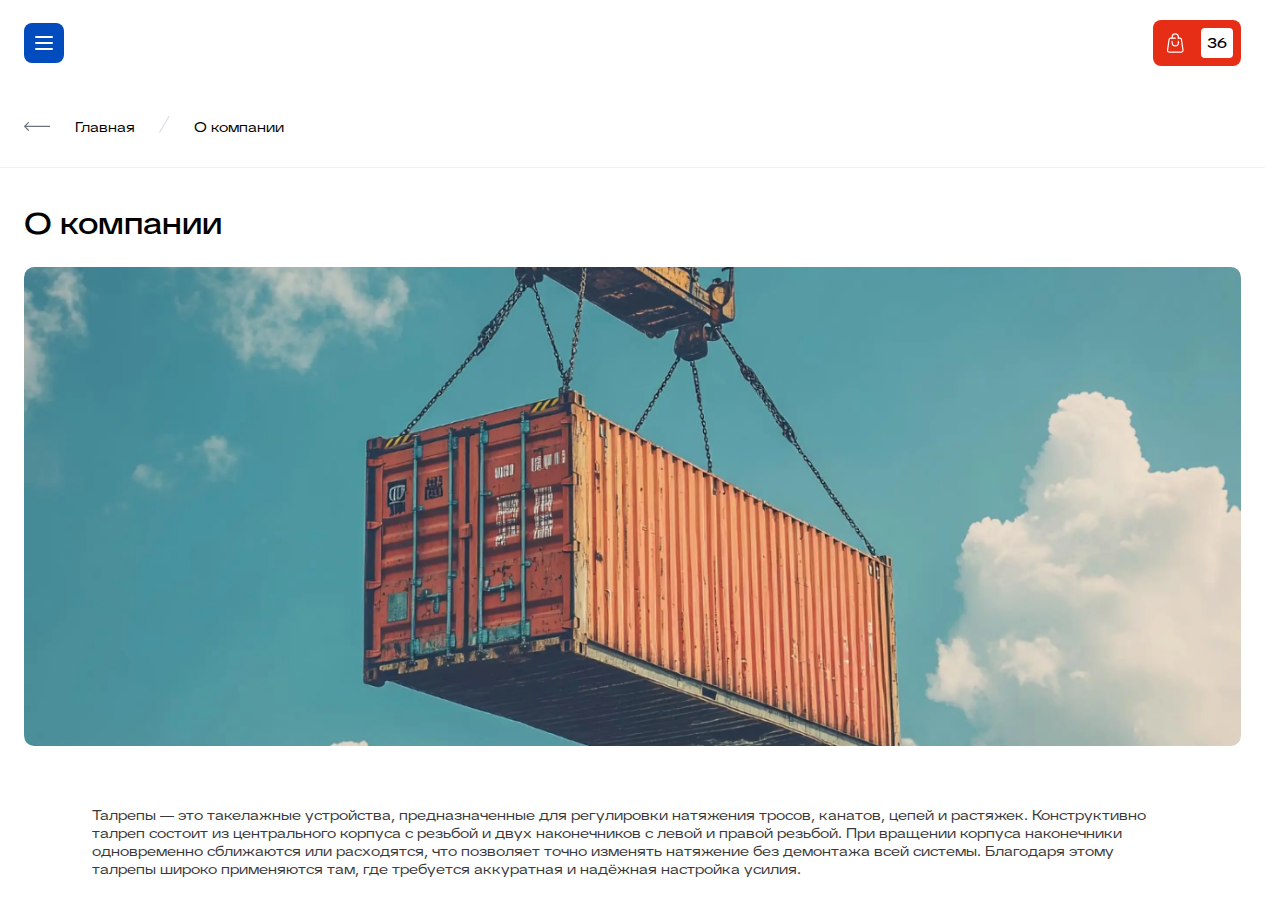
<file: about-us.html>
<!DOCTYPE html>
<html lang="ru">
<head>
	<meta charset="UTF-8">
	<meta http-equiv="X-UA-Compatible" content="IE=edge">
	<meta name="viewport" content="width=device-width, initial-scale=1.0">
	<title>ОРК</title>
	<link rel="stylesheet" href="css/style.min.css">
</head>

<body>
    <aside class="sidebar">
        <a href="/" class="sidebar__logo">
            <img src="images/logo.svg" alt="">
        </a>

        <div class="sidebar__inner">
            <div class="sidebar__body">
                <section class="sidebar__section">
                    <h3 class="sidebar__title">Такелажное оборудование</h3>
    
                    <nav class="sidebar__nav">
                        <ul class="sidebar__list">
                            <li class="sidebar__item">
                                <a href="#" class="sidebar__link">
                                    <span class="sidebar__icon">
                                        <svg width="24" height="24" viewBox="0 0 24 24" fill="none" xmlns="http://www.w3.org/2000/svg">
                                            <path d="M9.95455 19H9.5C8.39543 19 7.5 19.8954 7.5 21C7.5 22.1046 8.39543 23 9.5 23H14.5C15.6046 23 16.5 22.1046 16.5 21C16.5 19.8954 15.6046 19 14.5 19H14.0455" stroke="#6C7481" stroke-width="1.2" stroke-linecap="round"/>
                                            <rect x="4.6" y="16.4" width="8.8" height="14.8" rx="2.4" transform="rotate(-90 4.6 16.4)" stroke="#6C7481" stroke-width="1.2"/>
                                            <path d="M9.95455 5H9.5C8.39543 5 7.5 4.10457 7.5 3C7.5 1.89543 8.39543 1 9.5 1H14.5C15.6046 1 16.5 1.89543 16.5 3C16.5 4.10457 15.6046 5 14.5 5H14.0455" stroke="#6C7481" stroke-width="1.2" stroke-linecap="round"/>
                                            <path d="M7 12H17" stroke="#6C7481" stroke-width="1.2" stroke-linecap="round"/>
                                        </svg>
                                    </span>
                                    <span class="sidebar__text">Вертлюги</span>
                                </a>
                            </li>
                            
                            <li class="sidebar__item">
                                <a href="#" class="sidebar__link">
                                    <span class="sidebar__icon">
                                        <svg width="24" height="24" viewBox="0 0 24 24" fill="none" xmlns="http://www.w3.org/2000/svg">
                                            <path d="M4 22V10C4 5.58172 7.58172 2 12 2C16.4183 2 20 5.58172 20 10V22" stroke="#6C7481" stroke-width="1.2" stroke-linecap="round"/>
                                            <path d="M7 22V10C7 7.23858 9.23858 5 12 5C14.7614 5 17 7.23858 17 10V22" stroke="#6C7481" stroke-width="1.2" stroke-linecap="round"/>
                                            <path d="M1 17H3.5M7 17H15M20.5 17H23" stroke="#6C7481" stroke-width="1.2" stroke-linecap="round"/>
                                            <path d="M4 17H7M4 20H7" stroke="#6C7481" stroke-width="1.2" stroke-linecap="round"/>
                                            <path d="M17 17H20M17 20H20" stroke="#6C7481" stroke-width="1.2" stroke-linecap="round"/>
                                        </svg>
                                    </span>
                                    <span class="sidebar__text">Зажимы канатные</span>
                                </a>
                            </li>
    
                            <li class="sidebar__item">
                                <a href="#" class="sidebar__link">
                                    <span class="sidebar__icon">
                                        <svg width="24" height="24" viewBox="0 0 24 24" fill="none" xmlns="http://www.w3.org/2000/svg">
                                            <path d="M11.6022 22.1017C11.6022 22.1017 18.9767 17.0389 19.1017 9.63306C19.1017 5.4736 15.7441 2.10168 11.6022 2.10168C7.46039 2.10168 4.03257 5.4742 4.10276 9.63306C4.22775 17.0389 11.6022 22.1017 11.6022 22.1017Z" stroke="#6C7481" stroke-width="1.2" stroke-miterlimit="10" stroke-linecap="round" stroke-linejoin="round"/>
                                            <path d="M11.6021 22C11.6021 22 17.01 17.6967 17.1017 11.4017C17.1017 7.86613 14.6394 5 11.6021 5C8.56474 5 6.051 7.86663 6.10248 11.4017C6.19413 17.6967 11.6021 22 11.6021 22Z" stroke="#6C7481" stroke-width="1.2" stroke-miterlimit="10" stroke-linecap="round" stroke-linejoin="round"/>
                                        </svg>
                                    </span>
                                    <span class="sidebar__text">Коуши</span>
                                </a>
                            </li>
                        </ul>
                    </nav>
                </section>
    
                <section class="sidebar__section">
                    <h3 class="sidebar__title">Тросы, канаты, цепи</h3>
    
                    <nav class="sidebar__nav">
                        <ul class="sidebar__list">
                            <li class="sidebar__item">
                                <a href="#" class="sidebar__link">
                                    <span class="sidebar__icon">
                                        <svg width="24" height="24" viewBox="0 0 24 24" fill="none" xmlns="http://www.w3.org/2000/svg">
                                            <path d="M9.95455 19H9.5C8.39543 19 7.5 19.8954 7.5 21C7.5 22.1046 8.39543 23 9.5 23H14.5C15.6046 23 16.5 22.1046 16.5 21C16.5 19.8954 15.6046 19 14.5 19H14.0455" stroke="#6C7481" stroke-width="1.2" stroke-linecap="round"/>
                                            <rect x="4.6" y="16.4" width="8.8" height="14.8" rx="2.4" transform="rotate(-90 4.6 16.4)" stroke="#6C7481" stroke-width="1.2"/>
                                            <path d="M9.95455 5H9.5C8.39543 5 7.5 4.10457 7.5 3C7.5 1.89543 8.39543 1 9.5 1H14.5C15.6046 1 16.5 1.89543 16.5 3C16.5 4.10457 15.6046 5 14.5 5H14.0455" stroke="#6C7481" stroke-width="1.2" stroke-linecap="round"/>
                                            <path d="M7 12H17" stroke="#6C7481" stroke-width="1.2" stroke-linecap="round"/>
                                        </svg>
                                    </span>
                                    <span class="sidebar__text">Вертлюги</span>
                                </a>
                            </li>
                            
                            <li class="sidebar__item">
                                <a href="#" class="sidebar__link">
                                    <span class="sidebar__icon">
                                        <svg width="24" height="24" viewBox="0 0 24 24" fill="none" xmlns="http://www.w3.org/2000/svg">
                                            <path d="M4 22V10C4 5.58172 7.58172 2 12 2C16.4183 2 20 5.58172 20 10V22" stroke="#6C7481" stroke-width="1.2" stroke-linecap="round"/>
                                            <path d="M7 22V10C7 7.23858 9.23858 5 12 5C14.7614 5 17 7.23858 17 10V22" stroke="#6C7481" stroke-width="1.2" stroke-linecap="round"/>
                                            <path d="M1 17H3.5M7 17H15M20.5 17H23" stroke="#6C7481" stroke-width="1.2" stroke-linecap="round"/>
                                            <path d="M4 17H7M4 20H7" stroke="#6C7481" stroke-width="1.2" stroke-linecap="round"/>
                                            <path d="M17 17H20M17 20H20" stroke="#6C7481" stroke-width="1.2" stroke-linecap="round"/>
                                        </svg>
                                    </span>
                                    <span class="sidebar__text">Зажимы канатные</span>
                                </a>
                            </li>
    
                            <li class="sidebar__item">
                                <a href="#" class="sidebar__link">
                                    <span class="sidebar__icon">
                                        <svg width="24" height="24" viewBox="0 0 24 24" fill="none" xmlns="http://www.w3.org/2000/svg">
                                            <path d="M11.6022 22.1017C11.6022 22.1017 18.9767 17.0389 19.1017 9.63306C19.1017 5.4736 15.7441 2.10168 11.6022 2.10168C7.46039 2.10168 4.03257 5.4742 4.10276 9.63306C4.22775 17.0389 11.6022 22.1017 11.6022 22.1017Z" stroke="#6C7481" stroke-width="1.2" stroke-miterlimit="10" stroke-linecap="round" stroke-linejoin="round"/>
                                            <path d="M11.6021 22C11.6021 22 17.01 17.6967 17.1017 11.4017C17.1017 7.86613 14.6394 5 11.6021 5C8.56474 5 6.051 7.86663 6.10248 11.4017C6.19413 17.6967 11.6021 22 11.6021 22Z" stroke="#6C7481" stroke-width="1.2" stroke-miterlimit="10" stroke-linecap="round" stroke-linejoin="round"/>
                                        </svg>
                                    </span>
                                    <span class="sidebar__text">Коуши</span>
                                </a>
                            </li>
                        </ul>
                    </nav>
                </section>

                <section class="sidebar__section">
                    <h3 class="sidebar__title">Грузовые стропы</h3>
    
                    <nav class="sidebar__nav">
                        <ul class="sidebar__list">
                            <li class="sidebar__item">
                                <a href="#" class="sidebar__link">
                                    <span class="sidebar__icon">
                                        <svg width="24" height="24" viewBox="0 0 24 24" fill="none" xmlns="http://www.w3.org/2000/svg">
                                            <path d="M9.95455 19H9.5C8.39543 19 7.5 19.8954 7.5 21C7.5 22.1046 8.39543 23 9.5 23H14.5C15.6046 23 16.5 22.1046 16.5 21C16.5 19.8954 15.6046 19 14.5 19H14.0455" stroke="#6C7481" stroke-width="1.2" stroke-linecap="round"/>
                                            <rect x="4.6" y="16.4" width="8.8" height="14.8" rx="2.4" transform="rotate(-90 4.6 16.4)" stroke="#6C7481" stroke-width="1.2"/>
                                            <path d="M9.95455 5H9.5C8.39543 5 7.5 4.10457 7.5 3C7.5 1.89543 8.39543 1 9.5 1H14.5C15.6046 1 16.5 1.89543 16.5 3C16.5 4.10457 15.6046 5 14.5 5H14.0455" stroke="#6C7481" stroke-width="1.2" stroke-linecap="round"/>
                                            <path d="M7 12H17" stroke="#6C7481" stroke-width="1.2" stroke-linecap="round"/>
                                        </svg>
                                    </span>
                                    <span class="sidebar__text">Вертлюги</span>
                                </a>
                            </li>
                            
                            <li class="sidebar__item">
                                <a href="#" class="sidebar__link">
                                    <span class="sidebar__icon">
                                        <svg width="24" height="24" viewBox="0 0 24 24" fill="none" xmlns="http://www.w3.org/2000/svg">
                                            <path d="M4 22V10C4 5.58172 7.58172 2 12 2C16.4183 2 20 5.58172 20 10V22" stroke="#6C7481" stroke-width="1.2" stroke-linecap="round"/>
                                            <path d="M7 22V10C7 7.23858 9.23858 5 12 5C14.7614 5 17 7.23858 17 10V22" stroke="#6C7481" stroke-width="1.2" stroke-linecap="round"/>
                                            <path d="M1 17H3.5M7 17H15M20.5 17H23" stroke="#6C7481" stroke-width="1.2" stroke-linecap="round"/>
                                            <path d="M4 17H7M4 20H7" stroke="#6C7481" stroke-width="1.2" stroke-linecap="round"/>
                                            <path d="M17 17H20M17 20H20" stroke="#6C7481" stroke-width="1.2" stroke-linecap="round"/>
                                        </svg>
                                    </span>
                                    <span class="sidebar__text">Зажимы канатные</span>
                                </a>
                            </li>
    
                            <li class="sidebar__item">
                                <a href="#" class="sidebar__link">
                                    <span class="sidebar__icon">
                                        <svg width="24" height="24" viewBox="0 0 24 24" fill="none" xmlns="http://www.w3.org/2000/svg">
                                            <path d="M11.6022 22.1017C11.6022 22.1017 18.9767 17.0389 19.1017 9.63306C19.1017 5.4736 15.7441 2.10168 11.6022 2.10168C7.46039 2.10168 4.03257 5.4742 4.10276 9.63306C4.22775 17.0389 11.6022 22.1017 11.6022 22.1017Z" stroke="#6C7481" stroke-width="1.2" stroke-miterlimit="10" stroke-linecap="round" stroke-linejoin="round"/>
                                            <path d="M11.6021 22C11.6021 22 17.01 17.6967 17.1017 11.4017C17.1017 7.86613 14.6394 5 11.6021 5C8.56474 5 6.051 7.86663 6.10248 11.4017C6.19413 17.6967 11.6021 22 11.6021 22Z" stroke="#6C7481" stroke-width="1.2" stroke-miterlimit="10" stroke-linecap="round" stroke-linejoin="round"/>
                                        </svg>
                                    </span>
                                    <span class="sidebar__text">Коуши</span>
                                </a>
                            </li>
                        </ul>
                    </nav>
                </section>

                <section class="sidebar__section">
                    <h3 class="sidebar__title">Грузовые стропы</h3>
    
                    <nav class="sidebar__nav">
                        <ul class="sidebar__list">
                            <li class="sidebar__item">
                                <a href="#" class="sidebar__link">
                                    <span class="sidebar__icon">
                                        <svg width="24" height="24" viewBox="0 0 24 24" fill="none" xmlns="http://www.w3.org/2000/svg">
                                            <path d="M9.95455 19H9.5C8.39543 19 7.5 19.8954 7.5 21C7.5 22.1046 8.39543 23 9.5 23H14.5C15.6046 23 16.5 22.1046 16.5 21C16.5 19.8954 15.6046 19 14.5 19H14.0455" stroke="#6C7481" stroke-width="1.2" stroke-linecap="round"/>
                                            <rect x="4.6" y="16.4" width="8.8" height="14.8" rx="2.4" transform="rotate(-90 4.6 16.4)" stroke="#6C7481" stroke-width="1.2"/>
                                            <path d="M9.95455 5H9.5C8.39543 5 7.5 4.10457 7.5 3C7.5 1.89543 8.39543 1 9.5 1H14.5C15.6046 1 16.5 1.89543 16.5 3C16.5 4.10457 15.6046 5 14.5 5H14.0455" stroke="#6C7481" stroke-width="1.2" stroke-linecap="round"/>
                                            <path d="M7 12H17" stroke="#6C7481" stroke-width="1.2" stroke-linecap="round"/>
                                        </svg>
                                    </span>
                                    <span class="sidebar__text">Вертлюги</span>
                                </a>
                            </li>
                            
                            <li class="sidebar__item">
                                <a href="#" class="sidebar__link">
                                    <span class="sidebar__icon">
                                        <svg width="24" height="24" viewBox="0 0 24 24" fill="none" xmlns="http://www.w3.org/2000/svg">
                                            <path d="M4 22V10C4 5.58172 7.58172 2 12 2C16.4183 2 20 5.58172 20 10V22" stroke="#6C7481" stroke-width="1.2" stroke-linecap="round"/>
                                            <path d="M7 22V10C7 7.23858 9.23858 5 12 5C14.7614 5 17 7.23858 17 10V22" stroke="#6C7481" stroke-width="1.2" stroke-linecap="round"/>
                                            <path d="M1 17H3.5M7 17H15M20.5 17H23" stroke="#6C7481" stroke-width="1.2" stroke-linecap="round"/>
                                            <path d="M4 17H7M4 20H7" stroke="#6C7481" stroke-width="1.2" stroke-linecap="round"/>
                                            <path d="M17 17H20M17 20H20" stroke="#6C7481" stroke-width="1.2" stroke-linecap="round"/>
                                        </svg>
                                    </span>
                                    <span class="sidebar__text">Зажимы канатные</span>
                                </a>
                            </li>
    
                            <li class="sidebar__item">
                                <a href="#" class="sidebar__link">
                                    <span class="sidebar__icon">
                                        <svg width="24" height="24" viewBox="0 0 24 24" fill="none" xmlns="http://www.w3.org/2000/svg">
                                            <path d="M11.6022 22.1017C11.6022 22.1017 18.9767 17.0389 19.1017 9.63306C19.1017 5.4736 15.7441 2.10168 11.6022 2.10168C7.46039 2.10168 4.03257 5.4742 4.10276 9.63306C4.22775 17.0389 11.6022 22.1017 11.6022 22.1017Z" stroke="#6C7481" stroke-width="1.2" stroke-miterlimit="10" stroke-linecap="round" stroke-linejoin="round"/>
                                            <path d="M11.6021 22C11.6021 22 17.01 17.6967 17.1017 11.4017C17.1017 7.86613 14.6394 5 11.6021 5C8.56474 5 6.051 7.86663 6.10248 11.4017C6.19413 17.6967 11.6021 22 11.6021 22Z" stroke="#6C7481" stroke-width="1.2" stroke-miterlimit="10" stroke-linecap="round" stroke-linejoin="round"/>
                                        </svg>
                                    </span>
                                    <span class="sidebar__text">Коуши</span>
                                </a>
                            </li>
                        </ul>
                    </nav>
                </section>

                <section class="sidebar__section">
                    <h3 class="sidebar__title">Грузовые стропы</h3>
    
                    <nav class="sidebar__nav">
                        <ul class="sidebar__list">
                            <li class="sidebar__item">
                                <a href="#" class="sidebar__link">
                                    <span class="sidebar__icon">
                                        <svg width="24" height="24" viewBox="0 0 24 24" fill="none" xmlns="http://www.w3.org/2000/svg">
                                            <path d="M9.95455 19H9.5C8.39543 19 7.5 19.8954 7.5 21C7.5 22.1046 8.39543 23 9.5 23H14.5C15.6046 23 16.5 22.1046 16.5 21C16.5 19.8954 15.6046 19 14.5 19H14.0455" stroke="#6C7481" stroke-width="1.2" stroke-linecap="round"/>
                                            <rect x="4.6" y="16.4" width="8.8" height="14.8" rx="2.4" transform="rotate(-90 4.6 16.4)" stroke="#6C7481" stroke-width="1.2"/>
                                            <path d="M9.95455 5H9.5C8.39543 5 7.5 4.10457 7.5 3C7.5 1.89543 8.39543 1 9.5 1H14.5C15.6046 1 16.5 1.89543 16.5 3C16.5 4.10457 15.6046 5 14.5 5H14.0455" stroke="#6C7481" stroke-width="1.2" stroke-linecap="round"/>
                                            <path d="M7 12H17" stroke="#6C7481" stroke-width="1.2" stroke-linecap="round"/>
                                        </svg>
                                    </span>
                                    <span class="sidebar__text">Вертлюги</span>
                                </a>
                            </li>
                            
                            <li class="sidebar__item">
                                <a href="#" class="sidebar__link">
                                    <span class="sidebar__icon">
                                        <svg width="24" height="24" viewBox="0 0 24 24" fill="none" xmlns="http://www.w3.org/2000/svg">
                                            <path d="M4 22V10C4 5.58172 7.58172 2 12 2C16.4183 2 20 5.58172 20 10V22" stroke="#6C7481" stroke-width="1.2" stroke-linecap="round"/>
                                            <path d="M7 22V10C7 7.23858 9.23858 5 12 5C14.7614 5 17 7.23858 17 10V22" stroke="#6C7481" stroke-width="1.2" stroke-linecap="round"/>
                                            <path d="M1 17H3.5M7 17H15M20.5 17H23" stroke="#6C7481" stroke-width="1.2" stroke-linecap="round"/>
                                            <path d="M4 17H7M4 20H7" stroke="#6C7481" stroke-width="1.2" stroke-linecap="round"/>
                                            <path d="M17 17H20M17 20H20" stroke="#6C7481" stroke-width="1.2" stroke-linecap="round"/>
                                        </svg>
                                    </span>
                                    <span class="sidebar__text">Зажимы канатные</span>
                                </a>
                            </li>
    
                            <li class="sidebar__item">
                                <a href="#" class="sidebar__link">
                                    <span class="sidebar__icon">
                                        <svg width="24" height="24" viewBox="0 0 24 24" fill="none" xmlns="http://www.w3.org/2000/svg">
                                            <path d="M11.6022 22.1017C11.6022 22.1017 18.9767 17.0389 19.1017 9.63306C19.1017 5.4736 15.7441 2.10168 11.6022 2.10168C7.46039 2.10168 4.03257 5.4742 4.10276 9.63306C4.22775 17.0389 11.6022 22.1017 11.6022 22.1017Z" stroke="#6C7481" stroke-width="1.2" stroke-miterlimit="10" stroke-linecap="round" stroke-linejoin="round"/>
                                            <path d="M11.6021 22C11.6021 22 17.01 17.6967 17.1017 11.4017C17.1017 7.86613 14.6394 5 11.6021 5C8.56474 5 6.051 7.86663 6.10248 11.4017C6.19413 17.6967 11.6021 22 11.6021 22Z" stroke="#6C7481" stroke-width="1.2" stroke-miterlimit="10" stroke-linecap="round" stroke-linejoin="round"/>
                                        </svg>
                                    </span>
                                    <span class="sidebar__text">Коуши</span>
                                </a>
                            </li>
                        </ul>
                    </nav>
                </section>
            </div>
        </div>

        <button class="sidebar__btn btn">
            Заявка на консультацию
        </button>
    </aside>

    <div class="app-content">
        <header class="header">
            <div class="container">
                <div class="header__top">
                    <button type="button" class="header__menu-btn"></button>

                    <a href="/" class="header__logo">
                        <img src="images/logo.svg" alt="">
                    </a>
                    
                    <div class="header__location">
                        <div class="header__location-current">
                            Москва
                        </div>

                        <ul class="header__location-list">
                            <li>
                                Санкт-Петербург
                            </li>
                            <li>
                                Волгоград
                            </li>
                        </ul>
                    </div>

                    <a href="tel:+79998110078" class="header__call">
                        +7 (999) 811-00-78
                    </a>

                    <div class="header__email">
                        <span>
                            Отправьте заявку:
                        </span>
                        <a href="mailto:info@orcline.ru">
                            info@orcline.ru
                        </a>
                    </div>

                    <div class="header__btns">
                        <button class="header__btn">
                            Быстрый заказ
                        </button>

                        <button class="header__btn">
                            Заказать звонок
                        </button>

                        <a href="#" class="header__cart">
                            Корзина
                            <span class="header__cart-count">
                                36
                            </span>
                        </a>
                    </div>
                </div>

                <div class="header__nav">
                    <button class="header__search-btn">
                        <svg width="24" height="24" viewBox="0 0 24 24" fill="none" xmlns="http://www.w3.org/2000/svg">
                            <path d="M1.99915 10.0935C1.99915 14.5635 5.62274 18.1871 10.0926 18.1871C14.5625 18.1871 18.1861 14.5635 18.1861 10.0935C18.1861 5.62361 14.5625 2 10.0926 2C5.62274 2 1.99915 5.62361 1.99915 10.0935Z" stroke="#6C7481" stroke-width="1.2" stroke-miterlimit="10" stroke-linecap="round" stroke-linejoin="round" />
                            <path d="M22 22.0174L18.2075 18.2248" stroke="#6C7481" stroke-width="1.2" stroke-miterlimit="10" stroke-linecap="round" stroke-linejoin="round" />
                        </svg>
                    </button>

                    <a href="#" class="header__catalog">
                        Каталог
                    </a>

                    <nav>
                        <ul class="header__menu">
                            <li>
                                <a href="#">
                                    Услуги
                                </a>
                            </li>

                            <li>
                                <a href="#">
                                    Доставка и оплата
                                </a>
                            </li>

                            <li>
                                <a href="#">
                                    О компании
                                </a>
                            </li>

                            <li>
                                <a href="#">
                                    Контакты
                                </a>
                            </li>
                        </ul>
                    </nav>
                </div>
            </div>
        </header>

        <main>
            <div class="breadcrumbs">
                <div class="container">
                    <div class="breadcrumbs__nav">
                        <a href="/">
                            <svg width="27" height="9" viewBox="0 0 27 9" fill="none" xmlns="http://www.w3.org/2000/svg">
                                <path d="M25.6001 5.01838C25.9315 5.01838 26.2001 4.74975 26.2001 4.41838C26.2001 4.08701 25.9315 3.81838 25.6001 3.81838V4.41838V5.01838ZM0.175834 3.99412C-0.058481 4.22843 -0.058481 4.60833 0.175834 4.84264L3.99421 8.66102C4.22852 8.89534 4.60842 8.89534 4.84274 8.66102C5.07705 8.42671 5.07705 8.04681 4.84274 7.81249L1.44863 4.41838L4.84274 1.02427C5.07705 0.789953 5.07705 0.410055 4.84274 0.17574C4.60842 -0.0585747 4.22852 -0.0585747 3.99421 0.17574L0.175834 3.99412ZM25.6001 4.41838V3.81838H0.600098V4.41838V5.01838H25.6001V4.41838Z" fill="#6C7481"/>
                            </svg>
                            Главная
                        </a>

                        <span>
                            <svg width="11" height="17" viewBox="0 0 11 17" fill="none" xmlns="http://www.w3.org/2000/svg">
                                <rect y="16.4874" width="19.0909" height="1" transform="rotate(-59.7261 0 16.4874)" fill="#D1DAE3" />
                            </svg>
                        </span>

                        <p>
                            О компании
                        </p>
                    </div>
                </div>
            </div>

            <section class="about-us">
                <div class="container">
                    <div class="about-us__inner">
                        <h1 class="title-section">
                            О компании
                        </h1>

                        <img src="images/about-us.webp" alt="" class="about-us__img">

                        <div class="about-us__body">
                            <p>
                                Талрепы — это такелажные устройства, предназначенные для регулировки натяжения тросов, канатов, цепей и растяжек. Конструктивно талреп состоит из центрального корпуса с резьбой и двух наконечников с левой и правой резьбой. При вращении корпуса наконечники одновременно сближаются или расходятся, что позволяет точно изменять натяжение без демонтажа всей системы. Благодаря этому талрепы широко применяются там, где требуется аккуратная и надёжная настройка усилия.
                            </p>

                            <p>
                                Существует несколько видов талрепов, которые различаются по типу наконечников: крюк–крюк, вилка–вилка, крюк–вилка, кольцо–кольцо и другие комбинации. Выбор зависит от условий эксплуатации и требований к надёжности соединения. Например, вилочные талрепы считаются более безопасными и подходят для постоянных нагрузок, тогда как крюковые удобны для временных или быстроразъёмных соединений. Также талрепы отличаются по размеру, типу резьбы и допустимой нагрузке.
                            </p>

                            <p>
                                Талрепы применяются в строительстве, судо- и яхтостроении, сценическом и выставочном оборудовании, а также в инженерных и бытовых конструкциях. С их помощью натягивают вантовые системы, мачты, тросовые ограждения, навесы и различные металлические конструкции. В профессиональной среде талрепы ценят за точность регулировки, компактность и возможность длительной эксплуатации под нагрузкой при правильном подборе.
                            </p>

                            <p>
                                При выборе талрепа важно учитывать материал изготовления и рабочие характеристики. Оцинкованные талрепы подходят для уличных условий, нержавеющие — для влажной и агрессивной среды, а стальные без покрытия чаще используют внутри помещений. Также необходимо соблюдать запас прочности и не превышать допустимую рабочую нагрузку, так как от правильного подбора и установки талрепа напрямую зависит безопасность всей конструкции.
                            </p>
                        </div>
                    </div>
                </div>
            </section>
        </main>

        <footer class="footer">
            <div class="container">
                <div class="footer__inner">
                    <header class="footer__header">
                        <a href="/" class="footer__header-logo">
                            <img src="images/logo-white.svg" alt="">
                        </a>

                        <nav>
                            <ul class="footer__menu">
                                <li>
                                    <a href="#">
                                        Каталог
                                    </a>
                                </li>

                                <li>
                                    <a href="#">
                                        Услуги
                                    </a>
                                </li>

                                <li>
                                    <a href="#">
                                        Доставка и оплата
                                    </a>
                                </li>

                                <li>
                                    <a href="#">
                                        О компании
                                    </a>
                                </li>

                                <li>
                                    <a href="#">
                                        Контакты
                                    </a>
                                </li>
                            </ul>
                        </nav>
                    </header>

                    <div class="footer__contacts">
                        <div class="footer__call-wrapper">
                            <a href="tel:+79998110078" class="footer__call">
                                +7 (999) 811-00-78
                            </a>

                            <button class="footer__call-btn">
                                Заказать звонок
                            </button>
                        </div>

                        <a href="mailto:info@orcline.ru" class="footer__email">
                            info@orcline.ru
                        </a>
                    </div>

                    <div class="footer__info">
                        <div class="footer__address">
                            Склад: 140009, Московская область, г. Люберцы,<br>
                            дачный поселок Красково, Ново-Марусинский проезд, д.8с1
                        </div>

                        <nav>
                            <ul>
                                <li>
                                    <a href="#">
                                        Пользовательское соглашение
                                    </a>
                                </li>
                                <li>
                                    <a href="#">
                                        Политика в отношении обработки персональных данных
                                    </a>
                                </li>
                            </ul>
                        </nav>
                    </div>

                    <div class="footer__bottom">
                        <div class="footer__copyright">
                            <p>
                                © 2026 Открытая региональная компания
                            </p>
                        </div>

                        <div class="footer__mark">
                            <p>
                                Цены на сайте не являются публичной офертой, определяемой положениями ч. 2 ст. 437 Гражданского кодекса Российской Федерации. Конечная стоимость рассчитывается индивидуально, исходя из количества заказываемых товаров, их наличия на наших складах, способа и места доставки.
                            </p>
                        </div>
                    </div>
                </div>
            </div>
        </footer>
    </div>

	<script src="js/swiper-bundle.min.js"></script>
	<script src="js/main.js"></script>
</body>
</html>
</file>
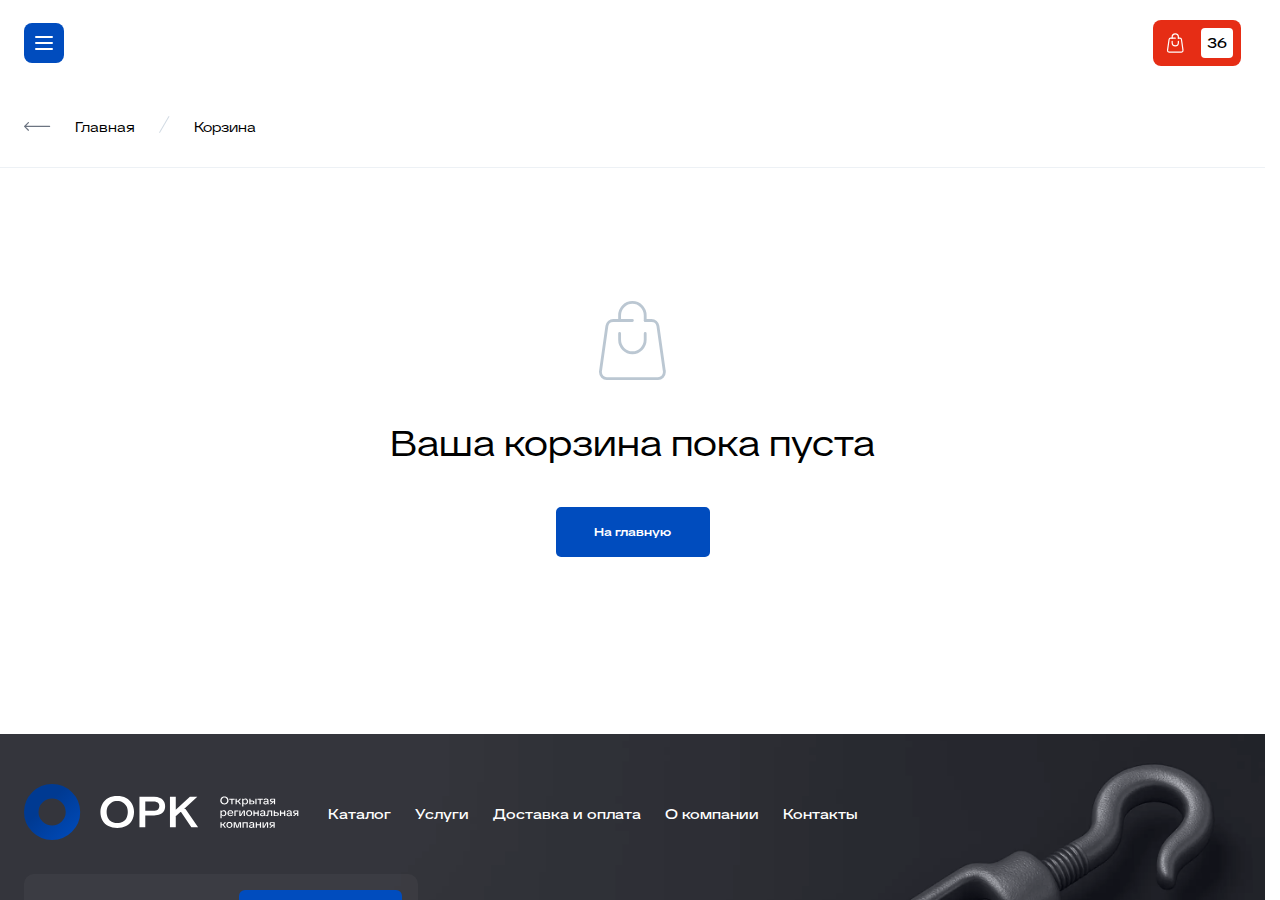
<file: cart-empty.html>
<!DOCTYPE html>
<html lang="ru">
<head>
	<meta charset="UTF-8">
	<meta http-equiv="X-UA-Compatible" content="IE=edge">
	<meta name="viewport" content="width=device-width, initial-scale=1.0">
	<title>ОРК</title>
	<link rel="stylesheet" href="css/style.min.css">
</head>

<body>
    <aside class="sidebar">
        <a href="/" class="sidebar__logo">
            <img src="images/logo.svg" alt="">
        </a>

        <div class="sidebar__inner">
            <div class="sidebar__body">
                <section class="sidebar__section">
                    <h3 class="sidebar__title">Такелажное оборудование</h3>
    
                    <nav class="sidebar__nav">
                        <ul class="sidebar__list">
                            <li class="sidebar__item">
                                <a href="#" class="sidebar__link">
                                    <span class="sidebar__icon">
                                        <svg width="24" height="24" viewBox="0 0 24 24" fill="none" xmlns="http://www.w3.org/2000/svg">
                                            <path d="M9.95455 19H9.5C8.39543 19 7.5 19.8954 7.5 21C7.5 22.1046 8.39543 23 9.5 23H14.5C15.6046 23 16.5 22.1046 16.5 21C16.5 19.8954 15.6046 19 14.5 19H14.0455" stroke="#6C7481" stroke-width="1.2" stroke-linecap="round"/>
                                            <rect x="4.6" y="16.4" width="8.8" height="14.8" rx="2.4" transform="rotate(-90 4.6 16.4)" stroke="#6C7481" stroke-width="1.2"/>
                                            <path d="M9.95455 5H9.5C8.39543 5 7.5 4.10457 7.5 3C7.5 1.89543 8.39543 1 9.5 1H14.5C15.6046 1 16.5 1.89543 16.5 3C16.5 4.10457 15.6046 5 14.5 5H14.0455" stroke="#6C7481" stroke-width="1.2" stroke-linecap="round"/>
                                            <path d="M7 12H17" stroke="#6C7481" stroke-width="1.2" stroke-linecap="round"/>
                                        </svg>
                                    </span>
                                    <span class="sidebar__text">Вертлюги</span>
                                </a>
                            </li>
                            
                            <li class="sidebar__item">
                                <a href="#" class="sidebar__link">
                                    <span class="sidebar__icon">
                                        <svg width="24" height="24" viewBox="0 0 24 24" fill="none" xmlns="http://www.w3.org/2000/svg">
                                            <path d="M4 22V10C4 5.58172 7.58172 2 12 2C16.4183 2 20 5.58172 20 10V22" stroke="#6C7481" stroke-width="1.2" stroke-linecap="round"/>
                                            <path d="M7 22V10C7 7.23858 9.23858 5 12 5C14.7614 5 17 7.23858 17 10V22" stroke="#6C7481" stroke-width="1.2" stroke-linecap="round"/>
                                            <path d="M1 17H3.5M7 17H15M20.5 17H23" stroke="#6C7481" stroke-width="1.2" stroke-linecap="round"/>
                                            <path d="M4 17H7M4 20H7" stroke="#6C7481" stroke-width="1.2" stroke-linecap="round"/>
                                            <path d="M17 17H20M17 20H20" stroke="#6C7481" stroke-width="1.2" stroke-linecap="round"/>
                                        </svg>
                                    </span>
                                    <span class="sidebar__text">Зажимы канатные</span>
                                </a>
                            </li>
    
                            <li class="sidebar__item">
                                <a href="#" class="sidebar__link">
                                    <span class="sidebar__icon">
                                        <svg width="24" height="24" viewBox="0 0 24 24" fill="none" xmlns="http://www.w3.org/2000/svg">
                                            <path d="M11.6022 22.1017C11.6022 22.1017 18.9767 17.0389 19.1017 9.63306C19.1017 5.4736 15.7441 2.10168 11.6022 2.10168C7.46039 2.10168 4.03257 5.4742 4.10276 9.63306C4.22775 17.0389 11.6022 22.1017 11.6022 22.1017Z" stroke="#6C7481" stroke-width="1.2" stroke-miterlimit="10" stroke-linecap="round" stroke-linejoin="round"/>
                                            <path d="M11.6021 22C11.6021 22 17.01 17.6967 17.1017 11.4017C17.1017 7.86613 14.6394 5 11.6021 5C8.56474 5 6.051 7.86663 6.10248 11.4017C6.19413 17.6967 11.6021 22 11.6021 22Z" stroke="#6C7481" stroke-width="1.2" stroke-miterlimit="10" stroke-linecap="round" stroke-linejoin="round"/>
                                        </svg>
                                    </span>
                                    <span class="sidebar__text">Коуши</span>
                                </a>
                            </li>
                        </ul>
                    </nav>
                </section>
    
                <section class="sidebar__section">
                    <h3 class="sidebar__title">Тросы, канаты, цепи</h3>
    
                    <nav class="sidebar__nav">
                        <ul class="sidebar__list">
                            <li class="sidebar__item">
                                <a href="#" class="sidebar__link">
                                    <span class="sidebar__icon">
                                        <svg width="24" height="24" viewBox="0 0 24 24" fill="none" xmlns="http://www.w3.org/2000/svg">
                                            <path d="M9.95455 19H9.5C8.39543 19 7.5 19.8954 7.5 21C7.5 22.1046 8.39543 23 9.5 23H14.5C15.6046 23 16.5 22.1046 16.5 21C16.5 19.8954 15.6046 19 14.5 19H14.0455" stroke="#6C7481" stroke-width="1.2" stroke-linecap="round"/>
                                            <rect x="4.6" y="16.4" width="8.8" height="14.8" rx="2.4" transform="rotate(-90 4.6 16.4)" stroke="#6C7481" stroke-width="1.2"/>
                                            <path d="M9.95455 5H9.5C8.39543 5 7.5 4.10457 7.5 3C7.5 1.89543 8.39543 1 9.5 1H14.5C15.6046 1 16.5 1.89543 16.5 3C16.5 4.10457 15.6046 5 14.5 5H14.0455" stroke="#6C7481" stroke-width="1.2" stroke-linecap="round"/>
                                            <path d="M7 12H17" stroke="#6C7481" stroke-width="1.2" stroke-linecap="round"/>
                                        </svg>
                                    </span>
                                    <span class="sidebar__text">Вертлюги</span>
                                </a>
                            </li>
                            
                            <li class="sidebar__item">
                                <a href="#" class="sidebar__link">
                                    <span class="sidebar__icon">
                                        <svg width="24" height="24" viewBox="0 0 24 24" fill="none" xmlns="http://www.w3.org/2000/svg">
                                            <path d="M4 22V10C4 5.58172 7.58172 2 12 2C16.4183 2 20 5.58172 20 10V22" stroke="#6C7481" stroke-width="1.2" stroke-linecap="round"/>
                                            <path d="M7 22V10C7 7.23858 9.23858 5 12 5C14.7614 5 17 7.23858 17 10V22" stroke="#6C7481" stroke-width="1.2" stroke-linecap="round"/>
                                            <path d="M1 17H3.5M7 17H15M20.5 17H23" stroke="#6C7481" stroke-width="1.2" stroke-linecap="round"/>
                                            <path d="M4 17H7M4 20H7" stroke="#6C7481" stroke-width="1.2" stroke-linecap="round"/>
                                            <path d="M17 17H20M17 20H20" stroke="#6C7481" stroke-width="1.2" stroke-linecap="round"/>
                                        </svg>
                                    </span>
                                    <span class="sidebar__text">Зажимы канатные</span>
                                </a>
                            </li>
    
                            <li class="sidebar__item">
                                <a href="#" class="sidebar__link">
                                    <span class="sidebar__icon">
                                        <svg width="24" height="24" viewBox="0 0 24 24" fill="none" xmlns="http://www.w3.org/2000/svg">
                                            <path d="M11.6022 22.1017C11.6022 22.1017 18.9767 17.0389 19.1017 9.63306C19.1017 5.4736 15.7441 2.10168 11.6022 2.10168C7.46039 2.10168 4.03257 5.4742 4.10276 9.63306C4.22775 17.0389 11.6022 22.1017 11.6022 22.1017Z" stroke="#6C7481" stroke-width="1.2" stroke-miterlimit="10" stroke-linecap="round" stroke-linejoin="round"/>
                                            <path d="M11.6021 22C11.6021 22 17.01 17.6967 17.1017 11.4017C17.1017 7.86613 14.6394 5 11.6021 5C8.56474 5 6.051 7.86663 6.10248 11.4017C6.19413 17.6967 11.6021 22 11.6021 22Z" stroke="#6C7481" stroke-width="1.2" stroke-miterlimit="10" stroke-linecap="round" stroke-linejoin="round"/>
                                        </svg>
                                    </span>
                                    <span class="sidebar__text">Коуши</span>
                                </a>
                            </li>
                        </ul>
                    </nav>
                </section>

                <section class="sidebar__section">
                    <h3 class="sidebar__title">Грузовые стропы</h3>
    
                    <nav class="sidebar__nav">
                        <ul class="sidebar__list">
                            <li class="sidebar__item">
                                <a href="#" class="sidebar__link">
                                    <span class="sidebar__icon">
                                        <svg width="24" height="24" viewBox="0 0 24 24" fill="none" xmlns="http://www.w3.org/2000/svg">
                                            <path d="M9.95455 19H9.5C8.39543 19 7.5 19.8954 7.5 21C7.5 22.1046 8.39543 23 9.5 23H14.5C15.6046 23 16.5 22.1046 16.5 21C16.5 19.8954 15.6046 19 14.5 19H14.0455" stroke="#6C7481" stroke-width="1.2" stroke-linecap="round"/>
                                            <rect x="4.6" y="16.4" width="8.8" height="14.8" rx="2.4" transform="rotate(-90 4.6 16.4)" stroke="#6C7481" stroke-width="1.2"/>
                                            <path d="M9.95455 5H9.5C8.39543 5 7.5 4.10457 7.5 3C7.5 1.89543 8.39543 1 9.5 1H14.5C15.6046 1 16.5 1.89543 16.5 3C16.5 4.10457 15.6046 5 14.5 5H14.0455" stroke="#6C7481" stroke-width="1.2" stroke-linecap="round"/>
                                            <path d="M7 12H17" stroke="#6C7481" stroke-width="1.2" stroke-linecap="round"/>
                                        </svg>
                                    </span>
                                    <span class="sidebar__text">Вертлюги</span>
                                </a>
                            </li>
                            
                            <li class="sidebar__item">
                                <a href="#" class="sidebar__link">
                                    <span class="sidebar__icon">
                                        <svg width="24" height="24" viewBox="0 0 24 24" fill="none" xmlns="http://www.w3.org/2000/svg">
                                            <path d="M4 22V10C4 5.58172 7.58172 2 12 2C16.4183 2 20 5.58172 20 10V22" stroke="#6C7481" stroke-width="1.2" stroke-linecap="round"/>
                                            <path d="M7 22V10C7 7.23858 9.23858 5 12 5C14.7614 5 17 7.23858 17 10V22" stroke="#6C7481" stroke-width="1.2" stroke-linecap="round"/>
                                            <path d="M1 17H3.5M7 17H15M20.5 17H23" stroke="#6C7481" stroke-width="1.2" stroke-linecap="round"/>
                                            <path d="M4 17H7M4 20H7" stroke="#6C7481" stroke-width="1.2" stroke-linecap="round"/>
                                            <path d="M17 17H20M17 20H20" stroke="#6C7481" stroke-width="1.2" stroke-linecap="round"/>
                                        </svg>
                                    </span>
                                    <span class="sidebar__text">Зажимы канатные</span>
                                </a>
                            </li>
    
                            <li class="sidebar__item">
                                <a href="#" class="sidebar__link">
                                    <span class="sidebar__icon">
                                        <svg width="24" height="24" viewBox="0 0 24 24" fill="none" xmlns="http://www.w3.org/2000/svg">
                                            <path d="M11.6022 22.1017C11.6022 22.1017 18.9767 17.0389 19.1017 9.63306C19.1017 5.4736 15.7441 2.10168 11.6022 2.10168C7.46039 2.10168 4.03257 5.4742 4.10276 9.63306C4.22775 17.0389 11.6022 22.1017 11.6022 22.1017Z" stroke="#6C7481" stroke-width="1.2" stroke-miterlimit="10" stroke-linecap="round" stroke-linejoin="round"/>
                                            <path d="M11.6021 22C11.6021 22 17.01 17.6967 17.1017 11.4017C17.1017 7.86613 14.6394 5 11.6021 5C8.56474 5 6.051 7.86663 6.10248 11.4017C6.19413 17.6967 11.6021 22 11.6021 22Z" stroke="#6C7481" stroke-width="1.2" stroke-miterlimit="10" stroke-linecap="round" stroke-linejoin="round"/>
                                        </svg>
                                    </span>
                                    <span class="sidebar__text">Коуши</span>
                                </a>
                            </li>
                        </ul>
                    </nav>
                </section>

                <section class="sidebar__section">
                    <h3 class="sidebar__title">Грузовые стропы</h3>
    
                    <nav class="sidebar__nav">
                        <ul class="sidebar__list">
                            <li class="sidebar__item">
                                <a href="#" class="sidebar__link">
                                    <span class="sidebar__icon">
                                        <svg width="24" height="24" viewBox="0 0 24 24" fill="none" xmlns="http://www.w3.org/2000/svg">
                                            <path d="M9.95455 19H9.5C8.39543 19 7.5 19.8954 7.5 21C7.5 22.1046 8.39543 23 9.5 23H14.5C15.6046 23 16.5 22.1046 16.5 21C16.5 19.8954 15.6046 19 14.5 19H14.0455" stroke="#6C7481" stroke-width="1.2" stroke-linecap="round"/>
                                            <rect x="4.6" y="16.4" width="8.8" height="14.8" rx="2.4" transform="rotate(-90 4.6 16.4)" stroke="#6C7481" stroke-width="1.2"/>
                                            <path d="M9.95455 5H9.5C8.39543 5 7.5 4.10457 7.5 3C7.5 1.89543 8.39543 1 9.5 1H14.5C15.6046 1 16.5 1.89543 16.5 3C16.5 4.10457 15.6046 5 14.5 5H14.0455" stroke="#6C7481" stroke-width="1.2" stroke-linecap="round"/>
                                            <path d="M7 12H17" stroke="#6C7481" stroke-width="1.2" stroke-linecap="round"/>
                                        </svg>
                                    </span>
                                    <span class="sidebar__text">Вертлюги</span>
                                </a>
                            </li>
                            
                            <li class="sidebar__item">
                                <a href="#" class="sidebar__link">
                                    <span class="sidebar__icon">
                                        <svg width="24" height="24" viewBox="0 0 24 24" fill="none" xmlns="http://www.w3.org/2000/svg">
                                            <path d="M4 22V10C4 5.58172 7.58172 2 12 2C16.4183 2 20 5.58172 20 10V22" stroke="#6C7481" stroke-width="1.2" stroke-linecap="round"/>
                                            <path d="M7 22V10C7 7.23858 9.23858 5 12 5C14.7614 5 17 7.23858 17 10V22" stroke="#6C7481" stroke-width="1.2" stroke-linecap="round"/>
                                            <path d="M1 17H3.5M7 17H15M20.5 17H23" stroke="#6C7481" stroke-width="1.2" stroke-linecap="round"/>
                                            <path d="M4 17H7M4 20H7" stroke="#6C7481" stroke-width="1.2" stroke-linecap="round"/>
                                            <path d="M17 17H20M17 20H20" stroke="#6C7481" stroke-width="1.2" stroke-linecap="round"/>
                                        </svg>
                                    </span>
                                    <span class="sidebar__text">Зажимы канатные</span>
                                </a>
                            </li>
    
                            <li class="sidebar__item">
                                <a href="#" class="sidebar__link">
                                    <span class="sidebar__icon">
                                        <svg width="24" height="24" viewBox="0 0 24 24" fill="none" xmlns="http://www.w3.org/2000/svg">
                                            <path d="M11.6022 22.1017C11.6022 22.1017 18.9767 17.0389 19.1017 9.63306C19.1017 5.4736 15.7441 2.10168 11.6022 2.10168C7.46039 2.10168 4.03257 5.4742 4.10276 9.63306C4.22775 17.0389 11.6022 22.1017 11.6022 22.1017Z" stroke="#6C7481" stroke-width="1.2" stroke-miterlimit="10" stroke-linecap="round" stroke-linejoin="round"/>
                                            <path d="M11.6021 22C11.6021 22 17.01 17.6967 17.1017 11.4017C17.1017 7.86613 14.6394 5 11.6021 5C8.56474 5 6.051 7.86663 6.10248 11.4017C6.19413 17.6967 11.6021 22 11.6021 22Z" stroke="#6C7481" stroke-width="1.2" stroke-miterlimit="10" stroke-linecap="round" stroke-linejoin="round"/>
                                        </svg>
                                    </span>
                                    <span class="sidebar__text">Коуши</span>
                                </a>
                            </li>
                        </ul>
                    </nav>
                </section>

                <section class="sidebar__section">
                    <h3 class="sidebar__title">Грузовые стропы</h3>
    
                    <nav class="sidebar__nav">
                        <ul class="sidebar__list">
                            <li class="sidebar__item">
                                <a href="#" class="sidebar__link">
                                    <span class="sidebar__icon">
                                        <svg width="24" height="24" viewBox="0 0 24 24" fill="none" xmlns="http://www.w3.org/2000/svg">
                                            <path d="M9.95455 19H9.5C8.39543 19 7.5 19.8954 7.5 21C7.5 22.1046 8.39543 23 9.5 23H14.5C15.6046 23 16.5 22.1046 16.5 21C16.5 19.8954 15.6046 19 14.5 19H14.0455" stroke="#6C7481" stroke-width="1.2" stroke-linecap="round"/>
                                            <rect x="4.6" y="16.4" width="8.8" height="14.8" rx="2.4" transform="rotate(-90 4.6 16.4)" stroke="#6C7481" stroke-width="1.2"/>
                                            <path d="M9.95455 5H9.5C8.39543 5 7.5 4.10457 7.5 3C7.5 1.89543 8.39543 1 9.5 1H14.5C15.6046 1 16.5 1.89543 16.5 3C16.5 4.10457 15.6046 5 14.5 5H14.0455" stroke="#6C7481" stroke-width="1.2" stroke-linecap="round"/>
                                            <path d="M7 12H17" stroke="#6C7481" stroke-width="1.2" stroke-linecap="round"/>
                                        </svg>
                                    </span>
                                    <span class="sidebar__text">Вертлюги</span>
                                </a>
                            </li>
                            
                            <li class="sidebar__item">
                                <a href="#" class="sidebar__link">
                                    <span class="sidebar__icon">
                                        <svg width="24" height="24" viewBox="0 0 24 24" fill="none" xmlns="http://www.w3.org/2000/svg">
                                            <path d="M4 22V10C4 5.58172 7.58172 2 12 2C16.4183 2 20 5.58172 20 10V22" stroke="#6C7481" stroke-width="1.2" stroke-linecap="round"/>
                                            <path d="M7 22V10C7 7.23858 9.23858 5 12 5C14.7614 5 17 7.23858 17 10V22" stroke="#6C7481" stroke-width="1.2" stroke-linecap="round"/>
                                            <path d="M1 17H3.5M7 17H15M20.5 17H23" stroke="#6C7481" stroke-width="1.2" stroke-linecap="round"/>
                                            <path d="M4 17H7M4 20H7" stroke="#6C7481" stroke-width="1.2" stroke-linecap="round"/>
                                            <path d="M17 17H20M17 20H20" stroke="#6C7481" stroke-width="1.2" stroke-linecap="round"/>
                                        </svg>
                                    </span>
                                    <span class="sidebar__text">Зажимы канатные</span>
                                </a>
                            </li>
    
                            <li class="sidebar__item">
                                <a href="#" class="sidebar__link">
                                    <span class="sidebar__icon">
                                        <svg width="24" height="24" viewBox="0 0 24 24" fill="none" xmlns="http://www.w3.org/2000/svg">
                                            <path d="M11.6022 22.1017C11.6022 22.1017 18.9767 17.0389 19.1017 9.63306C19.1017 5.4736 15.7441 2.10168 11.6022 2.10168C7.46039 2.10168 4.03257 5.4742 4.10276 9.63306C4.22775 17.0389 11.6022 22.1017 11.6022 22.1017Z" stroke="#6C7481" stroke-width="1.2" stroke-miterlimit="10" stroke-linecap="round" stroke-linejoin="round"/>
                                            <path d="M11.6021 22C11.6021 22 17.01 17.6967 17.1017 11.4017C17.1017 7.86613 14.6394 5 11.6021 5C8.56474 5 6.051 7.86663 6.10248 11.4017C6.19413 17.6967 11.6021 22 11.6021 22Z" stroke="#6C7481" stroke-width="1.2" stroke-miterlimit="10" stroke-linecap="round" stroke-linejoin="round"/>
                                        </svg>
                                    </span>
                                    <span class="sidebar__text">Коуши</span>
                                </a>
                            </li>
                        </ul>
                    </nav>
                </section>
            </div>
        </div>

        <button class="sidebar__btn btn">
            Заявка на консультацию
        </button>
    </aside>

    <div class="app-content">
        <header class="header">
            <div class="container">
                <div class="header__top">
                    <button type="button" class="header__menu-btn"></button>

                    <a href="/" class="header__logo">
                        <img src="images/logo.svg" alt="">
                    </a>
                    
                    <div class="header__location">
                        <div class="header__location-current">
                            Москва
                        </div>

                        <ul class="header__location-list">
                            <li>
                                Санкт-Петербург
                            </li>
                            <li>
                                Волгоград
                            </li>
                        </ul>
                    </div>

                    <a href="tel:+79998110078" class="header__call">
                        +7 (999) 811-00-78
                    </a>

                    <div class="header__email">
                        <span>
                            Отправьте заявку:
                        </span>
                        <a href="mailto:info@orcline.ru">
                            info@orcline.ru
                        </a>
                    </div>

                    <div class="header__btns">
                        <button class="header__btn">
                            Быстрый заказ
                        </button>

                        <button class="header__btn">
                            Заказать звонок
                        </button>

                        <a href="#" class="header__cart">
                            Корзина
                            <span class="header__cart-count">
                                36
                            </span>
                        </a>
                    </div>
                </div>

                <div class="header__nav">
                    <button class="header__search-btn">
                        <svg width="24" height="24" viewBox="0 0 24 24" fill="none" xmlns="http://www.w3.org/2000/svg">
                            <path d="M1.99915 10.0935C1.99915 14.5635 5.62274 18.1871 10.0926 18.1871C14.5625 18.1871 18.1861 14.5635 18.1861 10.0935C18.1861 5.62361 14.5625 2 10.0926 2C5.62274 2 1.99915 5.62361 1.99915 10.0935Z" stroke="#6C7481" stroke-width="1.2" stroke-miterlimit="10" stroke-linecap="round" stroke-linejoin="round" />
                            <path d="M22 22.0174L18.2075 18.2248" stroke="#6C7481" stroke-width="1.2" stroke-miterlimit="10" stroke-linecap="round" stroke-linejoin="round" />
                        </svg>
                    </button>

                    <a href="#" class="header__catalog">
                        Каталог
                    </a>

                    <nav>
                        <ul class="header__menu">
                            <li>
                                <a href="#">
                                    Услуги
                                </a>
                            </li>

                            <li>
                                <a href="#">
                                    Доставка и оплата
                                </a>
                            </li>

                            <li>
                                <a href="#">
                                    О компании
                                </a>
                            </li>

                            <li>
                                <a href="#">
                                    Контакты
                                </a>
                            </li>
                        </ul>
                    </nav>
                </div>
            </div>
        </header>

        <main>
            <div class="breadcrumbs">
                <div class="container">
                    <div class="breadcrumbs__nav">
                        <a href="/">
                            <svg width="27" height="9" viewBox="0 0 27 9" fill="none" xmlns="http://www.w3.org/2000/svg">
                                <path d="M25.6001 5.01838C25.9315 5.01838 26.2001 4.74975 26.2001 4.41838C26.2001 4.08701 25.9315 3.81838 25.6001 3.81838V4.41838V5.01838ZM0.175834 3.99412C-0.058481 4.22843 -0.058481 4.60833 0.175834 4.84264L3.99421 8.66102C4.22852 8.89534 4.60842 8.89534 4.84274 8.66102C5.07705 8.42671 5.07705 8.04681 4.84274 7.81249L1.44863 4.41838L4.84274 1.02427C5.07705 0.789953 5.07705 0.410055 4.84274 0.17574C4.60842 -0.0585747 4.22852 -0.0585747 3.99421 0.17574L0.175834 3.99412ZM25.6001 4.41838V3.81838H0.600098V4.41838V5.01838H25.6001V4.41838Z" fill="#6C7481"/>
                            </svg>
                            Главная
                        </a>

                        <span>
                            <svg width="11" height="17" viewBox="0 0 11 17" fill="none" xmlns="http://www.w3.org/2000/svg">
                                <rect y="16.4874" width="19.0909" height="1" transform="rotate(-59.7261 0 16.4874)" fill="#D1DAE3" />
                            </svg>
                        </span>

                        <p>
                            Корзина
                        </p>
                    </div>
                </div>
            </div>

            <section class="cart-empty">
                <div class="container">
                    <div class="cart-empty__inner">
                        <img src="images/cart_empty.svg" alt="" class="cart-empty__img">

                        <h1 class="cart-empty__title">
                            Ваша корзина пока пуста
                        </h1>

                        <a href="/" class="cart-empty__btn">
                            На главную
                        </a>
                    </div>
                </div>
            </section>
        </main>

        <footer class="footer">
            <div class="container">
                <div class="footer__inner">
                    <header class="footer__header">
                        <a href="/" class="footer__header-logo">
                            <img src="images/logo-white.svg" alt="">
                        </a>

                        <nav>
                            <ul class="footer__menu">
                                <li>
                                    <a href="#">
                                        Каталог
                                    </a>
                                </li>

                                <li>
                                    <a href="#">
                                        Услуги
                                    </a>
                                </li>

                                <li>
                                    <a href="#">
                                        Доставка и оплата
                                    </a>
                                </li>

                                <li>
                                    <a href="#">
                                        О компании
                                    </a>
                                </li>

                                <li>
                                    <a href="#">
                                        Контакты
                                    </a>
                                </li>
                            </ul>
                        </nav>
                    </header>

                    <div class="footer__contacts">
                        <div class="footer__call-wrapper">
                            <a href="tel:+79998110078" class="footer__call">
                                +7 (999) 811-00-78
                            </a>

                            <button class="footer__call-btn">
                                Заказать звонок
                            </button>
                        </div>

                        <a href="mailto:info@orcline.ru" class="footer__email">
                            info@orcline.ru
                        </a>
                    </div>

                    <div class="footer__info">
                        <div class="footer__address">
                            Склад: 140009, Московская область, г. Люберцы,<br>
                            дачный поселок Красково, Ново-Марусинский проезд, д.8с1
                        </div>

                        <nav>
                            <ul>
                                <li>
                                    <a href="#">
                                        Пользовательское соглашение
                                    </a>
                                </li>
                                <li>
                                    <a href="#">
                                        Политика в отношении обработки персональных данных
                                    </a>
                                </li>
                            </ul>
                        </nav>
                    </div>

                    <div class="footer__bottom">
                        <div class="footer__copyright">
                            <p>
                                © 2026 Открытая региональная компания
                            </p>
                        </div>

                        <div class="footer__mark">
                            <p>
                                Цены на сайте не являются публичной офертой, определяемой положениями ч. 2 ст. 437 Гражданского кодекса Российской Федерации. Конечная стоимость рассчитывается индивидуально, исходя из количества заказываемых товаров, их наличия на наших складах, способа и места доставки.
                            </p>
                        </div>
                    </div>
                </div>
            </div>
        </footer>
    </div>

	<script src="js/swiper-bundle.min.js"></script>
	<script src="js/main.js"></script>
</body>
</html>
</file>
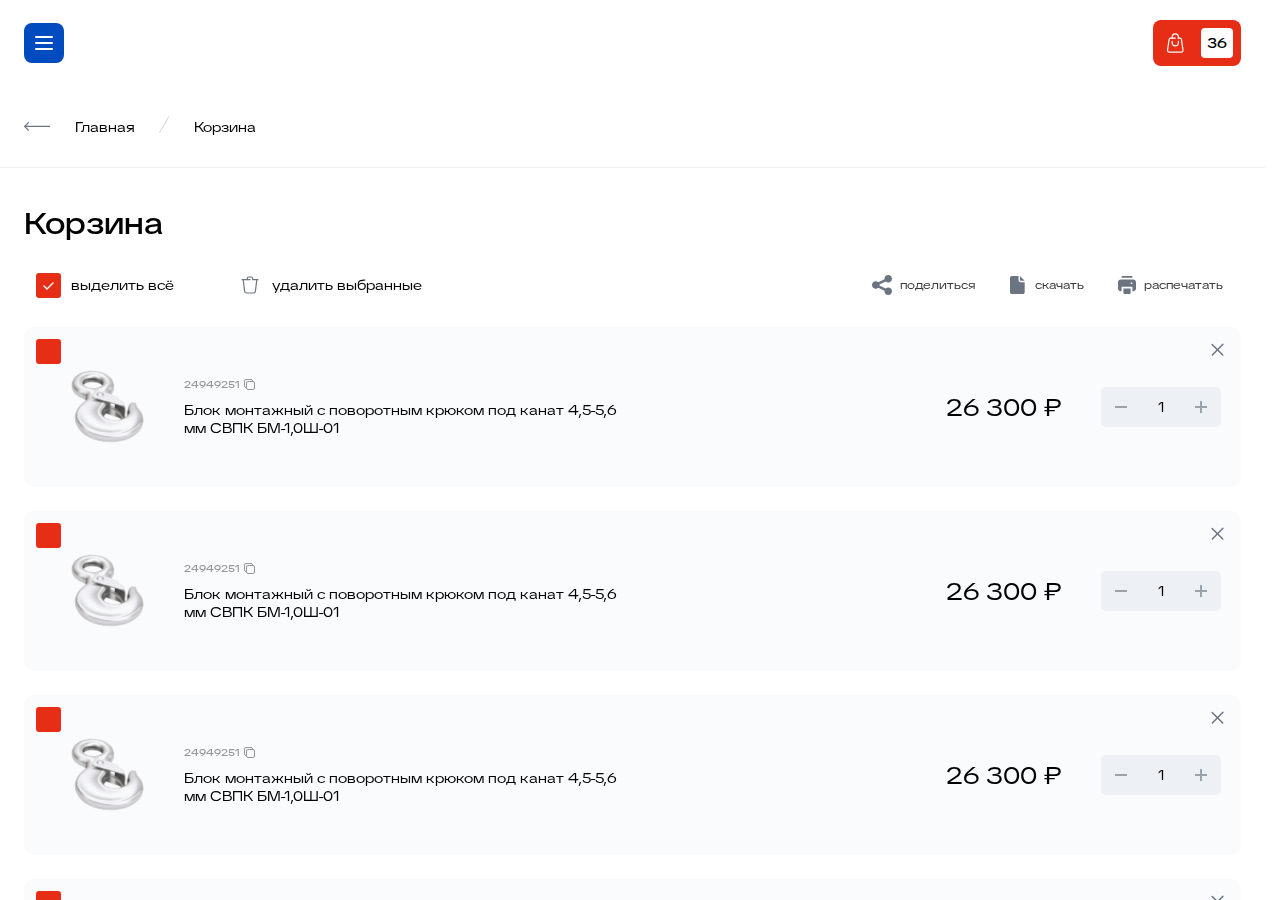
<file: cart.html>
<!DOCTYPE html>
<html lang="ru">
<head>
	<meta charset="UTF-8">
	<meta http-equiv="X-UA-Compatible" content="IE=edge">
	<meta name="viewport" content="width=device-width, initial-scale=1.0">
	<title>ОРК</title>
	<link rel="stylesheet" href="css/style.min.css">
</head>

<body>
    <aside class="sidebar">
        <a href="/" class="sidebar__logo">
            <img src="images/logo.svg" alt="">
        </a>

        <div class="sidebar__inner">
            <div class="sidebar__body">
                <section class="sidebar__section">
                    <h3 class="sidebar__title">Такелажное оборудование</h3>
    
                    <nav class="sidebar__nav">
                        <ul class="sidebar__list">
                            <li class="sidebar__item">
                                <a href="#" class="sidebar__link">
                                    <span class="sidebar__icon">
                                        <svg width="24" height="24" viewBox="0 0 24 24" fill="none" xmlns="http://www.w3.org/2000/svg">
                                            <path d="M9.95455 19H9.5C8.39543 19 7.5 19.8954 7.5 21C7.5 22.1046 8.39543 23 9.5 23H14.5C15.6046 23 16.5 22.1046 16.5 21C16.5 19.8954 15.6046 19 14.5 19H14.0455" stroke="#6C7481" stroke-width="1.2" stroke-linecap="round"/>
                                            <rect x="4.6" y="16.4" width="8.8" height="14.8" rx="2.4" transform="rotate(-90 4.6 16.4)" stroke="#6C7481" stroke-width="1.2"/>
                                            <path d="M9.95455 5H9.5C8.39543 5 7.5 4.10457 7.5 3C7.5 1.89543 8.39543 1 9.5 1H14.5C15.6046 1 16.5 1.89543 16.5 3C16.5 4.10457 15.6046 5 14.5 5H14.0455" stroke="#6C7481" stroke-width="1.2" stroke-linecap="round"/>
                                            <path d="M7 12H17" stroke="#6C7481" stroke-width="1.2" stroke-linecap="round"/>
                                        </svg>
                                    </span>
                                    <span class="sidebar__text">Вертлюги</span>
                                </a>
                            </li>
                            
                            <li class="sidebar__item">
                                <a href="#" class="sidebar__link">
                                    <span class="sidebar__icon">
                                        <svg width="24" height="24" viewBox="0 0 24 24" fill="none" xmlns="http://www.w3.org/2000/svg">
                                            <path d="M4 22V10C4 5.58172 7.58172 2 12 2C16.4183 2 20 5.58172 20 10V22" stroke="#6C7481" stroke-width="1.2" stroke-linecap="round"/>
                                            <path d="M7 22V10C7 7.23858 9.23858 5 12 5C14.7614 5 17 7.23858 17 10V22" stroke="#6C7481" stroke-width="1.2" stroke-linecap="round"/>
                                            <path d="M1 17H3.5M7 17H15M20.5 17H23" stroke="#6C7481" stroke-width="1.2" stroke-linecap="round"/>
                                            <path d="M4 17H7M4 20H7" stroke="#6C7481" stroke-width="1.2" stroke-linecap="round"/>
                                            <path d="M17 17H20M17 20H20" stroke="#6C7481" stroke-width="1.2" stroke-linecap="round"/>
                                        </svg>
                                    </span>
                                    <span class="sidebar__text">Зажимы канатные</span>
                                </a>
                            </li>
    
                            <li class="sidebar__item">
                                <a href="#" class="sidebar__link">
                                    <span class="sidebar__icon">
                                        <svg width="24" height="24" viewBox="0 0 24 24" fill="none" xmlns="http://www.w3.org/2000/svg">
                                            <path d="M11.6022 22.1017C11.6022 22.1017 18.9767 17.0389 19.1017 9.63306C19.1017 5.4736 15.7441 2.10168 11.6022 2.10168C7.46039 2.10168 4.03257 5.4742 4.10276 9.63306C4.22775 17.0389 11.6022 22.1017 11.6022 22.1017Z" stroke="#6C7481" stroke-width="1.2" stroke-miterlimit="10" stroke-linecap="round" stroke-linejoin="round"/>
                                            <path d="M11.6021 22C11.6021 22 17.01 17.6967 17.1017 11.4017C17.1017 7.86613 14.6394 5 11.6021 5C8.56474 5 6.051 7.86663 6.10248 11.4017C6.19413 17.6967 11.6021 22 11.6021 22Z" stroke="#6C7481" stroke-width="1.2" stroke-miterlimit="10" stroke-linecap="round" stroke-linejoin="round"/>
                                        </svg>
                                    </span>
                                    <span class="sidebar__text">Коуши</span>
                                </a>
                            </li>
                        </ul>
                    </nav>
                </section>
    
                <section class="sidebar__section">
                    <h3 class="sidebar__title">Тросы, канаты, цепи</h3>
    
                    <nav class="sidebar__nav">
                        <ul class="sidebar__list">
                            <li class="sidebar__item">
                                <a href="#" class="sidebar__link">
                                    <span class="sidebar__icon">
                                        <svg width="24" height="24" viewBox="0 0 24 24" fill="none" xmlns="http://www.w3.org/2000/svg">
                                            <path d="M9.95455 19H9.5C8.39543 19 7.5 19.8954 7.5 21C7.5 22.1046 8.39543 23 9.5 23H14.5C15.6046 23 16.5 22.1046 16.5 21C16.5 19.8954 15.6046 19 14.5 19H14.0455" stroke="#6C7481" stroke-width="1.2" stroke-linecap="round"/>
                                            <rect x="4.6" y="16.4" width="8.8" height="14.8" rx="2.4" transform="rotate(-90 4.6 16.4)" stroke="#6C7481" stroke-width="1.2"/>
                                            <path d="M9.95455 5H9.5C8.39543 5 7.5 4.10457 7.5 3C7.5 1.89543 8.39543 1 9.5 1H14.5C15.6046 1 16.5 1.89543 16.5 3C16.5 4.10457 15.6046 5 14.5 5H14.0455" stroke="#6C7481" stroke-width="1.2" stroke-linecap="round"/>
                                            <path d="M7 12H17" stroke="#6C7481" stroke-width="1.2" stroke-linecap="round"/>
                                        </svg>
                                    </span>
                                    <span class="sidebar__text">Вертлюги</span>
                                </a>
                            </li>
                            
                            <li class="sidebar__item">
                                <a href="#" class="sidebar__link">
                                    <span class="sidebar__icon">
                                        <svg width="24" height="24" viewBox="0 0 24 24" fill="none" xmlns="http://www.w3.org/2000/svg">
                                            <path d="M4 22V10C4 5.58172 7.58172 2 12 2C16.4183 2 20 5.58172 20 10V22" stroke="#6C7481" stroke-width="1.2" stroke-linecap="round"/>
                                            <path d="M7 22V10C7 7.23858 9.23858 5 12 5C14.7614 5 17 7.23858 17 10V22" stroke="#6C7481" stroke-width="1.2" stroke-linecap="round"/>
                                            <path d="M1 17H3.5M7 17H15M20.5 17H23" stroke="#6C7481" stroke-width="1.2" stroke-linecap="round"/>
                                            <path d="M4 17H7M4 20H7" stroke="#6C7481" stroke-width="1.2" stroke-linecap="round"/>
                                            <path d="M17 17H20M17 20H20" stroke="#6C7481" stroke-width="1.2" stroke-linecap="round"/>
                                        </svg>
                                    </span>
                                    <span class="sidebar__text">Зажимы канатные</span>
                                </a>
                            </li>
    
                            <li class="sidebar__item">
                                <a href="#" class="sidebar__link">
                                    <span class="sidebar__icon">
                                        <svg width="24" height="24" viewBox="0 0 24 24" fill="none" xmlns="http://www.w3.org/2000/svg">
                                            <path d="M11.6022 22.1017C11.6022 22.1017 18.9767 17.0389 19.1017 9.63306C19.1017 5.4736 15.7441 2.10168 11.6022 2.10168C7.46039 2.10168 4.03257 5.4742 4.10276 9.63306C4.22775 17.0389 11.6022 22.1017 11.6022 22.1017Z" stroke="#6C7481" stroke-width="1.2" stroke-miterlimit="10" stroke-linecap="round" stroke-linejoin="round"/>
                                            <path d="M11.6021 22C11.6021 22 17.01 17.6967 17.1017 11.4017C17.1017 7.86613 14.6394 5 11.6021 5C8.56474 5 6.051 7.86663 6.10248 11.4017C6.19413 17.6967 11.6021 22 11.6021 22Z" stroke="#6C7481" stroke-width="1.2" stroke-miterlimit="10" stroke-linecap="round" stroke-linejoin="round"/>
                                        </svg>
                                    </span>
                                    <span class="sidebar__text">Коуши</span>
                                </a>
                            </li>
                        </ul>
                    </nav>
                </section>

                <section class="sidebar__section">
                    <h3 class="sidebar__title">Грузовые стропы</h3>
    
                    <nav class="sidebar__nav">
                        <ul class="sidebar__list">
                            <li class="sidebar__item">
                                <a href="#" class="sidebar__link">
                                    <span class="sidebar__icon">
                                        <svg width="24" height="24" viewBox="0 0 24 24" fill="none" xmlns="http://www.w3.org/2000/svg">
                                            <path d="M9.95455 19H9.5C8.39543 19 7.5 19.8954 7.5 21C7.5 22.1046 8.39543 23 9.5 23H14.5C15.6046 23 16.5 22.1046 16.5 21C16.5 19.8954 15.6046 19 14.5 19H14.0455" stroke="#6C7481" stroke-width="1.2" stroke-linecap="round"/>
                                            <rect x="4.6" y="16.4" width="8.8" height="14.8" rx="2.4" transform="rotate(-90 4.6 16.4)" stroke="#6C7481" stroke-width="1.2"/>
                                            <path d="M9.95455 5H9.5C8.39543 5 7.5 4.10457 7.5 3C7.5 1.89543 8.39543 1 9.5 1H14.5C15.6046 1 16.5 1.89543 16.5 3C16.5 4.10457 15.6046 5 14.5 5H14.0455" stroke="#6C7481" stroke-width="1.2" stroke-linecap="round"/>
                                            <path d="M7 12H17" stroke="#6C7481" stroke-width="1.2" stroke-linecap="round"/>
                                        </svg>
                                    </span>
                                    <span class="sidebar__text">Вертлюги</span>
                                </a>
                            </li>
                            
                            <li class="sidebar__item">
                                <a href="#" class="sidebar__link">
                                    <span class="sidebar__icon">
                                        <svg width="24" height="24" viewBox="0 0 24 24" fill="none" xmlns="http://www.w3.org/2000/svg">
                                            <path d="M4 22V10C4 5.58172 7.58172 2 12 2C16.4183 2 20 5.58172 20 10V22" stroke="#6C7481" stroke-width="1.2" stroke-linecap="round"/>
                                            <path d="M7 22V10C7 7.23858 9.23858 5 12 5C14.7614 5 17 7.23858 17 10V22" stroke="#6C7481" stroke-width="1.2" stroke-linecap="round"/>
                                            <path d="M1 17H3.5M7 17H15M20.5 17H23" stroke="#6C7481" stroke-width="1.2" stroke-linecap="round"/>
                                            <path d="M4 17H7M4 20H7" stroke="#6C7481" stroke-width="1.2" stroke-linecap="round"/>
                                            <path d="M17 17H20M17 20H20" stroke="#6C7481" stroke-width="1.2" stroke-linecap="round"/>
                                        </svg>
                                    </span>
                                    <span class="sidebar__text">Зажимы канатные</span>
                                </a>
                            </li>
    
                            <li class="sidebar__item">
                                <a href="#" class="sidebar__link">
                                    <span class="sidebar__icon">
                                        <svg width="24" height="24" viewBox="0 0 24 24" fill="none" xmlns="http://www.w3.org/2000/svg">
                                            <path d="M11.6022 22.1017C11.6022 22.1017 18.9767 17.0389 19.1017 9.63306C19.1017 5.4736 15.7441 2.10168 11.6022 2.10168C7.46039 2.10168 4.03257 5.4742 4.10276 9.63306C4.22775 17.0389 11.6022 22.1017 11.6022 22.1017Z" stroke="#6C7481" stroke-width="1.2" stroke-miterlimit="10" stroke-linecap="round" stroke-linejoin="round"/>
                                            <path d="M11.6021 22C11.6021 22 17.01 17.6967 17.1017 11.4017C17.1017 7.86613 14.6394 5 11.6021 5C8.56474 5 6.051 7.86663 6.10248 11.4017C6.19413 17.6967 11.6021 22 11.6021 22Z" stroke="#6C7481" stroke-width="1.2" stroke-miterlimit="10" stroke-linecap="round" stroke-linejoin="round"/>
                                        </svg>
                                    </span>
                                    <span class="sidebar__text">Коуши</span>
                                </a>
                            </li>
                        </ul>
                    </nav>
                </section>

                <section class="sidebar__section">
                    <h3 class="sidebar__title">Грузовые стропы</h3>
    
                    <nav class="sidebar__nav">
                        <ul class="sidebar__list">
                            <li class="sidebar__item">
                                <a href="#" class="sidebar__link">
                                    <span class="sidebar__icon">
                                        <svg width="24" height="24" viewBox="0 0 24 24" fill="none" xmlns="http://www.w3.org/2000/svg">
                                            <path d="M9.95455 19H9.5C8.39543 19 7.5 19.8954 7.5 21C7.5 22.1046 8.39543 23 9.5 23H14.5C15.6046 23 16.5 22.1046 16.5 21C16.5 19.8954 15.6046 19 14.5 19H14.0455" stroke="#6C7481" stroke-width="1.2" stroke-linecap="round"/>
                                            <rect x="4.6" y="16.4" width="8.8" height="14.8" rx="2.4" transform="rotate(-90 4.6 16.4)" stroke="#6C7481" stroke-width="1.2"/>
                                            <path d="M9.95455 5H9.5C8.39543 5 7.5 4.10457 7.5 3C7.5 1.89543 8.39543 1 9.5 1H14.5C15.6046 1 16.5 1.89543 16.5 3C16.5 4.10457 15.6046 5 14.5 5H14.0455" stroke="#6C7481" stroke-width="1.2" stroke-linecap="round"/>
                                            <path d="M7 12H17" stroke="#6C7481" stroke-width="1.2" stroke-linecap="round"/>
                                        </svg>
                                    </span>
                                    <span class="sidebar__text">Вертлюги</span>
                                </a>
                            </li>
                            
                            <li class="sidebar__item">
                                <a href="#" class="sidebar__link">
                                    <span class="sidebar__icon">
                                        <svg width="24" height="24" viewBox="0 0 24 24" fill="none" xmlns="http://www.w3.org/2000/svg">
                                            <path d="M4 22V10C4 5.58172 7.58172 2 12 2C16.4183 2 20 5.58172 20 10V22" stroke="#6C7481" stroke-width="1.2" stroke-linecap="round"/>
                                            <path d="M7 22V10C7 7.23858 9.23858 5 12 5C14.7614 5 17 7.23858 17 10V22" stroke="#6C7481" stroke-width="1.2" stroke-linecap="round"/>
                                            <path d="M1 17H3.5M7 17H15M20.5 17H23" stroke="#6C7481" stroke-width="1.2" stroke-linecap="round"/>
                                            <path d="M4 17H7M4 20H7" stroke="#6C7481" stroke-width="1.2" stroke-linecap="round"/>
                                            <path d="M17 17H20M17 20H20" stroke="#6C7481" stroke-width="1.2" stroke-linecap="round"/>
                                        </svg>
                                    </span>
                                    <span class="sidebar__text">Зажимы канатные</span>
                                </a>
                            </li>
    
                            <li class="sidebar__item">
                                <a href="#" class="sidebar__link">
                                    <span class="sidebar__icon">
                                        <svg width="24" height="24" viewBox="0 0 24 24" fill="none" xmlns="http://www.w3.org/2000/svg">
                                            <path d="M11.6022 22.1017C11.6022 22.1017 18.9767 17.0389 19.1017 9.63306C19.1017 5.4736 15.7441 2.10168 11.6022 2.10168C7.46039 2.10168 4.03257 5.4742 4.10276 9.63306C4.22775 17.0389 11.6022 22.1017 11.6022 22.1017Z" stroke="#6C7481" stroke-width="1.2" stroke-miterlimit="10" stroke-linecap="round" stroke-linejoin="round"/>
                                            <path d="M11.6021 22C11.6021 22 17.01 17.6967 17.1017 11.4017C17.1017 7.86613 14.6394 5 11.6021 5C8.56474 5 6.051 7.86663 6.10248 11.4017C6.19413 17.6967 11.6021 22 11.6021 22Z" stroke="#6C7481" stroke-width="1.2" stroke-miterlimit="10" stroke-linecap="round" stroke-linejoin="round"/>
                                        </svg>
                                    </span>
                                    <span class="sidebar__text">Коуши</span>
                                </a>
                            </li>
                        </ul>
                    </nav>
                </section>

                <section class="sidebar__section">
                    <h3 class="sidebar__title">Грузовые стропы</h3>
    
                    <nav class="sidebar__nav">
                        <ul class="sidebar__list">
                            <li class="sidebar__item">
                                <a href="#" class="sidebar__link">
                                    <span class="sidebar__icon">
                                        <svg width="24" height="24" viewBox="0 0 24 24" fill="none" xmlns="http://www.w3.org/2000/svg">
                                            <path d="M9.95455 19H9.5C8.39543 19 7.5 19.8954 7.5 21C7.5 22.1046 8.39543 23 9.5 23H14.5C15.6046 23 16.5 22.1046 16.5 21C16.5 19.8954 15.6046 19 14.5 19H14.0455" stroke="#6C7481" stroke-width="1.2" stroke-linecap="round"/>
                                            <rect x="4.6" y="16.4" width="8.8" height="14.8" rx="2.4" transform="rotate(-90 4.6 16.4)" stroke="#6C7481" stroke-width="1.2"/>
                                            <path d="M9.95455 5H9.5C8.39543 5 7.5 4.10457 7.5 3C7.5 1.89543 8.39543 1 9.5 1H14.5C15.6046 1 16.5 1.89543 16.5 3C16.5 4.10457 15.6046 5 14.5 5H14.0455" stroke="#6C7481" stroke-width="1.2" stroke-linecap="round"/>
                                            <path d="M7 12H17" stroke="#6C7481" stroke-width="1.2" stroke-linecap="round"/>
                                        </svg>
                                    </span>
                                    <span class="sidebar__text">Вертлюги</span>
                                </a>
                            </li>
                            
                            <li class="sidebar__item">
                                <a href="#" class="sidebar__link">
                                    <span class="sidebar__icon">
                                        <svg width="24" height="24" viewBox="0 0 24 24" fill="none" xmlns="http://www.w3.org/2000/svg">
                                            <path d="M4 22V10C4 5.58172 7.58172 2 12 2C16.4183 2 20 5.58172 20 10V22" stroke="#6C7481" stroke-width="1.2" stroke-linecap="round"/>
                                            <path d="M7 22V10C7 7.23858 9.23858 5 12 5C14.7614 5 17 7.23858 17 10V22" stroke="#6C7481" stroke-width="1.2" stroke-linecap="round"/>
                                            <path d="M1 17H3.5M7 17H15M20.5 17H23" stroke="#6C7481" stroke-width="1.2" stroke-linecap="round"/>
                                            <path d="M4 17H7M4 20H7" stroke="#6C7481" stroke-width="1.2" stroke-linecap="round"/>
                                            <path d="M17 17H20M17 20H20" stroke="#6C7481" stroke-width="1.2" stroke-linecap="round"/>
                                        </svg>
                                    </span>
                                    <span class="sidebar__text">Зажимы канатные</span>
                                </a>
                            </li>
    
                            <li class="sidebar__item">
                                <a href="#" class="sidebar__link">
                                    <span class="sidebar__icon">
                                        <svg width="24" height="24" viewBox="0 0 24 24" fill="none" xmlns="http://www.w3.org/2000/svg">
                                            <path d="M11.6022 22.1017C11.6022 22.1017 18.9767 17.0389 19.1017 9.63306C19.1017 5.4736 15.7441 2.10168 11.6022 2.10168C7.46039 2.10168 4.03257 5.4742 4.10276 9.63306C4.22775 17.0389 11.6022 22.1017 11.6022 22.1017Z" stroke="#6C7481" stroke-width="1.2" stroke-miterlimit="10" stroke-linecap="round" stroke-linejoin="round"/>
                                            <path d="M11.6021 22C11.6021 22 17.01 17.6967 17.1017 11.4017C17.1017 7.86613 14.6394 5 11.6021 5C8.56474 5 6.051 7.86663 6.10248 11.4017C6.19413 17.6967 11.6021 22 11.6021 22Z" stroke="#6C7481" stroke-width="1.2" stroke-miterlimit="10" stroke-linecap="round" stroke-linejoin="round"/>
                                        </svg>
                                    </span>
                                    <span class="sidebar__text">Коуши</span>
                                </a>
                            </li>
                        </ul>
                    </nav>
                </section>
            </div>
        </div>

        <button class="sidebar__btn btn">
            Заявка на консультацию
        </button>
    </aside>

    <div class="app-content">
        <header class="header">
            <div class="container">
                <div class="header__top">
                    <button type="button" class="header__menu-btn"></button>

                    <a href="/" class="header__logo">
                        <img src="images/logo.svg" alt="">
                    </a>
                    
                    <div class="header__location">
                        <div class="header__location-current">
                            Москва
                        </div>

                        <ul class="header__location-list">
                            <li>
                                Санкт-Петербург
                            </li>
                            <li>
                                Волгоград
                            </li>
                        </ul>
                    </div>

                    <a href="tel:+79998110078" class="header__call">
                        +7 (999) 811-00-78
                    </a>

                    <div class="header__email">
                        <span>
                            Отправьте заявку:
                        </span>
                        <a href="mailto:info@orcline.ru">
                            info@orcline.ru
                        </a>
                    </div>

                    <div class="header__btns">
                        <button class="header__btn">
                            Быстрый заказ
                        </button>

                        <button class="header__btn">
                            Заказать звонок
                        </button>

                        <a href="#" class="header__cart">
                            Корзина
                            <span class="header__cart-count">
                                36
                            </span>
                        </a>
                    </div>
                </div>

                <div class="header__nav">
                    <button class="header__search-btn">
                        <svg width="24" height="24" viewBox="0 0 24 24" fill="none" xmlns="http://www.w3.org/2000/svg">
                            <path d="M1.99915 10.0935C1.99915 14.5635 5.62274 18.1871 10.0926 18.1871C14.5625 18.1871 18.1861 14.5635 18.1861 10.0935C18.1861 5.62361 14.5625 2 10.0926 2C5.62274 2 1.99915 5.62361 1.99915 10.0935Z" stroke="#6C7481" stroke-width="1.2" stroke-miterlimit="10" stroke-linecap="round" stroke-linejoin="round" />
                            <path d="M22 22.0174L18.2075 18.2248" stroke="#6C7481" stroke-width="1.2" stroke-miterlimit="10" stroke-linecap="round" stroke-linejoin="round" />
                        </svg>
                    </button>

                    <a href="#" class="header__catalog">
                        Каталог
                    </a>

                    <nav>
                        <ul class="header__menu">
                            <li>
                                <a href="#">
                                    Услуги
                                </a>
                            </li>

                            <li>
                                <a href="#">
                                    Доставка и оплата
                                </a>
                            </li>

                            <li>
                                <a href="#">
                                    О компании
                                </a>
                            </li>

                            <li>
                                <a href="#">
                                    Контакты
                                </a>
                            </li>
                        </ul>
                    </nav>
                </div>
            </div>
        </header>

        <main>
            <div class="breadcrumbs">
                <div class="container">
                    <div class="breadcrumbs__nav">
                        <a href="/">
                            <svg width="27" height="9" viewBox="0 0 27 9" fill="none" xmlns="http://www.w3.org/2000/svg">
                                <path d="M25.6001 5.01838C25.9315 5.01838 26.2001 4.74975 26.2001 4.41838C26.2001 4.08701 25.9315 3.81838 25.6001 3.81838V4.41838V5.01838ZM0.175834 3.99412C-0.058481 4.22843 -0.058481 4.60833 0.175834 4.84264L3.99421 8.66102C4.22852 8.89534 4.60842 8.89534 4.84274 8.66102C5.07705 8.42671 5.07705 8.04681 4.84274 7.81249L1.44863 4.41838L4.84274 1.02427C5.07705 0.789953 5.07705 0.410055 4.84274 0.17574C4.60842 -0.0585747 4.22852 -0.0585747 3.99421 0.17574L0.175834 3.99412ZM25.6001 4.41838V3.81838H0.600098V4.41838V5.01838H25.6001V4.41838Z" fill="#6C7481"/>
                            </svg>
                            Главная
                        </a>

                        <span>
                            <svg width="11" height="17" viewBox="0 0 11 17" fill="none" xmlns="http://www.w3.org/2000/svg">
                                <rect y="16.4874" width="19.0909" height="1" transform="rotate(-59.7261 0 16.4874)" fill="#D1DAE3" />
                            </svg>
                        </span>

                        <p>
                            Корзина
                        </p>
                    </div>
                </div>
            </div>

            <section class="cart">
                <div class="container">
                    <h1 class="title-section">
                        Корзина
                    </h1>

                    <div class="cart__inner">
                        <div class="cart__body">
                            <div class="cart__nav">
                                <button type="button" class="cart__nav-checked-all">
                                    <svg width="25" height="25" viewBox="0 0 25 25" fill="none" xmlns="http://www.w3.org/2000/svg">
                                        <rect width="25" height="25" rx="3" fill="#E62D15" />
                                        <path d="M8 13L11 16L17 10" stroke="white" stroke-width="1.4" stroke-linecap="round" />
                                    </svg>
                                    выделить всё
                                </button>
                                
                                <button type="button" class="cart__nav-delete-checked">
                                    <svg width="24" height="24" viewBox="0 0 24 24" fill="none" xmlns="http://www.w3.org/2000/svg">
                                        <path d="M4 6.71185H12" stroke="#6C7481" stroke-width="1.2" stroke-miterlimit="10" stroke-linecap="round" stroke-linejoin="round" />
                                        <path d="M18.78 6.71185L17.4103 18.2039C17.2926 19.2151 16.433 20 15.3902 20H8.61053C7.56769 20 6.70813 19.2151 6.5904 18.2039L5.2207 6.71185" stroke="#6C7481" stroke-width="1.2" stroke-miterlimit="10" stroke-linecap="round" stroke-linejoin="round" />
                                        <path d="M9.28809 6.71186V5.35593C9.28809 4.60708 9.89517 4 10.644 4H13.3559C14.1047 4 14.7118 4.60708 14.7118 5.35593V6.71186H20" stroke="#6C7481" stroke-width="1.2" stroke-miterlimit="10" stroke-linecap="round" stroke-linejoin="round" />
                                    </svg>
                                    удалить выбранные
                                </button>

                                <div class="cart__nav-shared">
                                    <button type="button">
                                        <svg width="24" height="24" viewBox="0 0 24 24" fill="none" xmlns="http://www.w3.org/2000/svg">
                                            <path d="M18.25 14.5C17.2393 14.5 16.3237 14.9017 15.6493 15.552L9.46875 12.4618C9.48725 12.3103 9.5 12.1567 9.5 12C9.5 11.8433 9.48725 11.6897 9.46875 11.5382L15.6493 8.448C16.3237 9.09825 17.2393 9.5 18.25 9.5C20.321 9.5 22 7.821 22 5.75C22 3.679 20.321 2 18.25 2C16.179 2 14.5 3.679 14.5 5.75C14.5 5.90675 14.5127 6.06025 14.5312 6.21175L8.35075 9.302C7.67625 8.65175 6.76075 8.25 5.75 8.25C3.679 8.25 2 9.929 2 12C2 14.071 3.679 15.75 5.75 15.75C6.76075 15.75 7.67625 15.3483 8.35075 14.698L14.5312 17.7882C14.5127 17.9398 14.5 18.0933 14.5 18.25C14.5 20.321 16.179 22 18.25 22C20.321 22 22 20.321 22 18.25C22 16.179 20.321 14.5 18.25 14.5Z" fill="#6C7481" />
                                        </svg>
                                        поделиться
                                    </button>

                                    <a href="#" download>
                                        <svg width="24" height="24" viewBox="0 0 24 24" fill="none" xmlns="http://www.w3.org/2000/svg">
                                            <path d="M15.4209 7.73684H19.6841L14.9473 3V7.26316C14.9473 7.39579 15.0041 7.50947 15.0799 7.60421C15.1936 7.68 15.3073 7.73684 15.4209 7.73684Z" fill="#6C7481" />
                                            <path d="M19.6842 9.1579V19.1053C19.6842 19.6168 19.4947 20.0905 19.1347 20.4505C18.7747 20.7916 18.3011 21 17.7895 21H6.89474C6.38316 21 5.90947 20.8105 5.54948 20.4505C5.20842 20.0905 5 19.6168 5 19.1053V4.89474C5 4.38316 5.18947 3.90947 5.54948 3.54947C5.90947 3.20842 6.38316 3 6.89474 3H13.5263V7.26316C13.5263 7.77474 13.7347 8.24842 14.0758 8.60842C14.4358 8.94947 14.9095 9.1579 15.4211 9.1579H19.6842Z" fill="#6C7481" />
                                        </svg>
                                        скачать
                                    </a>

                                    <button type="button">
                                        <svg width="24" height="24" viewBox="0 0 24 24" fill="none" xmlns="http://www.w3.org/2000/svg">
                                            <path d="M9.40039 15.6H16.6004V19.9764C16.6004 20.5417 16.1421 21 15.5768 21H10.424C9.85866 21 9.40039 20.5417 9.40039 19.9764V15.6Z" fill="#6C7481" />
                                            <path d="M8.62318 3H17.376C17.9413 3 18.3996 3.45827 18.3996 4.02357V4.8H7.59961V4.02357C7.59961 3.45827 8.05788 3 8.62318 3Z" fill="#6C7481" />
                                            <path d="M19.24 6.60001H6.76C5.2384 6.60001 4 7.83841 4 9.36001V15.5424C4 17.064 5.2384 18.3024 6.76 18.3024H7.6V13.8H18.4V18.3024H19.24C20.7616 18.3024 22 17.064 22 15.5424V9.36001C22 7.83841 20.7616 6.60001 19.24 6.60001ZM17.5024 11.1024C17.0032 11.1024 16.6 10.6992 16.6 10.2C16.6 9.70081 17.0032 9.29761 17.5024 9.29761C18.0016 9.29761 18.4048 9.70081 18.4048 10.2C18.4048 10.6992 17.9968 11.1024 17.5024 11.1024Z" fill="#6C7481" />
                                        </svg>
                                        распечатать
                                    </button>
                                </div>
                            </div>

                            <div class="cart__items">
                                <div class="cart__item">
                                    <div class="cart__item-check">
                                        <input type="checkbox" name="check-product">
                                    </div>

                                    <button type="button" class="cart__item-delete" title="Удалить из корзины">
                                        <svg width="22" height="22" viewBox="0 0 22 22" fill="none" xmlns="http://www.w3.org/2000/svg">
                                            <path d="M15.75 16.0699L5.1434 5.46332" stroke="#6C7481" stroke-width="1.5" stroke-linecap="round" />
                                            <path d="M5.30273 15.9092L15.9093 5.30258" stroke="#6C7481" stroke-width="1.5" stroke-linecap="round" />
                                        </svg>
                                    </button>

                                    <img src="images/product__item.webp" alt="" class="cart__item-img">

                                    <div class="cart__item-body">
                                        <div class="product-code" title="Скопировать">
                                            <span>24949251</span>
                                            <svg width="11" height="11" viewBox="0 0 11 11" fill="none" xmlns="http://www.w3.org/2000/svg">
                                                <rect x="0.5" y="0.5" width="8" height="8" rx="1.5" stroke="black" />
                                                <rect x="2.5" y="2.5" width="8" height="8" rx="1.5" fill="#FAFBFC" stroke="black" />
                                            </svg>
                                        </div>

                                        <div class="cart__item-title">
                                            Блок монтажный с поворотным крюком под канат 4,5-5,6 мм СВПК БМ-1,0Ш-01
                                        </div>
                                    </div>

                                    <div class="cart__item-price">
                                        26 300 ₽
                                    </div>

                                    <div class="cart__item-count product-count">
                                        <button type="button" class="remove">
                                            <svg width="12" height="2" viewBox="0 0 12 2" fill="none" xmlns="http://www.w3.org/2000/svg">
                                                <path d="M12 2H0V0H12V2Z" fill="#99A3AD" />
                                            </svg>
                                        </button>

                                        <input type="number" name="count-product" value="1" readonly>

                                        <button type="button" class="add">
                                            <svg width="12" height="12" viewBox="0 0 12 12" fill="none" xmlns="http://www.w3.org/2000/svg">
                                                <path d="M7 5H12V7H7V12H5V7H0V5H5V0H7V5Z" fill="#99A3AD" />
                                            </svg>
                                        </button>
                                    </div>
                                </div>

                                <div class="cart__item">
                                    <div class="cart__item-check">
                                        <input type="checkbox" name="check-product">
                                    </div>

                                    <button type="button" class="cart__item-delete" title="Удалить из корзины">
                                        <svg width="22" height="22" viewBox="0 0 22 22" fill="none" xmlns="http://www.w3.org/2000/svg">
                                            <path d="M15.75 16.0699L5.1434 5.46332" stroke="#6C7481" stroke-width="1.5" stroke-linecap="round" />
                                            <path d="M5.30273 15.9092L15.9093 5.30258" stroke="#6C7481" stroke-width="1.5" stroke-linecap="round" />
                                        </svg>
                                    </button>

                                    <img src="images/product__item.webp" alt="" class="cart__item-img">

                                    <div class="cart__item-body">
                                        <div class="product-code" title="Скопировать">
                                            <span>24949251</span>
                                            <svg width="11" height="11" viewBox="0 0 11 11" fill="none" xmlns="http://www.w3.org/2000/svg">
                                                <rect x="0.5" y="0.5" width="8" height="8" rx="1.5" stroke="black" />
                                                <rect x="2.5" y="2.5" width="8" height="8" rx="1.5" fill="#FAFBFC" stroke="black" />
                                            </svg>
                                        </div>

                                        <div class="cart__item-title">
                                            Блок монтажный с поворотным крюком под канат 4,5-5,6 мм СВПК БМ-1,0Ш-01
                                        </div>
                                    </div>

                                    <div class="cart__item-price">
                                        26 300 ₽
                                    </div>

                                    <div class="cart__item-count product-count">
                                        <button type="button" class="remove">
                                            <svg width="12" height="2" viewBox="0 0 12 2" fill="none" xmlns="http://www.w3.org/2000/svg">
                                                <path d="M12 2H0V0H12V2Z" fill="#99A3AD" />
                                            </svg>
                                        </button>

                                        <input type="number" name="count-product" value="1" readonly>

                                        <button type="button" class="add">
                                            <svg width="12" height="12" viewBox="0 0 12 12" fill="none" xmlns="http://www.w3.org/2000/svg">
                                                <path d="M7 5H12V7H7V12H5V7H0V5H5V0H7V5Z" fill="#99A3AD" />
                                            </svg>
                                        </button>
                                    </div>
                                </div>

                                <div class="cart__item">
                                    <div class="cart__item-check">
                                        <input type="checkbox" name="check-product">
                                    </div>

                                    <button type="button" class="cart__item-delete" title="Удалить из корзины">
                                        <svg width="22" height="22" viewBox="0 0 22 22" fill="none" xmlns="http://www.w3.org/2000/svg">
                                            <path d="M15.75 16.0699L5.1434 5.46332" stroke="#6C7481" stroke-width="1.5" stroke-linecap="round" />
                                            <path d="M5.30273 15.9092L15.9093 5.30258" stroke="#6C7481" stroke-width="1.5" stroke-linecap="round" />
                                        </svg>
                                    </button>

                                    <img src="images/product__item.webp" alt="" class="cart__item-img">

                                    <div class="cart__item-body">
                                        <div class="product-code" title="Скопировать">
                                            <span>24949251</span>
                                            <svg width="11" height="11" viewBox="0 0 11 11" fill="none" xmlns="http://www.w3.org/2000/svg">
                                                <rect x="0.5" y="0.5" width="8" height="8" rx="1.5" stroke="black" />
                                                <rect x="2.5" y="2.5" width="8" height="8" rx="1.5" fill="#FAFBFC" stroke="black" />
                                            </svg>
                                        </div>

                                        <div class="cart__item-title">
                                            Блок монтажный с поворотным крюком под канат 4,5-5,6 мм СВПК БМ-1,0Ш-01
                                        </div>
                                    </div>

                                    <div class="cart__item-price">
                                        26 300 ₽
                                    </div>

                                    <div class="cart__item-count product-count">
                                        <button type="button" class="remove">
                                            <svg width="12" height="2" viewBox="0 0 12 2" fill="none" xmlns="http://www.w3.org/2000/svg">
                                                <path d="M12 2H0V0H12V2Z" fill="#99A3AD" />
                                            </svg>
                                        </button>

                                        <input type="number" name="count-product" value="1" readonly>

                                        <button type="button" class="add">
                                            <svg width="12" height="12" viewBox="0 0 12 12" fill="none" xmlns="http://www.w3.org/2000/svg">
                                                <path d="M7 5H12V7H7V12H5V7H0V5H5V0H7V5Z" fill="#99A3AD" />
                                            </svg>
                                        </button>
                                    </div>
                                </div>

                                <div class="cart__item">
                                    <div class="cart__item-check">
                                        <input type="checkbox" name="check-product">
                                    </div>

                                    <button type="button" class="cart__item-delete" title="Удалить из корзины">
                                        <svg width="22" height="22" viewBox="0 0 22 22" fill="none" xmlns="http://www.w3.org/2000/svg">
                                            <path d="M15.75 16.0699L5.1434 5.46332" stroke="#6C7481" stroke-width="1.5" stroke-linecap="round" />
                                            <path d="M5.30273 15.9092L15.9093 5.30258" stroke="#6C7481" stroke-width="1.5" stroke-linecap="round" />
                                        </svg>
                                    </button>

                                    <img src="images/product__item.webp" alt="" class="cart__item-img">

                                    <div class="cart__item-body">
                                        <div class="product-code" title="Скопировать">
                                            <span>24949251</span>
                                            <svg width="11" height="11" viewBox="0 0 11 11" fill="none" xmlns="http://www.w3.org/2000/svg">
                                                <rect x="0.5" y="0.5" width="8" height="8" rx="1.5" stroke="black" />
                                                <rect x="2.5" y="2.5" width="8" height="8" rx="1.5" fill="#FAFBFC" stroke="black" />
                                            </svg>
                                        </div>

                                        <div class="cart__item-title">
                                            Блок монтажный с поворотным крюком под канат 4,5-5,6 мм СВПК БМ-1,0Ш-01
                                        </div>
                                    </div>

                                    <div class="cart__item-price">
                                        26 300 ₽
                                    </div>

                                    <div class="cart__item-count product-count">
                                        <button type="button" class="remove">
                                            <svg width="12" height="2" viewBox="0 0 12 2" fill="none" xmlns="http://www.w3.org/2000/svg">
                                                <path d="M12 2H0V0H12V2Z" fill="#99A3AD" />
                                            </svg>
                                        </button>

                                        <input type="number" name="count-product" value="1" readonly>

                                        <button type="button" class="add">
                                            <svg width="12" height="12" viewBox="0 0 12 12" fill="none" xmlns="http://www.w3.org/2000/svg">
                                                <path d="M7 5H12V7H7V12H5V7H0V5H5V0H7V5Z" fill="#99A3AD" />
                                            </svg>
                                        </button>
                                    </div>
                                </div>
                            </div>
                        </div>

                        <div class="cart__total">
                            <div class="cart__total-price">
                                <span>
                                    Итого:
                                </span>

                                <strong>
                                    105 200 ₽
                                </strong>
                            </div>

                            <div class="cart__total-form">
                                <form action="" method="post">
                                    <div class="input-wrapper">
                                        <input type="text" name="name" id="total-name" placeholder="Контактное лицо" required>
                                    </div>

                                    <div class="input-wrapper">
                                        <input type="tel" name="phone" id="total-phone" placeholder="Номер телефона" required>
                                    </div>

                                    <div class="input-wrapper">
                                        <input type="email" name="email" id="total-email" placeholder="Электронная почта" required>
                                    </div>

                                    <div class="input-wrapper">
                                        <textarea name="message" id="total-message" placeholder="Комментарий к заказу"></textarea>
                                    </div>

                                    <div class="cart__total-form-privacy">
                                        <label>
                                            <input type="checkbox" required>
                                            <span class="label">
                                                Соглашаюсь получать e-mail рассылку и иные маркетинговые сообщения на условиях и для целей, определенных в Политике в отношении обработки персональных данных.
                                            </span>
                                        </label>
                                    </div>

                                    <button type="submit" class="btn">Отправить заказ</button>
                                </form>
                            </div>
                        </div>
                    </div>
                </div>
            </section>

            <section class="similar-products">
                <div class="container">
                    <div class="similar-products__inner">
                        <h2 class="title-section">
                            Аналогичные товары
                        </h2>

                        <div class="swiper">
                            <div class="similar-products__items swiper-wrapper">
                                <div class="product-item swiper-slide">
                                    <a href="#" class="product-item__img">
                                        <img src="images/product__item.webp" alt="">
                                    </a>
    
                                    <div class="product-item__body">
                                        <div class="product-code" title="Скопировать">
                                            <span>24949251</span>
                                            <svg width="11" height="11" viewBox="0 0 11 11" fill="none" xmlns="http://www.w3.org/2000/svg">
                                                <rect x="0.5" y="0.5" width="8" height="8" rx="1.5" stroke="black" />
                                                <rect x="2.5" y="2.5" width="8" height="8" rx="1.5" fill="#FAFBFC" stroke="black" />
                                            </svg>
                                        </div>
    
                                        <a href="#">
                                            <h5 class="product-item__name">
                                                Блок монтажный с поворотным крюком под канат 4,5-5,6 мм СВПК БМ-1,0Ш-01
                                            </h5>
                                        </a>
    
                                        <div class="product-item__price">
                                            26 300 ₽
                                        </div>
    
                                        <div class="product-item__nav">
                                            <div class="product-item__count product-count">
                                                <button type="button" class="remove">
                                                    <svg width="12" height="2" viewBox="0 0 12 2" fill="none" xmlns="http://www.w3.org/2000/svg">
                                                        <path d="M12 2H0V0H12V2Z" fill="#99A3AD" />
                                                    </svg>
                                                </button>
    
                                                <input type="number" name="count-product" value="1" readonly>
    
                                                <button type="button" class="add">
                                                    <svg width="12" height="12" viewBox="0 0 12 12" fill="none" xmlns="http://www.w3.org/2000/svg">
                                                        <path d="M7 5H12V7H7V12H5V7H0V5H5V0H7V5Z" fill="#99A3AD" />
                                                    </svg>
                                                </button>
                                            </div>
    
                                            <button type="button" class="product-item__add">
                                                В корзину
                                            </button> 
                                        </div>
                                    </div>
                                </div>

                                <div class="product-item swiper-slide">
                                    <a href="#" class="product-item__img">
                                        <img src="images/product__item.webp" alt="">
                                    </a>
    
                                    <div class="product-item__body">
                                        <div class="product-code" title="Скопировать">
                                            <span>24949251</span>
                                            <svg width="11" height="11" viewBox="0 0 11 11" fill="none" xmlns="http://www.w3.org/2000/svg">
                                                <rect x="0.5" y="0.5" width="8" height="8" rx="1.5" stroke="black" />
                                                <rect x="2.5" y="2.5" width="8" height="8" rx="1.5" fill="#FAFBFC" stroke="black" />
                                            </svg>
                                        </div>
    
                                        <a href="#">
                                            <h5 class="product-item__name">
                                                Блок монтажный с поворотным крюком под канат 4,5-5,6 мм СВПК БМ-1,0Ш-01
                                            </h5>
                                        </a>
    
                                        <div class="product-item__price">
                                            26 300 ₽
                                        </div>
    
                                        <div class="product-item__nav">
                                            <div class="product-item__count product-count">
                                                <button type="button" class="remove">
                                                    <svg width="12" height="2" viewBox="0 0 12 2" fill="none" xmlns="http://www.w3.org/2000/svg">
                                                        <path d="M12 2H0V0H12V2Z" fill="#99A3AD" />
                                                    </svg>
                                                </button>
    
                                                <input type="number" name="count-product" value="1" readonly>
    
                                                <button type="button" class="add">
                                                    <svg width="12" height="12" viewBox="0 0 12 12" fill="none" xmlns="http://www.w3.org/2000/svg">
                                                        <path d="M7 5H12V7H7V12H5V7H0V5H5V0H7V5Z" fill="#99A3AD" />
                                                    </svg>
                                                </button>
                                            </div>
    
                                            <button type="button" class="product-item__add">
                                                В корзину
                                            </button> 
                                        </div>
                                    </div>
                                </div>

                                <div class="product-item swiper-slide">
                                    <a href="#" class="product-item__img">
                                        <img src="images/product__item.webp" alt="">
                                    </a>
    
                                    <div class="product-item__body">
                                        <div class="product-code" title="Скопировать">
                                            <span>24949251</span>
                                            <svg width="11" height="11" viewBox="0 0 11 11" fill="none" xmlns="http://www.w3.org/2000/svg">
                                                <rect x="0.5" y="0.5" width="8" height="8" rx="1.5" stroke="black" />
                                                <rect x="2.5" y="2.5" width="8" height="8" rx="1.5" fill="#FAFBFC" stroke="black" />
                                            </svg>
                                        </div>
    
                                        <a href="#">
                                            <h5 class="product-item__name">
                                                Блок монтажный с поворотным крюком под канат 4,5-5,6 мм СВПК БМ-1,0Ш-01
                                            </h5>
                                        </a>
    
                                        <div class="product-item__price">
                                            26 300 ₽
                                        </div>
    
                                        <div class="product-item__nav">
                                            <div class="product-item__count product-count">
                                                <button type="button" class="remove">
                                                    <svg width="12" height="2" viewBox="0 0 12 2" fill="none" xmlns="http://www.w3.org/2000/svg">
                                                        <path d="M12 2H0V0H12V2Z" fill="#99A3AD" />
                                                    </svg>
                                                </button>
    
                                                <input type="number" name="count-product" value="1" readonly>
    
                                                <button type="button" class="add">
                                                    <svg width="12" height="12" viewBox="0 0 12 12" fill="none" xmlns="http://www.w3.org/2000/svg">
                                                        <path d="M7 5H12V7H7V12H5V7H0V5H5V0H7V5Z" fill="#99A3AD" />
                                                    </svg>
                                                </button>
                                            </div>
    
                                            <button type="button" class="product-item__add">
                                                В корзину
                                            </button> 
                                        </div>
                                    </div>
                                </div>
                                
                                <div class="product-item swiper-slide">
                                    <a href="#" class="product-item__img">
                                        <img src="images/product__item.webp" alt="">
                                    </a>
    
                                    <div class="product-item__body">
                                        <div class="product-code" title="Скопировать">
                                            <span>24949251</span>
                                            <svg width="11" height="11" viewBox="0 0 11 11" fill="none" xmlns="http://www.w3.org/2000/svg">
                                                <rect x="0.5" y="0.5" width="8" height="8" rx="1.5" stroke="black" />
                                                <rect x="2.5" y="2.5" width="8" height="8" rx="1.5" fill="#FAFBFC" stroke="black" />
                                            </svg>
                                        </div>
    
                                        <a href="#">
                                            <h5 class="product-item__name">
                                                Блок монтажный с поворотным крюком под канат 4,5-5,6 мм СВПК БМ-1,0Ш-01
                                            </h5>
                                        </a>
    
                                        <div class="product-item__price">
                                            26 300 ₽
                                        </div>
    
                                        <div class="product-item__nav">
                                            <div class="product-item__count product-count">
                                                <button type="button" class="remove">
                                                    <svg width="12" height="2" viewBox="0 0 12 2" fill="none" xmlns="http://www.w3.org/2000/svg">
                                                        <path d="M12 2H0V0H12V2Z" fill="#99A3AD" />
                                                    </svg>
                                                </button>
    
                                                <input type="number" name="count-product" value="1" readonly>
    
                                                <button type="button" class="add">
                                                    <svg width="12" height="12" viewBox="0 0 12 12" fill="none" xmlns="http://www.w3.org/2000/svg">
                                                        <path d="M7 5H12V7H7V12H5V7H0V5H5V0H7V5Z" fill="#99A3AD" />
                                                    </svg>
                                                </button>
                                            </div>
    
                                            <button type="button" class="product-item__add">
                                                В корзину
                                            </button> 
                                        </div>
                                    </div>
                                </div>
                            </div>

                            <div class="swiper-pagination"></div>
                        </div>
                    </div>
                </div>
            </section>
        </main>

        <footer class="footer">
            <div class="container">
                <div class="footer__inner">
                    <header class="footer__header">
                        <a href="/" class="footer__header-logo">
                            <img src="images/logo-white.svg" alt="">
                        </a>

                        <nav>
                            <ul class="footer__menu">
                                <li>
                                    <a href="#">
                                        Каталог
                                    </a>
                                </li>

                                <li>
                                    <a href="#">
                                        Услуги
                                    </a>
                                </li>

                                <li>
                                    <a href="#">
                                        Доставка и оплата
                                    </a>
                                </li>

                                <li>
                                    <a href="#">
                                        О компании
                                    </a>
                                </li>

                                <li>
                                    <a href="#">
                                        Контакты
                                    </a>
                                </li>
                            </ul>
                        </nav>
                    </header>

                    <div class="footer__contacts">
                        <div class="footer__call-wrapper">
                            <a href="tel:+79998110078" class="footer__call">
                                +7 (999) 811-00-78
                            </a>

                            <button class="footer__call-btn">
                                Заказать звонок
                            </button>
                        </div>

                        <a href="mailto:info@orcline.ru" class="footer__email">
                            info@orcline.ru
                        </a>
                    </div>

                    <div class="footer__info">
                        <div class="footer__address">
                            Склад: 140009, Московская область, г. Люберцы,<br>
                            дачный поселок Красково, Ново-Марусинский проезд, д.8с1
                        </div>

                        <nav>
                            <ul>
                                <li>
                                    <a href="#">
                                        Пользовательское соглашение
                                    </a>
                                </li>
                                <li>
                                    <a href="#">
                                        Политика в отношении обработки персональных данных
                                    </a>
                                </li>
                            </ul>
                        </nav>
                    </div>

                    <div class="footer__bottom">
                        <div class="footer__copyright">
                            <p>
                                © 2026 Открытая региональная компания
                            </p>
                        </div>

                        <div class="footer__mark">
                            <p>
                                Цены на сайте не являются публичной офертой, определяемой положениями ч. 2 ст. 437 Гражданского кодекса Российской Федерации. Конечная стоимость рассчитывается индивидуально, исходя из количества заказываемых товаров, их наличия на наших складах, способа и места доставки.
                            </p>
                        </div>
                    </div>
                </div>
            </div>
        </footer>
    </div>

	<script src="js/swiper-bundle.min.js"></script>
	<script src="js/main.js"></script>
</body>
</html>
</file>
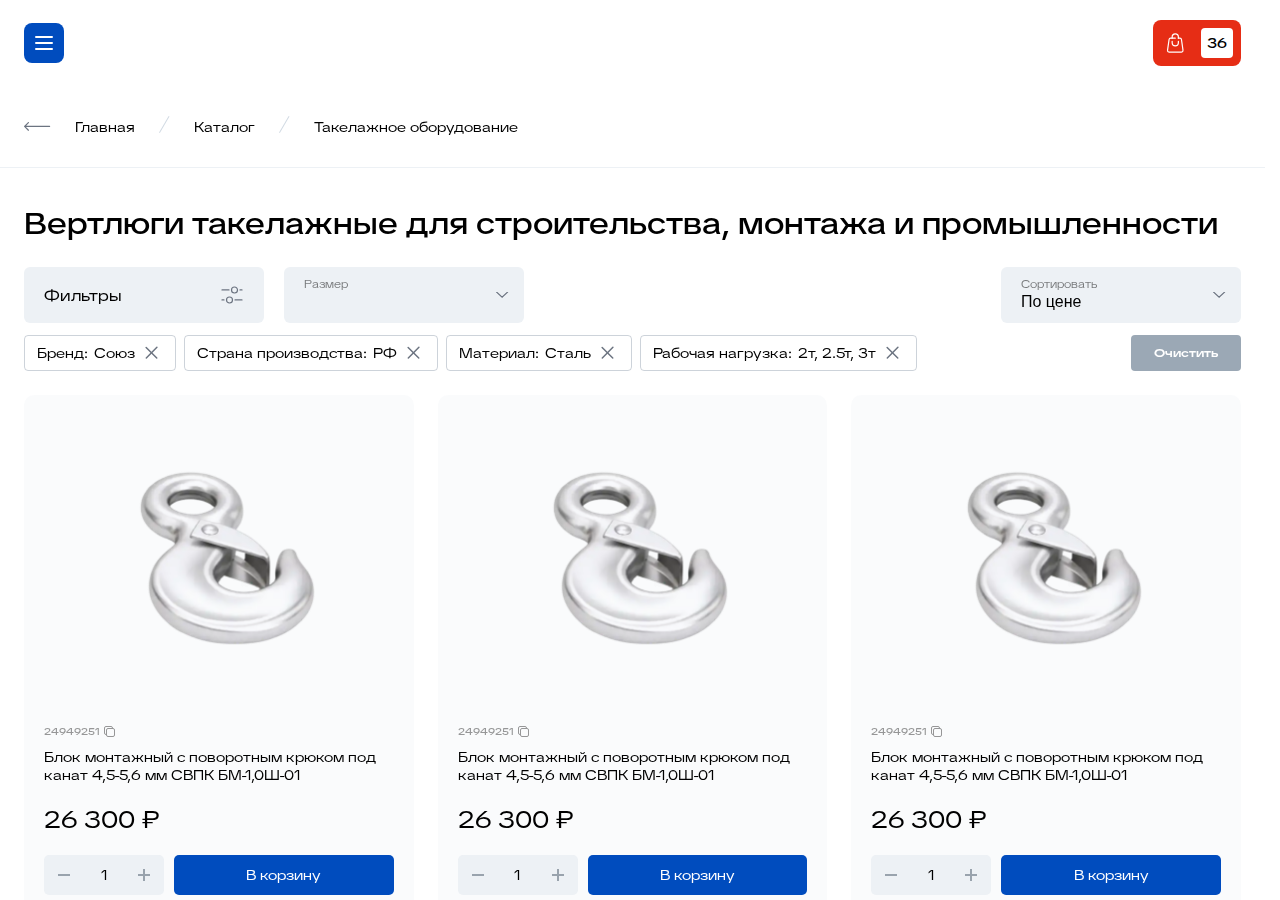
<file: catalog-products.html>
<!DOCTYPE html>
<html lang="ru">
<head>
	<meta charset="UTF-8">
	<meta http-equiv="X-UA-Compatible" content="IE=edge">
	<meta name="viewport" content="width=device-width, initial-scale=1.0">
	<title>ОРК</title>
	<link rel="stylesheet" href="css/style.min.css">
</head>

<body>
    <aside class="sidebar">
        <a href="/" class="sidebar__logo">
            <img src="images/logo.svg" alt="">
        </a>

        <div class="sidebar__inner">
            <div class="sidebar__body">
                <section class="sidebar__section">
                    <h3 class="sidebar__title">Такелажное оборудование</h3>
    
                    <nav class="sidebar__nav">
                        <ul class="sidebar__list">
                            <li class="sidebar__item">
                                <a href="#" class="sidebar__link">
                                    <span class="sidebar__icon">
                                        <svg width="24" height="24" viewBox="0 0 24 24" fill="none" xmlns="http://www.w3.org/2000/svg">
                                            <path d="M9.95455 19H9.5C8.39543 19 7.5 19.8954 7.5 21C7.5 22.1046 8.39543 23 9.5 23H14.5C15.6046 23 16.5 22.1046 16.5 21C16.5 19.8954 15.6046 19 14.5 19H14.0455" stroke="#6C7481" stroke-width="1.2" stroke-linecap="round"/>
                                            <rect x="4.6" y="16.4" width="8.8" height="14.8" rx="2.4" transform="rotate(-90 4.6 16.4)" stroke="#6C7481" stroke-width="1.2"/>
                                            <path d="M9.95455 5H9.5C8.39543 5 7.5 4.10457 7.5 3C7.5 1.89543 8.39543 1 9.5 1H14.5C15.6046 1 16.5 1.89543 16.5 3C16.5 4.10457 15.6046 5 14.5 5H14.0455" stroke="#6C7481" stroke-width="1.2" stroke-linecap="round"/>
                                            <path d="M7 12H17" stroke="#6C7481" stroke-width="1.2" stroke-linecap="round"/>
                                        </svg>
                                    </span>
                                    <span class="sidebar__text">Вертлюги</span>
                                </a>
                            </li>
                            
                            <li class="sidebar__item">
                                <a href="#" class="sidebar__link">
                                    <span class="sidebar__icon">
                                        <svg width="24" height="24" viewBox="0 0 24 24" fill="none" xmlns="http://www.w3.org/2000/svg">
                                            <path d="M4 22V10C4 5.58172 7.58172 2 12 2C16.4183 2 20 5.58172 20 10V22" stroke="#6C7481" stroke-width="1.2" stroke-linecap="round"/>
                                            <path d="M7 22V10C7 7.23858 9.23858 5 12 5C14.7614 5 17 7.23858 17 10V22" stroke="#6C7481" stroke-width="1.2" stroke-linecap="round"/>
                                            <path d="M1 17H3.5M7 17H15M20.5 17H23" stroke="#6C7481" stroke-width="1.2" stroke-linecap="round"/>
                                            <path d="M4 17H7M4 20H7" stroke="#6C7481" stroke-width="1.2" stroke-linecap="round"/>
                                            <path d="M17 17H20M17 20H20" stroke="#6C7481" stroke-width="1.2" stroke-linecap="round"/>
                                        </svg>
                                    </span>
                                    <span class="sidebar__text">Зажимы канатные</span>
                                </a>
                            </li>
    
                            <li class="sidebar__item">
                                <a href="#" class="sidebar__link">
                                    <span class="sidebar__icon">
                                        <svg width="24" height="24" viewBox="0 0 24 24" fill="none" xmlns="http://www.w3.org/2000/svg">
                                            <path d="M11.6022 22.1017C11.6022 22.1017 18.9767 17.0389 19.1017 9.63306C19.1017 5.4736 15.7441 2.10168 11.6022 2.10168C7.46039 2.10168 4.03257 5.4742 4.10276 9.63306C4.22775 17.0389 11.6022 22.1017 11.6022 22.1017Z" stroke="#6C7481" stroke-width="1.2" stroke-miterlimit="10" stroke-linecap="round" stroke-linejoin="round"/>
                                            <path d="M11.6021 22C11.6021 22 17.01 17.6967 17.1017 11.4017C17.1017 7.86613 14.6394 5 11.6021 5C8.56474 5 6.051 7.86663 6.10248 11.4017C6.19413 17.6967 11.6021 22 11.6021 22Z" stroke="#6C7481" stroke-width="1.2" stroke-miterlimit="10" stroke-linecap="round" stroke-linejoin="round"/>
                                        </svg>
                                    </span>
                                    <span class="sidebar__text">Коуши</span>
                                </a>
                            </li>
                        </ul>
                    </nav>
                </section>
    
                <section class="sidebar__section">
                    <h3 class="sidebar__title">Тросы, канаты, цепи</h3>
    
                    <nav class="sidebar__nav">
                        <ul class="sidebar__list">
                            <li class="sidebar__item">
                                <a href="#" class="sidebar__link">
                                    <span class="sidebar__icon">
                                        <svg width="24" height="24" viewBox="0 0 24 24" fill="none" xmlns="http://www.w3.org/2000/svg">
                                            <path d="M9.95455 19H9.5C8.39543 19 7.5 19.8954 7.5 21C7.5 22.1046 8.39543 23 9.5 23H14.5C15.6046 23 16.5 22.1046 16.5 21C16.5 19.8954 15.6046 19 14.5 19H14.0455" stroke="#6C7481" stroke-width="1.2" stroke-linecap="round"/>
                                            <rect x="4.6" y="16.4" width="8.8" height="14.8" rx="2.4" transform="rotate(-90 4.6 16.4)" stroke="#6C7481" stroke-width="1.2"/>
                                            <path d="M9.95455 5H9.5C8.39543 5 7.5 4.10457 7.5 3C7.5 1.89543 8.39543 1 9.5 1H14.5C15.6046 1 16.5 1.89543 16.5 3C16.5 4.10457 15.6046 5 14.5 5H14.0455" stroke="#6C7481" stroke-width="1.2" stroke-linecap="round"/>
                                            <path d="M7 12H17" stroke="#6C7481" stroke-width="1.2" stroke-linecap="round"/>
                                        </svg>
                                    </span>
                                    <span class="sidebar__text">Вертлюги</span>
                                </a>
                            </li>
                            
                            <li class="sidebar__item">
                                <a href="#" class="sidebar__link">
                                    <span class="sidebar__icon">
                                        <svg width="24" height="24" viewBox="0 0 24 24" fill="none" xmlns="http://www.w3.org/2000/svg">
                                            <path d="M4 22V10C4 5.58172 7.58172 2 12 2C16.4183 2 20 5.58172 20 10V22" stroke="#6C7481" stroke-width="1.2" stroke-linecap="round"/>
                                            <path d="M7 22V10C7 7.23858 9.23858 5 12 5C14.7614 5 17 7.23858 17 10V22" stroke="#6C7481" stroke-width="1.2" stroke-linecap="round"/>
                                            <path d="M1 17H3.5M7 17H15M20.5 17H23" stroke="#6C7481" stroke-width="1.2" stroke-linecap="round"/>
                                            <path d="M4 17H7M4 20H7" stroke="#6C7481" stroke-width="1.2" stroke-linecap="round"/>
                                            <path d="M17 17H20M17 20H20" stroke="#6C7481" stroke-width="1.2" stroke-linecap="round"/>
                                        </svg>
                                    </span>
                                    <span class="sidebar__text">Зажимы канатные</span>
                                </a>
                            </li>
    
                            <li class="sidebar__item">
                                <a href="#" class="sidebar__link">
                                    <span class="sidebar__icon">
                                        <svg width="24" height="24" viewBox="0 0 24 24" fill="none" xmlns="http://www.w3.org/2000/svg">
                                            <path d="M11.6022 22.1017C11.6022 22.1017 18.9767 17.0389 19.1017 9.63306C19.1017 5.4736 15.7441 2.10168 11.6022 2.10168C7.46039 2.10168 4.03257 5.4742 4.10276 9.63306C4.22775 17.0389 11.6022 22.1017 11.6022 22.1017Z" stroke="#6C7481" stroke-width="1.2" stroke-miterlimit="10" stroke-linecap="round" stroke-linejoin="round"/>
                                            <path d="M11.6021 22C11.6021 22 17.01 17.6967 17.1017 11.4017C17.1017 7.86613 14.6394 5 11.6021 5C8.56474 5 6.051 7.86663 6.10248 11.4017C6.19413 17.6967 11.6021 22 11.6021 22Z" stroke="#6C7481" stroke-width="1.2" stroke-miterlimit="10" stroke-linecap="round" stroke-linejoin="round"/>
                                        </svg>
                                    </span>
                                    <span class="sidebar__text">Коуши</span>
                                </a>
                            </li>
                        </ul>
                    </nav>
                </section>

                <section class="sidebar__section">
                    <h3 class="sidebar__title">Грузовые стропы</h3>
    
                    <nav class="sidebar__nav">
                        <ul class="sidebar__list">
                            <li class="sidebar__item">
                                <a href="#" class="sidebar__link">
                                    <span class="sidebar__icon">
                                        <svg width="24" height="24" viewBox="0 0 24 24" fill="none" xmlns="http://www.w3.org/2000/svg">
                                            <path d="M9.95455 19H9.5C8.39543 19 7.5 19.8954 7.5 21C7.5 22.1046 8.39543 23 9.5 23H14.5C15.6046 23 16.5 22.1046 16.5 21C16.5 19.8954 15.6046 19 14.5 19H14.0455" stroke="#6C7481" stroke-width="1.2" stroke-linecap="round"/>
                                            <rect x="4.6" y="16.4" width="8.8" height="14.8" rx="2.4" transform="rotate(-90 4.6 16.4)" stroke="#6C7481" stroke-width="1.2"/>
                                            <path d="M9.95455 5H9.5C8.39543 5 7.5 4.10457 7.5 3C7.5 1.89543 8.39543 1 9.5 1H14.5C15.6046 1 16.5 1.89543 16.5 3C16.5 4.10457 15.6046 5 14.5 5H14.0455" stroke="#6C7481" stroke-width="1.2" stroke-linecap="round"/>
                                            <path d="M7 12H17" stroke="#6C7481" stroke-width="1.2" stroke-linecap="round"/>
                                        </svg>
                                    </span>
                                    <span class="sidebar__text">Вертлюги</span>
                                </a>
                            </li>
                            
                            <li class="sidebar__item">
                                <a href="#" class="sidebar__link">
                                    <span class="sidebar__icon">
                                        <svg width="24" height="24" viewBox="0 0 24 24" fill="none" xmlns="http://www.w3.org/2000/svg">
                                            <path d="M4 22V10C4 5.58172 7.58172 2 12 2C16.4183 2 20 5.58172 20 10V22" stroke="#6C7481" stroke-width="1.2" stroke-linecap="round"/>
                                            <path d="M7 22V10C7 7.23858 9.23858 5 12 5C14.7614 5 17 7.23858 17 10V22" stroke="#6C7481" stroke-width="1.2" stroke-linecap="round"/>
                                            <path d="M1 17H3.5M7 17H15M20.5 17H23" stroke="#6C7481" stroke-width="1.2" stroke-linecap="round"/>
                                            <path d="M4 17H7M4 20H7" stroke="#6C7481" stroke-width="1.2" stroke-linecap="round"/>
                                            <path d="M17 17H20M17 20H20" stroke="#6C7481" stroke-width="1.2" stroke-linecap="round"/>
                                        </svg>
                                    </span>
                                    <span class="sidebar__text">Зажимы канатные</span>
                                </a>
                            </li>
    
                            <li class="sidebar__item">
                                <a href="#" class="sidebar__link">
                                    <span class="sidebar__icon">
                                        <svg width="24" height="24" viewBox="0 0 24 24" fill="none" xmlns="http://www.w3.org/2000/svg">
                                            <path d="M11.6022 22.1017C11.6022 22.1017 18.9767 17.0389 19.1017 9.63306C19.1017 5.4736 15.7441 2.10168 11.6022 2.10168C7.46039 2.10168 4.03257 5.4742 4.10276 9.63306C4.22775 17.0389 11.6022 22.1017 11.6022 22.1017Z" stroke="#6C7481" stroke-width="1.2" stroke-miterlimit="10" stroke-linecap="round" stroke-linejoin="round"/>
                                            <path d="M11.6021 22C11.6021 22 17.01 17.6967 17.1017 11.4017C17.1017 7.86613 14.6394 5 11.6021 5C8.56474 5 6.051 7.86663 6.10248 11.4017C6.19413 17.6967 11.6021 22 11.6021 22Z" stroke="#6C7481" stroke-width="1.2" stroke-miterlimit="10" stroke-linecap="round" stroke-linejoin="round"/>
                                        </svg>
                                    </span>
                                    <span class="sidebar__text">Коуши</span>
                                </a>
                            </li>
                        </ul>
                    </nav>
                </section>

                <section class="sidebar__section">
                    <h3 class="sidebar__title">Грузовые стропы</h3>
    
                    <nav class="sidebar__nav">
                        <ul class="sidebar__list">
                            <li class="sidebar__item">
                                <a href="#" class="sidebar__link">
                                    <span class="sidebar__icon">
                                        <svg width="24" height="24" viewBox="0 0 24 24" fill="none" xmlns="http://www.w3.org/2000/svg">
                                            <path d="M9.95455 19H9.5C8.39543 19 7.5 19.8954 7.5 21C7.5 22.1046 8.39543 23 9.5 23H14.5C15.6046 23 16.5 22.1046 16.5 21C16.5 19.8954 15.6046 19 14.5 19H14.0455" stroke="#6C7481" stroke-width="1.2" stroke-linecap="round"/>
                                            <rect x="4.6" y="16.4" width="8.8" height="14.8" rx="2.4" transform="rotate(-90 4.6 16.4)" stroke="#6C7481" stroke-width="1.2"/>
                                            <path d="M9.95455 5H9.5C8.39543 5 7.5 4.10457 7.5 3C7.5 1.89543 8.39543 1 9.5 1H14.5C15.6046 1 16.5 1.89543 16.5 3C16.5 4.10457 15.6046 5 14.5 5H14.0455" stroke="#6C7481" stroke-width="1.2" stroke-linecap="round"/>
                                            <path d="M7 12H17" stroke="#6C7481" stroke-width="1.2" stroke-linecap="round"/>
                                        </svg>
                                    </span>
                                    <span class="sidebar__text">Вертлюги</span>
                                </a>
                            </li>
                            
                            <li class="sidebar__item">
                                <a href="#" class="sidebar__link">
                                    <span class="sidebar__icon">
                                        <svg width="24" height="24" viewBox="0 0 24 24" fill="none" xmlns="http://www.w3.org/2000/svg">
                                            <path d="M4 22V10C4 5.58172 7.58172 2 12 2C16.4183 2 20 5.58172 20 10V22" stroke="#6C7481" stroke-width="1.2" stroke-linecap="round"/>
                                            <path d="M7 22V10C7 7.23858 9.23858 5 12 5C14.7614 5 17 7.23858 17 10V22" stroke="#6C7481" stroke-width="1.2" stroke-linecap="round"/>
                                            <path d="M1 17H3.5M7 17H15M20.5 17H23" stroke="#6C7481" stroke-width="1.2" stroke-linecap="round"/>
                                            <path d="M4 17H7M4 20H7" stroke="#6C7481" stroke-width="1.2" stroke-linecap="round"/>
                                            <path d="M17 17H20M17 20H20" stroke="#6C7481" stroke-width="1.2" stroke-linecap="round"/>
                                        </svg>
                                    </span>
                                    <span class="sidebar__text">Зажимы канатные</span>
                                </a>
                            </li>
    
                            <li class="sidebar__item">
                                <a href="#" class="sidebar__link">
                                    <span class="sidebar__icon">
                                        <svg width="24" height="24" viewBox="0 0 24 24" fill="none" xmlns="http://www.w3.org/2000/svg">
                                            <path d="M11.6022 22.1017C11.6022 22.1017 18.9767 17.0389 19.1017 9.63306C19.1017 5.4736 15.7441 2.10168 11.6022 2.10168C7.46039 2.10168 4.03257 5.4742 4.10276 9.63306C4.22775 17.0389 11.6022 22.1017 11.6022 22.1017Z" stroke="#6C7481" stroke-width="1.2" stroke-miterlimit="10" stroke-linecap="round" stroke-linejoin="round"/>
                                            <path d="M11.6021 22C11.6021 22 17.01 17.6967 17.1017 11.4017C17.1017 7.86613 14.6394 5 11.6021 5C8.56474 5 6.051 7.86663 6.10248 11.4017C6.19413 17.6967 11.6021 22 11.6021 22Z" stroke="#6C7481" stroke-width="1.2" stroke-miterlimit="10" stroke-linecap="round" stroke-linejoin="round"/>
                                        </svg>
                                    </span>
                                    <span class="sidebar__text">Коуши</span>
                                </a>
                            </li>
                        </ul>
                    </nav>
                </section>

                <section class="sidebar__section">
                    <h3 class="sidebar__title">Грузовые стропы</h3>
    
                    <nav class="sidebar__nav">
                        <ul class="sidebar__list">
                            <li class="sidebar__item">
                                <a href="#" class="sidebar__link">
                                    <span class="sidebar__icon">
                                        <svg width="24" height="24" viewBox="0 0 24 24" fill="none" xmlns="http://www.w3.org/2000/svg">
                                            <path d="M9.95455 19H9.5C8.39543 19 7.5 19.8954 7.5 21C7.5 22.1046 8.39543 23 9.5 23H14.5C15.6046 23 16.5 22.1046 16.5 21C16.5 19.8954 15.6046 19 14.5 19H14.0455" stroke="#6C7481" stroke-width="1.2" stroke-linecap="round"/>
                                            <rect x="4.6" y="16.4" width="8.8" height="14.8" rx="2.4" transform="rotate(-90 4.6 16.4)" stroke="#6C7481" stroke-width="1.2"/>
                                            <path d="M9.95455 5H9.5C8.39543 5 7.5 4.10457 7.5 3C7.5 1.89543 8.39543 1 9.5 1H14.5C15.6046 1 16.5 1.89543 16.5 3C16.5 4.10457 15.6046 5 14.5 5H14.0455" stroke="#6C7481" stroke-width="1.2" stroke-linecap="round"/>
                                            <path d="M7 12H17" stroke="#6C7481" stroke-width="1.2" stroke-linecap="round"/>
                                        </svg>
                                    </span>
                                    <span class="sidebar__text">Вертлюги</span>
                                </a>
                            </li>
                            
                            <li class="sidebar__item">
                                <a href="#" class="sidebar__link">
                                    <span class="sidebar__icon">
                                        <svg width="24" height="24" viewBox="0 0 24 24" fill="none" xmlns="http://www.w3.org/2000/svg">
                                            <path d="M4 22V10C4 5.58172 7.58172 2 12 2C16.4183 2 20 5.58172 20 10V22" stroke="#6C7481" stroke-width="1.2" stroke-linecap="round"/>
                                            <path d="M7 22V10C7 7.23858 9.23858 5 12 5C14.7614 5 17 7.23858 17 10V22" stroke="#6C7481" stroke-width="1.2" stroke-linecap="round"/>
                                            <path d="M1 17H3.5M7 17H15M20.5 17H23" stroke="#6C7481" stroke-width="1.2" stroke-linecap="round"/>
                                            <path d="M4 17H7M4 20H7" stroke="#6C7481" stroke-width="1.2" stroke-linecap="round"/>
                                            <path d="M17 17H20M17 20H20" stroke="#6C7481" stroke-width="1.2" stroke-linecap="round"/>
                                        </svg>
                                    </span>
                                    <span class="sidebar__text">Зажимы канатные</span>
                                </a>
                            </li>
    
                            <li class="sidebar__item">
                                <a href="#" class="sidebar__link">
                                    <span class="sidebar__icon">
                                        <svg width="24" height="24" viewBox="0 0 24 24" fill="none" xmlns="http://www.w3.org/2000/svg">
                                            <path d="M11.6022 22.1017C11.6022 22.1017 18.9767 17.0389 19.1017 9.63306C19.1017 5.4736 15.7441 2.10168 11.6022 2.10168C7.46039 2.10168 4.03257 5.4742 4.10276 9.63306C4.22775 17.0389 11.6022 22.1017 11.6022 22.1017Z" stroke="#6C7481" stroke-width="1.2" stroke-miterlimit="10" stroke-linecap="round" stroke-linejoin="round"/>
                                            <path d="M11.6021 22C11.6021 22 17.01 17.6967 17.1017 11.4017C17.1017 7.86613 14.6394 5 11.6021 5C8.56474 5 6.051 7.86663 6.10248 11.4017C6.19413 17.6967 11.6021 22 11.6021 22Z" stroke="#6C7481" stroke-width="1.2" stroke-miterlimit="10" stroke-linecap="round" stroke-linejoin="round"/>
                                        </svg>
                                    </span>
                                    <span class="sidebar__text">Коуши</span>
                                </a>
                            </li>
                        </ul>
                    </nav>
                </section>
            </div>
        </div>

        <button class="sidebar__btn btn">
            Заявка на консультацию
        </button>
    </aside>

    <div class="app-content">
        <header class="header">
            <div class="container">
                <div class="header__top">
                    <button type="button" class="header__menu-btn"></button>

                    <a href="/" class="header__logo">
                        <img src="images/logo.svg" alt="">
                    </a>
                    
                    <div class="header__location">
                        <div class="header__location-current">
                            Москва
                        </div>

                        <ul class="header__location-list">
                            <li>
                                Санкт-Петербург
                            </li>
                            <li>
                                Волгоград
                            </li>
                        </ul>
                    </div>

                    <a href="tel:+79998110078" class="header__call">
                        +7 (999) 811-00-78
                    </a>

                    <div class="header__email">
                        <span>
                            Отправьте заявку:
                        </span>
                        <a href="mailto:info@orcline.ru">
                            info@orcline.ru
                        </a>
                    </div>

                    <div class="header__btns">
                        <button class="header__btn">
                            Быстрый заказ
                        </button>

                        <button class="header__btn">
                            Заказать звонок
                        </button>

                        <a href="#" class="header__cart">
                            Корзина
                            <span class="header__cart-count">
                                36
                            </span>
                        </a>
                    </div>
                </div>

                <div class="header__nav">
                    <button class="header__search-btn">
                        <svg width="24" height="24" viewBox="0 0 24 24" fill="none" xmlns="http://www.w3.org/2000/svg">
                            <path d="M1.99915 10.0935C1.99915 14.5635 5.62274 18.1871 10.0926 18.1871C14.5625 18.1871 18.1861 14.5635 18.1861 10.0935C18.1861 5.62361 14.5625 2 10.0926 2C5.62274 2 1.99915 5.62361 1.99915 10.0935Z" stroke="#6C7481" stroke-width="1.2" stroke-miterlimit="10" stroke-linecap="round" stroke-linejoin="round" />
                            <path d="M22 22.0174L18.2075 18.2248" stroke="#6C7481" stroke-width="1.2" stroke-miterlimit="10" stroke-linecap="round" stroke-linejoin="round" />
                        </svg>
                    </button>

                    <a href="#" class="header__catalog">
                        Каталог
                    </a>

                    <nav>
                        <ul class="header__menu">
                            <li>
                                <a href="#">
                                    Услуги
                                </a>
                            </li>

                            <li>
                                <a href="#">
                                    Доставка и оплата
                                </a>
                            </li>

                            <li>
                                <a href="#">
                                    О компании
                                </a>
                            </li>

                            <li>
                                <a href="#">
                                    Контакты
                                </a>
                            </li>
                        </ul>
                    </nav>
                </div>
            </div>
        </header>

        <main>
            <div class="breadcrumbs">
                <div class="container">
                    <div class="breadcrumbs__nav">
                        <a href="/">
                            <svg width="27" height="9" viewBox="0 0 27 9" fill="none" xmlns="http://www.w3.org/2000/svg">
                                <path d="M25.6001 5.01838C25.9315 5.01838 26.2001 4.74975 26.2001 4.41838C26.2001 4.08701 25.9315 3.81838 25.6001 3.81838V4.41838V5.01838ZM0.175834 3.99412C-0.058481 4.22843 -0.058481 4.60833 0.175834 4.84264L3.99421 8.66102C4.22852 8.89534 4.60842 8.89534 4.84274 8.66102C5.07705 8.42671 5.07705 8.04681 4.84274 7.81249L1.44863 4.41838L4.84274 1.02427C5.07705 0.789953 5.07705 0.410055 4.84274 0.17574C4.60842 -0.0585747 4.22852 -0.0585747 3.99421 0.17574L0.175834 3.99412ZM25.6001 4.41838V3.81838H0.600098V4.41838V5.01838H25.6001V4.41838Z" fill="#6C7481"/>
                            </svg>
                            Главная
                        </a>

                        <span>
                            <svg width="11" height="17" viewBox="0 0 11 17" fill="none" xmlns="http://www.w3.org/2000/svg">
                                <rect y="16.4874" width="19.0909" height="1" transform="rotate(-59.7261 0 16.4874)" fill="#D1DAE3" />
                            </svg>
                        </span>

                        <a href="#">
                            Каталог
                        </a>

                        <span>
                            <svg width="11" height="17" viewBox="0 0 11 17" fill="none" xmlns="http://www.w3.org/2000/svg">
                                <rect y="16.4874" width="19.0909" height="1" transform="rotate(-59.7261 0 16.4874)" fill="#D1DAE3" />
                            </svg>
                        </span>

                        <p>
                            Такелажное оборудование
                        </p>
                    </div>
                </div>
            </div>

            <section class="catalog">
                <div class="container">
                    <div class="catalog__inner">
                        <h1 class="catalog__title title-section">
                            Вертлюги такелажные для строительства, монтажа и промышленности
                        </h1>

                        <div class="catalog__filter">
                            <div class="catalog__filter-body">
                                <button type="button" class="catalog__filter-btn trigger-popup" data-popup="#popup-filter">
                                    Фильтры
                                    <svg width="24" height="24" viewBox="0 0 24 24" fill="none" xmlns="http://www.w3.org/2000/svg">
                                        <path d="M9.5 14C11.1569 14 12.5 15.3431 12.5 17C12.5 18.6568 11.1569 20 9.5 20C7.84315 20 6.5 18.6568 6.5 17C6.5 15.3431 7.84315 14 9.5 14Z" stroke="#6C7481" stroke-width="1.2" />
                                        <path d="M14.5 4C12.8431 4 11.5 5.34314 11.5 7C11.5 8.65685 12.8431 10 14.5 10C16.1569 10 17.5 8.65685 17.5 7C17.5 5.34314 16.1569 4 14.5 4Z" stroke="#6C7481" stroke-width="1.2" />
                                        <path d="M15 16.9585H22" stroke="#6C7481" stroke-width="1.2" stroke-linecap="round" />
                                        <path d="M8.99999 6.95853H2" stroke="#6C7481" stroke-width="1.2" stroke-linecap="round" />
                                        <path d="M2 16.9585H4" stroke="#6C7481" stroke-width="1.2" stroke-linecap="round" />
                                        <path d="M22 6.95853H20" stroke="#6C7481" stroke-width="1.2" stroke-linecap="round" />
                                    </svg>
                                </button>

                                <div class="catalog__filter-item catalog__filter-item-size">
                                    <span class="catalog__filter-item-name">
                                        Размер
                                    </span>

                                    <div class="catalog__filter-item-value"></div>

                                    <div class="catalog__filter-item-drop-down">
                                        <ul>
                                            <li>
                                                <!-- id можешь заменить -->
                                                <input type="checkbox" id="size-1">

                                                <label for="size-1">
                                                    5мм
                                                </label>
                                            </li>

                                            <li>
                                                <!-- id можешь заменить -->
                                                <input type="checkbox" id="size-2">

                                                <label for="size-2">
                                                    6мм
                                                </label>
                                            </li>

                                            <li>
                                                <!-- id можешь заменить -->
                                                <input type="checkbox" id="size-3">

                                                <label for="size-3">
                                                    7мм
                                                </label>
                                            </li>
                                        </ul>
                                    </div>
                                </div>

                                <div class="catalog__filter-item catalog__filter-item-sort">
                                    <span class="catalog__filter-item-name">
                                        Сортировать
                                    </span>

                                    <select name="sort">
                                        <option value="По цене">По цене</option>
                                        <option value="По цене">По цене</option>
                                    </select>
                                </div>
                            </div>

                            <div class="catalog__filter-active">
                                <ul class="catalog__filter-active-list">
                                    <li>
                                        <span>Бренд:</span>

                                        <span>Союз</span>

                                        <button type="button">
                                            <svg width="22" height="22" viewBox="0 0 22 22" fill="none" xmlns="http://www.w3.org/2000/svg">
                                                <path d="M15.75 16.0699L5.1434 5.46332" stroke="#6C7481" stroke-width="1.5" stroke-linecap="round" />
                                                <path d="M5.30273 15.9092L15.9093 5.30258" stroke="#6C7481" stroke-width="1.5" stroke-linecap="round" />
                                            </svg>
                                        </button>
                                    </li>

                                    <li>
                                        <span>Страна производства:</span>
                                        
                                        <span>РФ</span>

                                        <button type="button">
                                            <svg width="22" height="22" viewBox="0 0 22 22" fill="none" xmlns="http://www.w3.org/2000/svg">
                                                <path d="M15.75 16.0699L5.1434 5.46332" stroke="#6C7481" stroke-width="1.5" stroke-linecap="round" />
                                                <path d="M5.30273 15.9092L15.9093 5.30258" stroke="#6C7481" stroke-width="1.5" stroke-linecap="round" />
                                            </svg>
                                        </button>
                                    </li>

                                    <li>
                                        <span>Материал:</span>
                                        
                                        <span>Сталь</span>

                                        <button type="button">
                                            <svg width="22" height="22" viewBox="0 0 22 22" fill="none" xmlns="http://www.w3.org/2000/svg">
                                                <path d="M15.75 16.0699L5.1434 5.46332" stroke="#6C7481" stroke-width="1.5" stroke-linecap="round" />
                                                <path d="M5.30273 15.9092L15.9093 5.30258" stroke="#6C7481" stroke-width="1.5" stroke-linecap="round" />
                                            </svg>
                                        </button>
                                    </li>

                                    <li>
                                        <span>Рабочая нагрузка:</span>
                                        
                                        <span>2т, 2.5т, 3т</span>

                                        <button type="button">
                                            <svg width="22" height="22" viewBox="0 0 22 22" fill="none" xmlns="http://www.w3.org/2000/svg">
                                                <path d="M15.75 16.0699L5.1434 5.46332" stroke="#6C7481" stroke-width="1.5" stroke-linecap="round" />
                                                <path d="M5.30273 15.9092L15.9093 5.30258" stroke="#6C7481" stroke-width="1.5" stroke-linecap="round" />
                                            </svg>
                                        </button>
                                    </li>
                                </ul>

                                <button type="button" class="catalog__filter-active-clean">
                                    Очистить
                                </button>
                            </div>
                        </div>

                        <div class="catalog__products">
                            <div class="product-item">
                                <a href="#" class="product-item__img">
                                    <img src="images/product__item.webp" alt="">
                                </a>

                                <div class="product-item__body">
                                    <div class="product-code product-code" title="Скопировать">
                                        <span>24949251</span>
                                        <svg width="11" height="11" viewBox="0 0 11 11" fill="none" xmlns="http://www.w3.org/2000/svg">
                                            <rect x="0.5" y="0.5" width="8" height="8" rx="1.5" stroke="black" />
                                            <rect x="2.5" y="2.5" width="8" height="8" rx="1.5" fill="#FAFBFC" stroke="black" />
                                        </svg>
                                    </div>

                                    <a href="#">
                                        <h5 class="product-item__name">
                                            Блок монтажный с поворотным крюком под канат 4,5-5,6 мм СВПК БМ-1,0Ш-01
                                        </h5>
                                    </a>

                                    <div class="product-item__price">
                                        26 300 ₽
                                    </div>

                                    <div class="product-item__nav">
                                        <div class="product-item__count product-count">
                                            <button type="button" class="remove">
                                                <svg width="12" height="2" viewBox="0 0 12 2" fill="none" xmlns="http://www.w3.org/2000/svg">
                                                    <path d="M12 2H0V0H12V2Z" fill="#99A3AD" />
                                                </svg>
                                            </button>

                                            <input type="number" name="count-product" value="1" readonly>

                                            <button type="button" class="add">
                                                <svg width="12" height="12" viewBox="0 0 12 12" fill="none" xmlns="http://www.w3.org/2000/svg">
                                                    <path d="M7 5H12V7H7V12H5V7H0V5H5V0H7V5Z" fill="#99A3AD" />
                                                </svg>
                                            </button>
                                        </div>

                                        <button type="button" class="product-item__add">
                                            В корзину
                                        </button> 
                                    </div>
                                </div>
                            </div>
                            
                            <div class="product-item">
                                <a href="#" class="product-item__img">
                                    <img src="images/product__item.webp" alt="">
                                </a>

                                <div class="product-item__body">
                                    <div class="product-code product-code" title="Скопировать">
                                        <span>24949251</span>
                                        <svg width="11" height="11" viewBox="0 0 11 11" fill="none" xmlns="http://www.w3.org/2000/svg">
                                            <rect x="0.5" y="0.5" width="8" height="8" rx="1.5" stroke="black" />
                                            <rect x="2.5" y="2.5" width="8" height="8" rx="1.5" fill="#FAFBFC" stroke="black" />
                                        </svg>
                                    </div>

                                    <a href="#">
                                        <h5 class="product-item__name">
                                            Блок монтажный с поворотным крюком под канат 4,5-5,6 мм СВПК БМ-1,0Ш-01
                                        </h5>
                                    </a>

                                    <div class="product-item__price">
                                        26 300 ₽
                                    </div>

                                    <div class="product-item__nav">
                                        <div class="product-item__count product-count">
                                            <button type="button" class="remove">
                                                <svg width="12" height="2" viewBox="0 0 12 2" fill="none" xmlns="http://www.w3.org/2000/svg">
                                                    <path d="M12 2H0V0H12V2Z" fill="#99A3AD" />
                                                </svg>
                                            </button>

                                            <input type="number" name="count-product" value="1" readonly>

                                            <button type="button" class="add">
                                                <svg width="12" height="12" viewBox="0 0 12 12" fill="none" xmlns="http://www.w3.org/2000/svg">
                                                    <path d="M7 5H12V7H7V12H5V7H0V5H5V0H7V5Z" fill="#99A3AD" />
                                                </svg>
                                            </button>
                                        </div>

                                        <button type="button" class="product-item__add">
                                            В корзину
                                        </button> 
                                    </div>
                                </div>
                            </div>

                            <div class="product-item">
                                <a href="#" class="product-item__img">
                                    <img src="images/product__item.webp" alt="">
                                </a>

                                <div class="product-item__body">
                                    <div class="product-code product-code" title="Скопировать">
                                        <span>24949251</span>
                                        <svg width="11" height="11" viewBox="0 0 11 11" fill="none" xmlns="http://www.w3.org/2000/svg">
                                            <rect x="0.5" y="0.5" width="8" height="8" rx="1.5" stroke="black" />
                                            <rect x="2.5" y="2.5" width="8" height="8" rx="1.5" fill="#FAFBFC" stroke="black" />
                                        </svg>
                                    </div>

                                    <a href="#">
                                        <h5 class="product-item__name">
                                            Блок монтажный с поворотным крюком под канат 4,5-5,6 мм СВПК БМ-1,0Ш-01
                                        </h5>
                                    </a>

                                    <div class="product-item__price">
                                        26 300 ₽
                                    </div>

                                    <div class="product-item__nav">
                                        <div class="product-item__count product-count">
                                            <button type="button" class="remove">
                                                <svg width="12" height="2" viewBox="0 0 12 2" fill="none" xmlns="http://www.w3.org/2000/svg">
                                                    <path d="M12 2H0V0H12V2Z" fill="#99A3AD" />
                                                </svg>
                                            </button>

                                            <input type="number" name="count-product" value="1" readonly>

                                            <button type="button" class="add">
                                                <svg width="12" height="12" viewBox="0 0 12 12" fill="none" xmlns="http://www.w3.org/2000/svg">
                                                    <path d="M7 5H12V7H7V12H5V7H0V5H5V0H7V5Z" fill="#99A3AD" />
                                                </svg>
                                            </button>
                                        </div>

                                        <button type="button" class="product-item__add">
                                            В корзину
                                        </button> 
                                    </div>
                                </div>
                            </div>
                            
                            <div class="product-item">
                                <a href="#" class="product-item__img">
                                    <img src="images/product__item.webp" alt="">
                                </a>

                                <div class="product-item__body">
                                    <div class="product-code product-code" title="Скопировать">
                                        <span>24949251</span>
                                        <svg width="11" height="11" viewBox="0 0 11 11" fill="none" xmlns="http://www.w3.org/2000/svg">
                                            <rect x="0.5" y="0.5" width="8" height="8" rx="1.5" stroke="black" />
                                            <rect x="2.5" y="2.5" width="8" height="8" rx="1.5" fill="#FAFBFC" stroke="black" />
                                        </svg>
                                    </div>

                                    <a href="#">
                                        <h5 class="product-item__name">
                                            Блок монтажный с поворотным крюком под канат 4,5-5,6 мм СВПК БМ-1,0Ш-01
                                        </h5>
                                    </a>

                                    <div class="product-item__price">
                                        26 300 ₽
                                    </div>

                                    <div class="product-item__nav">
                                        <div class="product-item__count product-count">
                                            <button type="button" class="remove">
                                                <svg width="12" height="2" viewBox="0 0 12 2" fill="none" xmlns="http://www.w3.org/2000/svg">
                                                    <path d="M12 2H0V0H12V2Z" fill="#99A3AD" />
                                                </svg>
                                            </button>

                                            <input type="number" name="count-product" value="1" readonly>

                                            <button type="button" class="add">
                                                <svg width="12" height="12" viewBox="0 0 12 12" fill="none" xmlns="http://www.w3.org/2000/svg">
                                                    <path d="M7 5H12V7H7V12H5V7H0V5H5V0H7V5Z" fill="#99A3AD" />
                                                </svg>
                                            </button>
                                        </div>

                                        <button type="button" class="product-item__add">
                                            В корзину
                                        </button> 
                                    </div>
                                </div>
                            </div>
                        </div>

                        <button type="button" class="catalog__products-add">
                            Показать ещё
                        </button>

                        <div class="catalog__products-pagination">
                            <a href="#" class="catalog__products-pagination-prev">
                                Назад
                            </a>

                            <ul>
                                <li>
                                    <a href="#">
                                        1
                                    </a>
                                </li>
                                <li>
                                    <a href="#" class="current-page">
                                        2
                                    </a>
                                </li>
                                <li>
                                    <a href="#">
                                        3
                                    </a>
                                </li>
                                <li>
                                    ...
                                </li>
                                <li>
                                    <a href="#">
                                        30
                                    </a>
                                </li>
                            </ul>

                            <a href="#" class="catalog__products-pagination-next">
                                Вперед
                            </a>
                        </div>
                    </div>
                </div>
            </section>

            <section class="calculation-form">
                <div class="container">
                    <div class="calculation-form__inner">
                        <h2 class="title-section">
                            Быстрый расчет стоимости
                        </h2>

                        <div class="calculation-form__body">
                            <div class="calculation-form__content">
                                <h3 class="calculation-form__title">
                                    Заказать быстрый расчет стоимости
                                </h3>

                                <div class="calculation-form__dscr">
                                    Оставьте заявку — мы быстро свяжемся с вами, уточним детали, предложим лучшее решение и рассчитаем цену с учётом объёма, региона и условий поставки. Работаем с любыми объёмами и под ваши задачи.
                                </div>

                                <img src="images/calculation_form.webp" alt="" class="calculation-form__img">

                                <div class="calculation-form__contacts">
                                    <p>
                                        По всем вопросам свяжитесь с нами:
                                    </p>

                                    <ul>
                                        <li>
                                            <a href="tel:+79998110078" class="calculation-form__phone">
                                                +7 (999) 811-00-78
                                            </a>
                                        </li>
                                        <li>
                                            <a href="mailto:info@orcline.ru">
                                                info@orcline.ru
                                            </a>
                                        </li>
                                    </ul>
                                </div>
                            </div>

                            <form action="" method="post" enctype="multipart/form-data">
                                <div class="calculation-form__inputs">
                                    <input type="text" name="name" placeholder="Ваше имя" required>
    
                                    <input type="email" name="email" placeholder="Электронная почта" required>
    
                                    <input type="tel" name="phone" placeholder="Телефон" required>
    
                                    <textarea name="message" placeholder="Подробности заказа и комментарии"></textarea>
                                </div>

                                <div class="calculation-form__file">
                                    <span>Прикрепить файл к заявке</span>

                                    <input type="file" name="file">
                                </div>

                                <div class="calculation-form__privacy">
                                    <label>
                                        <input type="checkbox" required>

                                        <span>
                                            Нажимая на кнопку “Отправить”, я соглашаюсь с <a href="#" target="_blank">Политикой в отношении обработки персональных данных</a>.
                                        </span>
                                    </label>

                                    <label>
                                        <input type="checkbox" required>

                                        <span>
                                            Нажимая на кнопку "Отправить", я принимаю условия <a href="#" target="_blank">Пользовательского соглашения</a>.
                                        </span>
                                    </label>
                                </div>

                                <button type="submit" class="btn">Отправить</button>
                            </form>
                        </div>
                    </div>
                </div>
            </section>

            <section class="about-us-front">
                <div class="container">
                    <div class="about-us-front__inner">
                        <img src="images/about-us-front.svg" alt="" class="about-us-front__img">

                        <div class="about-us-front__body">
                            <h2 class="title-section">
                                Открытая региональная Компания
                            </h2>

                            <div class="about-us-front__dscr">
                                <p>
                                    Давайте знакомиться! Мы молодая, но очень амбициозная компания на рынке такелажного оборудования. Наша главная цель не просто продавать, а выстраивать долгосрочные и честные отношения с каждым клиентом.
                                </p>

                                <p>
                                    Мы верим, что основа успешного сотрудничества - это внимание к деталям. Прислушиваемся к вашим пожеланиям, помогаем с выбором и делаем всё, чтобы поставка была для вас простой и комфортной. Именно так мы работаем с первого дня.
                                </p>

                                <p>
                                    Наша благодарность - это ваше доверие и рекомендации, которые наши первые клиенты уже начали давать своим коллегам. Мы очень этим гордимся.
                                </p>

                                <h3>
                                    Что вы получите, работая с нами?
                                </h3>

                                <ul>
                                    <li>
                                        Качественное оборудование по справедливым ценам.
                                    </li>

                                    <li>
                                        Бесперебойную доставку по всей России точно в оговоренные сроки.
                                    </li>

                                    <li>
                                        Команду, для которой ваш проект действительно важен.
                                    </li>
                                </ul>
                            </div>
                        </div>
                    </div>
                </div>
            </section>
        </main>

        <footer class="footer">
            <div class="container">
                <div class="footer__inner">
                    <header class="footer__header">
                        <a href="/" class="footer__header-logo">
                            <img src="images/logo-white.svg" alt="">
                        </a>

                        <nav>
                            <ul class="footer__menu">
                                <li>
                                    <a href="#">
                                        Каталог
                                    </a>
                                </li>

                                <li>
                                    <a href="#">
                                        Услуги
                                    </a>
                                </li>

                                <li>
                                    <a href="#">
                                        Доставка и оплата
                                    </a>
                                </li>

                                <li>
                                    <a href="#">
                                        О компании
                                    </a>
                                </li>

                                <li>
                                    <a href="#">
                                        Контакты
                                    </a>
                                </li>
                            </ul>
                        </nav>
                    </header>

                    <div class="footer__contacts">
                        <div class="footer__call-wrapper">
                            <a href="tel:+79998110078" class="footer__call">
                                +7 (999) 811-00-78
                            </a>

                            <button class="footer__call-btn">
                                Заказать звонок
                            </button>
                        </div>

                        <a href="mailto:info@orcline.ru" class="footer__email">
                            info@orcline.ru
                        </a>
                    </div>

                    <div class="footer__info">
                        <div class="footer__address">
                            Склад: 140009, Московская область, г. Люберцы,<br>
                            дачный поселок Красково, Ново-Марусинский проезд, д.8с1
                        </div>

                        <nav>
                            <ul>
                                <li>
                                    <a href="#">
                                        Пользовательское соглашение
                                    </a>
                                </li>
                                <li>
                                    <a href="#">
                                        Политика в отношении обработки персональных данных
                                    </a>
                                </li>
                            </ul>
                        </nav>
                    </div>

                    <div class="footer__bottom">
                        <div class="footer__copyright">
                            <p>
                                © 2026 Открытая региональная компания
                            </p>
                        </div>

                        <div class="footer__mark">
                            <p>
                                Цены на сайте не являются публичной офертой, определяемой положениями ч. 2 ст. 437 Гражданского кодекса Российской Федерации. Конечная стоимость рассчитывается индивидуально, исходя из количества заказываемых товаров, их наличия на наших складах, способа и места доставки.
                            </p>
                        </div>
                    </div>
                </div>
            </div>
        </footer>

        <div id="popup-filter" class="popup popup-filter">
            <div class="popup__body">
                <div class="popup__close"></div>

                <div class="popup__title title-section">
                    Все фильтры
                </div>

                <div class="popup-filter__body">
                    <fieldset id="mse2_ms|vendor">
                        <h4 class="filter_title">Производитель</h4>
                        
                        <ul>
                            <li>
                                <label for="mse2_ms|vendor_0">
                                    <input type="checkbox" name="vendor" id="mse2_ms|vendor_0" value="4">
                                    <span>QINGDAO HAILIFENG RIGGING Co</span>
                                </label>
                            </li>
    
                            <li>
                                <label for="mse2_ms|vendor_1">
                                    <input type="checkbox" name="vendor" id="mse2_ms|vendor_1" value="3">
                                    <span>Апполон 12</span>
                                </label>
                            </li>
                        </ul>
                    </fieldset>

                    <fieldset id="mse2_ms|made_in">
                        <h4 class="filter_title">Страна производства</h4>
                        
                        <ul>
                            <li>
                                <label for="mse2_ms|made_in_0">
                                    <input type="checkbox" name="madein" id="mse2_ms|made_in_0" value="Китай">
                                    <span>Китай</span>
                                </label>
                            </li>
                        </ul>
                    </fieldset>

                    <fieldset id="mse2_msoption|material">
                        <h4 class="filter_title">Материал</h4>
                        
                        <ul>
                            <li>
                                <label for="mse2_msoption|material_0">
                                    <input type="checkbox" name="material" id="mse2_msoption|material_0" value="медь">
                                    <span>медь</span>
                                </label>
                            </li>
    
                            <li>
                                <label for="mse2_msoption|material_1">
                                    <input type="checkbox" name="material" id="mse2_msoption|material_1" value="сталь">
                                    <span>сталь</span>
                                </label>
                            </li>
                        </ul>
                    </fieldset>

                    <div class="popup-filter__btns">
                        <button type="button" class="popup-filter__clean">
                            Очистить
                        </button>

                        <!-- Здесь добавишь type submit или опять таки как выведешь -->
                        <button class="btn">
                            Применить
                        </button>
                    </div>
                </div>
            </div>
        </div>
    </div>

	<script src="js/swiper-bundle.min.js"></script>
	<script src="js/main.js"></script>
</body>
</html>
</file>
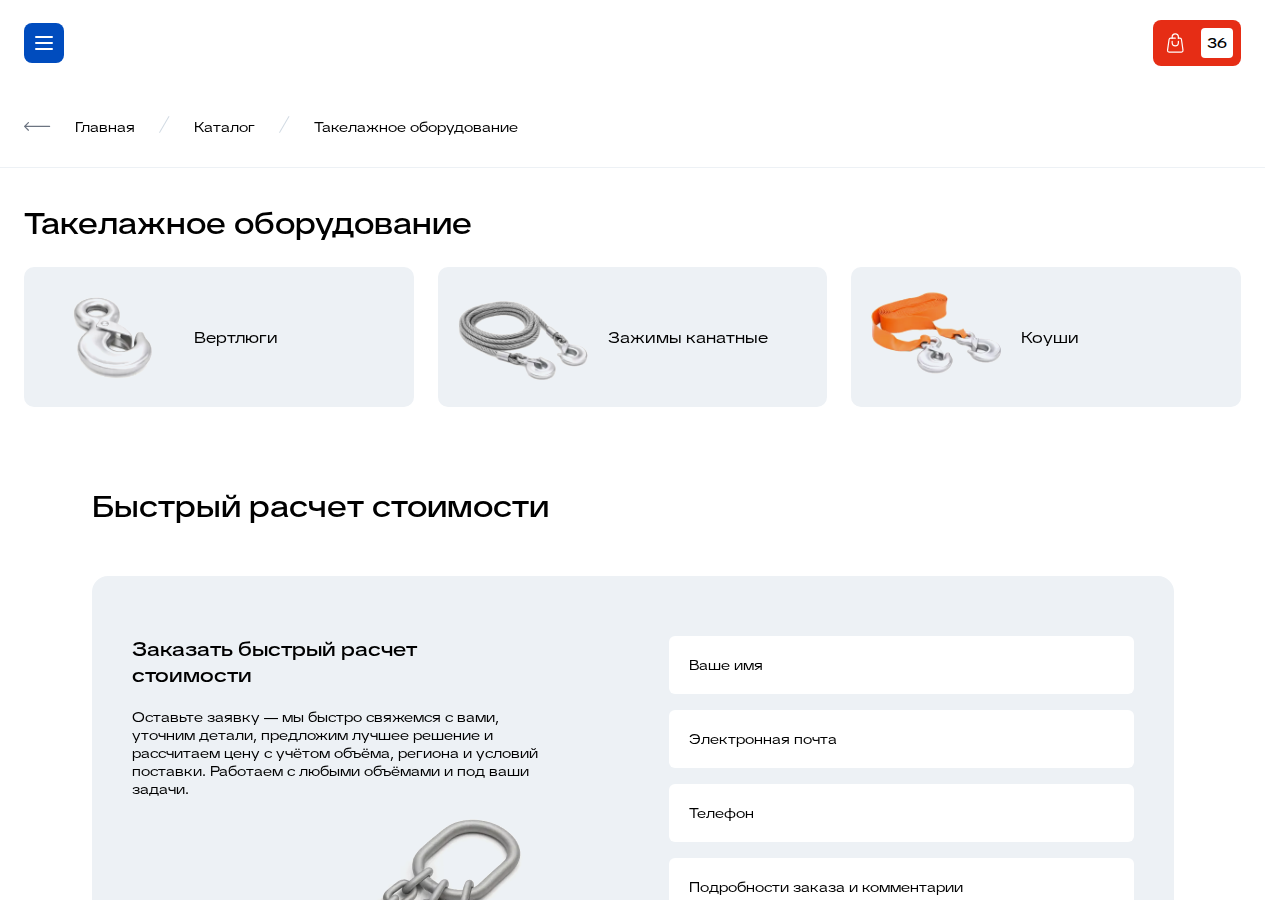
<file: catalog.html>
<!DOCTYPE html>
<html lang="ru">
<head>
	<meta charset="UTF-8">
	<meta http-equiv="X-UA-Compatible" content="IE=edge">
	<meta name="viewport" content="width=device-width, initial-scale=1.0">
	<title>ОРК</title>
	<link rel="stylesheet" href="css/style.min.css">
</head>

<body>
    <aside class="sidebar">
        <a href="/" class="sidebar__logo">
            <img src="images/logo.svg" alt="">
        </a>

        <div class="sidebar__inner">
            <div class="sidebar__body">
                <section class="sidebar__section">
                    <h3 class="sidebar__title">Такелажное оборудование</h3>
    
                    <nav class="sidebar__nav">
                        <ul class="sidebar__list">
                            <li class="sidebar__item">
                                <a href="#" class="sidebar__link">
                                    <span class="sidebar__icon">
                                        <svg width="24" height="24" viewBox="0 0 24 24" fill="none" xmlns="http://www.w3.org/2000/svg">
                                            <path d="M9.95455 19H9.5C8.39543 19 7.5 19.8954 7.5 21C7.5 22.1046 8.39543 23 9.5 23H14.5C15.6046 23 16.5 22.1046 16.5 21C16.5 19.8954 15.6046 19 14.5 19H14.0455" stroke="#6C7481" stroke-width="1.2" stroke-linecap="round"/>
                                            <rect x="4.6" y="16.4" width="8.8" height="14.8" rx="2.4" transform="rotate(-90 4.6 16.4)" stroke="#6C7481" stroke-width="1.2"/>
                                            <path d="M9.95455 5H9.5C8.39543 5 7.5 4.10457 7.5 3C7.5 1.89543 8.39543 1 9.5 1H14.5C15.6046 1 16.5 1.89543 16.5 3C16.5 4.10457 15.6046 5 14.5 5H14.0455" stroke="#6C7481" stroke-width="1.2" stroke-linecap="round"/>
                                            <path d="M7 12H17" stroke="#6C7481" stroke-width="1.2" stroke-linecap="round"/>
                                        </svg>
                                    </span>
                                    <span class="sidebar__text">Вертлюги</span>
                                </a>
                            </li>
                            
                            <li class="sidebar__item">
                                <a href="#" class="sidebar__link">
                                    <span class="sidebar__icon">
                                        <svg width="24" height="24" viewBox="0 0 24 24" fill="none" xmlns="http://www.w3.org/2000/svg">
                                            <path d="M4 22V10C4 5.58172 7.58172 2 12 2C16.4183 2 20 5.58172 20 10V22" stroke="#6C7481" stroke-width="1.2" stroke-linecap="round"/>
                                            <path d="M7 22V10C7 7.23858 9.23858 5 12 5C14.7614 5 17 7.23858 17 10V22" stroke="#6C7481" stroke-width="1.2" stroke-linecap="round"/>
                                            <path d="M1 17H3.5M7 17H15M20.5 17H23" stroke="#6C7481" stroke-width="1.2" stroke-linecap="round"/>
                                            <path d="M4 17H7M4 20H7" stroke="#6C7481" stroke-width="1.2" stroke-linecap="round"/>
                                            <path d="M17 17H20M17 20H20" stroke="#6C7481" stroke-width="1.2" stroke-linecap="round"/>
                                        </svg>
                                    </span>
                                    <span class="sidebar__text">Зажимы канатные</span>
                                </a>
                            </li>
    
                            <li class="sidebar__item">
                                <a href="#" class="sidebar__link">
                                    <span class="sidebar__icon">
                                        <svg width="24" height="24" viewBox="0 0 24 24" fill="none" xmlns="http://www.w3.org/2000/svg">
                                            <path d="M11.6022 22.1017C11.6022 22.1017 18.9767 17.0389 19.1017 9.63306C19.1017 5.4736 15.7441 2.10168 11.6022 2.10168C7.46039 2.10168 4.03257 5.4742 4.10276 9.63306C4.22775 17.0389 11.6022 22.1017 11.6022 22.1017Z" stroke="#6C7481" stroke-width="1.2" stroke-miterlimit="10" stroke-linecap="round" stroke-linejoin="round"/>
                                            <path d="M11.6021 22C11.6021 22 17.01 17.6967 17.1017 11.4017C17.1017 7.86613 14.6394 5 11.6021 5C8.56474 5 6.051 7.86663 6.10248 11.4017C6.19413 17.6967 11.6021 22 11.6021 22Z" stroke="#6C7481" stroke-width="1.2" stroke-miterlimit="10" stroke-linecap="round" stroke-linejoin="round"/>
                                        </svg>
                                    </span>
                                    <span class="sidebar__text">Коуши</span>
                                </a>
                            </li>
                        </ul>
                    </nav>
                </section>
    
                <section class="sidebar__section">
                    <h3 class="sidebar__title">Тросы, канаты, цепи</h3>
    
                    <nav class="sidebar__nav">
                        <ul class="sidebar__list">
                            <li class="sidebar__item">
                                <a href="#" class="sidebar__link">
                                    <span class="sidebar__icon">
                                        <svg width="24" height="24" viewBox="0 0 24 24" fill="none" xmlns="http://www.w3.org/2000/svg">
                                            <path d="M9.95455 19H9.5C8.39543 19 7.5 19.8954 7.5 21C7.5 22.1046 8.39543 23 9.5 23H14.5C15.6046 23 16.5 22.1046 16.5 21C16.5 19.8954 15.6046 19 14.5 19H14.0455" stroke="#6C7481" stroke-width="1.2" stroke-linecap="round"/>
                                            <rect x="4.6" y="16.4" width="8.8" height="14.8" rx="2.4" transform="rotate(-90 4.6 16.4)" stroke="#6C7481" stroke-width="1.2"/>
                                            <path d="M9.95455 5H9.5C8.39543 5 7.5 4.10457 7.5 3C7.5 1.89543 8.39543 1 9.5 1H14.5C15.6046 1 16.5 1.89543 16.5 3C16.5 4.10457 15.6046 5 14.5 5H14.0455" stroke="#6C7481" stroke-width="1.2" stroke-linecap="round"/>
                                            <path d="M7 12H17" stroke="#6C7481" stroke-width="1.2" stroke-linecap="round"/>
                                        </svg>
                                    </span>
                                    <span class="sidebar__text">Вертлюги</span>
                                </a>
                            </li>
                            
                            <li class="sidebar__item">
                                <a href="#" class="sidebar__link">
                                    <span class="sidebar__icon">
                                        <svg width="24" height="24" viewBox="0 0 24 24" fill="none" xmlns="http://www.w3.org/2000/svg">
                                            <path d="M4 22V10C4 5.58172 7.58172 2 12 2C16.4183 2 20 5.58172 20 10V22" stroke="#6C7481" stroke-width="1.2" stroke-linecap="round"/>
                                            <path d="M7 22V10C7 7.23858 9.23858 5 12 5C14.7614 5 17 7.23858 17 10V22" stroke="#6C7481" stroke-width="1.2" stroke-linecap="round"/>
                                            <path d="M1 17H3.5M7 17H15M20.5 17H23" stroke="#6C7481" stroke-width="1.2" stroke-linecap="round"/>
                                            <path d="M4 17H7M4 20H7" stroke="#6C7481" stroke-width="1.2" stroke-linecap="round"/>
                                            <path d="M17 17H20M17 20H20" stroke="#6C7481" stroke-width="1.2" stroke-linecap="round"/>
                                        </svg>
                                    </span>
                                    <span class="sidebar__text">Зажимы канатные</span>
                                </a>
                            </li>
    
                            <li class="sidebar__item">
                                <a href="#" class="sidebar__link">
                                    <span class="sidebar__icon">
                                        <svg width="24" height="24" viewBox="0 0 24 24" fill="none" xmlns="http://www.w3.org/2000/svg">
                                            <path d="M11.6022 22.1017C11.6022 22.1017 18.9767 17.0389 19.1017 9.63306C19.1017 5.4736 15.7441 2.10168 11.6022 2.10168C7.46039 2.10168 4.03257 5.4742 4.10276 9.63306C4.22775 17.0389 11.6022 22.1017 11.6022 22.1017Z" stroke="#6C7481" stroke-width="1.2" stroke-miterlimit="10" stroke-linecap="round" stroke-linejoin="round"/>
                                            <path d="M11.6021 22C11.6021 22 17.01 17.6967 17.1017 11.4017C17.1017 7.86613 14.6394 5 11.6021 5C8.56474 5 6.051 7.86663 6.10248 11.4017C6.19413 17.6967 11.6021 22 11.6021 22Z" stroke="#6C7481" stroke-width="1.2" stroke-miterlimit="10" stroke-linecap="round" stroke-linejoin="round"/>
                                        </svg>
                                    </span>
                                    <span class="sidebar__text">Коуши</span>
                                </a>
                            </li>
                        </ul>
                    </nav>
                </section>

                <section class="sidebar__section">
                    <h3 class="sidebar__title">Грузовые стропы</h3>
    
                    <nav class="sidebar__nav">
                        <ul class="sidebar__list">
                            <li class="sidebar__item">
                                <a href="#" class="sidebar__link">
                                    <span class="sidebar__icon">
                                        <svg width="24" height="24" viewBox="0 0 24 24" fill="none" xmlns="http://www.w3.org/2000/svg">
                                            <path d="M9.95455 19H9.5C8.39543 19 7.5 19.8954 7.5 21C7.5 22.1046 8.39543 23 9.5 23H14.5C15.6046 23 16.5 22.1046 16.5 21C16.5 19.8954 15.6046 19 14.5 19H14.0455" stroke="#6C7481" stroke-width="1.2" stroke-linecap="round"/>
                                            <rect x="4.6" y="16.4" width="8.8" height="14.8" rx="2.4" transform="rotate(-90 4.6 16.4)" stroke="#6C7481" stroke-width="1.2"/>
                                            <path d="M9.95455 5H9.5C8.39543 5 7.5 4.10457 7.5 3C7.5 1.89543 8.39543 1 9.5 1H14.5C15.6046 1 16.5 1.89543 16.5 3C16.5 4.10457 15.6046 5 14.5 5H14.0455" stroke="#6C7481" stroke-width="1.2" stroke-linecap="round"/>
                                            <path d="M7 12H17" stroke="#6C7481" stroke-width="1.2" stroke-linecap="round"/>
                                        </svg>
                                    </span>
                                    <span class="sidebar__text">Вертлюги</span>
                                </a>
                            </li>
                            
                            <li class="sidebar__item">
                                <a href="#" class="sidebar__link">
                                    <span class="sidebar__icon">
                                        <svg width="24" height="24" viewBox="0 0 24 24" fill="none" xmlns="http://www.w3.org/2000/svg">
                                            <path d="M4 22V10C4 5.58172 7.58172 2 12 2C16.4183 2 20 5.58172 20 10V22" stroke="#6C7481" stroke-width="1.2" stroke-linecap="round"/>
                                            <path d="M7 22V10C7 7.23858 9.23858 5 12 5C14.7614 5 17 7.23858 17 10V22" stroke="#6C7481" stroke-width="1.2" stroke-linecap="round"/>
                                            <path d="M1 17H3.5M7 17H15M20.5 17H23" stroke="#6C7481" stroke-width="1.2" stroke-linecap="round"/>
                                            <path d="M4 17H7M4 20H7" stroke="#6C7481" stroke-width="1.2" stroke-linecap="round"/>
                                            <path d="M17 17H20M17 20H20" stroke="#6C7481" stroke-width="1.2" stroke-linecap="round"/>
                                        </svg>
                                    </span>
                                    <span class="sidebar__text">Зажимы канатные</span>
                                </a>
                            </li>
    
                            <li class="sidebar__item">
                                <a href="#" class="sidebar__link">
                                    <span class="sidebar__icon">
                                        <svg width="24" height="24" viewBox="0 0 24 24" fill="none" xmlns="http://www.w3.org/2000/svg">
                                            <path d="M11.6022 22.1017C11.6022 22.1017 18.9767 17.0389 19.1017 9.63306C19.1017 5.4736 15.7441 2.10168 11.6022 2.10168C7.46039 2.10168 4.03257 5.4742 4.10276 9.63306C4.22775 17.0389 11.6022 22.1017 11.6022 22.1017Z" stroke="#6C7481" stroke-width="1.2" stroke-miterlimit="10" stroke-linecap="round" stroke-linejoin="round"/>
                                            <path d="M11.6021 22C11.6021 22 17.01 17.6967 17.1017 11.4017C17.1017 7.86613 14.6394 5 11.6021 5C8.56474 5 6.051 7.86663 6.10248 11.4017C6.19413 17.6967 11.6021 22 11.6021 22Z" stroke="#6C7481" stroke-width="1.2" stroke-miterlimit="10" stroke-linecap="round" stroke-linejoin="round"/>
                                        </svg>
                                    </span>
                                    <span class="sidebar__text">Коуши</span>
                                </a>
                            </li>
                        </ul>
                    </nav>
                </section>

                <section class="sidebar__section">
                    <h3 class="sidebar__title">Грузовые стропы</h3>
    
                    <nav class="sidebar__nav">
                        <ul class="sidebar__list">
                            <li class="sidebar__item">
                                <a href="#" class="sidebar__link">
                                    <span class="sidebar__icon">
                                        <svg width="24" height="24" viewBox="0 0 24 24" fill="none" xmlns="http://www.w3.org/2000/svg">
                                            <path d="M9.95455 19H9.5C8.39543 19 7.5 19.8954 7.5 21C7.5 22.1046 8.39543 23 9.5 23H14.5C15.6046 23 16.5 22.1046 16.5 21C16.5 19.8954 15.6046 19 14.5 19H14.0455" stroke="#6C7481" stroke-width="1.2" stroke-linecap="round"/>
                                            <rect x="4.6" y="16.4" width="8.8" height="14.8" rx="2.4" transform="rotate(-90 4.6 16.4)" stroke="#6C7481" stroke-width="1.2"/>
                                            <path d="M9.95455 5H9.5C8.39543 5 7.5 4.10457 7.5 3C7.5 1.89543 8.39543 1 9.5 1H14.5C15.6046 1 16.5 1.89543 16.5 3C16.5 4.10457 15.6046 5 14.5 5H14.0455" stroke="#6C7481" stroke-width="1.2" stroke-linecap="round"/>
                                            <path d="M7 12H17" stroke="#6C7481" stroke-width="1.2" stroke-linecap="round"/>
                                        </svg>
                                    </span>
                                    <span class="sidebar__text">Вертлюги</span>
                                </a>
                            </li>
                            
                            <li class="sidebar__item">
                                <a href="#" class="sidebar__link">
                                    <span class="sidebar__icon">
                                        <svg width="24" height="24" viewBox="0 0 24 24" fill="none" xmlns="http://www.w3.org/2000/svg">
                                            <path d="M4 22V10C4 5.58172 7.58172 2 12 2C16.4183 2 20 5.58172 20 10V22" stroke="#6C7481" stroke-width="1.2" stroke-linecap="round"/>
                                            <path d="M7 22V10C7 7.23858 9.23858 5 12 5C14.7614 5 17 7.23858 17 10V22" stroke="#6C7481" stroke-width="1.2" stroke-linecap="round"/>
                                            <path d="M1 17H3.5M7 17H15M20.5 17H23" stroke="#6C7481" stroke-width="1.2" stroke-linecap="round"/>
                                            <path d="M4 17H7M4 20H7" stroke="#6C7481" stroke-width="1.2" stroke-linecap="round"/>
                                            <path d="M17 17H20M17 20H20" stroke="#6C7481" stroke-width="1.2" stroke-linecap="round"/>
                                        </svg>
                                    </span>
                                    <span class="sidebar__text">Зажимы канатные</span>
                                </a>
                            </li>
    
                            <li class="sidebar__item">
                                <a href="#" class="sidebar__link">
                                    <span class="sidebar__icon">
                                        <svg width="24" height="24" viewBox="0 0 24 24" fill="none" xmlns="http://www.w3.org/2000/svg">
                                            <path d="M11.6022 22.1017C11.6022 22.1017 18.9767 17.0389 19.1017 9.63306C19.1017 5.4736 15.7441 2.10168 11.6022 2.10168C7.46039 2.10168 4.03257 5.4742 4.10276 9.63306C4.22775 17.0389 11.6022 22.1017 11.6022 22.1017Z" stroke="#6C7481" stroke-width="1.2" stroke-miterlimit="10" stroke-linecap="round" stroke-linejoin="round"/>
                                            <path d="M11.6021 22C11.6021 22 17.01 17.6967 17.1017 11.4017C17.1017 7.86613 14.6394 5 11.6021 5C8.56474 5 6.051 7.86663 6.10248 11.4017C6.19413 17.6967 11.6021 22 11.6021 22Z" stroke="#6C7481" stroke-width="1.2" stroke-miterlimit="10" stroke-linecap="round" stroke-linejoin="round"/>
                                        </svg>
                                    </span>
                                    <span class="sidebar__text">Коуши</span>
                                </a>
                            </li>
                        </ul>
                    </nav>
                </section>

                <section class="sidebar__section">
                    <h3 class="sidebar__title">Грузовые стропы</h3>
    
                    <nav class="sidebar__nav">
                        <ul class="sidebar__list">
                            <li class="sidebar__item">
                                <a href="#" class="sidebar__link">
                                    <span class="sidebar__icon">
                                        <svg width="24" height="24" viewBox="0 0 24 24" fill="none" xmlns="http://www.w3.org/2000/svg">
                                            <path d="M9.95455 19H9.5C8.39543 19 7.5 19.8954 7.5 21C7.5 22.1046 8.39543 23 9.5 23H14.5C15.6046 23 16.5 22.1046 16.5 21C16.5 19.8954 15.6046 19 14.5 19H14.0455" stroke="#6C7481" stroke-width="1.2" stroke-linecap="round"/>
                                            <rect x="4.6" y="16.4" width="8.8" height="14.8" rx="2.4" transform="rotate(-90 4.6 16.4)" stroke="#6C7481" stroke-width="1.2"/>
                                            <path d="M9.95455 5H9.5C8.39543 5 7.5 4.10457 7.5 3C7.5 1.89543 8.39543 1 9.5 1H14.5C15.6046 1 16.5 1.89543 16.5 3C16.5 4.10457 15.6046 5 14.5 5H14.0455" stroke="#6C7481" stroke-width="1.2" stroke-linecap="round"/>
                                            <path d="M7 12H17" stroke="#6C7481" stroke-width="1.2" stroke-linecap="round"/>
                                        </svg>
                                    </span>
                                    <span class="sidebar__text">Вертлюги</span>
                                </a>
                            </li>
                            
                            <li class="sidebar__item">
                                <a href="#" class="sidebar__link">
                                    <span class="sidebar__icon">
                                        <svg width="24" height="24" viewBox="0 0 24 24" fill="none" xmlns="http://www.w3.org/2000/svg">
                                            <path d="M4 22V10C4 5.58172 7.58172 2 12 2C16.4183 2 20 5.58172 20 10V22" stroke="#6C7481" stroke-width="1.2" stroke-linecap="round"/>
                                            <path d="M7 22V10C7 7.23858 9.23858 5 12 5C14.7614 5 17 7.23858 17 10V22" stroke="#6C7481" stroke-width="1.2" stroke-linecap="round"/>
                                            <path d="M1 17H3.5M7 17H15M20.5 17H23" stroke="#6C7481" stroke-width="1.2" stroke-linecap="round"/>
                                            <path d="M4 17H7M4 20H7" stroke="#6C7481" stroke-width="1.2" stroke-linecap="round"/>
                                            <path d="M17 17H20M17 20H20" stroke="#6C7481" stroke-width="1.2" stroke-linecap="round"/>
                                        </svg>
                                    </span>
                                    <span class="sidebar__text">Зажимы канатные</span>
                                </a>
                            </li>
    
                            <li class="sidebar__item">
                                <a href="#" class="sidebar__link">
                                    <span class="sidebar__icon">
                                        <svg width="24" height="24" viewBox="0 0 24 24" fill="none" xmlns="http://www.w3.org/2000/svg">
                                            <path d="M11.6022 22.1017C11.6022 22.1017 18.9767 17.0389 19.1017 9.63306C19.1017 5.4736 15.7441 2.10168 11.6022 2.10168C7.46039 2.10168 4.03257 5.4742 4.10276 9.63306C4.22775 17.0389 11.6022 22.1017 11.6022 22.1017Z" stroke="#6C7481" stroke-width="1.2" stroke-miterlimit="10" stroke-linecap="round" stroke-linejoin="round"/>
                                            <path d="M11.6021 22C11.6021 22 17.01 17.6967 17.1017 11.4017C17.1017 7.86613 14.6394 5 11.6021 5C8.56474 5 6.051 7.86663 6.10248 11.4017C6.19413 17.6967 11.6021 22 11.6021 22Z" stroke="#6C7481" stroke-width="1.2" stroke-miterlimit="10" stroke-linecap="round" stroke-linejoin="round"/>
                                        </svg>
                                    </span>
                                    <span class="sidebar__text">Коуши</span>
                                </a>
                            </li>
                        </ul>
                    </nav>
                </section>
            </div>
        </div>

        <button class="sidebar__btn btn">
            Заявка на консультацию
        </button>
    </aside>

    <div class="app-content">
        <header class="header">
            <div class="container">
                <div class="header__top">
                    <button type="button" class="header__menu-btn"></button>

                    <a href="/" class="header__logo">
                        <img src="images/logo.svg" alt="">
                    </a>
                    
                    <div class="header__location">
                        <div class="header__location-current">
                            Москва
                        </div>

                        <ul class="header__location-list">
                            <li>
                                Санкт-Петербург
                            </li>
                            <li>
                                Волгоград
                            </li>
                        </ul>
                    </div>

                    <a href="tel:+79998110078" class="header__call">
                        +7 (999) 811-00-78
                    </a>

                    <div class="header__email">
                        <span>
                            Отправьте заявку:
                        </span>
                        <a href="mailto:info@orcline.ru">
                            info@orcline.ru
                        </a>
                    </div>

                    <div class="header__btns">
                        <button class="header__btn">
                            Быстрый заказ
                        </button>

                        <button class="header__btn">
                            Заказать звонок
                        </button>

                        <a href="#" class="header__cart">
                            Корзина
                            <span class="header__cart-count">
                                36
                            </span>
                        </a>
                    </div>
                </div>

                <div class="header__nav">
                    <button class="header__search-btn">
                        <svg width="24" height="24" viewBox="0 0 24 24" fill="none" xmlns="http://www.w3.org/2000/svg">
                            <path d="M1.99915 10.0935C1.99915 14.5635 5.62274 18.1871 10.0926 18.1871C14.5625 18.1871 18.1861 14.5635 18.1861 10.0935C18.1861 5.62361 14.5625 2 10.0926 2C5.62274 2 1.99915 5.62361 1.99915 10.0935Z" stroke="#6C7481" stroke-width="1.2" stroke-miterlimit="10" stroke-linecap="round" stroke-linejoin="round" />
                            <path d="M22 22.0174L18.2075 18.2248" stroke="#6C7481" stroke-width="1.2" stroke-miterlimit="10" stroke-linecap="round" stroke-linejoin="round" />
                        </svg>
                    </button>

                    <a href="#" class="header__catalog">
                        Каталог
                    </a>

                    <nav>
                        <ul class="header__menu">
                            <li>
                                <a href="#">
                                    Услуги
                                </a>
                            </li>

                            <li>
                                <a href="#">
                                    Доставка и оплата
                                </a>
                            </li>

                            <li>
                                <a href="#">
                                    О компании
                                </a>
                            </li>

                            <li>
                                <a href="#">
                                    Контакты
                                </a>
                            </li>
                        </ul>
                    </nav>
                </div>
            </div>
        </header>

        <main>
            <div class="breadcrumbs">
                <div class="container">
                    <div class="breadcrumbs__nav">
                        <a href="/">
                            <svg width="27" height="9" viewBox="0 0 27 9" fill="none" xmlns="http://www.w3.org/2000/svg">
                                <path d="M25.6001 5.01838C25.9315 5.01838 26.2001 4.74975 26.2001 4.41838C26.2001 4.08701 25.9315 3.81838 25.6001 3.81838V4.41838V5.01838ZM0.175834 3.99412C-0.058481 4.22843 -0.058481 4.60833 0.175834 4.84264L3.99421 8.66102C4.22852 8.89534 4.60842 8.89534 4.84274 8.66102C5.07705 8.42671 5.07705 8.04681 4.84274 7.81249L1.44863 4.41838L4.84274 1.02427C5.07705 0.789953 5.07705 0.410055 4.84274 0.17574C4.60842 -0.0585747 4.22852 -0.0585747 3.99421 0.17574L0.175834 3.99412ZM25.6001 4.41838V3.81838H0.600098V4.41838V5.01838H25.6001V4.41838Z" fill="#6C7481"/>
                            </svg>
                            Главная
                        </a>

                        <span>
                            <svg width="11" height="17" viewBox="0 0 11 17" fill="none" xmlns="http://www.w3.org/2000/svg">
                                <rect y="16.4874" width="19.0909" height="1" transform="rotate(-59.7261 0 16.4874)" fill="#D1DAE3" />
                            </svg>
                        </span>

                        <a href="#">
                            Каталог
                        </a>

                        <span>
                            <svg width="11" height="17" viewBox="0 0 11 17" fill="none" xmlns="http://www.w3.org/2000/svg">
                                <rect y="16.4874" width="19.0909" height="1" transform="rotate(-59.7261 0 16.4874)" fill="#D1DAE3" />
                            </svg>
                        </span>

                        <p>
                            Такелажное оборудование
                        </p>
                    </div>
                </div>
            </div>

            <section class="catalog">
                <div class="container">
                    <div class="catalog__inner">
                        <h1 class="catalog__title title-section">
                            Такелажное оборудование
                        </h1>

                        <div class="catalog__categories">
                            <a href="#" class="catalog__category">
                                <img src="images/catalog__category_1.webp" alt="" class="catalog__category-img">

                                <h2 class="catalog__category-name">
                                    Вертлюги
                                </h2>
                            </a>

                            <a href="#" class="catalog__category">
                                <img src="images/catalog__category_2.webp" alt="" class="catalog__category-img">

                                <h2 class="catalog__category-name">
                                    Зажимы канатные
                                </h2>
                            </a>

                            <a href="#" class="catalog__category">
                                <img src="images/catalog__category_3.webp" alt="" class="catalog__category-img">

                                <h2 class="catalog__category-name">
                                    Коуши
                                </h2>
                            </a>
                        </div>
                    </div>
                </div>
            </section>

            <section class="calculation-form">
                <div class="container">
                    <div class="calculation-form__inner">
                        <h2 class="title-section">
                            Быстрый расчет стоимости
                        </h2>

                        <div class="calculation-form__body">
                            <div class="calculation-form__content">
                                <h3 class="calculation-form__title">
                                    Заказать быстрый расчет стоимости
                                </h3>

                                <div class="calculation-form__dscr">
                                    Оставьте заявку — мы быстро свяжемся с вами, уточним детали, предложим лучшее решение и рассчитаем цену с учётом объёма, региона и условий поставки. Работаем с любыми объёмами и под ваши задачи.
                                </div>

                                <img src="images/calculation_form.webp" alt="" class="calculation-form__img">

                                <div class="calculation-form__contacts">
                                    <p>
                                        По всем вопросам свяжитесь с нами:
                                    </p>

                                    <ul>
                                        <li>
                                            <a href="tel:+79998110078" class="calculation-form__phone">
                                                +7 (999) 811-00-78
                                            </a>
                                        </li>
                                        <li>
                                            <a href="mailto:info@orcline.ru">
                                                info@orcline.ru
                                            </a>
                                        </li>
                                    </ul>
                                </div>
                            </div>

                            <form action="" method="post" enctype="multipart/form-data">
                                <div class="calculation-form__inputs">
                                    <input type="text" name="name" placeholder="Ваше имя" required>
    
                                    <input type="email" name="email" placeholder="Электронная почта" required>
    
                                    <input type="tel" name="phone" placeholder="Телефон" required>
    
                                    <textarea name="message" placeholder="Подробности заказа и комментарии"></textarea>
                                </div>

                                <div class="calculation-form__file">
                                    <span>Прикрепить файл к заявке</span>

                                    <input type="file" name="file">
                                </div>

                                <div class="calculation-form__privacy">
                                    <label>
                                        <input type="checkbox" required>

                                        <span>
                                            Нажимая на кнопку “Отправить”, я соглашаюсь с <a href="#" target="_blank">Политикой в отношении обработки персональных данных</a>.
                                        </span>
                                    </label>

                                    <label>
                                        <input type="checkbox" required>

                                        <span>
                                            Нажимая на кнопку "Отправить", я принимаю условия <a href="#" target="_blank">Пользовательского соглашения</a>.
                                        </span>
                                    </label>
                                </div>

                                <button type="submit" class="btn">Отправить</button>
                            </form>
                        </div>
                    </div>
                </div>
            </section>

            <section class="about-us-front">
                <div class="container">
                    <div class="about-us-front__inner">
                        <img src="images/about-us-front.svg" alt="" class="about-us-front__img">

                        <div class="about-us-front__body">
                            <h2 class="title-section">
                                Открытая региональная Компания
                            </h2>

                            <div class="about-us-front__dscr">
                                <p>
                                    Давайте знакомиться! Мы молодая, но очень амбициозная компания на рынке такелажного оборудования. Наша главная цель не просто продавать, а выстраивать долгосрочные и честные отношения с каждым клиентом.
                                </p>

                                <p>
                                    Мы верим, что основа успешного сотрудничества - это внимание к деталям. Прислушиваемся к вашим пожеланиям, помогаем с выбором и делаем всё, чтобы поставка была для вас простой и комфортной. Именно так мы работаем с первого дня.
                                </p>

                                <p>
                                    Наша благодарность - это ваше доверие и рекомендации, которые наши первые клиенты уже начали давать своим коллегам. Мы очень этим гордимся.
                                </p>

                                <h3>
                                    Что вы получите, работая с нами?
                                </h3>

                                <ul>
                                    <li>
                                        Качественное оборудование по справедливым ценам.
                                    </li>

                                    <li>
                                        Бесперебойную доставку по всей России точно в оговоренные сроки.
                                    </li>

                                    <li>
                                        Команду, для которой ваш проект действительно важен.
                                    </li>
                                </ul>
                            </div>
                        </div>
                    </div>
                </div>
            </section>
        </main>

        <footer class="footer">
            <div class="container">
                <div class="footer__inner">
                    <header class="footer__header">
                        <a href="/" class="footer__header-logo">
                            <img src="images/logo-white.svg" alt="">
                        </a>

                        <nav>
                            <ul class="footer__menu">
                                <li>
                                    <a href="#">
                                        Каталог
                                    </a>
                                </li>

                                <li>
                                    <a href="#">
                                        Услуги
                                    </a>
                                </li>

                                <li>
                                    <a href="#">
                                        Доставка и оплата
                                    </a>
                                </li>

                                <li>
                                    <a href="#">
                                        О компании
                                    </a>
                                </li>

                                <li>
                                    <a href="#">
                                        Контакты
                                    </a>
                                </li>
                            </ul>
                        </nav>
                    </header>

                    <div class="footer__contacts">
                        <div class="footer__call-wrapper">
                            <a href="tel:+79998110078" class="footer__call">
                                +7 (999) 811-00-78
                            </a>

                            <button class="footer__call-btn">
                                Заказать звонок
                            </button>
                        </div>

                        <a href="mailto:info@orcline.ru" class="footer__email">
                            info@orcline.ru
                        </a>
                    </div>

                    <div class="footer__info">
                        <div class="footer__address">
                            Склад: 140009, Московская область, г. Люберцы,<br>
                            дачный поселок Красково, Ново-Марусинский проезд, д.8с1
                        </div>

                        <nav>
                            <ul>
                                <li>
                                    <a href="#">
                                        Пользовательское соглашение
                                    </a>
                                </li>
                                <li>
                                    <a href="#">
                                        Политика в отношении обработки персональных данных
                                    </a>
                                </li>
                            </ul>
                        </nav>
                    </div>

                    <div class="footer__bottom">
                        <div class="footer__copyright">
                            <p>
                                © 2026 Открытая региональная компания
                            </p>
                        </div>

                        <div class="footer__mark">
                            <p>
                                Цены на сайте не являются публичной офертой, определяемой положениями ч. 2 ст. 437 Гражданского кодекса Российской Федерации. Конечная стоимость рассчитывается индивидуально, исходя из количества заказываемых товаров, их наличия на наших складах, способа и места доставки.
                            </p>
                        </div>
                    </div>
                </div>
            </div>
        </footer>
    </div>

	<script src="js/swiper-bundle.min.js"></script>
	<script src="js/main.js"></script>
</body>
</html>
</file>
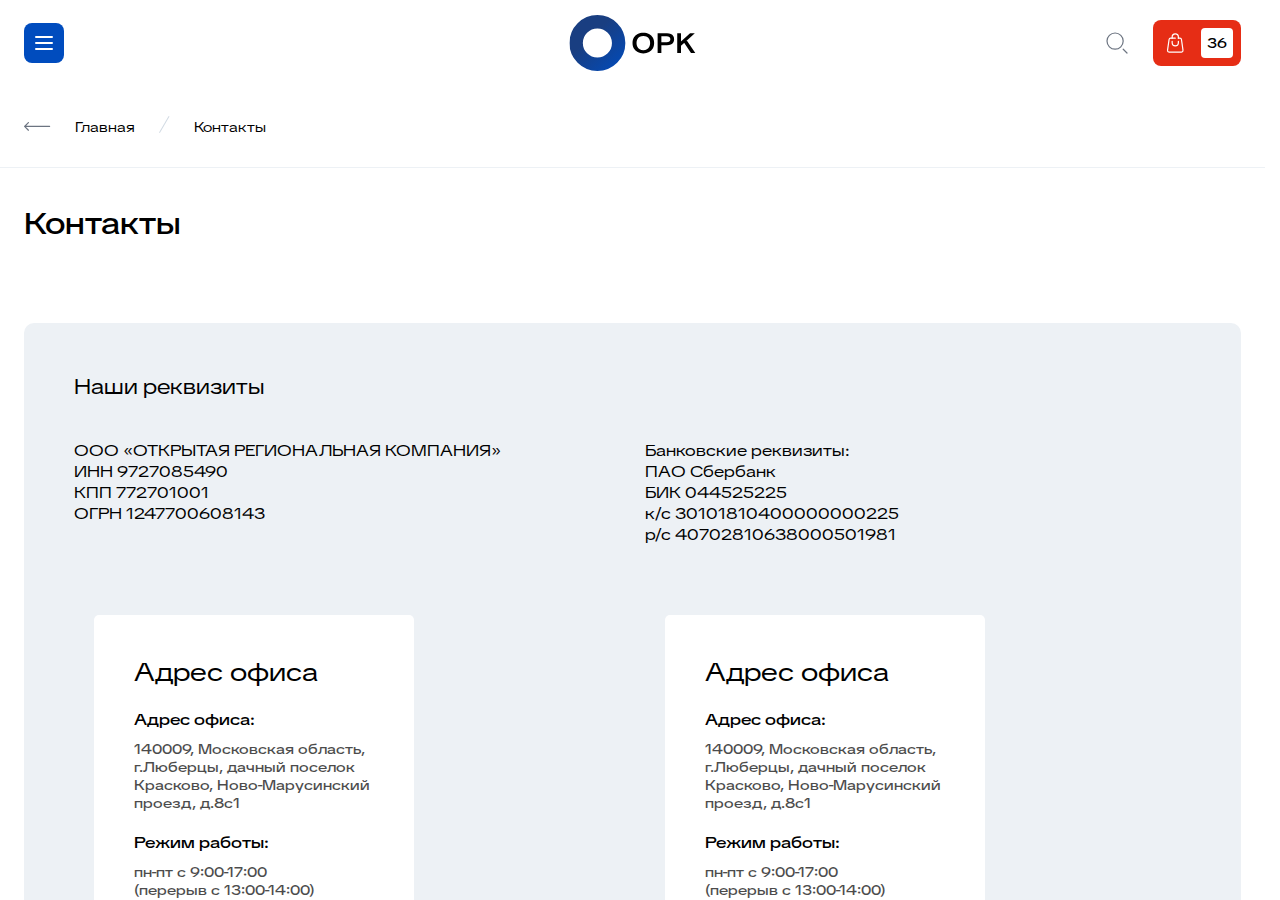
<file: contacts.html>
<!DOCTYPE html>
<html lang="ru">
<head>
	<meta charset="UTF-8">
	<meta http-equiv="X-UA-Compatible" content="IE=edge">
	<meta name="viewport" content="width=device-width, initial-scale=1.0">
	<title>ОРК</title>
	<link rel="stylesheet" href="css/style.min.css">
</head>

<body>
    <aside class="sidebar">
        <a href="/" class="sidebar__logo">
            <img src="images/logo.svg" alt="">
        </a>

        <div class="sidebar__inner">
            <div class="sidebar__body">
                <section class="sidebar__section">
                    <h3 class="sidebar__title">Такелажное оборудование</h3>
    
                    <nav class="sidebar__nav">
                        <ul class="sidebar__list">
                            <li class="sidebar__item">
                                <a href="#" class="sidebar__link">
                                    <span class="sidebar__icon">
                                        <svg width="24" height="24" viewBox="0 0 24 24" fill="none" xmlns="http://www.w3.org/2000/svg">
                                            <path d="M9.95455 19H9.5C8.39543 19 7.5 19.8954 7.5 21C7.5 22.1046 8.39543 23 9.5 23H14.5C15.6046 23 16.5 22.1046 16.5 21C16.5 19.8954 15.6046 19 14.5 19H14.0455" stroke="#6C7481" stroke-width="1.2" stroke-linecap="round"/>
                                            <rect x="4.6" y="16.4" width="8.8" height="14.8" rx="2.4" transform="rotate(-90 4.6 16.4)" stroke="#6C7481" stroke-width="1.2"/>
                                            <path d="M9.95455 5H9.5C8.39543 5 7.5 4.10457 7.5 3C7.5 1.89543 8.39543 1 9.5 1H14.5C15.6046 1 16.5 1.89543 16.5 3C16.5 4.10457 15.6046 5 14.5 5H14.0455" stroke="#6C7481" stroke-width="1.2" stroke-linecap="round"/>
                                            <path d="M7 12H17" stroke="#6C7481" stroke-width="1.2" stroke-linecap="round"/>
                                        </svg>
                                    </span>
                                    <span class="sidebar__text">Вертлюги</span>
                                </a>
                            </li>
                            
                            <li class="sidebar__item">
                                <a href="#" class="sidebar__link">
                                    <span class="sidebar__icon">
                                        <svg width="24" height="24" viewBox="0 0 24 24" fill="none" xmlns="http://www.w3.org/2000/svg">
                                            <path d="M4 22V10C4 5.58172 7.58172 2 12 2C16.4183 2 20 5.58172 20 10V22" stroke="#6C7481" stroke-width="1.2" stroke-linecap="round"/>
                                            <path d="M7 22V10C7 7.23858 9.23858 5 12 5C14.7614 5 17 7.23858 17 10V22" stroke="#6C7481" stroke-width="1.2" stroke-linecap="round"/>
                                            <path d="M1 17H3.5M7 17H15M20.5 17H23" stroke="#6C7481" stroke-width="1.2" stroke-linecap="round"/>
                                            <path d="M4 17H7M4 20H7" stroke="#6C7481" stroke-width="1.2" stroke-linecap="round"/>
                                            <path d="M17 17H20M17 20H20" stroke="#6C7481" stroke-width="1.2" stroke-linecap="round"/>
                                        </svg>
                                    </span>
                                    <span class="sidebar__text">Зажимы канатные</span>
                                </a>
                            </li>
    
                            <li class="sidebar__item">
                                <a href="#" class="sidebar__link">
                                    <span class="sidebar__icon">
                                        <svg width="24" height="24" viewBox="0 0 24 24" fill="none" xmlns="http://www.w3.org/2000/svg">
                                            <path d="M11.6022 22.1017C11.6022 22.1017 18.9767 17.0389 19.1017 9.63306C19.1017 5.4736 15.7441 2.10168 11.6022 2.10168C7.46039 2.10168 4.03257 5.4742 4.10276 9.63306C4.22775 17.0389 11.6022 22.1017 11.6022 22.1017Z" stroke="#6C7481" stroke-width="1.2" stroke-miterlimit="10" stroke-linecap="round" stroke-linejoin="round"/>
                                            <path d="M11.6021 22C11.6021 22 17.01 17.6967 17.1017 11.4017C17.1017 7.86613 14.6394 5 11.6021 5C8.56474 5 6.051 7.86663 6.10248 11.4017C6.19413 17.6967 11.6021 22 11.6021 22Z" stroke="#6C7481" stroke-width="1.2" stroke-miterlimit="10" stroke-linecap="round" stroke-linejoin="round"/>
                                        </svg>
                                    </span>
                                    <span class="sidebar__text">Коуши</span>
                                </a>
                            </li>
                        </ul>
                    </nav>
                </section>
    
                <section class="sidebar__section">
                    <h3 class="sidebar__title">Тросы, канаты, цепи</h3>
    
                    <nav class="sidebar__nav">
                        <ul class="sidebar__list">
                            <li class="sidebar__item">
                                <a href="#" class="sidebar__link">
                                    <span class="sidebar__icon">
                                        <svg width="24" height="24" viewBox="0 0 24 24" fill="none" xmlns="http://www.w3.org/2000/svg">
                                            <path d="M9.95455 19H9.5C8.39543 19 7.5 19.8954 7.5 21C7.5 22.1046 8.39543 23 9.5 23H14.5C15.6046 23 16.5 22.1046 16.5 21C16.5 19.8954 15.6046 19 14.5 19H14.0455" stroke="#6C7481" stroke-width="1.2" stroke-linecap="round"/>
                                            <rect x="4.6" y="16.4" width="8.8" height="14.8" rx="2.4" transform="rotate(-90 4.6 16.4)" stroke="#6C7481" stroke-width="1.2"/>
                                            <path d="M9.95455 5H9.5C8.39543 5 7.5 4.10457 7.5 3C7.5 1.89543 8.39543 1 9.5 1H14.5C15.6046 1 16.5 1.89543 16.5 3C16.5 4.10457 15.6046 5 14.5 5H14.0455" stroke="#6C7481" stroke-width="1.2" stroke-linecap="round"/>
                                            <path d="M7 12H17" stroke="#6C7481" stroke-width="1.2" stroke-linecap="round"/>
                                        </svg>
                                    </span>
                                    <span class="sidebar__text">Вертлюги</span>
                                </a>
                            </li>
                            
                            <li class="sidebar__item">
                                <a href="#" class="sidebar__link">
                                    <span class="sidebar__icon">
                                        <svg width="24" height="24" viewBox="0 0 24 24" fill="none" xmlns="http://www.w3.org/2000/svg">
                                            <path d="M4 22V10C4 5.58172 7.58172 2 12 2C16.4183 2 20 5.58172 20 10V22" stroke="#6C7481" stroke-width="1.2" stroke-linecap="round"/>
                                            <path d="M7 22V10C7 7.23858 9.23858 5 12 5C14.7614 5 17 7.23858 17 10V22" stroke="#6C7481" stroke-width="1.2" stroke-linecap="round"/>
                                            <path d="M1 17H3.5M7 17H15M20.5 17H23" stroke="#6C7481" stroke-width="1.2" stroke-linecap="round"/>
                                            <path d="M4 17H7M4 20H7" stroke="#6C7481" stroke-width="1.2" stroke-linecap="round"/>
                                            <path d="M17 17H20M17 20H20" stroke="#6C7481" stroke-width="1.2" stroke-linecap="round"/>
                                        </svg>
                                    </span>
                                    <span class="sidebar__text">Зажимы канатные</span>
                                </a>
                            </li>
    
                            <li class="sidebar__item">
                                <a href="#" class="sidebar__link">
                                    <span class="sidebar__icon">
                                        <svg width="24" height="24" viewBox="0 0 24 24" fill="none" xmlns="http://www.w3.org/2000/svg">
                                            <path d="M11.6022 22.1017C11.6022 22.1017 18.9767 17.0389 19.1017 9.63306C19.1017 5.4736 15.7441 2.10168 11.6022 2.10168C7.46039 2.10168 4.03257 5.4742 4.10276 9.63306C4.22775 17.0389 11.6022 22.1017 11.6022 22.1017Z" stroke="#6C7481" stroke-width="1.2" stroke-miterlimit="10" stroke-linecap="round" stroke-linejoin="round"/>
                                            <path d="M11.6021 22C11.6021 22 17.01 17.6967 17.1017 11.4017C17.1017 7.86613 14.6394 5 11.6021 5C8.56474 5 6.051 7.86663 6.10248 11.4017C6.19413 17.6967 11.6021 22 11.6021 22Z" stroke="#6C7481" stroke-width="1.2" stroke-miterlimit="10" stroke-linecap="round" stroke-linejoin="round"/>
                                        </svg>
                                    </span>
                                    <span class="sidebar__text">Коуши</span>
                                </a>
                            </li>
                        </ul>
                    </nav>
                </section>

                <section class="sidebar__section">
                    <h3 class="sidebar__title">Грузовые стропы</h3>
    
                    <nav class="sidebar__nav">
                        <ul class="sidebar__list">
                            <li class="sidebar__item">
                                <a href="#" class="sidebar__link">
                                    <span class="sidebar__icon">
                                        <svg width="24" height="24" viewBox="0 0 24 24" fill="none" xmlns="http://www.w3.org/2000/svg">
                                            <path d="M9.95455 19H9.5C8.39543 19 7.5 19.8954 7.5 21C7.5 22.1046 8.39543 23 9.5 23H14.5C15.6046 23 16.5 22.1046 16.5 21C16.5 19.8954 15.6046 19 14.5 19H14.0455" stroke="#6C7481" stroke-width="1.2" stroke-linecap="round"/>
                                            <rect x="4.6" y="16.4" width="8.8" height="14.8" rx="2.4" transform="rotate(-90 4.6 16.4)" stroke="#6C7481" stroke-width="1.2"/>
                                            <path d="M9.95455 5H9.5C8.39543 5 7.5 4.10457 7.5 3C7.5 1.89543 8.39543 1 9.5 1H14.5C15.6046 1 16.5 1.89543 16.5 3C16.5 4.10457 15.6046 5 14.5 5H14.0455" stroke="#6C7481" stroke-width="1.2" stroke-linecap="round"/>
                                            <path d="M7 12H17" stroke="#6C7481" stroke-width="1.2" stroke-linecap="round"/>
                                        </svg>
                                    </span>
                                    <span class="sidebar__text">Вертлюги</span>
                                </a>
                            </li>
                            
                            <li class="sidebar__item">
                                <a href="#" class="sidebar__link">
                                    <span class="sidebar__icon">
                                        <svg width="24" height="24" viewBox="0 0 24 24" fill="none" xmlns="http://www.w3.org/2000/svg">
                                            <path d="M4 22V10C4 5.58172 7.58172 2 12 2C16.4183 2 20 5.58172 20 10V22" stroke="#6C7481" stroke-width="1.2" stroke-linecap="round"/>
                                            <path d="M7 22V10C7 7.23858 9.23858 5 12 5C14.7614 5 17 7.23858 17 10V22" stroke="#6C7481" stroke-width="1.2" stroke-linecap="round"/>
                                            <path d="M1 17H3.5M7 17H15M20.5 17H23" stroke="#6C7481" stroke-width="1.2" stroke-linecap="round"/>
                                            <path d="M4 17H7M4 20H7" stroke="#6C7481" stroke-width="1.2" stroke-linecap="round"/>
                                            <path d="M17 17H20M17 20H20" stroke="#6C7481" stroke-width="1.2" stroke-linecap="round"/>
                                        </svg>
                                    </span>
                                    <span class="sidebar__text">Зажимы канатные</span>
                                </a>
                            </li>
    
                            <li class="sidebar__item">
                                <a href="#" class="sidebar__link">
                                    <span class="sidebar__icon">
                                        <svg width="24" height="24" viewBox="0 0 24 24" fill="none" xmlns="http://www.w3.org/2000/svg">
                                            <path d="M11.6022 22.1017C11.6022 22.1017 18.9767 17.0389 19.1017 9.63306C19.1017 5.4736 15.7441 2.10168 11.6022 2.10168C7.46039 2.10168 4.03257 5.4742 4.10276 9.63306C4.22775 17.0389 11.6022 22.1017 11.6022 22.1017Z" stroke="#6C7481" stroke-width="1.2" stroke-miterlimit="10" stroke-linecap="round" stroke-linejoin="round"/>
                                            <path d="M11.6021 22C11.6021 22 17.01 17.6967 17.1017 11.4017C17.1017 7.86613 14.6394 5 11.6021 5C8.56474 5 6.051 7.86663 6.10248 11.4017C6.19413 17.6967 11.6021 22 11.6021 22Z" stroke="#6C7481" stroke-width="1.2" stroke-miterlimit="10" stroke-linecap="round" stroke-linejoin="round"/>
                                        </svg>
                                    </span>
                                    <span class="sidebar__text">Коуши</span>
                                </a>
                            </li>
                        </ul>
                    </nav>
                </section>

                <section class="sidebar__section">
                    <h3 class="sidebar__title">Грузовые стропы</h3>
    
                    <nav class="sidebar__nav">
                        <ul class="sidebar__list">
                            <li class="sidebar__item">
                                <a href="#" class="sidebar__link">
                                    <span class="sidebar__icon">
                                        <svg width="24" height="24" viewBox="0 0 24 24" fill="none" xmlns="http://www.w3.org/2000/svg">
                                            <path d="M9.95455 19H9.5C8.39543 19 7.5 19.8954 7.5 21C7.5 22.1046 8.39543 23 9.5 23H14.5C15.6046 23 16.5 22.1046 16.5 21C16.5 19.8954 15.6046 19 14.5 19H14.0455" stroke="#6C7481" stroke-width="1.2" stroke-linecap="round"/>
                                            <rect x="4.6" y="16.4" width="8.8" height="14.8" rx="2.4" transform="rotate(-90 4.6 16.4)" stroke="#6C7481" stroke-width="1.2"/>
                                            <path d="M9.95455 5H9.5C8.39543 5 7.5 4.10457 7.5 3C7.5 1.89543 8.39543 1 9.5 1H14.5C15.6046 1 16.5 1.89543 16.5 3C16.5 4.10457 15.6046 5 14.5 5H14.0455" stroke="#6C7481" stroke-width="1.2" stroke-linecap="round"/>
                                            <path d="M7 12H17" stroke="#6C7481" stroke-width="1.2" stroke-linecap="round"/>
                                        </svg>
                                    </span>
                                    <span class="sidebar__text">Вертлюги</span>
                                </a>
                            </li>
                            
                            <li class="sidebar__item">
                                <a href="#" class="sidebar__link">
                                    <span class="sidebar__icon">
                                        <svg width="24" height="24" viewBox="0 0 24 24" fill="none" xmlns="http://www.w3.org/2000/svg">
                                            <path d="M4 22V10C4 5.58172 7.58172 2 12 2C16.4183 2 20 5.58172 20 10V22" stroke="#6C7481" stroke-width="1.2" stroke-linecap="round"/>
                                            <path d="M7 22V10C7 7.23858 9.23858 5 12 5C14.7614 5 17 7.23858 17 10V22" stroke="#6C7481" stroke-width="1.2" stroke-linecap="round"/>
                                            <path d="M1 17H3.5M7 17H15M20.5 17H23" stroke="#6C7481" stroke-width="1.2" stroke-linecap="round"/>
                                            <path d="M4 17H7M4 20H7" stroke="#6C7481" stroke-width="1.2" stroke-linecap="round"/>
                                            <path d="M17 17H20M17 20H20" stroke="#6C7481" stroke-width="1.2" stroke-linecap="round"/>
                                        </svg>
                                    </span>
                                    <span class="sidebar__text">Зажимы канатные</span>
                                </a>
                            </li>
    
                            <li class="sidebar__item">
                                <a href="#" class="sidebar__link">
                                    <span class="sidebar__icon">
                                        <svg width="24" height="24" viewBox="0 0 24 24" fill="none" xmlns="http://www.w3.org/2000/svg">
                                            <path d="M11.6022 22.1017C11.6022 22.1017 18.9767 17.0389 19.1017 9.63306C19.1017 5.4736 15.7441 2.10168 11.6022 2.10168C7.46039 2.10168 4.03257 5.4742 4.10276 9.63306C4.22775 17.0389 11.6022 22.1017 11.6022 22.1017Z" stroke="#6C7481" stroke-width="1.2" stroke-miterlimit="10" stroke-linecap="round" stroke-linejoin="round"/>
                                            <path d="M11.6021 22C11.6021 22 17.01 17.6967 17.1017 11.4017C17.1017 7.86613 14.6394 5 11.6021 5C8.56474 5 6.051 7.86663 6.10248 11.4017C6.19413 17.6967 11.6021 22 11.6021 22Z" stroke="#6C7481" stroke-width="1.2" stroke-miterlimit="10" stroke-linecap="round" stroke-linejoin="round"/>
                                        </svg>
                                    </span>
                                    <span class="sidebar__text">Коуши</span>
                                </a>
                            </li>
                        </ul>
                    </nav>
                </section>

                <section class="sidebar__section">
                    <h3 class="sidebar__title">Грузовые стропы</h3>
    
                    <nav class="sidebar__nav">
                        <ul class="sidebar__list">
                            <li class="sidebar__item">
                                <a href="#" class="sidebar__link">
                                    <span class="sidebar__icon">
                                        <svg width="24" height="24" viewBox="0 0 24 24" fill="none" xmlns="http://www.w3.org/2000/svg">
                                            <path d="M9.95455 19H9.5C8.39543 19 7.5 19.8954 7.5 21C7.5 22.1046 8.39543 23 9.5 23H14.5C15.6046 23 16.5 22.1046 16.5 21C16.5 19.8954 15.6046 19 14.5 19H14.0455" stroke="#6C7481" stroke-width="1.2" stroke-linecap="round"/>
                                            <rect x="4.6" y="16.4" width="8.8" height="14.8" rx="2.4" transform="rotate(-90 4.6 16.4)" stroke="#6C7481" stroke-width="1.2"/>
                                            <path d="M9.95455 5H9.5C8.39543 5 7.5 4.10457 7.5 3C7.5 1.89543 8.39543 1 9.5 1H14.5C15.6046 1 16.5 1.89543 16.5 3C16.5 4.10457 15.6046 5 14.5 5H14.0455" stroke="#6C7481" stroke-width="1.2" stroke-linecap="round"/>
                                            <path d="M7 12H17" stroke="#6C7481" stroke-width="1.2" stroke-linecap="round"/>
                                        </svg>
                                    </span>
                                    <span class="sidebar__text">Вертлюги</span>
                                </a>
                            </li>
                            
                            <li class="sidebar__item">
                                <a href="#" class="sidebar__link">
                                    <span class="sidebar__icon">
                                        <svg width="24" height="24" viewBox="0 0 24 24" fill="none" xmlns="http://www.w3.org/2000/svg">
                                            <path d="M4 22V10C4 5.58172 7.58172 2 12 2C16.4183 2 20 5.58172 20 10V22" stroke="#6C7481" stroke-width="1.2" stroke-linecap="round"/>
                                            <path d="M7 22V10C7 7.23858 9.23858 5 12 5C14.7614 5 17 7.23858 17 10V22" stroke="#6C7481" stroke-width="1.2" stroke-linecap="round"/>
                                            <path d="M1 17H3.5M7 17H15M20.5 17H23" stroke="#6C7481" stroke-width="1.2" stroke-linecap="round"/>
                                            <path d="M4 17H7M4 20H7" stroke="#6C7481" stroke-width="1.2" stroke-linecap="round"/>
                                            <path d="M17 17H20M17 20H20" stroke="#6C7481" stroke-width="1.2" stroke-linecap="round"/>
                                        </svg>
                                    </span>
                                    <span class="sidebar__text">Зажимы канатные</span>
                                </a>
                            </li>
    
                            <li class="sidebar__item">
                                <a href="#" class="sidebar__link">
                                    <span class="sidebar__icon">
                                        <svg width="24" height="24" viewBox="0 0 24 24" fill="none" xmlns="http://www.w3.org/2000/svg">
                                            <path d="M11.6022 22.1017C11.6022 22.1017 18.9767 17.0389 19.1017 9.63306C19.1017 5.4736 15.7441 2.10168 11.6022 2.10168C7.46039 2.10168 4.03257 5.4742 4.10276 9.63306C4.22775 17.0389 11.6022 22.1017 11.6022 22.1017Z" stroke="#6C7481" stroke-width="1.2" stroke-miterlimit="10" stroke-linecap="round" stroke-linejoin="round"/>
                                            <path d="M11.6021 22C11.6021 22 17.01 17.6967 17.1017 11.4017C17.1017 7.86613 14.6394 5 11.6021 5C8.56474 5 6.051 7.86663 6.10248 11.4017C6.19413 17.6967 11.6021 22 11.6021 22Z" stroke="#6C7481" stroke-width="1.2" stroke-miterlimit="10" stroke-linecap="round" stroke-linejoin="round"/>
                                        </svg>
                                    </span>
                                    <span class="sidebar__text">Коуши</span>
                                </a>
                            </li>
                        </ul>
                    </nav>
                </section>
            </div>
        </div>

        <button class="sidebar__btn btn">
            Заявка на консультацию
        </button>
    </aside>

    <div class="app-content">
        <header class="header">
            <div class="container">
                <div class="header__top">
                    <button type="button" class="header__menu-btn"></button>

                    <a href="/" class="header__logo">
                        <img src="images/logo.svg" alt="">
                        <img src="images/logo-mobile.svg" alt="" class="mobile">
                    </a>
                    
                    <div class="header__location">
                        <div class="header__location-current">
                            Москва
                        </div>

                        <ul class="header__location-list">
                            <li>
                                Санкт-Петербург
                            </li>
                            <li>
                                Волгоград
                            </li>
                        </ul>
                    </div>

                    <a href="tel:+79998110078" class="header__call">
                        +7 (999) 811-00-78
                    </a>

                    <div class="header__email">
                        <span>
                            Отправьте заявку:
                        </span>
                        <a href="mailto:info@orcline.ru">
                            info@orcline.ru
                        </a>
                    </div>

                    <button class="header__search-btn mobile">
                        <svg width="24" height="24" viewBox="0 0 24 24" fill="none" xmlns="http://www.w3.org/2000/svg">
                            <path d="M1.99915 10.0935C1.99915 14.5635 5.62274 18.1871 10.0926 18.1871C14.5625 18.1871 18.1861 14.5635 18.1861 10.0935C18.1861 5.62361 14.5625 2 10.0926 2C5.62274 2 1.99915 5.62361 1.99915 10.0935Z" stroke="#6C7481" stroke-width="1.2" stroke-miterlimit="10" stroke-linecap="round" stroke-linejoin="round" />
                            <path d="M22 22.0174L18.2075 18.2248" stroke="#6C7481" stroke-width="1.2" stroke-miterlimit="10" stroke-linecap="round" stroke-linejoin="round" />
                        </svg>
                    </button>

                    <div class="header__btns">
                        <button class="header__btn">
                            Быстрый заказ
                        </button>

                        <button class="header__btn">
                            Заказать звонок
                        </button>

                        <a href="#" class="header__cart">
                            Корзина
                            <span class="header__cart-count">
                                36
                            </span>
                        </a>
                    </div>
                </div>

                <div class="header__nav">
                    <button class="header__search-btn">
                        <svg width="24" height="24" viewBox="0 0 24 24" fill="none" xmlns="http://www.w3.org/2000/svg">
                            <path d="M1.99915 10.0935C1.99915 14.5635 5.62274 18.1871 10.0926 18.1871C14.5625 18.1871 18.1861 14.5635 18.1861 10.0935C18.1861 5.62361 14.5625 2 10.0926 2C5.62274 2 1.99915 5.62361 1.99915 10.0935Z" stroke="#6C7481" stroke-width="1.2" stroke-miterlimit="10" stroke-linecap="round" stroke-linejoin="round" />
                            <path d="M22 22.0174L18.2075 18.2248" stroke="#6C7481" stroke-width="1.2" stroke-miterlimit="10" stroke-linecap="round" stroke-linejoin="round" />
                        </svg>
                    </button>

                    <a href="#" class="header__catalog">
                        Каталог
                    </a>

                    <nav>
                        <ul class="header__menu">
                            <li>
                                <a href="#">
                                    Услуги
                                </a>
                            </li>

                            <li>
                                <a href="#">
                                    Доставка и оплата
                                </a>
                            </li>

                            <li>
                                <a href="#">
                                    О компании
                                </a>
                            </li>

                            <li>
                                <a href="#">
                                    Контакты
                                </a>
                            </li>
                        </ul>
                    </nav>
                </div>
            </div>
        </header>

        <div class="mobile-menu">
            <header class="mobile-menu__header">
                <img src="images/logo-mobile.svg" alt="" class="mobile-menu__logo">

                <button type="button" class="mobile-menu__close">Закрыть</button>
            </header>

            <div class="mobile-menu__body">
                <a href="#" class="header__catalog">
                    Каталог
                </a>

                <nav>
                    <ul class="header__menu">
                        <li>
                            <a href="#">
                                Услуги
                            </a>
                        </li>

                        <li>
                            <a href="#">
                                Доставка и оплата
                            </a>
                        </li>

                        <li>
                            <a href="#">
                                О компании
                            </a>
                        </li>

                        <li>
                            <a href="#">
                                Контакты
                            </a>
                        </li>
                    </ul>
                </nav>
            </div>

            <div class="mobile-menu__bottom">
                <div class="mobile-menu__btns">
                    <button class="header__btn">
                        Быстрый заказ
                    </button>
    
                    <button class="header__btn">
                        Заказать звонок
                    </button>
                </div>

                <div class="header__location">
                    <div class="header__location-current">
                        Москва
                    </div>

                    <ul class="header__location-list">
                        <li>
                            Санкт-Петербург
                        </li>
                        <li>
                            Волгоград
                        </li>
                    </ul>
                </div>

                <a href="tel:+79998110078" class="header__call">
                    +7 (999) 811-00-78
                </a>

                <div class="header__email">
                    <span>
                        Отправьте заявку:
                    </span>
                    <a href="mailto:info@orcline.ru">
                        info@orcline.ru
                    </a>
                </div>
            </div>
        </div>

        <main>
            <div class="breadcrumbs">
                <div class="container">
                    <div class="breadcrumbs__nav">
                        <a href="/">
                            <svg width="27" height="9" viewBox="0 0 27 9" fill="none" xmlns="http://www.w3.org/2000/svg">
                                <path d="M25.6001 5.01838C25.9315 5.01838 26.2001 4.74975 26.2001 4.41838C26.2001 4.08701 25.9315 3.81838 25.6001 3.81838V4.41838V5.01838ZM0.175834 3.99412C-0.058481 4.22843 -0.058481 4.60833 0.175834 4.84264L3.99421 8.66102C4.22852 8.89534 4.60842 8.89534 4.84274 8.66102C5.07705 8.42671 5.07705 8.04681 4.84274 7.81249L1.44863 4.41838L4.84274 1.02427C5.07705 0.789953 5.07705 0.410055 4.84274 0.17574C4.60842 -0.0585747 4.22852 -0.0585747 3.99421 0.17574L0.175834 3.99412ZM25.6001 4.41838V3.81838H0.600098V4.41838V5.01838H25.6001V4.41838Z" fill="#6C7481"/>
                            </svg>
                            Главная
                        </a>

                        <span>
                            <svg width="11" height="17" viewBox="0 0 11 17" fill="none" xmlns="http://www.w3.org/2000/svg">
                                <rect y="16.4874" width="19.0909" height="1" transform="rotate(-59.7261 0 16.4874)" fill="#D1DAE3" />
                            </svg>
                        </span>

                        <p>
                            Контакты
                        </p>
                    </div>
                </div>
            </div>

            <section class="contacts">
                <div class="container">
                    <h1 class="title-section">
                        Контакты
                    </h1>

                    <div class="contacts__inner">
                        <div class="contacts__top">
                            <h2 class="contacts__title">
                                Наши реквизиты
                            </h2>

                            <div class="contacts__info">
                                <ul>
                                    <li>
                                        ООО «ОТКРЫТАЯ РЕГИОНАЛЬНАЯ КОМПАНИЯ»
                                    </li>
                                    <li>
                                        ИНН 9727085490
                                    </li>
                                    <li>
                                        КПП 772701001
                                    </li>
                                    <li>
                                        ОГРН 1247700608143
                                    </li>
                                </ul>

                                <ul>
                                    <li>
                                        Банковские реквизиты:
                                    </li>
                                    <li>
                                        ПАО Сбербанк
                                    </li>
                                    <li>
                                        БИК 044525225
                                    </li>
                                    <li>
                                        к/с 30101810400000000225
                                    </li>
                                    <li>
                                        р/с 40702810638000501981
                                    </li>
                                </ul>
                            </div>
                        </div>

                        <div class="contacts__items">
                            <div class="contacts__item">
                                <div class="contacts__item-body">
                                    <h3 class="contacts__item-title">
                                        Адрес офиса
                                    </h3>

                                    <div class="contacts__item-info">
                                        <div class="contacts__item-info-title">
                                            Адрес офиса: 
                                        </div>

                                        <div class="contacts__item-info-dscr">
                                            <a href="https://yandex.ru/maps/-/CLG9zBMC" target="_blank">140009, Московская область, г.Люберцы, дачный поселок Красково, Ново-Марусинский проезд, д.8с1</a>
                                        </div>
                                    </div>

                                    <div class="contacts__item-info">
                                        <div class="contacts__item-info-title">
                                            Режим работы: 
                                        </div>

                                        <div class="contacts__item-info-dscr">
                                            пн-пт с 9:00-17:00<br>
                                            (перерыв с 13:00-14:00)
                                        </div>
                                    </div>

                                    <div class="contacts__item-info">
                                        <div class="contacts__item-info-title">
                                            Географ. координаты: 
                                        </div>

                                        <div class="contacts__item-info-dscr">
                                            55.686774, 37.990480
                                        </div>
                                    </div>
                                </div>
                                <iframe src="https://yandex.ru/map-widget/v1/?um=constructor%3Aff29249edb2c1334761acaff72795f104166550536583a832c33dd90a95021ba&amp;source=constructor" width="500" height="400" frameborder="0"></iframe>
                            </div>

                            <div class="contacts__item">
                                <div class="contacts__item-body">
                                    <h3 class="contacts__item-title">
                                        Адрес офиса
                                    </h3>

                                    <div class="contacts__item-info">
                                        <div class="contacts__item-info-title">
                                            Адрес офиса: 
                                        </div>

                                        <div class="contacts__item-info-dscr">
                                            <a href="https://yandex.ru/maps/-/CLG9zBMC" target="_blank">140009, Московская область, г.Люберцы, дачный поселок Красково, Ново-Марусинский проезд, д.8с1</a>
                                        </div>
                                    </div>

                                    <div class="contacts__item-info">
                                        <div class="contacts__item-info-title">
                                            Режим работы: 
                                        </div>

                                        <div class="contacts__item-info-dscr">
                                            пн-пт с 9:00-17:00<br>
                                            (перерыв с 13:00-14:00)
                                        </div>
                                    </div>

                                    <div class="contacts__item-info">
                                        <div class="contacts__item-info-title">
                                            Географ. координаты: 
                                        </div>

                                        <div class="contacts__item-info-dscr">
                                            55.686774, 37.990480
                                        </div>
                                    </div>
                                </div>
                                <iframe src="https://yandex.ru/map-widget/v1/?um=constructor%3Aff29249edb2c1334761acaff72795f104166550536583a832c33dd90a95021ba&amp;source=constructor" width="500" height="400" frameborder="0"></iframe>
                            </div>
                        </div>
                    </div>
                </div>
            </section>
        </main>

        <footer class="footer">
            <div class="container">
                <div class="footer__inner">
                    <header class="footer__header">
                        <a href="/" class="footer__header-logo">
                            <img src="images/logo-white.svg" alt="">
                        </a>

                        <nav>
                            <ul class="footer__menu">
                                <li>
                                    <a href="#">
                                        Каталог
                                    </a>
                                </li>

                                <li>
                                    <a href="#">
                                        Услуги
                                    </a>
                                </li>

                                <li>
                                    <a href="#">
                                        Доставка и оплата
                                    </a>
                                </li>

                                <li>
                                    <a href="#">
                                        О компании
                                    </a>
                                </li>

                                <li>
                                    <a href="#">
                                        Контакты
                                    </a>
                                </li>
                            </ul>
                        </nav>
                    </header>

                    <div class="footer__contacts">
                        <div class="footer__call-wrapper">
                            <a href="tel:+79998110078" class="footer__call">
                                +7 (999) 811-00-78
                            </a>

                            <button class="footer__call-btn">
                                Заказать звонок
                            </button>
                        </div>

                        <a href="mailto:info@orcline.ru" class="footer__email">
                            info@orcline.ru
                        </a>
                    </div>

                    <div class="footer__info">
                        <div class="footer__address">
                            Склад: 140009, Московская область, г. Люберцы,<br>
                            дачный поселок Красково, Ново-Марусинский проезд, д.8с1
                        </div>

                        <nav>
                            <ul>
                                <li>
                                    <a href="#">
                                        Пользовательское соглашение
                                    </a>
                                </li>
                                <li>
                                    <a href="#">
                                        Политика в отношении обработки персональных данных
                                    </a>
                                </li>
                            </ul>
                        </nav>
                    </div>

                    <div class="footer__bottom">
                        <div class="footer__copyright">
                            <p>
                                © 2026 Открытая региональная компания
                            </p>
                        </div>

                        <div class="footer__mark">
                            <p>
                                Цены на сайте не являются публичной офертой, определяемой положениями ч. 2 ст. 437 Гражданского кодекса Российской Федерации. Конечная стоимость рассчитывается индивидуально, исходя из количества заказываемых товаров, их наличия на наших складах, способа и места доставки.
                            </p>
                        </div>
                    </div>
                </div>
            </div>
        </footer>

        <div class="search-main">
            <form action="">
                <input type="text" placeholder="Поиск на сайте">

                <button type="submit" class="btn">
                    Найти
                </button>
            </form>
        </div>

        <div id="popup-call" class="popup popup-call">
            <div class="popup__body">
                <div class="popup__close"></div>

                <div class="popup__title title-section">
                    Заказать звонок
                </div>

                <div class="popup-call__form">
                     <form action="" method="post">
                        <div class="input-wrapper">
                            <input type="text" name="name" id="total-name" placeholder="ФИО контактного лица" required>
                        </div>

                        <div class="input-wrapper">
                            <input type="tel" name="phone" id="total-phone" placeholder="Номер телефона" required>
                        </div>

                        <div class="popup-call__form-privacy">
                            <label>
                                <input type="checkbox" required>
                                <span class="label">
                                    Нажимая на кнопку “Отправить”, я соглашаюсь с 
                                    <a href="#">Политикой в отношении обработки персональных данных</a>.
                                </span>
                            </label>

                            <label>
                                <input type="checkbox" required>
                                <span class="label">
                                    Нажимая на кнопку "Отправить", я принимаю условия 
                                    <a href="#">Пользовательского соглашения.</a>
                                </span>
                            </label>
                        </div>

                        <button type="submit" class="popup-call__form-btn btn">Заказать звонок</button>
                    </form>
                </div>
            </div>
        </div>

        <div id="popup-success" class="popup popup-success">
            <div class="popup__body">
                <div class="popup__close"></div>

                <div class="popup__title title-section">
                    Ваша заявка отправлена.
                </div>

                <div class="popup-success__dscr">
                    Менеджер свяжется с Вами в ближайшее время.
                </div>

                <button type="button" class="popup__completed btn">
                    ок
                </button>
            </div>
        </div>
    </div>

	<script src="js/swiper-bundle.min.js"></script>
	<script src="js/main.js"></script>
</body>
</html>
</file>
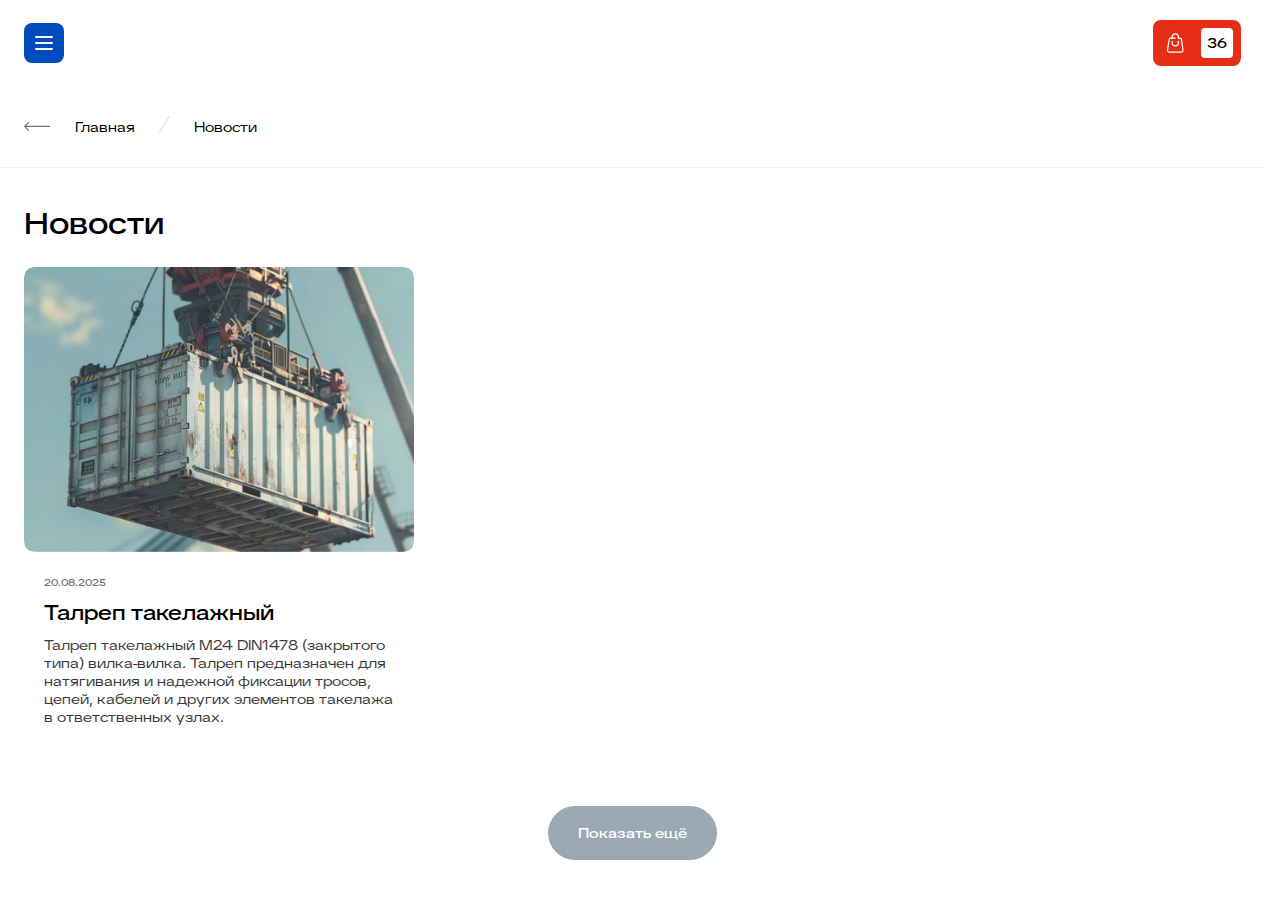
<file: news.html>
<!DOCTYPE html>
<html lang="ru">
<head>
	<meta charset="UTF-8">
	<meta http-equiv="X-UA-Compatible" content="IE=edge">
	<meta name="viewport" content="width=device-width, initial-scale=1.0">
	<title>ОРК</title>
	<link rel="stylesheet" href="css/style.min.css">
</head>

<body>
    <aside class="sidebar">
        <a href="/" class="sidebar__logo">
            <img src="images/logo.svg" alt="">
        </a>

        <div class="sidebar__inner">
            <div class="sidebar__body">
                <section class="sidebar__section">
                    <h3 class="sidebar__title">Такелажное оборудование</h3>
    
                    <nav class="sidebar__nav">
                        <ul class="sidebar__list">
                            <li class="sidebar__item">
                                <a href="#" class="sidebar__link">
                                    <span class="sidebar__icon">
                                        <svg width="24" height="24" viewBox="0 0 24 24" fill="none" xmlns="http://www.w3.org/2000/svg">
                                            <path d="M9.95455 19H9.5C8.39543 19 7.5 19.8954 7.5 21C7.5 22.1046 8.39543 23 9.5 23H14.5C15.6046 23 16.5 22.1046 16.5 21C16.5 19.8954 15.6046 19 14.5 19H14.0455" stroke="#6C7481" stroke-width="1.2" stroke-linecap="round"/>
                                            <rect x="4.6" y="16.4" width="8.8" height="14.8" rx="2.4" transform="rotate(-90 4.6 16.4)" stroke="#6C7481" stroke-width="1.2"/>
                                            <path d="M9.95455 5H9.5C8.39543 5 7.5 4.10457 7.5 3C7.5 1.89543 8.39543 1 9.5 1H14.5C15.6046 1 16.5 1.89543 16.5 3C16.5 4.10457 15.6046 5 14.5 5H14.0455" stroke="#6C7481" stroke-width="1.2" stroke-linecap="round"/>
                                            <path d="M7 12H17" stroke="#6C7481" stroke-width="1.2" stroke-linecap="round"/>
                                        </svg>
                                    </span>
                                    <span class="sidebar__text">Вертлюги</span>
                                </a>
                            </li>
                            
                            <li class="sidebar__item">
                                <a href="#" class="sidebar__link">
                                    <span class="sidebar__icon">
                                        <svg width="24" height="24" viewBox="0 0 24 24" fill="none" xmlns="http://www.w3.org/2000/svg">
                                            <path d="M4 22V10C4 5.58172 7.58172 2 12 2C16.4183 2 20 5.58172 20 10V22" stroke="#6C7481" stroke-width="1.2" stroke-linecap="round"/>
                                            <path d="M7 22V10C7 7.23858 9.23858 5 12 5C14.7614 5 17 7.23858 17 10V22" stroke="#6C7481" stroke-width="1.2" stroke-linecap="round"/>
                                            <path d="M1 17H3.5M7 17H15M20.5 17H23" stroke="#6C7481" stroke-width="1.2" stroke-linecap="round"/>
                                            <path d="M4 17H7M4 20H7" stroke="#6C7481" stroke-width="1.2" stroke-linecap="round"/>
                                            <path d="M17 17H20M17 20H20" stroke="#6C7481" stroke-width="1.2" stroke-linecap="round"/>
                                        </svg>
                                    </span>
                                    <span class="sidebar__text">Зажимы канатные</span>
                                </a>
                            </li>
    
                            <li class="sidebar__item">
                                <a href="#" class="sidebar__link">
                                    <span class="sidebar__icon">
                                        <svg width="24" height="24" viewBox="0 0 24 24" fill="none" xmlns="http://www.w3.org/2000/svg">
                                            <path d="M11.6022 22.1017C11.6022 22.1017 18.9767 17.0389 19.1017 9.63306C19.1017 5.4736 15.7441 2.10168 11.6022 2.10168C7.46039 2.10168 4.03257 5.4742 4.10276 9.63306C4.22775 17.0389 11.6022 22.1017 11.6022 22.1017Z" stroke="#6C7481" stroke-width="1.2" stroke-miterlimit="10" stroke-linecap="round" stroke-linejoin="round"/>
                                            <path d="M11.6021 22C11.6021 22 17.01 17.6967 17.1017 11.4017C17.1017 7.86613 14.6394 5 11.6021 5C8.56474 5 6.051 7.86663 6.10248 11.4017C6.19413 17.6967 11.6021 22 11.6021 22Z" stroke="#6C7481" stroke-width="1.2" stroke-miterlimit="10" stroke-linecap="round" stroke-linejoin="round"/>
                                        </svg>
                                    </span>
                                    <span class="sidebar__text">Коуши</span>
                                </a>
                            </li>
                        </ul>
                    </nav>
                </section>
    
                <section class="sidebar__section">
                    <h3 class="sidebar__title">Тросы, канаты, цепи</h3>
    
                    <nav class="sidebar__nav">
                        <ul class="sidebar__list">
                            <li class="sidebar__item">
                                <a href="#" class="sidebar__link">
                                    <span class="sidebar__icon">
                                        <svg width="24" height="24" viewBox="0 0 24 24" fill="none" xmlns="http://www.w3.org/2000/svg">
                                            <path d="M9.95455 19H9.5C8.39543 19 7.5 19.8954 7.5 21C7.5 22.1046 8.39543 23 9.5 23H14.5C15.6046 23 16.5 22.1046 16.5 21C16.5 19.8954 15.6046 19 14.5 19H14.0455" stroke="#6C7481" stroke-width="1.2" stroke-linecap="round"/>
                                            <rect x="4.6" y="16.4" width="8.8" height="14.8" rx="2.4" transform="rotate(-90 4.6 16.4)" stroke="#6C7481" stroke-width="1.2"/>
                                            <path d="M9.95455 5H9.5C8.39543 5 7.5 4.10457 7.5 3C7.5 1.89543 8.39543 1 9.5 1H14.5C15.6046 1 16.5 1.89543 16.5 3C16.5 4.10457 15.6046 5 14.5 5H14.0455" stroke="#6C7481" stroke-width="1.2" stroke-linecap="round"/>
                                            <path d="M7 12H17" stroke="#6C7481" stroke-width="1.2" stroke-linecap="round"/>
                                        </svg>
                                    </span>
                                    <span class="sidebar__text">Вертлюги</span>
                                </a>
                            </li>
                            
                            <li class="sidebar__item">
                                <a href="#" class="sidebar__link">
                                    <span class="sidebar__icon">
                                        <svg width="24" height="24" viewBox="0 0 24 24" fill="none" xmlns="http://www.w3.org/2000/svg">
                                            <path d="M4 22V10C4 5.58172 7.58172 2 12 2C16.4183 2 20 5.58172 20 10V22" stroke="#6C7481" stroke-width="1.2" stroke-linecap="round"/>
                                            <path d="M7 22V10C7 7.23858 9.23858 5 12 5C14.7614 5 17 7.23858 17 10V22" stroke="#6C7481" stroke-width="1.2" stroke-linecap="round"/>
                                            <path d="M1 17H3.5M7 17H15M20.5 17H23" stroke="#6C7481" stroke-width="1.2" stroke-linecap="round"/>
                                            <path d="M4 17H7M4 20H7" stroke="#6C7481" stroke-width="1.2" stroke-linecap="round"/>
                                            <path d="M17 17H20M17 20H20" stroke="#6C7481" stroke-width="1.2" stroke-linecap="round"/>
                                        </svg>
                                    </span>
                                    <span class="sidebar__text">Зажимы канатные</span>
                                </a>
                            </li>
    
                            <li class="sidebar__item">
                                <a href="#" class="sidebar__link">
                                    <span class="sidebar__icon">
                                        <svg width="24" height="24" viewBox="0 0 24 24" fill="none" xmlns="http://www.w3.org/2000/svg">
                                            <path d="M11.6022 22.1017C11.6022 22.1017 18.9767 17.0389 19.1017 9.63306C19.1017 5.4736 15.7441 2.10168 11.6022 2.10168C7.46039 2.10168 4.03257 5.4742 4.10276 9.63306C4.22775 17.0389 11.6022 22.1017 11.6022 22.1017Z" stroke="#6C7481" stroke-width="1.2" stroke-miterlimit="10" stroke-linecap="round" stroke-linejoin="round"/>
                                            <path d="M11.6021 22C11.6021 22 17.01 17.6967 17.1017 11.4017C17.1017 7.86613 14.6394 5 11.6021 5C8.56474 5 6.051 7.86663 6.10248 11.4017C6.19413 17.6967 11.6021 22 11.6021 22Z" stroke="#6C7481" stroke-width="1.2" stroke-miterlimit="10" stroke-linecap="round" stroke-linejoin="round"/>
                                        </svg>
                                    </span>
                                    <span class="sidebar__text">Коуши</span>
                                </a>
                            </li>
                        </ul>
                    </nav>
                </section>

                <section class="sidebar__section">
                    <h3 class="sidebar__title">Грузовые стропы</h3>
    
                    <nav class="sidebar__nav">
                        <ul class="sidebar__list">
                            <li class="sidebar__item">
                                <a href="#" class="sidebar__link">
                                    <span class="sidebar__icon">
                                        <svg width="24" height="24" viewBox="0 0 24 24" fill="none" xmlns="http://www.w3.org/2000/svg">
                                            <path d="M9.95455 19H9.5C8.39543 19 7.5 19.8954 7.5 21C7.5 22.1046 8.39543 23 9.5 23H14.5C15.6046 23 16.5 22.1046 16.5 21C16.5 19.8954 15.6046 19 14.5 19H14.0455" stroke="#6C7481" stroke-width="1.2" stroke-linecap="round"/>
                                            <rect x="4.6" y="16.4" width="8.8" height="14.8" rx="2.4" transform="rotate(-90 4.6 16.4)" stroke="#6C7481" stroke-width="1.2"/>
                                            <path d="M9.95455 5H9.5C8.39543 5 7.5 4.10457 7.5 3C7.5 1.89543 8.39543 1 9.5 1H14.5C15.6046 1 16.5 1.89543 16.5 3C16.5 4.10457 15.6046 5 14.5 5H14.0455" stroke="#6C7481" stroke-width="1.2" stroke-linecap="round"/>
                                            <path d="M7 12H17" stroke="#6C7481" stroke-width="1.2" stroke-linecap="round"/>
                                        </svg>
                                    </span>
                                    <span class="sidebar__text">Вертлюги</span>
                                </a>
                            </li>
                            
                            <li class="sidebar__item">
                                <a href="#" class="sidebar__link">
                                    <span class="sidebar__icon">
                                        <svg width="24" height="24" viewBox="0 0 24 24" fill="none" xmlns="http://www.w3.org/2000/svg">
                                            <path d="M4 22V10C4 5.58172 7.58172 2 12 2C16.4183 2 20 5.58172 20 10V22" stroke="#6C7481" stroke-width="1.2" stroke-linecap="round"/>
                                            <path d="M7 22V10C7 7.23858 9.23858 5 12 5C14.7614 5 17 7.23858 17 10V22" stroke="#6C7481" stroke-width="1.2" stroke-linecap="round"/>
                                            <path d="M1 17H3.5M7 17H15M20.5 17H23" stroke="#6C7481" stroke-width="1.2" stroke-linecap="round"/>
                                            <path d="M4 17H7M4 20H7" stroke="#6C7481" stroke-width="1.2" stroke-linecap="round"/>
                                            <path d="M17 17H20M17 20H20" stroke="#6C7481" stroke-width="1.2" stroke-linecap="round"/>
                                        </svg>
                                    </span>
                                    <span class="sidebar__text">Зажимы канатные</span>
                                </a>
                            </li>
    
                            <li class="sidebar__item">
                                <a href="#" class="sidebar__link">
                                    <span class="sidebar__icon">
                                        <svg width="24" height="24" viewBox="0 0 24 24" fill="none" xmlns="http://www.w3.org/2000/svg">
                                            <path d="M11.6022 22.1017C11.6022 22.1017 18.9767 17.0389 19.1017 9.63306C19.1017 5.4736 15.7441 2.10168 11.6022 2.10168C7.46039 2.10168 4.03257 5.4742 4.10276 9.63306C4.22775 17.0389 11.6022 22.1017 11.6022 22.1017Z" stroke="#6C7481" stroke-width="1.2" stroke-miterlimit="10" stroke-linecap="round" stroke-linejoin="round"/>
                                            <path d="M11.6021 22C11.6021 22 17.01 17.6967 17.1017 11.4017C17.1017 7.86613 14.6394 5 11.6021 5C8.56474 5 6.051 7.86663 6.10248 11.4017C6.19413 17.6967 11.6021 22 11.6021 22Z" stroke="#6C7481" stroke-width="1.2" stroke-miterlimit="10" stroke-linecap="round" stroke-linejoin="round"/>
                                        </svg>
                                    </span>
                                    <span class="sidebar__text">Коуши</span>
                                </a>
                            </li>
                        </ul>
                    </nav>
                </section>

                <section class="sidebar__section">
                    <h3 class="sidebar__title">Грузовые стропы</h3>
    
                    <nav class="sidebar__nav">
                        <ul class="sidebar__list">
                            <li class="sidebar__item">
                                <a href="#" class="sidebar__link">
                                    <span class="sidebar__icon">
                                        <svg width="24" height="24" viewBox="0 0 24 24" fill="none" xmlns="http://www.w3.org/2000/svg">
                                            <path d="M9.95455 19H9.5C8.39543 19 7.5 19.8954 7.5 21C7.5 22.1046 8.39543 23 9.5 23H14.5C15.6046 23 16.5 22.1046 16.5 21C16.5 19.8954 15.6046 19 14.5 19H14.0455" stroke="#6C7481" stroke-width="1.2" stroke-linecap="round"/>
                                            <rect x="4.6" y="16.4" width="8.8" height="14.8" rx="2.4" transform="rotate(-90 4.6 16.4)" stroke="#6C7481" stroke-width="1.2"/>
                                            <path d="M9.95455 5H9.5C8.39543 5 7.5 4.10457 7.5 3C7.5 1.89543 8.39543 1 9.5 1H14.5C15.6046 1 16.5 1.89543 16.5 3C16.5 4.10457 15.6046 5 14.5 5H14.0455" stroke="#6C7481" stroke-width="1.2" stroke-linecap="round"/>
                                            <path d="M7 12H17" stroke="#6C7481" stroke-width="1.2" stroke-linecap="round"/>
                                        </svg>
                                    </span>
                                    <span class="sidebar__text">Вертлюги</span>
                                </a>
                            </li>
                            
                            <li class="sidebar__item">
                                <a href="#" class="sidebar__link">
                                    <span class="sidebar__icon">
                                        <svg width="24" height="24" viewBox="0 0 24 24" fill="none" xmlns="http://www.w3.org/2000/svg">
                                            <path d="M4 22V10C4 5.58172 7.58172 2 12 2C16.4183 2 20 5.58172 20 10V22" stroke="#6C7481" stroke-width="1.2" stroke-linecap="round"/>
                                            <path d="M7 22V10C7 7.23858 9.23858 5 12 5C14.7614 5 17 7.23858 17 10V22" stroke="#6C7481" stroke-width="1.2" stroke-linecap="round"/>
                                            <path d="M1 17H3.5M7 17H15M20.5 17H23" stroke="#6C7481" stroke-width="1.2" stroke-linecap="round"/>
                                            <path d="M4 17H7M4 20H7" stroke="#6C7481" stroke-width="1.2" stroke-linecap="round"/>
                                            <path d="M17 17H20M17 20H20" stroke="#6C7481" stroke-width="1.2" stroke-linecap="round"/>
                                        </svg>
                                    </span>
                                    <span class="sidebar__text">Зажимы канатные</span>
                                </a>
                            </li>
    
                            <li class="sidebar__item">
                                <a href="#" class="sidebar__link">
                                    <span class="sidebar__icon">
                                        <svg width="24" height="24" viewBox="0 0 24 24" fill="none" xmlns="http://www.w3.org/2000/svg">
                                            <path d="M11.6022 22.1017C11.6022 22.1017 18.9767 17.0389 19.1017 9.63306C19.1017 5.4736 15.7441 2.10168 11.6022 2.10168C7.46039 2.10168 4.03257 5.4742 4.10276 9.63306C4.22775 17.0389 11.6022 22.1017 11.6022 22.1017Z" stroke="#6C7481" stroke-width="1.2" stroke-miterlimit="10" stroke-linecap="round" stroke-linejoin="round"/>
                                            <path d="M11.6021 22C11.6021 22 17.01 17.6967 17.1017 11.4017C17.1017 7.86613 14.6394 5 11.6021 5C8.56474 5 6.051 7.86663 6.10248 11.4017C6.19413 17.6967 11.6021 22 11.6021 22Z" stroke="#6C7481" stroke-width="1.2" stroke-miterlimit="10" stroke-linecap="round" stroke-linejoin="round"/>
                                        </svg>
                                    </span>
                                    <span class="sidebar__text">Коуши</span>
                                </a>
                            </li>
                        </ul>
                    </nav>
                </section>

                <section class="sidebar__section">
                    <h3 class="sidebar__title">Грузовые стропы</h3>
    
                    <nav class="sidebar__nav">
                        <ul class="sidebar__list">
                            <li class="sidebar__item">
                                <a href="#" class="sidebar__link">
                                    <span class="sidebar__icon">
                                        <svg width="24" height="24" viewBox="0 0 24 24" fill="none" xmlns="http://www.w3.org/2000/svg">
                                            <path d="M9.95455 19H9.5C8.39543 19 7.5 19.8954 7.5 21C7.5 22.1046 8.39543 23 9.5 23H14.5C15.6046 23 16.5 22.1046 16.5 21C16.5 19.8954 15.6046 19 14.5 19H14.0455" stroke="#6C7481" stroke-width="1.2" stroke-linecap="round"/>
                                            <rect x="4.6" y="16.4" width="8.8" height="14.8" rx="2.4" transform="rotate(-90 4.6 16.4)" stroke="#6C7481" stroke-width="1.2"/>
                                            <path d="M9.95455 5H9.5C8.39543 5 7.5 4.10457 7.5 3C7.5 1.89543 8.39543 1 9.5 1H14.5C15.6046 1 16.5 1.89543 16.5 3C16.5 4.10457 15.6046 5 14.5 5H14.0455" stroke="#6C7481" stroke-width="1.2" stroke-linecap="round"/>
                                            <path d="M7 12H17" stroke="#6C7481" stroke-width="1.2" stroke-linecap="round"/>
                                        </svg>
                                    </span>
                                    <span class="sidebar__text">Вертлюги</span>
                                </a>
                            </li>
                            
                            <li class="sidebar__item">
                                <a href="#" class="sidebar__link">
                                    <span class="sidebar__icon">
                                        <svg width="24" height="24" viewBox="0 0 24 24" fill="none" xmlns="http://www.w3.org/2000/svg">
                                            <path d="M4 22V10C4 5.58172 7.58172 2 12 2C16.4183 2 20 5.58172 20 10V22" stroke="#6C7481" stroke-width="1.2" stroke-linecap="round"/>
                                            <path d="M7 22V10C7 7.23858 9.23858 5 12 5C14.7614 5 17 7.23858 17 10V22" stroke="#6C7481" stroke-width="1.2" stroke-linecap="round"/>
                                            <path d="M1 17H3.5M7 17H15M20.5 17H23" stroke="#6C7481" stroke-width="1.2" stroke-linecap="round"/>
                                            <path d="M4 17H7M4 20H7" stroke="#6C7481" stroke-width="1.2" stroke-linecap="round"/>
                                            <path d="M17 17H20M17 20H20" stroke="#6C7481" stroke-width="1.2" stroke-linecap="round"/>
                                        </svg>
                                    </span>
                                    <span class="sidebar__text">Зажимы канатные</span>
                                </a>
                            </li>
    
                            <li class="sidebar__item">
                                <a href="#" class="sidebar__link">
                                    <span class="sidebar__icon">
                                        <svg width="24" height="24" viewBox="0 0 24 24" fill="none" xmlns="http://www.w3.org/2000/svg">
                                            <path d="M11.6022 22.1017C11.6022 22.1017 18.9767 17.0389 19.1017 9.63306C19.1017 5.4736 15.7441 2.10168 11.6022 2.10168C7.46039 2.10168 4.03257 5.4742 4.10276 9.63306C4.22775 17.0389 11.6022 22.1017 11.6022 22.1017Z" stroke="#6C7481" stroke-width="1.2" stroke-miterlimit="10" stroke-linecap="round" stroke-linejoin="round"/>
                                            <path d="M11.6021 22C11.6021 22 17.01 17.6967 17.1017 11.4017C17.1017 7.86613 14.6394 5 11.6021 5C8.56474 5 6.051 7.86663 6.10248 11.4017C6.19413 17.6967 11.6021 22 11.6021 22Z" stroke="#6C7481" stroke-width="1.2" stroke-miterlimit="10" stroke-linecap="round" stroke-linejoin="round"/>
                                        </svg>
                                    </span>
                                    <span class="sidebar__text">Коуши</span>
                                </a>
                            </li>
                        </ul>
                    </nav>
                </section>
            </div>
        </div>

        <button class="sidebar__btn btn">
            Заявка на консультацию
        </button>
    </aside>

    <div class="app-content">
        <header class="header">
            <div class="container">
                <div class="header__top">
                    <button type="button" class="header__menu-btn"></button>

                    <a href="/" class="header__logo">
                        <img src="images/logo.svg" alt="">
                    </a>
                    
                    <div class="header__location">
                        <div class="header__location-current">
                            Москва
                        </div>

                        <ul class="header__location-list">
                            <li>
                                Санкт-Петербург
                            </li>
                            <li>
                                Волгоград
                            </li>
                        </ul>
                    </div>

                    <a href="tel:+79998110078" class="header__call">
                        +7 (999) 811-00-78
                    </a>

                    <div class="header__email">
                        <span>
                            Отправьте заявку:
                        </span>
                        <a href="mailto:info@orcline.ru">
                            info@orcline.ru
                        </a>
                    </div>

                    <div class="header__btns">
                        <button class="header__btn">
                            Быстрый заказ
                        </button>

                        <button class="header__btn">
                            Заказать звонок
                        </button>

                        <a href="#" class="header__cart">
                            Корзина
                            <span class="header__cart-count">
                                36
                            </span>
                        </a>
                    </div>
                </div>

                <div class="header__nav">
                    <button class="header__search-btn">
                        <svg width="24" height="24" viewBox="0 0 24 24" fill="none" xmlns="http://www.w3.org/2000/svg">
                            <path d="M1.99915 10.0935C1.99915 14.5635 5.62274 18.1871 10.0926 18.1871C14.5625 18.1871 18.1861 14.5635 18.1861 10.0935C18.1861 5.62361 14.5625 2 10.0926 2C5.62274 2 1.99915 5.62361 1.99915 10.0935Z" stroke="#6C7481" stroke-width="1.2" stroke-miterlimit="10" stroke-linecap="round" stroke-linejoin="round" />
                            <path d="M22 22.0174L18.2075 18.2248" stroke="#6C7481" stroke-width="1.2" stroke-miterlimit="10" stroke-linecap="round" stroke-linejoin="round" />
                        </svg>
                    </button>

                    <a href="#" class="header__catalog">
                        Каталог
                    </a>

                    <nav>
                        <ul class="header__menu">
                            <li>
                                <a href="#">
                                    Услуги
                                </a>
                            </li>

                            <li>
                                <a href="#">
                                    Доставка и оплата
                                </a>
                            </li>

                            <li>
                                <a href="#">
                                    О компании
                                </a>
                            </li>

                            <li>
                                <a href="#">
                                    Контакты
                                </a>
                            </li>
                        </ul>
                    </nav>
                </div>
            </div>
        </header>

        <main>
            <div class="breadcrumbs">
                <div class="container">
                    <div class="breadcrumbs__nav">
                        <a href="/">
                            <svg width="27" height="9" viewBox="0 0 27 9" fill="none" xmlns="http://www.w3.org/2000/svg">
                                <path d="M25.6001 5.01838C25.9315 5.01838 26.2001 4.74975 26.2001 4.41838C26.2001 4.08701 25.9315 3.81838 25.6001 3.81838V4.41838V5.01838ZM0.175834 3.99412C-0.058481 4.22843 -0.058481 4.60833 0.175834 4.84264L3.99421 8.66102C4.22852 8.89534 4.60842 8.89534 4.84274 8.66102C5.07705 8.42671 5.07705 8.04681 4.84274 7.81249L1.44863 4.41838L4.84274 1.02427C5.07705 0.789953 5.07705 0.410055 4.84274 0.17574C4.60842 -0.0585747 4.22852 -0.0585747 3.99421 0.17574L0.175834 3.99412ZM25.6001 4.41838V3.81838H0.600098V4.41838V5.01838H25.6001V4.41838Z" fill="#6C7481"/>
                            </svg>
                            Главная
                        </a>

                        <span>
                            <svg width="11" height="17" viewBox="0 0 11 17" fill="none" xmlns="http://www.w3.org/2000/svg">
                                <rect y="16.4874" width="19.0909" height="1" transform="rotate(-59.7261 0 16.4874)" fill="#D1DAE3" />
                            </svg>
                        </span>

                        <p>
                            Новости
                        </p>
                    </div>
                </div>
            </div>

            <section class="news">
                <div class="container">
                    <div class="news__inner">
                        <h1 class="title-section">
                            Новости
                        </h1>

                        <div class="news__items">
                            <a href="#" class="news-item">
                                <img src="images/news__item_1.webp" alt="" class="news-item__img">

                                <div class="news-item__body">
                                    <div class="news-item__date">
                                        20.08.2025
                                    </div>

                                    <h3 class="news-item__title">
                                        Талреп такелажный 
                                    </h3>

                                    <div class="news-item__dscr">
                                        Талреп такелажный М24 DIN1478 (закрытого типа) вилка-вилка. Талреп предназначен для натягивания и надежной фиксации тросов, цепей, кабелей и других элементов такелажа в ответственных узлах.
                                    </div>
                                </div>
                            </a>
                        </div>

                        <button type="button" class="news__add">
                            Показать ещё
                        </button>
                    </div>
                </div>
            </section>
        </main>

        <footer class="footer">
            <div class="container">
                <div class="footer__inner">
                    <header class="footer__header">
                        <a href="/" class="footer__header-logo">
                            <img src="images/logo-white.svg" alt="">
                        </a>

                        <nav>
                            <ul class="footer__menu">
                                <li>
                                    <a href="#">
                                        Каталог
                                    </a>
                                </li>

                                <li>
                                    <a href="#">
                                        Услуги
                                    </a>
                                </li>

                                <li>
                                    <a href="#">
                                        Доставка и оплата
                                    </a>
                                </li>

                                <li>
                                    <a href="#">
                                        О компании
                                    </a>
                                </li>

                                <li>
                                    <a href="#">
                                        Контакты
                                    </a>
                                </li>
                            </ul>
                        </nav>
                    </header>

                    <div class="footer__contacts">
                        <div class="footer__call-wrapper">
                            <a href="tel:+79998110078" class="footer__call">
                                +7 (999) 811-00-78
                            </a>

                            <button class="footer__call-btn">
                                Заказать звонок
                            </button>
                        </div>

                        <a href="mailto:info@orcline.ru" class="footer__email">
                            info@orcline.ru
                        </a>
                    </div>

                    <div class="footer__info">
                        <div class="footer__address">
                            Склад: 140009, Московская область, г. Люберцы,<br>
                            дачный поселок Красково, Ново-Марусинский проезд, д.8с1
                        </div>

                        <nav>
                            <ul>
                                <li>
                                    <a href="#">
                                        Пользовательское соглашение
                                    </a>
                                </li>
                                <li>
                                    <a href="#">
                                        Политика в отношении обработки персональных данных
                                    </a>
                                </li>
                            </ul>
                        </nav>
                    </div>

                    <div class="footer__bottom">
                        <div class="footer__copyright">
                            <p>
                                © 2026 Открытая региональная компания
                            </p>
                        </div>

                        <div class="footer__mark">
                            <p>
                                Цены на сайте не являются публичной офертой, определяемой положениями ч. 2 ст. 437 Гражданского кодекса Российской Федерации. Конечная стоимость рассчитывается индивидуально, исходя из количества заказываемых товаров, их наличия на наших складах, способа и места доставки.
                            </p>
                        </div>
                    </div>
                </div>
            </div>
        </footer>
    </div>

	<script src="js/swiper-bundle.min.js"></script>
	<script src="js/main.js"></script>
</body>
</html>
</file>
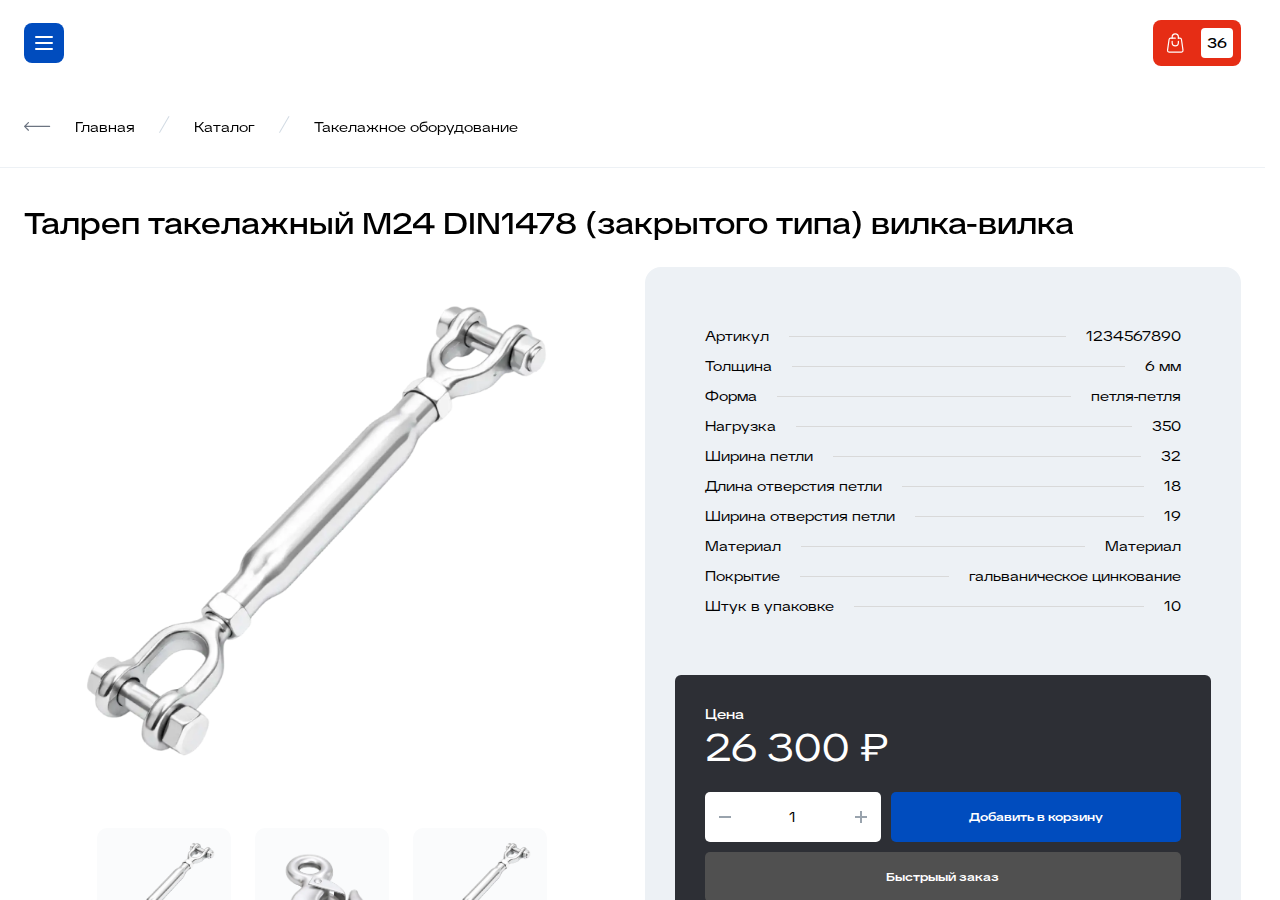
<file: product-card.html>
<!DOCTYPE html>
<html lang="ru">
<head>
	<meta charset="UTF-8">
	<meta http-equiv="X-UA-Compatible" content="IE=edge">
	<meta name="viewport" content="width=device-width, initial-scale=1.0">
	<title>ОРК</title>
	<link rel="stylesheet" href="css/style.min.css">
</head>

<body>
    <aside class="sidebar">
        <a href="/" class="sidebar__logo">
            <img src="images/logo.svg" alt="">
        </a>

        <div class="sidebar__inner">
            <div class="sidebar__body">
                <section class="sidebar__section">
                    <h3 class="sidebar__title">Такелажное оборудование</h3>
    
                    <nav class="sidebar__nav">
                        <ul class="sidebar__list">
                            <li class="sidebar__item">
                                <a href="#" class="sidebar__link">
                                    <span class="sidebar__icon">
                                        <svg width="24" height="24" viewBox="0 0 24 24" fill="none" xmlns="http://www.w3.org/2000/svg">
                                            <path d="M9.95455 19H9.5C8.39543 19 7.5 19.8954 7.5 21C7.5 22.1046 8.39543 23 9.5 23H14.5C15.6046 23 16.5 22.1046 16.5 21C16.5 19.8954 15.6046 19 14.5 19H14.0455" stroke="#6C7481" stroke-width="1.2" stroke-linecap="round"/>
                                            <rect x="4.6" y="16.4" width="8.8" height="14.8" rx="2.4" transform="rotate(-90 4.6 16.4)" stroke="#6C7481" stroke-width="1.2"/>
                                            <path d="M9.95455 5H9.5C8.39543 5 7.5 4.10457 7.5 3C7.5 1.89543 8.39543 1 9.5 1H14.5C15.6046 1 16.5 1.89543 16.5 3C16.5 4.10457 15.6046 5 14.5 5H14.0455" stroke="#6C7481" stroke-width="1.2" stroke-linecap="round"/>
                                            <path d="M7 12H17" stroke="#6C7481" stroke-width="1.2" stroke-linecap="round"/>
                                        </svg>
                                    </span>
                                    <span class="sidebar__text">Вертлюги</span>
                                </a>
                            </li>
                            
                            <li class="sidebar__item">
                                <a href="#" class="sidebar__link">
                                    <span class="sidebar__icon">
                                        <svg width="24" height="24" viewBox="0 0 24 24" fill="none" xmlns="http://www.w3.org/2000/svg">
                                            <path d="M4 22V10C4 5.58172 7.58172 2 12 2C16.4183 2 20 5.58172 20 10V22" stroke="#6C7481" stroke-width="1.2" stroke-linecap="round"/>
                                            <path d="M7 22V10C7 7.23858 9.23858 5 12 5C14.7614 5 17 7.23858 17 10V22" stroke="#6C7481" stroke-width="1.2" stroke-linecap="round"/>
                                            <path d="M1 17H3.5M7 17H15M20.5 17H23" stroke="#6C7481" stroke-width="1.2" stroke-linecap="round"/>
                                            <path d="M4 17H7M4 20H7" stroke="#6C7481" stroke-width="1.2" stroke-linecap="round"/>
                                            <path d="M17 17H20M17 20H20" stroke="#6C7481" stroke-width="1.2" stroke-linecap="round"/>
                                        </svg>
                                    </span>
                                    <span class="sidebar__text">Зажимы канатные</span>
                                </a>
                            </li>
    
                            <li class="sidebar__item">
                                <a href="#" class="sidebar__link">
                                    <span class="sidebar__icon">
                                        <svg width="24" height="24" viewBox="0 0 24 24" fill="none" xmlns="http://www.w3.org/2000/svg">
                                            <path d="M11.6022 22.1017C11.6022 22.1017 18.9767 17.0389 19.1017 9.63306C19.1017 5.4736 15.7441 2.10168 11.6022 2.10168C7.46039 2.10168 4.03257 5.4742 4.10276 9.63306C4.22775 17.0389 11.6022 22.1017 11.6022 22.1017Z" stroke="#6C7481" stroke-width="1.2" stroke-miterlimit="10" stroke-linecap="round" stroke-linejoin="round"/>
                                            <path d="M11.6021 22C11.6021 22 17.01 17.6967 17.1017 11.4017C17.1017 7.86613 14.6394 5 11.6021 5C8.56474 5 6.051 7.86663 6.10248 11.4017C6.19413 17.6967 11.6021 22 11.6021 22Z" stroke="#6C7481" stroke-width="1.2" stroke-miterlimit="10" stroke-linecap="round" stroke-linejoin="round"/>
                                        </svg>
                                    </span>
                                    <span class="sidebar__text">Коуши</span>
                                </a>
                            </li>
                        </ul>
                    </nav>
                </section>
    
                <section class="sidebar__section">
                    <h3 class="sidebar__title">Тросы, канаты, цепи</h3>
    
                    <nav class="sidebar__nav">
                        <ul class="sidebar__list">
                            <li class="sidebar__item">
                                <a href="#" class="sidebar__link">
                                    <span class="sidebar__icon">
                                        <svg width="24" height="24" viewBox="0 0 24 24" fill="none" xmlns="http://www.w3.org/2000/svg">
                                            <path d="M9.95455 19H9.5C8.39543 19 7.5 19.8954 7.5 21C7.5 22.1046 8.39543 23 9.5 23H14.5C15.6046 23 16.5 22.1046 16.5 21C16.5 19.8954 15.6046 19 14.5 19H14.0455" stroke="#6C7481" stroke-width="1.2" stroke-linecap="round"/>
                                            <rect x="4.6" y="16.4" width="8.8" height="14.8" rx="2.4" transform="rotate(-90 4.6 16.4)" stroke="#6C7481" stroke-width="1.2"/>
                                            <path d="M9.95455 5H9.5C8.39543 5 7.5 4.10457 7.5 3C7.5 1.89543 8.39543 1 9.5 1H14.5C15.6046 1 16.5 1.89543 16.5 3C16.5 4.10457 15.6046 5 14.5 5H14.0455" stroke="#6C7481" stroke-width="1.2" stroke-linecap="round"/>
                                            <path d="M7 12H17" stroke="#6C7481" stroke-width="1.2" stroke-linecap="round"/>
                                        </svg>
                                    </span>
                                    <span class="sidebar__text">Вертлюги</span>
                                </a>
                            </li>
                            
                            <li class="sidebar__item">
                                <a href="#" class="sidebar__link">
                                    <span class="sidebar__icon">
                                        <svg width="24" height="24" viewBox="0 0 24 24" fill="none" xmlns="http://www.w3.org/2000/svg">
                                            <path d="M4 22V10C4 5.58172 7.58172 2 12 2C16.4183 2 20 5.58172 20 10V22" stroke="#6C7481" stroke-width="1.2" stroke-linecap="round"/>
                                            <path d="M7 22V10C7 7.23858 9.23858 5 12 5C14.7614 5 17 7.23858 17 10V22" stroke="#6C7481" stroke-width="1.2" stroke-linecap="round"/>
                                            <path d="M1 17H3.5M7 17H15M20.5 17H23" stroke="#6C7481" stroke-width="1.2" stroke-linecap="round"/>
                                            <path d="M4 17H7M4 20H7" stroke="#6C7481" stroke-width="1.2" stroke-linecap="round"/>
                                            <path d="M17 17H20M17 20H20" stroke="#6C7481" stroke-width="1.2" stroke-linecap="round"/>
                                        </svg>
                                    </span>
                                    <span class="sidebar__text">Зажимы канатные</span>
                                </a>
                            </li>
    
                            <li class="sidebar__item">
                                <a href="#" class="sidebar__link">
                                    <span class="sidebar__icon">
                                        <svg width="24" height="24" viewBox="0 0 24 24" fill="none" xmlns="http://www.w3.org/2000/svg">
                                            <path d="M11.6022 22.1017C11.6022 22.1017 18.9767 17.0389 19.1017 9.63306C19.1017 5.4736 15.7441 2.10168 11.6022 2.10168C7.46039 2.10168 4.03257 5.4742 4.10276 9.63306C4.22775 17.0389 11.6022 22.1017 11.6022 22.1017Z" stroke="#6C7481" stroke-width="1.2" stroke-miterlimit="10" stroke-linecap="round" stroke-linejoin="round"/>
                                            <path d="M11.6021 22C11.6021 22 17.01 17.6967 17.1017 11.4017C17.1017 7.86613 14.6394 5 11.6021 5C8.56474 5 6.051 7.86663 6.10248 11.4017C6.19413 17.6967 11.6021 22 11.6021 22Z" stroke="#6C7481" stroke-width="1.2" stroke-miterlimit="10" stroke-linecap="round" stroke-linejoin="round"/>
                                        </svg>
                                    </span>
                                    <span class="sidebar__text">Коуши</span>
                                </a>
                            </li>
                        </ul>
                    </nav>
                </section>

                <section class="sidebar__section">
                    <h3 class="sidebar__title">Грузовые стропы</h3>
    
                    <nav class="sidebar__nav">
                        <ul class="sidebar__list">
                            <li class="sidebar__item">
                                <a href="#" class="sidebar__link">
                                    <span class="sidebar__icon">
                                        <svg width="24" height="24" viewBox="0 0 24 24" fill="none" xmlns="http://www.w3.org/2000/svg">
                                            <path d="M9.95455 19H9.5C8.39543 19 7.5 19.8954 7.5 21C7.5 22.1046 8.39543 23 9.5 23H14.5C15.6046 23 16.5 22.1046 16.5 21C16.5 19.8954 15.6046 19 14.5 19H14.0455" stroke="#6C7481" stroke-width="1.2" stroke-linecap="round"/>
                                            <rect x="4.6" y="16.4" width="8.8" height="14.8" rx="2.4" transform="rotate(-90 4.6 16.4)" stroke="#6C7481" stroke-width="1.2"/>
                                            <path d="M9.95455 5H9.5C8.39543 5 7.5 4.10457 7.5 3C7.5 1.89543 8.39543 1 9.5 1H14.5C15.6046 1 16.5 1.89543 16.5 3C16.5 4.10457 15.6046 5 14.5 5H14.0455" stroke="#6C7481" stroke-width="1.2" stroke-linecap="round"/>
                                            <path d="M7 12H17" stroke="#6C7481" stroke-width="1.2" stroke-linecap="round"/>
                                        </svg>
                                    </span>
                                    <span class="sidebar__text">Вертлюги</span>
                                </a>
                            </li>
                            
                            <li class="sidebar__item">
                                <a href="#" class="sidebar__link">
                                    <span class="sidebar__icon">
                                        <svg width="24" height="24" viewBox="0 0 24 24" fill="none" xmlns="http://www.w3.org/2000/svg">
                                            <path d="M4 22V10C4 5.58172 7.58172 2 12 2C16.4183 2 20 5.58172 20 10V22" stroke="#6C7481" stroke-width="1.2" stroke-linecap="round"/>
                                            <path d="M7 22V10C7 7.23858 9.23858 5 12 5C14.7614 5 17 7.23858 17 10V22" stroke="#6C7481" stroke-width="1.2" stroke-linecap="round"/>
                                            <path d="M1 17H3.5M7 17H15M20.5 17H23" stroke="#6C7481" stroke-width="1.2" stroke-linecap="round"/>
                                            <path d="M4 17H7M4 20H7" stroke="#6C7481" stroke-width="1.2" stroke-linecap="round"/>
                                            <path d="M17 17H20M17 20H20" stroke="#6C7481" stroke-width="1.2" stroke-linecap="round"/>
                                        </svg>
                                    </span>
                                    <span class="sidebar__text">Зажимы канатные</span>
                                </a>
                            </li>
    
                            <li class="sidebar__item">
                                <a href="#" class="sidebar__link">
                                    <span class="sidebar__icon">
                                        <svg width="24" height="24" viewBox="0 0 24 24" fill="none" xmlns="http://www.w3.org/2000/svg">
                                            <path d="M11.6022 22.1017C11.6022 22.1017 18.9767 17.0389 19.1017 9.63306C19.1017 5.4736 15.7441 2.10168 11.6022 2.10168C7.46039 2.10168 4.03257 5.4742 4.10276 9.63306C4.22775 17.0389 11.6022 22.1017 11.6022 22.1017Z" stroke="#6C7481" stroke-width="1.2" stroke-miterlimit="10" stroke-linecap="round" stroke-linejoin="round"/>
                                            <path d="M11.6021 22C11.6021 22 17.01 17.6967 17.1017 11.4017C17.1017 7.86613 14.6394 5 11.6021 5C8.56474 5 6.051 7.86663 6.10248 11.4017C6.19413 17.6967 11.6021 22 11.6021 22Z" stroke="#6C7481" stroke-width="1.2" stroke-miterlimit="10" stroke-linecap="round" stroke-linejoin="round"/>
                                        </svg>
                                    </span>
                                    <span class="sidebar__text">Коуши</span>
                                </a>
                            </li>
                        </ul>
                    </nav>
                </section>

                <section class="sidebar__section">
                    <h3 class="sidebar__title">Грузовые стропы</h3>
    
                    <nav class="sidebar__nav">
                        <ul class="sidebar__list">
                            <li class="sidebar__item">
                                <a href="#" class="sidebar__link">
                                    <span class="sidebar__icon">
                                        <svg width="24" height="24" viewBox="0 0 24 24" fill="none" xmlns="http://www.w3.org/2000/svg">
                                            <path d="M9.95455 19H9.5C8.39543 19 7.5 19.8954 7.5 21C7.5 22.1046 8.39543 23 9.5 23H14.5C15.6046 23 16.5 22.1046 16.5 21C16.5 19.8954 15.6046 19 14.5 19H14.0455" stroke="#6C7481" stroke-width="1.2" stroke-linecap="round"/>
                                            <rect x="4.6" y="16.4" width="8.8" height="14.8" rx="2.4" transform="rotate(-90 4.6 16.4)" stroke="#6C7481" stroke-width="1.2"/>
                                            <path d="M9.95455 5H9.5C8.39543 5 7.5 4.10457 7.5 3C7.5 1.89543 8.39543 1 9.5 1H14.5C15.6046 1 16.5 1.89543 16.5 3C16.5 4.10457 15.6046 5 14.5 5H14.0455" stroke="#6C7481" stroke-width="1.2" stroke-linecap="round"/>
                                            <path d="M7 12H17" stroke="#6C7481" stroke-width="1.2" stroke-linecap="round"/>
                                        </svg>
                                    </span>
                                    <span class="sidebar__text">Вертлюги</span>
                                </a>
                            </li>
                            
                            <li class="sidebar__item">
                                <a href="#" class="sidebar__link">
                                    <span class="sidebar__icon">
                                        <svg width="24" height="24" viewBox="0 0 24 24" fill="none" xmlns="http://www.w3.org/2000/svg">
                                            <path d="M4 22V10C4 5.58172 7.58172 2 12 2C16.4183 2 20 5.58172 20 10V22" stroke="#6C7481" stroke-width="1.2" stroke-linecap="round"/>
                                            <path d="M7 22V10C7 7.23858 9.23858 5 12 5C14.7614 5 17 7.23858 17 10V22" stroke="#6C7481" stroke-width="1.2" stroke-linecap="round"/>
                                            <path d="M1 17H3.5M7 17H15M20.5 17H23" stroke="#6C7481" stroke-width="1.2" stroke-linecap="round"/>
                                            <path d="M4 17H7M4 20H7" stroke="#6C7481" stroke-width="1.2" stroke-linecap="round"/>
                                            <path d="M17 17H20M17 20H20" stroke="#6C7481" stroke-width="1.2" stroke-linecap="round"/>
                                        </svg>
                                    </span>
                                    <span class="sidebar__text">Зажимы канатные</span>
                                </a>
                            </li>
    
                            <li class="sidebar__item">
                                <a href="#" class="sidebar__link">
                                    <span class="sidebar__icon">
                                        <svg width="24" height="24" viewBox="0 0 24 24" fill="none" xmlns="http://www.w3.org/2000/svg">
                                            <path d="M11.6022 22.1017C11.6022 22.1017 18.9767 17.0389 19.1017 9.63306C19.1017 5.4736 15.7441 2.10168 11.6022 2.10168C7.46039 2.10168 4.03257 5.4742 4.10276 9.63306C4.22775 17.0389 11.6022 22.1017 11.6022 22.1017Z" stroke="#6C7481" stroke-width="1.2" stroke-miterlimit="10" stroke-linecap="round" stroke-linejoin="round"/>
                                            <path d="M11.6021 22C11.6021 22 17.01 17.6967 17.1017 11.4017C17.1017 7.86613 14.6394 5 11.6021 5C8.56474 5 6.051 7.86663 6.10248 11.4017C6.19413 17.6967 11.6021 22 11.6021 22Z" stroke="#6C7481" stroke-width="1.2" stroke-miterlimit="10" stroke-linecap="round" stroke-linejoin="round"/>
                                        </svg>
                                    </span>
                                    <span class="sidebar__text">Коуши</span>
                                </a>
                            </li>
                        </ul>
                    </nav>
                </section>

                <section class="sidebar__section">
                    <h3 class="sidebar__title">Грузовые стропы</h3>
    
                    <nav class="sidebar__nav">
                        <ul class="sidebar__list">
                            <li class="sidebar__item">
                                <a href="#" class="sidebar__link">
                                    <span class="sidebar__icon">
                                        <svg width="24" height="24" viewBox="0 0 24 24" fill="none" xmlns="http://www.w3.org/2000/svg">
                                            <path d="M9.95455 19H9.5C8.39543 19 7.5 19.8954 7.5 21C7.5 22.1046 8.39543 23 9.5 23H14.5C15.6046 23 16.5 22.1046 16.5 21C16.5 19.8954 15.6046 19 14.5 19H14.0455" stroke="#6C7481" stroke-width="1.2" stroke-linecap="round"/>
                                            <rect x="4.6" y="16.4" width="8.8" height="14.8" rx="2.4" transform="rotate(-90 4.6 16.4)" stroke="#6C7481" stroke-width="1.2"/>
                                            <path d="M9.95455 5H9.5C8.39543 5 7.5 4.10457 7.5 3C7.5 1.89543 8.39543 1 9.5 1H14.5C15.6046 1 16.5 1.89543 16.5 3C16.5 4.10457 15.6046 5 14.5 5H14.0455" stroke="#6C7481" stroke-width="1.2" stroke-linecap="round"/>
                                            <path d="M7 12H17" stroke="#6C7481" stroke-width="1.2" stroke-linecap="round"/>
                                        </svg>
                                    </span>
                                    <span class="sidebar__text">Вертлюги</span>
                                </a>
                            </li>
                            
                            <li class="sidebar__item">
                                <a href="#" class="sidebar__link">
                                    <span class="sidebar__icon">
                                        <svg width="24" height="24" viewBox="0 0 24 24" fill="none" xmlns="http://www.w3.org/2000/svg">
                                            <path d="M4 22V10C4 5.58172 7.58172 2 12 2C16.4183 2 20 5.58172 20 10V22" stroke="#6C7481" stroke-width="1.2" stroke-linecap="round"/>
                                            <path d="M7 22V10C7 7.23858 9.23858 5 12 5C14.7614 5 17 7.23858 17 10V22" stroke="#6C7481" stroke-width="1.2" stroke-linecap="round"/>
                                            <path d="M1 17H3.5M7 17H15M20.5 17H23" stroke="#6C7481" stroke-width="1.2" stroke-linecap="round"/>
                                            <path d="M4 17H7M4 20H7" stroke="#6C7481" stroke-width="1.2" stroke-linecap="round"/>
                                            <path d="M17 17H20M17 20H20" stroke="#6C7481" stroke-width="1.2" stroke-linecap="round"/>
                                        </svg>
                                    </span>
                                    <span class="sidebar__text">Зажимы канатные</span>
                                </a>
                            </li>
    
                            <li class="sidebar__item">
                                <a href="#" class="sidebar__link">
                                    <span class="sidebar__icon">
                                        <svg width="24" height="24" viewBox="0 0 24 24" fill="none" xmlns="http://www.w3.org/2000/svg">
                                            <path d="M11.6022 22.1017C11.6022 22.1017 18.9767 17.0389 19.1017 9.63306C19.1017 5.4736 15.7441 2.10168 11.6022 2.10168C7.46039 2.10168 4.03257 5.4742 4.10276 9.63306C4.22775 17.0389 11.6022 22.1017 11.6022 22.1017Z" stroke="#6C7481" stroke-width="1.2" stroke-miterlimit="10" stroke-linecap="round" stroke-linejoin="round"/>
                                            <path d="M11.6021 22C11.6021 22 17.01 17.6967 17.1017 11.4017C17.1017 7.86613 14.6394 5 11.6021 5C8.56474 5 6.051 7.86663 6.10248 11.4017C6.19413 17.6967 11.6021 22 11.6021 22Z" stroke="#6C7481" stroke-width="1.2" stroke-miterlimit="10" stroke-linecap="round" stroke-linejoin="round"/>
                                        </svg>
                                    </span>
                                    <span class="sidebar__text">Коуши</span>
                                </a>
                            </li>
                        </ul>
                    </nav>
                </section>
            </div>
        </div>

        <button class="sidebar__btn btn">
            Заявка на консультацию
        </button>
    </aside>

    <div class="app-content">
        <header class="header">
            <div class="container">
                <div class="header__top">
                    <button type="button" class="header__menu-btn"></button>

                    <a href="/" class="header__logo">
                        <img src="images/logo.svg" alt="">
                    </a>
                    
                    <div class="header__location">
                        <div class="header__location-current">
                            Москва
                        </div>

                        <ul class="header__location-list">
                            <li>
                                Санкт-Петербург
                            </li>
                            <li>
                                Волгоград
                            </li>
                        </ul>
                    </div>

                    <a href="tel:+79998110078" class="header__call">
                        +7 (999) 811-00-78
                    </a>

                    <div class="header__email">
                        <span>
                            Отправьте заявку:
                        </span>
                        <a href="mailto:info@orcline.ru">
                            info@orcline.ru
                        </a>
                    </div>

                    <div class="header__btns">
                        <button class="header__btn">
                            Быстрый заказ
                        </button>

                        <button class="header__btn">
                            Заказать звонок
                        </button>

                        <a href="#" class="header__cart">
                            Корзина
                            <span class="header__cart-count">
                                36
                            </span>
                        </a>
                    </div>
                </div>

                <div class="header__nav">
                    <button class="header__search-btn">
                        <svg width="24" height="24" viewBox="0 0 24 24" fill="none" xmlns="http://www.w3.org/2000/svg">
                            <path d="M1.99915 10.0935C1.99915 14.5635 5.62274 18.1871 10.0926 18.1871C14.5625 18.1871 18.1861 14.5635 18.1861 10.0935C18.1861 5.62361 14.5625 2 10.0926 2C5.62274 2 1.99915 5.62361 1.99915 10.0935Z" stroke="#6C7481" stroke-width="1.2" stroke-miterlimit="10" stroke-linecap="round" stroke-linejoin="round" />
                            <path d="M22 22.0174L18.2075 18.2248" stroke="#6C7481" stroke-width="1.2" stroke-miterlimit="10" stroke-linecap="round" stroke-linejoin="round" />
                        </svg>
                    </button>

                    <a href="#" class="header__catalog">
                        Каталог
                    </a>

                    <nav>
                        <ul class="header__menu">
                            <li>
                                <a href="#">
                                    Услуги
                                </a>
                            </li>

                            <li>
                                <a href="#">
                                    Доставка и оплата
                                </a>
                            </li>

                            <li>
                                <a href="#">
                                    О компании
                                </a>
                            </li>

                            <li>
                                <a href="#">
                                    Контакты
                                </a>
                            </li>
                        </ul>
                    </nav>
                </div>
            </div>
        </header>

        <main>
            <div class="breadcrumbs">
                <div class="container">
                    <div class="breadcrumbs__nav">
                        <a href="/">
                            <svg width="27" height="9" viewBox="0 0 27 9" fill="none" xmlns="http://www.w3.org/2000/svg">
                                <path d="M25.6001 5.01838C25.9315 5.01838 26.2001 4.74975 26.2001 4.41838C26.2001 4.08701 25.9315 3.81838 25.6001 3.81838V4.41838V5.01838ZM0.175834 3.99412C-0.058481 4.22843 -0.058481 4.60833 0.175834 4.84264L3.99421 8.66102C4.22852 8.89534 4.60842 8.89534 4.84274 8.66102C5.07705 8.42671 5.07705 8.04681 4.84274 7.81249L1.44863 4.41838L4.84274 1.02427C5.07705 0.789953 5.07705 0.410055 4.84274 0.17574C4.60842 -0.0585747 4.22852 -0.0585747 3.99421 0.17574L0.175834 3.99412ZM25.6001 4.41838V3.81838H0.600098V4.41838V5.01838H25.6001V4.41838Z" fill="#6C7481"/>
                            </svg>
                            Главная
                        </a>

                        <span>
                            <svg width="11" height="17" viewBox="0 0 11 17" fill="none" xmlns="http://www.w3.org/2000/svg">
                                <rect y="16.4874" width="19.0909" height="1" transform="rotate(-59.7261 0 16.4874)" fill="#D1DAE3" />
                            </svg>
                        </span>

                        <a href="#">
                            Каталог
                        </a>

                        <span>
                            <svg width="11" height="17" viewBox="0 0 11 17" fill="none" xmlns="http://www.w3.org/2000/svg">
                                <rect y="16.4874" width="19.0909" height="1" transform="rotate(-59.7261 0 16.4874)" fill="#D1DAE3" />
                            </svg>
                        </span>

                        <p>
                            Такелажное оборудование
                        </p>
                    </div>
                </div>
            </div>

            <section class="product-card">
                <div class="container">
                    <h1 class="title-section">
                        Талреп такелажный М24 DIN1478 (закрытого типа) вилка-вилка
                    </h1>

                    <div class="product-card__inner">
                        <div class="product-card__gallery">
                            <div class="product-card__img">
                                <img src="images/product.webp" alt="">
                            </div>

                            <div class="product-card__gallery-items">
                                <img src="images/product.webp" alt="">
                                <img src="images/product__item.webp" alt="">
                                <img src="images/product.webp" alt="">
                            </div>
                        </div>

                        <div class="product-card__body">
                            <div class="product-card__data">
                                <ul>
                                    <li>
                                        <span>
                                            Артикул
                                        </span>

                                        <div class="line"></div>

                                        <span>
                                            1234567890
                                        </span>
                                    </li>

                                    <li>
                                        <span>
                                            Толщина
                                        </span>

                                        <div class="line"></div>

                                        <span>
                                            6 мм
                                        </span>
                                    </li>

                                    <li>
                                        <span>
                                            Форма
                                        </span>

                                        <div class="line"></div>

                                        <span>
                                            петля-петля
                                        </span>
                                    </li>

                                    <li>
                                        <span>
                                            Нагрузка
                                        </span>

                                        <div class="line"></div>

                                        <span>
                                            350
                                        </span>
                                    </li>

                                    <li>
                                        <span>
                                            Ширина петли
                                        </span>

                                        <div class="line"></div>

                                        <span>
                                            32
                                        </span>
                                    </li>

                                    <li>
                                        <span>
                                            Длина отверстия петли
                                        </span>

                                        <div class="line"></div>

                                        <span>
                                            18
                                        </span>
                                    </li>

                                    <li>
                                        <span>
                                            Ширина отверстия петли
                                        </span>

                                        <div class="line"></div>

                                        <span>
                                            19
                                        </span>
                                    </li>

                                    <li>
                                        <span>
                                            Материал
                                        </span>

                                        <div class="line"></div>

                                        <span>
                                            Материал
                                        </span>
                                    </li>

                                    <li>
                                        <span>
                                            Покрытие
                                        </span>

                                        <div class="line"></div>

                                        <span>
                                            гальваническое цинкование
                                        </span>
                                    </li>

                                    <li>
                                        <span>
                                            Штук в упаковке
                                        </span>

                                        <div class="line"></div>

                                        <span>
                                            10
                                        </span>
                                    </li>
                                </ul>
                            </div>

                            <div class="product-card__bottom">
                                <div class="product-card__price">
                                    <span>
                                        Цена
                                    </span>

                                    <strong>
                                        26 300 ₽
                                    </strong>
                                </div>

                                <div class="product-card__nav">
                                    <div class="product-card__count product-count">
                                        <button type="button" class="remove">
                                            <svg width="12" height="2" viewBox="0 0 12 2" fill="none" xmlns="http://www.w3.org/2000/svg">
                                                <path d="M12 2H0V0H12V2Z" fill="#99A3AD" />
                                            </svg>
                                        </button>

                                        <input type="number" name="count-product" value="1" readonly>

                                        <button type="button" class="add">
                                            <svg width="12" height="12" viewBox="0 0 12 12" fill="none" xmlns="http://www.w3.org/2000/svg">
                                                <path d="M7 5H12V7H7V12H5V7H0V5H5V0H7V5Z" fill="#99A3AD" />
                                            </svg>
                                        </button>
                                    </div>

                                    <button type="button" class="product-card__add">
                                        Добавить в корзину
                                    </button>

                                    <button type="button" class="product-card__order-fast">
                                        Быстрыый заказ
                                    </button>
                                </div>
                            </div>
                        </div>
                    </div>
                </div>
            </section>

            <section class="product-info">
                <div class="container">
                    <div class="product-info__inner">
                        <div class="product-info__tabs-wrapper">
                            <div class="product-info__tabs">
                                <button type="button" class="product-info__tab" data-tab="product-specifications-tab">
                                    Описание и характеристики
                                </button>

                                <button type="button" class="product-info__tab" data-tab="product-methods-obtaining-tab">
                                    Способы получения
                                </button>

                                <button type="button" class="product-info__tab" data-tab="product-payment-tab">
                                    Оплата
                                </button>
                            </div>

                            <div class="product-info__tab-content" id="product-specifications-tab">
                                <div class="product-info__tab-body">
                                    <p>
                                        Талреп такелажный М24 DIN1478 (закрытого типа) вилка-вилка. Талреп предназначен для натягивания и надежной фиксации тросов, цепей, кабелей и других элементов такелажа в ответственных узлах.
                                    </p>

                                    <ul>
                                        <li>
                                            <span>
                                                Артикул
                                            </span>

                                            <div class="line"></div>

                                            <span>
                                                1234567890
                                            </span>
                                        </li>

                                        <li>
                                            <span>
                                                Толщина
                                            </span>

                                            <div class="line"></div>

                                            <span>
                                                6 мм
                                            </span>
                                        </li>

                                        <li>
                                            <span>
                                                Форма
                                            </span>

                                            <div class="line"></div>

                                            <span>
                                                петля-петля
                                            </span>
                                        </li>

                                        <li>
                                            <span>
                                                Нагрузка
                                            </span>

                                            <div class="line"></div>

                                            <span>
                                                350
                                            </span>
                                        </li>

                                        <li>
                                            <span>
                                                Ширина петли
                                            </span>

                                            <div class="line"></div>

                                            <span>
                                                32
                                            </span>
                                        </li>

                                        <li>
                                            <span>
                                                Длина отверстия петли
                                            </span>

                                            <div class="line"></div>

                                            <span>
                                                18
                                            </span>
                                        </li>

                                        <li>
                                            <span>
                                                Ширина отверстия петли
                                            </span>

                                            <div class="line"></div>

                                            <span>
                                                19
                                            </span>
                                        </li>

                                        <li>
                                            <span>
                                                Материал
                                            </span>

                                            <div class="line"></div>

                                            <span>
                                                Материал
                                            </span>
                                        </li>

                                        <li>
                                            <span>
                                                Покрытие
                                            </span>

                                            <div class="line"></div>

                                            <span>
                                                гальваническое цинкование
                                            </span>
                                        </li>

                                        <li>
                                            <span>
                                                Штук в упаковке
                                            </span>

                                            <div class="line"></div>

                                            <span>
                                                10
                                            </span>
                                        </li>
                                    </ul>
                                </div>
                            </div>

                            <div class="product-info__tab-content" id="product-methods-obtaining-tab">
                                <div class="product-info__tab-body">
                                    <p>
                                        Талреп такелажный М24 DIN1478 (закрытого типа) вилка-вилка. Талреп предназначен для натягивания и надежной фиксации тросов, цепей, кабелей и других элементов такелажа в ответственных узлах.
                                    </p>
                                </div>
                            </div>

                            <div class="product-info__tab-content" id="product-payment-tab">
                                <div class="product-info__tab-body">
                                    <p>
                                        Талреп такелажный М24 DIN1478 (закрытого типа) вилка-вилка. Талреп предназначен для натягивания и надежной фиксации тросов, цепей, кабелей и других элементов такелажа в ответственных узлах.
                                    </p>
                                </div>
                            </div>
                        </div>

                        <div class="product-info__data">
                            <div class="product-info__data-item">
                                <h4 class="product-info__data-item-title">
                                    Комплектация
                                </h4>

                                <div class="product-info__data-item-body">
                                    <ul>
                                        <li>
                                            <span>
                                                Компрессор
                                            </span>

                                            <span class="line"></span>

                                            <span>
                                                1 шт
                                            </span>
                                        </li>

                                        <li>
                                            <span>
                                                Опора ресивера
                                            </span>

                                            <span class="line"></span>

                                            <span>
                                                1 комплект
                                            </span>
                                        </li>
                                    </ul>
                                </div>
                            </div>

                            <div class="product-info__data-item">
                                <h4 class="product-info__data-item-title">
                                    Информация об упаковке
                                </h4>

                                <div class="product-info__data-item-body">
                                    <ul>
                                        <li>
                                            <span>
                                                Единица товара
                                            </span>

                                            <span class="line"></span>

                                            <span>
                                                Штука
                                            </span>
                                        </li>

                                        <li>
                                            <span>
                                                Вес, кг
                                            </span>

                                            <span class="line"></span>

                                            <span>
                                                38
                                            </span>
                                        </li>
                                    </ul>
                                </div>
                            </div>

                            <div class="product-info__data-item">
                                <h4 class="product-info__data-item-title">
                                    Документация
                                </h4>

                                <div class="product-info__data-item-body">
                                    <a href="#">
                                        Технический паспорт
                                    </a>

                                    <a href="#">
                                        Сертификат соответствия
                                    </a>
                                </div>
                            </div>
                        </div>
                    </div>
                </div>
            </section>

            <section class="similar-products">
                <div class="container">
                    <div class="similar-products__inner">
                        <h2 class="title-section">
                            Аналогичные товары
                        </h2>

                        <div class="swiper">
                            <div class="similar-products__items swiper-wrapper">
                                <div class="product-item swiper-slide">
                                    <a href="#" class="product-item__img">
                                        <img src="images/product__item.webp" alt="">
                                    </a>
    
                                    <div class="product-item__body">
                                        <div class="product-code" title="Скопировать">
                                            <span>24949251</span>
                                            <svg width="11" height="11" viewBox="0 0 11 11" fill="none" xmlns="http://www.w3.org/2000/svg">
                                                <rect x="0.5" y="0.5" width="8" height="8" rx="1.5" stroke="black" />
                                                <rect x="2.5" y="2.5" width="8" height="8" rx="1.5" fill="#FAFBFC" stroke="black" />
                                            </svg>
                                        </div>
    
                                        <a href="#">
                                            <h5 class="product-item__name">
                                                Блок монтажный с поворотным крюком под канат 4,5-5,6 мм СВПК БМ-1,0Ш-01
                                            </h5>
                                        </a>
    
                                        <div class="product-item__price">
                                            26 300 ₽
                                        </div>
    
                                        <div class="product-item__nav">
                                            <div class="product-item__count product-count">
                                                <button type="button" class="remove">
                                                    <svg width="12" height="2" viewBox="0 0 12 2" fill="none" xmlns="http://www.w3.org/2000/svg">
                                                        <path d="M12 2H0V0H12V2Z" fill="#99A3AD" />
                                                    </svg>
                                                </button>
    
                                                <input type="number" name="count-product" value="1" readonly>
    
                                                <button type="button" class="add">
                                                    <svg width="12" height="12" viewBox="0 0 12 12" fill="none" xmlns="http://www.w3.org/2000/svg">
                                                        <path d="M7 5H12V7H7V12H5V7H0V5H5V0H7V5Z" fill="#99A3AD" />
                                                    </svg>
                                                </button>
                                            </div>
    
                                            <button type="button" class="product-item__add">
                                                В корзину
                                            </button> 
                                        </div>
                                    </div>
                                </div>

                                <div class="product-item swiper-slide">
                                    <a href="#" class="product-item__img">
                                        <img src="images/product__item.webp" alt="">
                                    </a>
    
                                    <div class="product-item__body">
                                        <div class="product-code" title="Скопировать">
                                            <span>24949251</span>
                                            <svg width="11" height="11" viewBox="0 0 11 11" fill="none" xmlns="http://www.w3.org/2000/svg">
                                                <rect x="0.5" y="0.5" width="8" height="8" rx="1.5" stroke="black" />
                                                <rect x="2.5" y="2.5" width="8" height="8" rx="1.5" fill="#FAFBFC" stroke="black" />
                                            </svg>
                                        </div>
    
                                        <a href="#">
                                            <h5 class="product-item__name">
                                                Блок монтажный с поворотным крюком под канат 4,5-5,6 мм СВПК БМ-1,0Ш-01
                                            </h5>
                                        </a>
    
                                        <div class="product-item__price">
                                            26 300 ₽
                                        </div>
    
                                        <div class="product-item__nav">
                                            <div class="product-item__count product-count">
                                                <button type="button" class="remove">
                                                    <svg width="12" height="2" viewBox="0 0 12 2" fill="none" xmlns="http://www.w3.org/2000/svg">
                                                        <path d="M12 2H0V0H12V2Z" fill="#99A3AD" />
                                                    </svg>
                                                </button>
    
                                                <input type="number" name="count-product" value="1" readonly>
    
                                                <button type="button" class="add">
                                                    <svg width="12" height="12" viewBox="0 0 12 12" fill="none" xmlns="http://www.w3.org/2000/svg">
                                                        <path d="M7 5H12V7H7V12H5V7H0V5H5V0H7V5Z" fill="#99A3AD" />
                                                    </svg>
                                                </button>
                                            </div>
    
                                            <button type="button" class="product-item__add">
                                                В корзину
                                            </button> 
                                        </div>
                                    </div>
                                </div>
                            </div>

                            <div class="swiper-pagination"></div>
                        </div>
                    </div>
                </div>
            </section>
        </main>

        <footer class="footer">
            <div class="container">
                <div class="footer__inner">
                    <header class="footer__header">
                        <a href="/" class="footer__header-logo">
                            <img src="images/logo-white.svg" alt="">
                        </a>

                        <nav>
                            <ul class="footer__menu">
                                <li>
                                    <a href="#">
                                        Каталог
                                    </a>
                                </li>

                                <li>
                                    <a href="#">
                                        Услуги
                                    </a>
                                </li>

                                <li>
                                    <a href="#">
                                        Доставка и оплата
                                    </a>
                                </li>

                                <li>
                                    <a href="#">
                                        О компании
                                    </a>
                                </li>

                                <li>
                                    <a href="#">
                                        Контакты
                                    </a>
                                </li>
                            </ul>
                        </nav>
                    </header>

                    <div class="footer__contacts">
                        <div class="footer__call-wrapper">
                            <a href="tel:+79998110078" class="footer__call">
                                +7 (999) 811-00-78
                            </a>

                            <button class="footer__call-btn">
                                Заказать звонок
                            </button>
                        </div>

                        <a href="mailto:info@orcline.ru" class="footer__email">
                            info@orcline.ru
                        </a>
                    </div>

                    <div class="footer__info">
                        <div class="footer__address">
                            Склад: 140009, Московская область, г. Люберцы,<br>
                            дачный поселок Красково, Ново-Марусинский проезд, д.8с1
                        </div>

                        <nav>
                            <ul>
                                <li>
                                    <a href="#">
                                        Пользовательское соглашение
                                    </a>
                                </li>
                                <li>
                                    <a href="#">
                                        Политика в отношении обработки персональных данных
                                    </a>
                                </li>
                            </ul>
                        </nav>
                    </div>

                    <div class="footer__bottom">
                        <div class="footer__copyright">
                            <p>
                                © 2026 Открытая региональная компания
                            </p>
                        </div>

                        <div class="footer__mark">
                            <p>
                                Цены на сайте не являются публичной офертой, определяемой положениями ч. 2 ст. 437 Гражданского кодекса Российской Федерации. Конечная стоимость рассчитывается индивидуально, исходя из количества заказываемых товаров, их наличия на наших складах, способа и места доставки.
                            </p>
                        </div>
                    </div>
                </div>
            </div>
        </footer>
    </div>

	<script src="js/swiper-bundle.min.js"></script>
	<script src="js/main.js"></script>
</body>
</html>
</file>
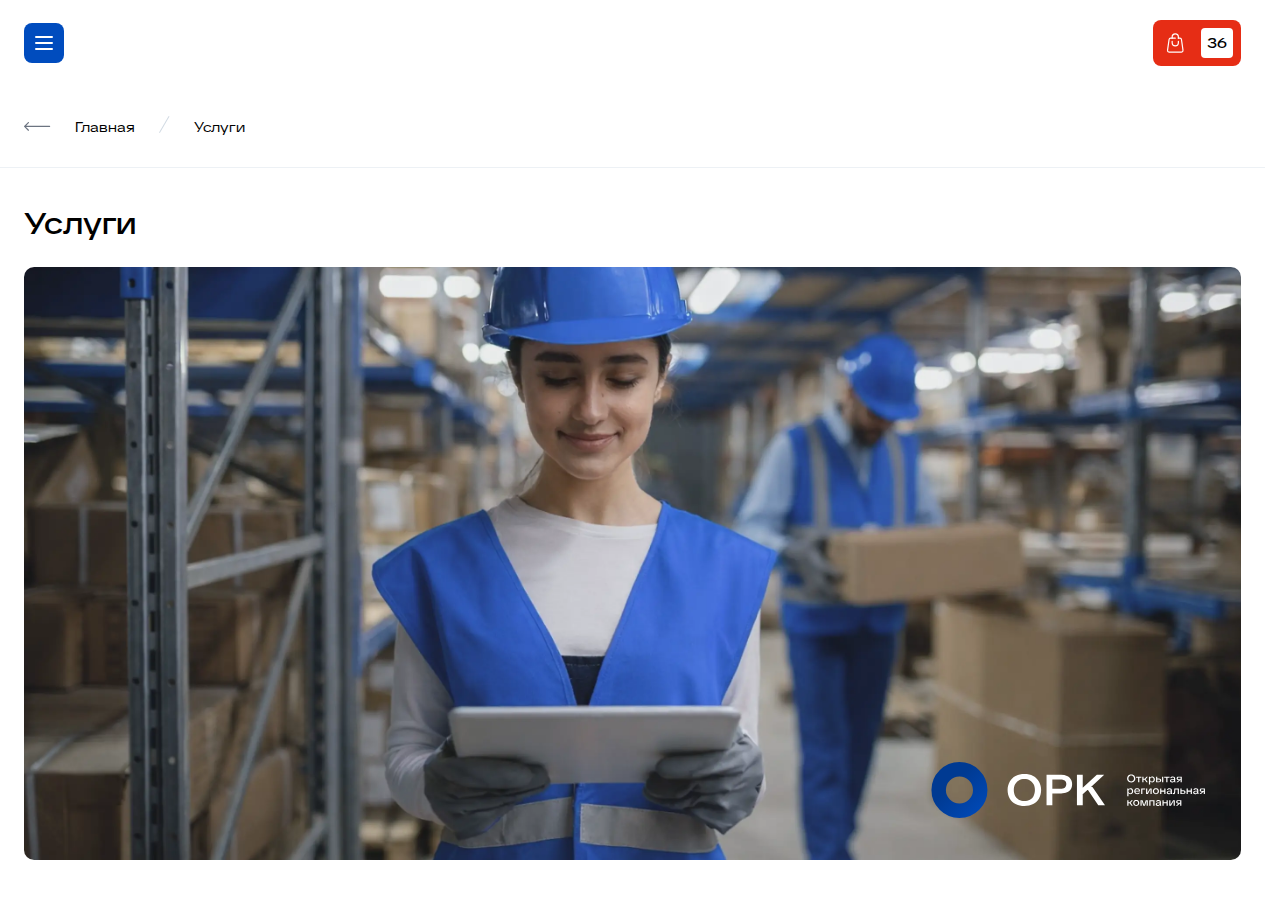
<file: services.html>
<!DOCTYPE html>
<html lang="ru">
<head>
	<meta charset="UTF-8">
	<meta http-equiv="X-UA-Compatible" content="IE=edge">
	<meta name="viewport" content="width=device-width, initial-scale=1.0">
	<title>ОРК</title>
	<link rel="stylesheet" href="css/style.min.css">
</head>

<body>
    <aside class="sidebar">
        <a href="/" class="sidebar__logo">
            <img src="images/logo.svg" alt="">
        </a>

        <div class="sidebar__inner">
            <div class="sidebar__body">
                <section class="sidebar__section">
                    <h3 class="sidebar__title">Такелажное оборудование</h3>
    
                    <nav class="sidebar__nav">
                        <ul class="sidebar__list">
                            <li class="sidebar__item">
                                <a href="#" class="sidebar__link">
                                    <span class="sidebar__icon">
                                        <svg width="24" height="24" viewBox="0 0 24 24" fill="none" xmlns="http://www.w3.org/2000/svg">
                                            <path d="M9.95455 19H9.5C8.39543 19 7.5 19.8954 7.5 21C7.5 22.1046 8.39543 23 9.5 23H14.5C15.6046 23 16.5 22.1046 16.5 21C16.5 19.8954 15.6046 19 14.5 19H14.0455" stroke="#6C7481" stroke-width="1.2" stroke-linecap="round"/>
                                            <rect x="4.6" y="16.4" width="8.8" height="14.8" rx="2.4" transform="rotate(-90 4.6 16.4)" stroke="#6C7481" stroke-width="1.2"/>
                                            <path d="M9.95455 5H9.5C8.39543 5 7.5 4.10457 7.5 3C7.5 1.89543 8.39543 1 9.5 1H14.5C15.6046 1 16.5 1.89543 16.5 3C16.5 4.10457 15.6046 5 14.5 5H14.0455" stroke="#6C7481" stroke-width="1.2" stroke-linecap="round"/>
                                            <path d="M7 12H17" stroke="#6C7481" stroke-width="1.2" stroke-linecap="round"/>
                                        </svg>
                                    </span>
                                    <span class="sidebar__text">Вертлюги</span>
                                </a>
                            </li>
                            
                            <li class="sidebar__item">
                                <a href="#" class="sidebar__link">
                                    <span class="sidebar__icon">
                                        <svg width="24" height="24" viewBox="0 0 24 24" fill="none" xmlns="http://www.w3.org/2000/svg">
                                            <path d="M4 22V10C4 5.58172 7.58172 2 12 2C16.4183 2 20 5.58172 20 10V22" stroke="#6C7481" stroke-width="1.2" stroke-linecap="round"/>
                                            <path d="M7 22V10C7 7.23858 9.23858 5 12 5C14.7614 5 17 7.23858 17 10V22" stroke="#6C7481" stroke-width="1.2" stroke-linecap="round"/>
                                            <path d="M1 17H3.5M7 17H15M20.5 17H23" stroke="#6C7481" stroke-width="1.2" stroke-linecap="round"/>
                                            <path d="M4 17H7M4 20H7" stroke="#6C7481" stroke-width="1.2" stroke-linecap="round"/>
                                            <path d="M17 17H20M17 20H20" stroke="#6C7481" stroke-width="1.2" stroke-linecap="round"/>
                                        </svg>
                                    </span>
                                    <span class="sidebar__text">Зажимы канатные</span>
                                </a>
                            </li>
    
                            <li class="sidebar__item">
                                <a href="#" class="sidebar__link">
                                    <span class="sidebar__icon">
                                        <svg width="24" height="24" viewBox="0 0 24 24" fill="none" xmlns="http://www.w3.org/2000/svg">
                                            <path d="M11.6022 22.1017C11.6022 22.1017 18.9767 17.0389 19.1017 9.63306C19.1017 5.4736 15.7441 2.10168 11.6022 2.10168C7.46039 2.10168 4.03257 5.4742 4.10276 9.63306C4.22775 17.0389 11.6022 22.1017 11.6022 22.1017Z" stroke="#6C7481" stroke-width="1.2" stroke-miterlimit="10" stroke-linecap="round" stroke-linejoin="round"/>
                                            <path d="M11.6021 22C11.6021 22 17.01 17.6967 17.1017 11.4017C17.1017 7.86613 14.6394 5 11.6021 5C8.56474 5 6.051 7.86663 6.10248 11.4017C6.19413 17.6967 11.6021 22 11.6021 22Z" stroke="#6C7481" stroke-width="1.2" stroke-miterlimit="10" stroke-linecap="round" stroke-linejoin="round"/>
                                        </svg>
                                    </span>
                                    <span class="sidebar__text">Коуши</span>
                                </a>
                            </li>
                        </ul>
                    </nav>
                </section>
    
                <section class="sidebar__section">
                    <h3 class="sidebar__title">Тросы, канаты, цепи</h3>
    
                    <nav class="sidebar__nav">
                        <ul class="sidebar__list">
                            <li class="sidebar__item">
                                <a href="#" class="sidebar__link">
                                    <span class="sidebar__icon">
                                        <svg width="24" height="24" viewBox="0 0 24 24" fill="none" xmlns="http://www.w3.org/2000/svg">
                                            <path d="M9.95455 19H9.5C8.39543 19 7.5 19.8954 7.5 21C7.5 22.1046 8.39543 23 9.5 23H14.5C15.6046 23 16.5 22.1046 16.5 21C16.5 19.8954 15.6046 19 14.5 19H14.0455" stroke="#6C7481" stroke-width="1.2" stroke-linecap="round"/>
                                            <rect x="4.6" y="16.4" width="8.8" height="14.8" rx="2.4" transform="rotate(-90 4.6 16.4)" stroke="#6C7481" stroke-width="1.2"/>
                                            <path d="M9.95455 5H9.5C8.39543 5 7.5 4.10457 7.5 3C7.5 1.89543 8.39543 1 9.5 1H14.5C15.6046 1 16.5 1.89543 16.5 3C16.5 4.10457 15.6046 5 14.5 5H14.0455" stroke="#6C7481" stroke-width="1.2" stroke-linecap="round"/>
                                            <path d="M7 12H17" stroke="#6C7481" stroke-width="1.2" stroke-linecap="round"/>
                                        </svg>
                                    </span>
                                    <span class="sidebar__text">Вертлюги</span>
                                </a>
                            </li>
                            
                            <li class="sidebar__item">
                                <a href="#" class="sidebar__link">
                                    <span class="sidebar__icon">
                                        <svg width="24" height="24" viewBox="0 0 24 24" fill="none" xmlns="http://www.w3.org/2000/svg">
                                            <path d="M4 22V10C4 5.58172 7.58172 2 12 2C16.4183 2 20 5.58172 20 10V22" stroke="#6C7481" stroke-width="1.2" stroke-linecap="round"/>
                                            <path d="M7 22V10C7 7.23858 9.23858 5 12 5C14.7614 5 17 7.23858 17 10V22" stroke="#6C7481" stroke-width="1.2" stroke-linecap="round"/>
                                            <path d="M1 17H3.5M7 17H15M20.5 17H23" stroke="#6C7481" stroke-width="1.2" stroke-linecap="round"/>
                                            <path d="M4 17H7M4 20H7" stroke="#6C7481" stroke-width="1.2" stroke-linecap="round"/>
                                            <path d="M17 17H20M17 20H20" stroke="#6C7481" stroke-width="1.2" stroke-linecap="round"/>
                                        </svg>
                                    </span>
                                    <span class="sidebar__text">Зажимы канатные</span>
                                </a>
                            </li>
    
                            <li class="sidebar__item">
                                <a href="#" class="sidebar__link">
                                    <span class="sidebar__icon">
                                        <svg width="24" height="24" viewBox="0 0 24 24" fill="none" xmlns="http://www.w3.org/2000/svg">
                                            <path d="M11.6022 22.1017C11.6022 22.1017 18.9767 17.0389 19.1017 9.63306C19.1017 5.4736 15.7441 2.10168 11.6022 2.10168C7.46039 2.10168 4.03257 5.4742 4.10276 9.63306C4.22775 17.0389 11.6022 22.1017 11.6022 22.1017Z" stroke="#6C7481" stroke-width="1.2" stroke-miterlimit="10" stroke-linecap="round" stroke-linejoin="round"/>
                                            <path d="M11.6021 22C11.6021 22 17.01 17.6967 17.1017 11.4017C17.1017 7.86613 14.6394 5 11.6021 5C8.56474 5 6.051 7.86663 6.10248 11.4017C6.19413 17.6967 11.6021 22 11.6021 22Z" stroke="#6C7481" stroke-width="1.2" stroke-miterlimit="10" stroke-linecap="round" stroke-linejoin="round"/>
                                        </svg>
                                    </span>
                                    <span class="sidebar__text">Коуши</span>
                                </a>
                            </li>
                        </ul>
                    </nav>
                </section>

                <section class="sidebar__section">
                    <h3 class="sidebar__title">Грузовые стропы</h3>
    
                    <nav class="sidebar__nav">
                        <ul class="sidebar__list">
                            <li class="sidebar__item">
                                <a href="#" class="sidebar__link">
                                    <span class="sidebar__icon">
                                        <svg width="24" height="24" viewBox="0 0 24 24" fill="none" xmlns="http://www.w3.org/2000/svg">
                                            <path d="M9.95455 19H9.5C8.39543 19 7.5 19.8954 7.5 21C7.5 22.1046 8.39543 23 9.5 23H14.5C15.6046 23 16.5 22.1046 16.5 21C16.5 19.8954 15.6046 19 14.5 19H14.0455" stroke="#6C7481" stroke-width="1.2" stroke-linecap="round"/>
                                            <rect x="4.6" y="16.4" width="8.8" height="14.8" rx="2.4" transform="rotate(-90 4.6 16.4)" stroke="#6C7481" stroke-width="1.2"/>
                                            <path d="M9.95455 5H9.5C8.39543 5 7.5 4.10457 7.5 3C7.5 1.89543 8.39543 1 9.5 1H14.5C15.6046 1 16.5 1.89543 16.5 3C16.5 4.10457 15.6046 5 14.5 5H14.0455" stroke="#6C7481" stroke-width="1.2" stroke-linecap="round"/>
                                            <path d="M7 12H17" stroke="#6C7481" stroke-width="1.2" stroke-linecap="round"/>
                                        </svg>
                                    </span>
                                    <span class="sidebar__text">Вертлюги</span>
                                </a>
                            </li>
                            
                            <li class="sidebar__item">
                                <a href="#" class="sidebar__link">
                                    <span class="sidebar__icon">
                                        <svg width="24" height="24" viewBox="0 0 24 24" fill="none" xmlns="http://www.w3.org/2000/svg">
                                            <path d="M4 22V10C4 5.58172 7.58172 2 12 2C16.4183 2 20 5.58172 20 10V22" stroke="#6C7481" stroke-width="1.2" stroke-linecap="round"/>
                                            <path d="M7 22V10C7 7.23858 9.23858 5 12 5C14.7614 5 17 7.23858 17 10V22" stroke="#6C7481" stroke-width="1.2" stroke-linecap="round"/>
                                            <path d="M1 17H3.5M7 17H15M20.5 17H23" stroke="#6C7481" stroke-width="1.2" stroke-linecap="round"/>
                                            <path d="M4 17H7M4 20H7" stroke="#6C7481" stroke-width="1.2" stroke-linecap="round"/>
                                            <path d="M17 17H20M17 20H20" stroke="#6C7481" stroke-width="1.2" stroke-linecap="round"/>
                                        </svg>
                                    </span>
                                    <span class="sidebar__text">Зажимы канатные</span>
                                </a>
                            </li>
    
                            <li class="sidebar__item">
                                <a href="#" class="sidebar__link">
                                    <span class="sidebar__icon">
                                        <svg width="24" height="24" viewBox="0 0 24 24" fill="none" xmlns="http://www.w3.org/2000/svg">
                                            <path d="M11.6022 22.1017C11.6022 22.1017 18.9767 17.0389 19.1017 9.63306C19.1017 5.4736 15.7441 2.10168 11.6022 2.10168C7.46039 2.10168 4.03257 5.4742 4.10276 9.63306C4.22775 17.0389 11.6022 22.1017 11.6022 22.1017Z" stroke="#6C7481" stroke-width="1.2" stroke-miterlimit="10" stroke-linecap="round" stroke-linejoin="round"/>
                                            <path d="M11.6021 22C11.6021 22 17.01 17.6967 17.1017 11.4017C17.1017 7.86613 14.6394 5 11.6021 5C8.56474 5 6.051 7.86663 6.10248 11.4017C6.19413 17.6967 11.6021 22 11.6021 22Z" stroke="#6C7481" stroke-width="1.2" stroke-miterlimit="10" stroke-linecap="round" stroke-linejoin="round"/>
                                        </svg>
                                    </span>
                                    <span class="sidebar__text">Коуши</span>
                                </a>
                            </li>
                        </ul>
                    </nav>
                </section>

                <section class="sidebar__section">
                    <h3 class="sidebar__title">Грузовые стропы</h3>
    
                    <nav class="sidebar__nav">
                        <ul class="sidebar__list">
                            <li class="sidebar__item">
                                <a href="#" class="sidebar__link">
                                    <span class="sidebar__icon">
                                        <svg width="24" height="24" viewBox="0 0 24 24" fill="none" xmlns="http://www.w3.org/2000/svg">
                                            <path d="M9.95455 19H9.5C8.39543 19 7.5 19.8954 7.5 21C7.5 22.1046 8.39543 23 9.5 23H14.5C15.6046 23 16.5 22.1046 16.5 21C16.5 19.8954 15.6046 19 14.5 19H14.0455" stroke="#6C7481" stroke-width="1.2" stroke-linecap="round"/>
                                            <rect x="4.6" y="16.4" width="8.8" height="14.8" rx="2.4" transform="rotate(-90 4.6 16.4)" stroke="#6C7481" stroke-width="1.2"/>
                                            <path d="M9.95455 5H9.5C8.39543 5 7.5 4.10457 7.5 3C7.5 1.89543 8.39543 1 9.5 1H14.5C15.6046 1 16.5 1.89543 16.5 3C16.5 4.10457 15.6046 5 14.5 5H14.0455" stroke="#6C7481" stroke-width="1.2" stroke-linecap="round"/>
                                            <path d="M7 12H17" stroke="#6C7481" stroke-width="1.2" stroke-linecap="round"/>
                                        </svg>
                                    </span>
                                    <span class="sidebar__text">Вертлюги</span>
                                </a>
                            </li>
                            
                            <li class="sidebar__item">
                                <a href="#" class="sidebar__link">
                                    <span class="sidebar__icon">
                                        <svg width="24" height="24" viewBox="0 0 24 24" fill="none" xmlns="http://www.w3.org/2000/svg">
                                            <path d="M4 22V10C4 5.58172 7.58172 2 12 2C16.4183 2 20 5.58172 20 10V22" stroke="#6C7481" stroke-width="1.2" stroke-linecap="round"/>
                                            <path d="M7 22V10C7 7.23858 9.23858 5 12 5C14.7614 5 17 7.23858 17 10V22" stroke="#6C7481" stroke-width="1.2" stroke-linecap="round"/>
                                            <path d="M1 17H3.5M7 17H15M20.5 17H23" stroke="#6C7481" stroke-width="1.2" stroke-linecap="round"/>
                                            <path d="M4 17H7M4 20H7" stroke="#6C7481" stroke-width="1.2" stroke-linecap="round"/>
                                            <path d="M17 17H20M17 20H20" stroke="#6C7481" stroke-width="1.2" stroke-linecap="round"/>
                                        </svg>
                                    </span>
                                    <span class="sidebar__text">Зажимы канатные</span>
                                </a>
                            </li>
    
                            <li class="sidebar__item">
                                <a href="#" class="sidebar__link">
                                    <span class="sidebar__icon">
                                        <svg width="24" height="24" viewBox="0 0 24 24" fill="none" xmlns="http://www.w3.org/2000/svg">
                                            <path d="M11.6022 22.1017C11.6022 22.1017 18.9767 17.0389 19.1017 9.63306C19.1017 5.4736 15.7441 2.10168 11.6022 2.10168C7.46039 2.10168 4.03257 5.4742 4.10276 9.63306C4.22775 17.0389 11.6022 22.1017 11.6022 22.1017Z" stroke="#6C7481" stroke-width="1.2" stroke-miterlimit="10" stroke-linecap="round" stroke-linejoin="round"/>
                                            <path d="M11.6021 22C11.6021 22 17.01 17.6967 17.1017 11.4017C17.1017 7.86613 14.6394 5 11.6021 5C8.56474 5 6.051 7.86663 6.10248 11.4017C6.19413 17.6967 11.6021 22 11.6021 22Z" stroke="#6C7481" stroke-width="1.2" stroke-miterlimit="10" stroke-linecap="round" stroke-linejoin="round"/>
                                        </svg>
                                    </span>
                                    <span class="sidebar__text">Коуши</span>
                                </a>
                            </li>
                        </ul>
                    </nav>
                </section>

                <section class="sidebar__section">
                    <h3 class="sidebar__title">Грузовые стропы</h3>
    
                    <nav class="sidebar__nav">
                        <ul class="sidebar__list">
                            <li class="sidebar__item">
                                <a href="#" class="sidebar__link">
                                    <span class="sidebar__icon">
                                        <svg width="24" height="24" viewBox="0 0 24 24" fill="none" xmlns="http://www.w3.org/2000/svg">
                                            <path d="M9.95455 19H9.5C8.39543 19 7.5 19.8954 7.5 21C7.5 22.1046 8.39543 23 9.5 23H14.5C15.6046 23 16.5 22.1046 16.5 21C16.5 19.8954 15.6046 19 14.5 19H14.0455" stroke="#6C7481" stroke-width="1.2" stroke-linecap="round"/>
                                            <rect x="4.6" y="16.4" width="8.8" height="14.8" rx="2.4" transform="rotate(-90 4.6 16.4)" stroke="#6C7481" stroke-width="1.2"/>
                                            <path d="M9.95455 5H9.5C8.39543 5 7.5 4.10457 7.5 3C7.5 1.89543 8.39543 1 9.5 1H14.5C15.6046 1 16.5 1.89543 16.5 3C16.5 4.10457 15.6046 5 14.5 5H14.0455" stroke="#6C7481" stroke-width="1.2" stroke-linecap="round"/>
                                            <path d="M7 12H17" stroke="#6C7481" stroke-width="1.2" stroke-linecap="round"/>
                                        </svg>
                                    </span>
                                    <span class="sidebar__text">Вертлюги</span>
                                </a>
                            </li>
                            
                            <li class="sidebar__item">
                                <a href="#" class="sidebar__link">
                                    <span class="sidebar__icon">
                                        <svg width="24" height="24" viewBox="0 0 24 24" fill="none" xmlns="http://www.w3.org/2000/svg">
                                            <path d="M4 22V10C4 5.58172 7.58172 2 12 2C16.4183 2 20 5.58172 20 10V22" stroke="#6C7481" stroke-width="1.2" stroke-linecap="round"/>
                                            <path d="M7 22V10C7 7.23858 9.23858 5 12 5C14.7614 5 17 7.23858 17 10V22" stroke="#6C7481" stroke-width="1.2" stroke-linecap="round"/>
                                            <path d="M1 17H3.5M7 17H15M20.5 17H23" stroke="#6C7481" stroke-width="1.2" stroke-linecap="round"/>
                                            <path d="M4 17H7M4 20H7" stroke="#6C7481" stroke-width="1.2" stroke-linecap="round"/>
                                            <path d="M17 17H20M17 20H20" stroke="#6C7481" stroke-width="1.2" stroke-linecap="round"/>
                                        </svg>
                                    </span>
                                    <span class="sidebar__text">Зажимы канатные</span>
                                </a>
                            </li>
    
                            <li class="sidebar__item">
                                <a href="#" class="sidebar__link">
                                    <span class="sidebar__icon">
                                        <svg width="24" height="24" viewBox="0 0 24 24" fill="none" xmlns="http://www.w3.org/2000/svg">
                                            <path d="M11.6022 22.1017C11.6022 22.1017 18.9767 17.0389 19.1017 9.63306C19.1017 5.4736 15.7441 2.10168 11.6022 2.10168C7.46039 2.10168 4.03257 5.4742 4.10276 9.63306C4.22775 17.0389 11.6022 22.1017 11.6022 22.1017Z" stroke="#6C7481" stroke-width="1.2" stroke-miterlimit="10" stroke-linecap="round" stroke-linejoin="round"/>
                                            <path d="M11.6021 22C11.6021 22 17.01 17.6967 17.1017 11.4017C17.1017 7.86613 14.6394 5 11.6021 5C8.56474 5 6.051 7.86663 6.10248 11.4017C6.19413 17.6967 11.6021 22 11.6021 22Z" stroke="#6C7481" stroke-width="1.2" stroke-miterlimit="10" stroke-linecap="round" stroke-linejoin="round"/>
                                        </svg>
                                    </span>
                                    <span class="sidebar__text">Коуши</span>
                                </a>
                            </li>
                        </ul>
                    </nav>
                </section>
            </div>
        </div>

        <button class="sidebar__btn btn">
            Заявка на консультацию
        </button>
    </aside>

    <div class="app-content">
        <header class="header">
            <div class="container">
                <div class="header__top">
                    <button type="button" class="header__menu-btn"></button>

                    <a href="/" class="header__logo">
                        <img src="images/logo.svg" alt="">
                    </a>
                    
                    <div class="header__location">
                        <div class="header__location-current">
                            Москва
                        </div>

                        <ul class="header__location-list">
                            <li>
                                Санкт-Петербург
                            </li>
                            <li>
                                Волгоград
                            </li>
                        </ul>
                    </div>

                    <a href="tel:+79998110078" class="header__call">
                        +7 (999) 811-00-78
                    </a>

                    <div class="header__email">
                        <span>
                            Отправьте заявку:
                        </span>
                        <a href="mailto:info@orcline.ru">
                            info@orcline.ru
                        </a>
                    </div>

                    <div class="header__btns">
                        <button class="header__btn">
                            Быстрый заказ
                        </button>

                        <button class="header__btn">
                            Заказать звонок
                        </button>

                        <a href="#" class="header__cart">
                            Корзина
                            <span class="header__cart-count">
                                36
                            </span>
                        </a>
                    </div>
                </div>

                <div class="header__nav">
                    <button class="header__search-btn">
                        <svg width="24" height="24" viewBox="0 0 24 24" fill="none" xmlns="http://www.w3.org/2000/svg">
                            <path d="M1.99915 10.0935C1.99915 14.5635 5.62274 18.1871 10.0926 18.1871C14.5625 18.1871 18.1861 14.5635 18.1861 10.0935C18.1861 5.62361 14.5625 2 10.0926 2C5.62274 2 1.99915 5.62361 1.99915 10.0935Z" stroke="#6C7481" stroke-width="1.2" stroke-miterlimit="10" stroke-linecap="round" stroke-linejoin="round" />
                            <path d="M22 22.0174L18.2075 18.2248" stroke="#6C7481" stroke-width="1.2" stroke-miterlimit="10" stroke-linecap="round" stroke-linejoin="round" />
                        </svg>
                    </button>

                    <a href="#" class="header__catalog">
                        Каталог
                    </a>

                    <nav>
                        <ul class="header__menu">
                            <li>
                                <a href="#">
                                    Услуги
                                </a>
                            </li>

                            <li>
                                <a href="#">
                                    Доставка и оплата
                                </a>
                            </li>

                            <li>
                                <a href="#">
                                    О компании
                                </a>
                            </li>

                            <li>
                                <a href="#">
                                    Контакты
                                </a>
                            </li>
                        </ul>
                    </nav>
                </div>
            </div>
        </header>

        <main>
            <div class="breadcrumbs">
                <div class="container">
                    <div class="breadcrumbs__nav">
                        <a href="/">
                            <svg width="27" height="9" viewBox="0 0 27 9" fill="none" xmlns="http://www.w3.org/2000/svg">
                                <path d="M25.6001 5.01838C25.9315 5.01838 26.2001 4.74975 26.2001 4.41838C26.2001 4.08701 25.9315 3.81838 25.6001 3.81838V4.41838V5.01838ZM0.175834 3.99412C-0.058481 4.22843 -0.058481 4.60833 0.175834 4.84264L3.99421 8.66102C4.22852 8.89534 4.60842 8.89534 4.84274 8.66102C5.07705 8.42671 5.07705 8.04681 4.84274 7.81249L1.44863 4.41838L4.84274 1.02427C5.07705 0.789953 5.07705 0.410055 4.84274 0.17574C4.60842 -0.0585747 4.22852 -0.0585747 3.99421 0.17574L0.175834 3.99412ZM25.6001 4.41838V3.81838H0.600098V4.41838V5.01838H25.6001V4.41838Z" fill="#6C7481"/>
                            </svg>
                            Главная
                        </a>

                        <span>
                            <svg width="11" height="17" viewBox="0 0 11 17" fill="none" xmlns="http://www.w3.org/2000/svg">
                                <rect y="16.4874" width="19.0909" height="1" transform="rotate(-59.7261 0 16.4874)" fill="#D1DAE3" />
                            </svg>
                        </span>

                        <p>
                            Услуги
                        </p>
                    </div>
                </div>
            </div>

            <section class="services">
                <div class="container">
                    <div class="services__inner">
                        <h1 class="title-section">
                            Услуги
                        </h1>

                        <div class="services__img">
                            <img src="images/services.webp" alt="">
                        </div>

                        <div class="services__items">
                            <div class="services__item">
                                <h4 class="services__item-title">
                                    Талреп такелажный 
                                </h4>

                                <div class="services__item-dscr">
                                    Талрепы — это такелажные устройства, предназначенные для регулировки натяжения тросов, канатов, цепей и растяжек. Конструктивно талреп состоит из центрального корпуса с резьбой и двух наконечников с левой и правой резьбой. При вращении корпуса наконечники одновременно сближаются или расходятся, что позволяет точно изменять натяжение без демонтажа всей системы. Благодаря этому талрепы широко применяются там, где требуется аккуратная и надёжная настройка усилия.
                                </div>
                            </div>

                            <div class="services__item">
                                <h4 class="services__item-title">
                                    Консультации и подбор ассортимента
                                </h4>

                                <div class="services__item-dscr">
                                    Талрепы — это такелажные устройства, предназначенные для регулировки натяжения тросов, канатов, цепей и растяжек. Конструктивно талреп состоит из центрального корпуса с резьбой и двух наконечников с левой и правой резьбой. При вращении корпуса наконечники одновременно сближаются или расходятся, что позволяет точно изменять натяжение без демонтажа всей системы. Благодаря этому талрепы широко применяются там, где требуется аккуратная и надёжная настройка усилия.
                                </div>
                            </div>

                            <div class="services__item">
                                <h4 class="services__item-title">
                                    Логистика и доставка
                                </h4>

                                <div class="services__item-dscr">
                                    Талрепы — это такелажные устройства, предназначенные для регулировки натяжения тросов, канатов, цепей и растяжек. Конструктивно талреп состоит из центрального корпуса с резьбой и двух наконечников с левой и правой резьбой. При вращении корпуса наконечники одновременно сближаются или расходятся, что позволяет точно изменять натяжение без демонтажа всей системы. Благодаря этому талрепы широко применяются там, где требуется аккуратная и надёжная настройка усилия.
                                </div>
                            </div>

                            <div class="services__item">
                                <h4 class="services__item-title">
                                    Импорт и таможенное оформление
                                </h4>

                                <div class="services__item-dscr">
                                    Талрепы — это такелажные устройства, предназначенные для регулировки натяжения тросов, канатов, цепей и растяжек. Конструктивно талреп состоит из центрального корпуса с резьбой и двух наконечников с левой и правой резьбой. При вращении корпуса наконечники одновременно сближаются или расходятся, что позволяет точно изменять натяжение без демонтажа всей системы. Благодаря этому талрепы широко применяются там, где требуется аккуратная и надёжная настройка усилия.
                                </div>
                            </div>

                            <div class="services__item">
                                <h4 class="services__item-title">
                                    Комплексное снабжение
                                </h4>

                                <div class="services__item-dscr">
                                    Талрепы — это такелажные устройства, предназначенные для регулировки натяжения тросов, канатов, цепей и растяжек. Конструктивно талреп состоит из центрального корпуса с резьбой и двух наконечников с левой и правой резьбой. При вращении корпуса наконечники одновременно сближаются или расходятся, что позволяет точно изменять натяжение без демонтажа всей системы. Благодаря этому талрепы широко применяются там, где требуется аккуратная и надёжная настройка усилия.
                                </div>
                            </div>

                            <div class="services__item">
                                <h4 class="services__item-title">
                                    Складская и гарантийная поддержка
                                </h4>

                                <div class="services__item-dscr">
                                    Талрепы — это такелажные устройства, предназначенные для регулировки натяжения тросов, канатов, цепей и растяжек. Конструктивно талреп состоит из центрального корпуса с резьбой и двух наконечников с левой и правой резьбой. При вращении корпуса наконечники одновременно сближаются или расходятся, что позволяет точно изменять натяжение без демонтажа всей системы. Благодаря этому талрепы широко применяются там, где требуется аккуратная и надёжная настройка усилия.
                                </div>
                            </div>
                        </div>
                    </div>
                </div>
            </section>
        </main>

        <footer class="footer">
            <div class="container">
                <div class="footer__inner">
                    <header class="footer__header">
                        <a href="/" class="footer__header-logo">
                            <img src="images/logo-white.svg" alt="">
                        </a>

                        <nav>
                            <ul class="footer__menu">
                                <li>
                                    <a href="#">
                                        Каталог
                                    </a>
                                </li>

                                <li>
                                    <a href="#">
                                        Услуги
                                    </a>
                                </li>

                                <li>
                                    <a href="#">
                                        Доставка и оплата
                                    </a>
                                </li>

                                <li>
                                    <a href="#">
                                        О компании
                                    </a>
                                </li>

                                <li>
                                    <a href="#">
                                        Контакты
                                    </a>
                                </li>
                            </ul>
                        </nav>
                    </header>

                    <div class="footer__contacts">
                        <div class="footer__call-wrapper">
                            <a href="tel:+79998110078" class="footer__call">
                                +7 (999) 811-00-78
                            </a>

                            <button class="footer__call-btn">
                                Заказать звонок
                            </button>
                        </div>

                        <a href="mailto:info@orcline.ru" class="footer__email">
                            info@orcline.ru
                        </a>
                    </div>

                    <div class="footer__info">
                        <div class="footer__address">
                            Склад: 140009, Московская область, г. Люберцы,<br>
                            дачный поселок Красково, Ново-Марусинский проезд, д.8с1
                        </div>

                        <nav>
                            <ul>
                                <li>
                                    <a href="#">
                                        Пользовательское соглашение
                                    </a>
                                </li>
                                <li>
                                    <a href="#">
                                        Политика в отношении обработки персональных данных
                                    </a>
                                </li>
                            </ul>
                        </nav>
                    </div>

                    <div class="footer__bottom">
                        <div class="footer__copyright">
                            <p>
                                © 2026 Открытая региональная компания
                            </p>
                        </div>

                        <div class="footer__mark">
                            <p>
                                Цены на сайте не являются публичной офертой, определяемой положениями ч. 2 ст. 437 Гражданского кодекса Российской Федерации. Конечная стоимость рассчитывается индивидуально, исходя из количества заказываемых товаров, их наличия на наших складах, способа и места доставки.
                            </p>
                        </div>
                    </div>
                </div>
            </div>
        </footer>
    </div>

	<script src="js/swiper-bundle.min.js"></script>
	<script src="js/main.js"></script>
</body>
</html>
</file>
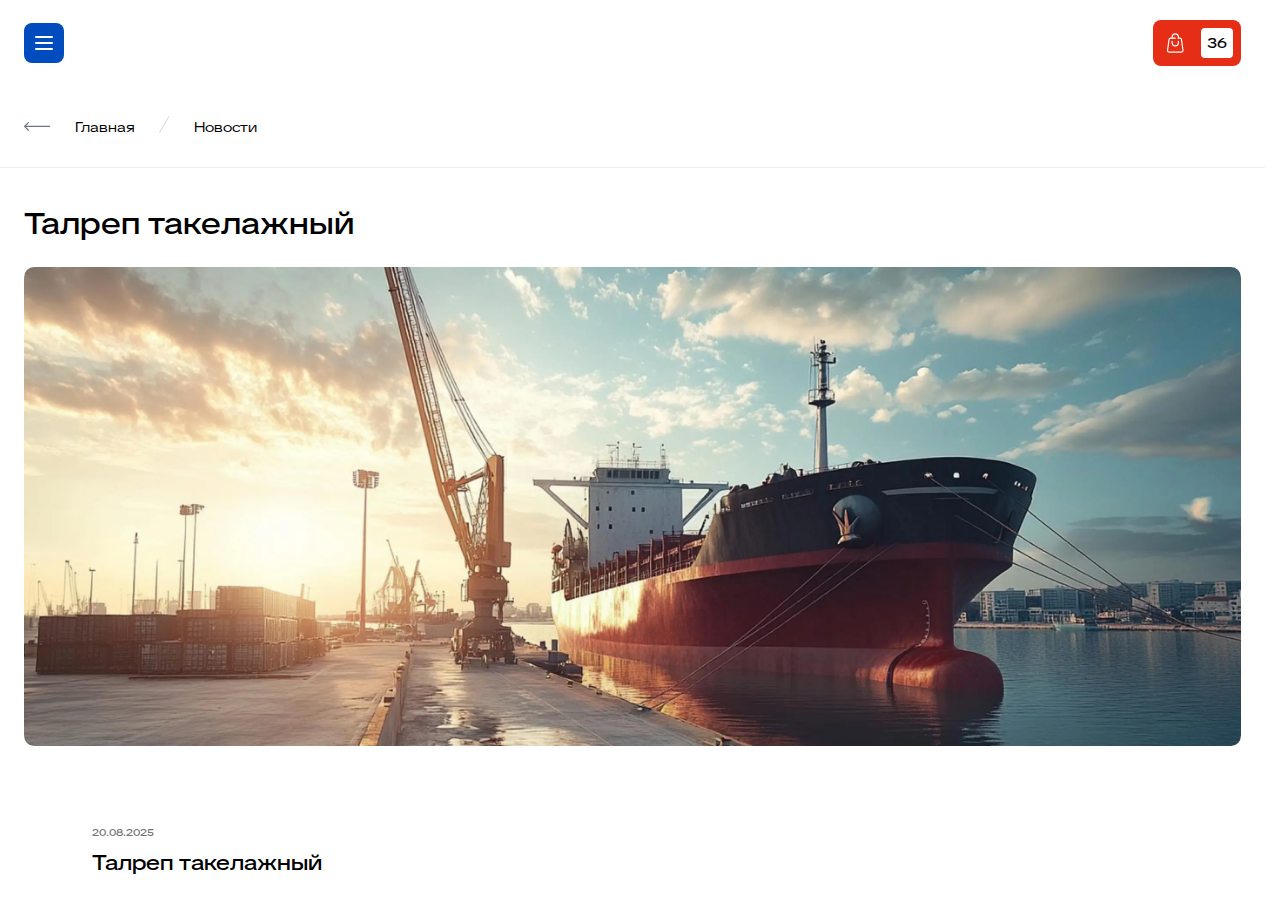
<file: single-news.html>
<!DOCTYPE html>
<html lang="ru">
<head>
	<meta charset="UTF-8">
	<meta http-equiv="X-UA-Compatible" content="IE=edge">
	<meta name="viewport" content="width=device-width, initial-scale=1.0">
	<title>ОРК</title>
	<link rel="stylesheet" href="css/style.min.css">
</head>

<body>
    <aside class="sidebar">
        <a href="/" class="sidebar__logo">
            <img src="images/logo.svg" alt="">
        </a>

        <div class="sidebar__inner">
            <div class="sidebar__body">
                <section class="sidebar__section">
                    <h3 class="sidebar__title">Такелажное оборудование</h3>
    
                    <nav class="sidebar__nav">
                        <ul class="sidebar__list">
                            <li class="sidebar__item">
                                <a href="#" class="sidebar__link">
                                    <span class="sidebar__icon">
                                        <svg width="24" height="24" viewBox="0 0 24 24" fill="none" xmlns="http://www.w3.org/2000/svg">
                                            <path d="M9.95455 19H9.5C8.39543 19 7.5 19.8954 7.5 21C7.5 22.1046 8.39543 23 9.5 23H14.5C15.6046 23 16.5 22.1046 16.5 21C16.5 19.8954 15.6046 19 14.5 19H14.0455" stroke="#6C7481" stroke-width="1.2" stroke-linecap="round"/>
                                            <rect x="4.6" y="16.4" width="8.8" height="14.8" rx="2.4" transform="rotate(-90 4.6 16.4)" stroke="#6C7481" stroke-width="1.2"/>
                                            <path d="M9.95455 5H9.5C8.39543 5 7.5 4.10457 7.5 3C7.5 1.89543 8.39543 1 9.5 1H14.5C15.6046 1 16.5 1.89543 16.5 3C16.5 4.10457 15.6046 5 14.5 5H14.0455" stroke="#6C7481" stroke-width="1.2" stroke-linecap="round"/>
                                            <path d="M7 12H17" stroke="#6C7481" stroke-width="1.2" stroke-linecap="round"/>
                                        </svg>
                                    </span>
                                    <span class="sidebar__text">Вертлюги</span>
                                </a>
                            </li>
                            
                            <li class="sidebar__item">
                                <a href="#" class="sidebar__link">
                                    <span class="sidebar__icon">
                                        <svg width="24" height="24" viewBox="0 0 24 24" fill="none" xmlns="http://www.w3.org/2000/svg">
                                            <path d="M4 22V10C4 5.58172 7.58172 2 12 2C16.4183 2 20 5.58172 20 10V22" stroke="#6C7481" stroke-width="1.2" stroke-linecap="round"/>
                                            <path d="M7 22V10C7 7.23858 9.23858 5 12 5C14.7614 5 17 7.23858 17 10V22" stroke="#6C7481" stroke-width="1.2" stroke-linecap="round"/>
                                            <path d="M1 17H3.5M7 17H15M20.5 17H23" stroke="#6C7481" stroke-width="1.2" stroke-linecap="round"/>
                                            <path d="M4 17H7M4 20H7" stroke="#6C7481" stroke-width="1.2" stroke-linecap="round"/>
                                            <path d="M17 17H20M17 20H20" stroke="#6C7481" stroke-width="1.2" stroke-linecap="round"/>
                                        </svg>
                                    </span>
                                    <span class="sidebar__text">Зажимы канатные</span>
                                </a>
                            </li>
    
                            <li class="sidebar__item">
                                <a href="#" class="sidebar__link">
                                    <span class="sidebar__icon">
                                        <svg width="24" height="24" viewBox="0 0 24 24" fill="none" xmlns="http://www.w3.org/2000/svg">
                                            <path d="M11.6022 22.1017C11.6022 22.1017 18.9767 17.0389 19.1017 9.63306C19.1017 5.4736 15.7441 2.10168 11.6022 2.10168C7.46039 2.10168 4.03257 5.4742 4.10276 9.63306C4.22775 17.0389 11.6022 22.1017 11.6022 22.1017Z" stroke="#6C7481" stroke-width="1.2" stroke-miterlimit="10" stroke-linecap="round" stroke-linejoin="round"/>
                                            <path d="M11.6021 22C11.6021 22 17.01 17.6967 17.1017 11.4017C17.1017 7.86613 14.6394 5 11.6021 5C8.56474 5 6.051 7.86663 6.10248 11.4017C6.19413 17.6967 11.6021 22 11.6021 22Z" stroke="#6C7481" stroke-width="1.2" stroke-miterlimit="10" stroke-linecap="round" stroke-linejoin="round"/>
                                        </svg>
                                    </span>
                                    <span class="sidebar__text">Коуши</span>
                                </a>
                            </li>
                        </ul>
                    </nav>
                </section>
    
                <section class="sidebar__section">
                    <h3 class="sidebar__title">Тросы, канаты, цепи</h3>
    
                    <nav class="sidebar__nav">
                        <ul class="sidebar__list">
                            <li class="sidebar__item">
                                <a href="#" class="sidebar__link">
                                    <span class="sidebar__icon">
                                        <svg width="24" height="24" viewBox="0 0 24 24" fill="none" xmlns="http://www.w3.org/2000/svg">
                                            <path d="M9.95455 19H9.5C8.39543 19 7.5 19.8954 7.5 21C7.5 22.1046 8.39543 23 9.5 23H14.5C15.6046 23 16.5 22.1046 16.5 21C16.5 19.8954 15.6046 19 14.5 19H14.0455" stroke="#6C7481" stroke-width="1.2" stroke-linecap="round"/>
                                            <rect x="4.6" y="16.4" width="8.8" height="14.8" rx="2.4" transform="rotate(-90 4.6 16.4)" stroke="#6C7481" stroke-width="1.2"/>
                                            <path d="M9.95455 5H9.5C8.39543 5 7.5 4.10457 7.5 3C7.5 1.89543 8.39543 1 9.5 1H14.5C15.6046 1 16.5 1.89543 16.5 3C16.5 4.10457 15.6046 5 14.5 5H14.0455" stroke="#6C7481" stroke-width="1.2" stroke-linecap="round"/>
                                            <path d="M7 12H17" stroke="#6C7481" stroke-width="1.2" stroke-linecap="round"/>
                                        </svg>
                                    </span>
                                    <span class="sidebar__text">Вертлюги</span>
                                </a>
                            </li>
                            
                            <li class="sidebar__item">
                                <a href="#" class="sidebar__link">
                                    <span class="sidebar__icon">
                                        <svg width="24" height="24" viewBox="0 0 24 24" fill="none" xmlns="http://www.w3.org/2000/svg">
                                            <path d="M4 22V10C4 5.58172 7.58172 2 12 2C16.4183 2 20 5.58172 20 10V22" stroke="#6C7481" stroke-width="1.2" stroke-linecap="round"/>
                                            <path d="M7 22V10C7 7.23858 9.23858 5 12 5C14.7614 5 17 7.23858 17 10V22" stroke="#6C7481" stroke-width="1.2" stroke-linecap="round"/>
                                            <path d="M1 17H3.5M7 17H15M20.5 17H23" stroke="#6C7481" stroke-width="1.2" stroke-linecap="round"/>
                                            <path d="M4 17H7M4 20H7" stroke="#6C7481" stroke-width="1.2" stroke-linecap="round"/>
                                            <path d="M17 17H20M17 20H20" stroke="#6C7481" stroke-width="1.2" stroke-linecap="round"/>
                                        </svg>
                                    </span>
                                    <span class="sidebar__text">Зажимы канатные</span>
                                </a>
                            </li>
    
                            <li class="sidebar__item">
                                <a href="#" class="sidebar__link">
                                    <span class="sidebar__icon">
                                        <svg width="24" height="24" viewBox="0 0 24 24" fill="none" xmlns="http://www.w3.org/2000/svg">
                                            <path d="M11.6022 22.1017C11.6022 22.1017 18.9767 17.0389 19.1017 9.63306C19.1017 5.4736 15.7441 2.10168 11.6022 2.10168C7.46039 2.10168 4.03257 5.4742 4.10276 9.63306C4.22775 17.0389 11.6022 22.1017 11.6022 22.1017Z" stroke="#6C7481" stroke-width="1.2" stroke-miterlimit="10" stroke-linecap="round" stroke-linejoin="round"/>
                                            <path d="M11.6021 22C11.6021 22 17.01 17.6967 17.1017 11.4017C17.1017 7.86613 14.6394 5 11.6021 5C8.56474 5 6.051 7.86663 6.10248 11.4017C6.19413 17.6967 11.6021 22 11.6021 22Z" stroke="#6C7481" stroke-width="1.2" stroke-miterlimit="10" stroke-linecap="round" stroke-linejoin="round"/>
                                        </svg>
                                    </span>
                                    <span class="sidebar__text">Коуши</span>
                                </a>
                            </li>
                        </ul>
                    </nav>
                </section>

                <section class="sidebar__section">
                    <h3 class="sidebar__title">Грузовые стропы</h3>
    
                    <nav class="sidebar__nav">
                        <ul class="sidebar__list">
                            <li class="sidebar__item">
                                <a href="#" class="sidebar__link">
                                    <span class="sidebar__icon">
                                        <svg width="24" height="24" viewBox="0 0 24 24" fill="none" xmlns="http://www.w3.org/2000/svg">
                                            <path d="M9.95455 19H9.5C8.39543 19 7.5 19.8954 7.5 21C7.5 22.1046 8.39543 23 9.5 23H14.5C15.6046 23 16.5 22.1046 16.5 21C16.5 19.8954 15.6046 19 14.5 19H14.0455" stroke="#6C7481" stroke-width="1.2" stroke-linecap="round"/>
                                            <rect x="4.6" y="16.4" width="8.8" height="14.8" rx="2.4" transform="rotate(-90 4.6 16.4)" stroke="#6C7481" stroke-width="1.2"/>
                                            <path d="M9.95455 5H9.5C8.39543 5 7.5 4.10457 7.5 3C7.5 1.89543 8.39543 1 9.5 1H14.5C15.6046 1 16.5 1.89543 16.5 3C16.5 4.10457 15.6046 5 14.5 5H14.0455" stroke="#6C7481" stroke-width="1.2" stroke-linecap="round"/>
                                            <path d="M7 12H17" stroke="#6C7481" stroke-width="1.2" stroke-linecap="round"/>
                                        </svg>
                                    </span>
                                    <span class="sidebar__text">Вертлюги</span>
                                </a>
                            </li>
                            
                            <li class="sidebar__item">
                                <a href="#" class="sidebar__link">
                                    <span class="sidebar__icon">
                                        <svg width="24" height="24" viewBox="0 0 24 24" fill="none" xmlns="http://www.w3.org/2000/svg">
                                            <path d="M4 22V10C4 5.58172 7.58172 2 12 2C16.4183 2 20 5.58172 20 10V22" stroke="#6C7481" stroke-width="1.2" stroke-linecap="round"/>
                                            <path d="M7 22V10C7 7.23858 9.23858 5 12 5C14.7614 5 17 7.23858 17 10V22" stroke="#6C7481" stroke-width="1.2" stroke-linecap="round"/>
                                            <path d="M1 17H3.5M7 17H15M20.5 17H23" stroke="#6C7481" stroke-width="1.2" stroke-linecap="round"/>
                                            <path d="M4 17H7M4 20H7" stroke="#6C7481" stroke-width="1.2" stroke-linecap="round"/>
                                            <path d="M17 17H20M17 20H20" stroke="#6C7481" stroke-width="1.2" stroke-linecap="round"/>
                                        </svg>
                                    </span>
                                    <span class="sidebar__text">Зажимы канатные</span>
                                </a>
                            </li>
    
                            <li class="sidebar__item">
                                <a href="#" class="sidebar__link">
                                    <span class="sidebar__icon">
                                        <svg width="24" height="24" viewBox="0 0 24 24" fill="none" xmlns="http://www.w3.org/2000/svg">
                                            <path d="M11.6022 22.1017C11.6022 22.1017 18.9767 17.0389 19.1017 9.63306C19.1017 5.4736 15.7441 2.10168 11.6022 2.10168C7.46039 2.10168 4.03257 5.4742 4.10276 9.63306C4.22775 17.0389 11.6022 22.1017 11.6022 22.1017Z" stroke="#6C7481" stroke-width="1.2" stroke-miterlimit="10" stroke-linecap="round" stroke-linejoin="round"/>
                                            <path d="M11.6021 22C11.6021 22 17.01 17.6967 17.1017 11.4017C17.1017 7.86613 14.6394 5 11.6021 5C8.56474 5 6.051 7.86663 6.10248 11.4017C6.19413 17.6967 11.6021 22 11.6021 22Z" stroke="#6C7481" stroke-width="1.2" stroke-miterlimit="10" stroke-linecap="round" stroke-linejoin="round"/>
                                        </svg>
                                    </span>
                                    <span class="sidebar__text">Коуши</span>
                                </a>
                            </li>
                        </ul>
                    </nav>
                </section>

                <section class="sidebar__section">
                    <h3 class="sidebar__title">Грузовые стропы</h3>
    
                    <nav class="sidebar__nav">
                        <ul class="sidebar__list">
                            <li class="sidebar__item">
                                <a href="#" class="sidebar__link">
                                    <span class="sidebar__icon">
                                        <svg width="24" height="24" viewBox="0 0 24 24" fill="none" xmlns="http://www.w3.org/2000/svg">
                                            <path d="M9.95455 19H9.5C8.39543 19 7.5 19.8954 7.5 21C7.5 22.1046 8.39543 23 9.5 23H14.5C15.6046 23 16.5 22.1046 16.5 21C16.5 19.8954 15.6046 19 14.5 19H14.0455" stroke="#6C7481" stroke-width="1.2" stroke-linecap="round"/>
                                            <rect x="4.6" y="16.4" width="8.8" height="14.8" rx="2.4" transform="rotate(-90 4.6 16.4)" stroke="#6C7481" stroke-width="1.2"/>
                                            <path d="M9.95455 5H9.5C8.39543 5 7.5 4.10457 7.5 3C7.5 1.89543 8.39543 1 9.5 1H14.5C15.6046 1 16.5 1.89543 16.5 3C16.5 4.10457 15.6046 5 14.5 5H14.0455" stroke="#6C7481" stroke-width="1.2" stroke-linecap="round"/>
                                            <path d="M7 12H17" stroke="#6C7481" stroke-width="1.2" stroke-linecap="round"/>
                                        </svg>
                                    </span>
                                    <span class="sidebar__text">Вертлюги</span>
                                </a>
                            </li>
                            
                            <li class="sidebar__item">
                                <a href="#" class="sidebar__link">
                                    <span class="sidebar__icon">
                                        <svg width="24" height="24" viewBox="0 0 24 24" fill="none" xmlns="http://www.w3.org/2000/svg">
                                            <path d="M4 22V10C4 5.58172 7.58172 2 12 2C16.4183 2 20 5.58172 20 10V22" stroke="#6C7481" stroke-width="1.2" stroke-linecap="round"/>
                                            <path d="M7 22V10C7 7.23858 9.23858 5 12 5C14.7614 5 17 7.23858 17 10V22" stroke="#6C7481" stroke-width="1.2" stroke-linecap="round"/>
                                            <path d="M1 17H3.5M7 17H15M20.5 17H23" stroke="#6C7481" stroke-width="1.2" stroke-linecap="round"/>
                                            <path d="M4 17H7M4 20H7" stroke="#6C7481" stroke-width="1.2" stroke-linecap="round"/>
                                            <path d="M17 17H20M17 20H20" stroke="#6C7481" stroke-width="1.2" stroke-linecap="round"/>
                                        </svg>
                                    </span>
                                    <span class="sidebar__text">Зажимы канатные</span>
                                </a>
                            </li>
    
                            <li class="sidebar__item">
                                <a href="#" class="sidebar__link">
                                    <span class="sidebar__icon">
                                        <svg width="24" height="24" viewBox="0 0 24 24" fill="none" xmlns="http://www.w3.org/2000/svg">
                                            <path d="M11.6022 22.1017C11.6022 22.1017 18.9767 17.0389 19.1017 9.63306C19.1017 5.4736 15.7441 2.10168 11.6022 2.10168C7.46039 2.10168 4.03257 5.4742 4.10276 9.63306C4.22775 17.0389 11.6022 22.1017 11.6022 22.1017Z" stroke="#6C7481" stroke-width="1.2" stroke-miterlimit="10" stroke-linecap="round" stroke-linejoin="round"/>
                                            <path d="M11.6021 22C11.6021 22 17.01 17.6967 17.1017 11.4017C17.1017 7.86613 14.6394 5 11.6021 5C8.56474 5 6.051 7.86663 6.10248 11.4017C6.19413 17.6967 11.6021 22 11.6021 22Z" stroke="#6C7481" stroke-width="1.2" stroke-miterlimit="10" stroke-linecap="round" stroke-linejoin="round"/>
                                        </svg>
                                    </span>
                                    <span class="sidebar__text">Коуши</span>
                                </a>
                            </li>
                        </ul>
                    </nav>
                </section>

                <section class="sidebar__section">
                    <h3 class="sidebar__title">Грузовые стропы</h3>
    
                    <nav class="sidebar__nav">
                        <ul class="sidebar__list">
                            <li class="sidebar__item">
                                <a href="#" class="sidebar__link">
                                    <span class="sidebar__icon">
                                        <svg width="24" height="24" viewBox="0 0 24 24" fill="none" xmlns="http://www.w3.org/2000/svg">
                                            <path d="M9.95455 19H9.5C8.39543 19 7.5 19.8954 7.5 21C7.5 22.1046 8.39543 23 9.5 23H14.5C15.6046 23 16.5 22.1046 16.5 21C16.5 19.8954 15.6046 19 14.5 19H14.0455" stroke="#6C7481" stroke-width="1.2" stroke-linecap="round"/>
                                            <rect x="4.6" y="16.4" width="8.8" height="14.8" rx="2.4" transform="rotate(-90 4.6 16.4)" stroke="#6C7481" stroke-width="1.2"/>
                                            <path d="M9.95455 5H9.5C8.39543 5 7.5 4.10457 7.5 3C7.5 1.89543 8.39543 1 9.5 1H14.5C15.6046 1 16.5 1.89543 16.5 3C16.5 4.10457 15.6046 5 14.5 5H14.0455" stroke="#6C7481" stroke-width="1.2" stroke-linecap="round"/>
                                            <path d="M7 12H17" stroke="#6C7481" stroke-width="1.2" stroke-linecap="round"/>
                                        </svg>
                                    </span>
                                    <span class="sidebar__text">Вертлюги</span>
                                </a>
                            </li>
                            
                            <li class="sidebar__item">
                                <a href="#" class="sidebar__link">
                                    <span class="sidebar__icon">
                                        <svg width="24" height="24" viewBox="0 0 24 24" fill="none" xmlns="http://www.w3.org/2000/svg">
                                            <path d="M4 22V10C4 5.58172 7.58172 2 12 2C16.4183 2 20 5.58172 20 10V22" stroke="#6C7481" stroke-width="1.2" stroke-linecap="round"/>
                                            <path d="M7 22V10C7 7.23858 9.23858 5 12 5C14.7614 5 17 7.23858 17 10V22" stroke="#6C7481" stroke-width="1.2" stroke-linecap="round"/>
                                            <path d="M1 17H3.5M7 17H15M20.5 17H23" stroke="#6C7481" stroke-width="1.2" stroke-linecap="round"/>
                                            <path d="M4 17H7M4 20H7" stroke="#6C7481" stroke-width="1.2" stroke-linecap="round"/>
                                            <path d="M17 17H20M17 20H20" stroke="#6C7481" stroke-width="1.2" stroke-linecap="round"/>
                                        </svg>
                                    </span>
                                    <span class="sidebar__text">Зажимы канатные</span>
                                </a>
                            </li>
    
                            <li class="sidebar__item">
                                <a href="#" class="sidebar__link">
                                    <span class="sidebar__icon">
                                        <svg width="24" height="24" viewBox="0 0 24 24" fill="none" xmlns="http://www.w3.org/2000/svg">
                                            <path d="M11.6022 22.1017C11.6022 22.1017 18.9767 17.0389 19.1017 9.63306C19.1017 5.4736 15.7441 2.10168 11.6022 2.10168C7.46039 2.10168 4.03257 5.4742 4.10276 9.63306C4.22775 17.0389 11.6022 22.1017 11.6022 22.1017Z" stroke="#6C7481" stroke-width="1.2" stroke-miterlimit="10" stroke-linecap="round" stroke-linejoin="round"/>
                                            <path d="M11.6021 22C11.6021 22 17.01 17.6967 17.1017 11.4017C17.1017 7.86613 14.6394 5 11.6021 5C8.56474 5 6.051 7.86663 6.10248 11.4017C6.19413 17.6967 11.6021 22 11.6021 22Z" stroke="#6C7481" stroke-width="1.2" stroke-miterlimit="10" stroke-linecap="round" stroke-linejoin="round"/>
                                        </svg>
                                    </span>
                                    <span class="sidebar__text">Коуши</span>
                                </a>
                            </li>
                        </ul>
                    </nav>
                </section>
            </div>
        </div>

        <button class="sidebar__btn btn">
            Заявка на консультацию
        </button>
    </aside>

    <div class="app-content">
        <header class="header">
            <div class="container">
                <div class="header__top">
                    <button type="button" class="header__menu-btn"></button>

                    <a href="/" class="header__logo">
                        <img src="images/logo.svg" alt="">
                    </a>
                    
                    <div class="header__location">
                        <div class="header__location-current">
                            Москва
                        </div>

                        <ul class="header__location-list">
                            <li>
                                Санкт-Петербург
                            </li>
                            <li>
                                Волгоград
                            </li>
                        </ul>
                    </div>

                    <a href="tel:+79998110078" class="header__call">
                        +7 (999) 811-00-78
                    </a>

                    <div class="header__email">
                        <span>
                            Отправьте заявку:
                        </span>
                        <a href="mailto:info@orcline.ru">
                            info@orcline.ru
                        </a>
                    </div>

                    <div class="header__btns">
                        <button class="header__btn">
                            Быстрый заказ
                        </button>

                        <button class="header__btn">
                            Заказать звонок
                        </button>

                        <a href="#" class="header__cart">
                            Корзина
                            <span class="header__cart-count">
                                36
                            </span>
                        </a>
                    </div>
                </div>

                <div class="header__nav">
                    <button class="header__search-btn">
                        <svg width="24" height="24" viewBox="0 0 24 24" fill="none" xmlns="http://www.w3.org/2000/svg">
                            <path d="M1.99915 10.0935C1.99915 14.5635 5.62274 18.1871 10.0926 18.1871C14.5625 18.1871 18.1861 14.5635 18.1861 10.0935C18.1861 5.62361 14.5625 2 10.0926 2C5.62274 2 1.99915 5.62361 1.99915 10.0935Z" stroke="#6C7481" stroke-width="1.2" stroke-miterlimit="10" stroke-linecap="round" stroke-linejoin="round" />
                            <path d="M22 22.0174L18.2075 18.2248" stroke="#6C7481" stroke-width="1.2" stroke-miterlimit="10" stroke-linecap="round" stroke-linejoin="round" />
                        </svg>
                    </button>

                    <a href="#" class="header__catalog">
                        Каталог
                    </a>

                    <nav>
                        <ul class="header__menu">
                            <li>
                                <a href="#">
                                    Услуги
                                </a>
                            </li>

                            <li>
                                <a href="#">
                                    Доставка и оплата
                                </a>
                            </li>

                            <li>
                                <a href="#">
                                    О компании
                                </a>
                            </li>

                            <li>
                                <a href="#">
                                    Контакты
                                </a>
                            </li>
                        </ul>
                    </nav>
                </div>
            </div>
        </header>

        <main>
            <div class="breadcrumbs">
                <div class="container">
                    <div class="breadcrumbs__nav">
                        <a href="/">
                            <svg width="27" height="9" viewBox="0 0 27 9" fill="none" xmlns="http://www.w3.org/2000/svg">
                                <path d="M25.6001 5.01838C25.9315 5.01838 26.2001 4.74975 26.2001 4.41838C26.2001 4.08701 25.9315 3.81838 25.6001 3.81838V4.41838V5.01838ZM0.175834 3.99412C-0.058481 4.22843 -0.058481 4.60833 0.175834 4.84264L3.99421 8.66102C4.22852 8.89534 4.60842 8.89534 4.84274 8.66102C5.07705 8.42671 5.07705 8.04681 4.84274 7.81249L1.44863 4.41838L4.84274 1.02427C5.07705 0.789953 5.07705 0.410055 4.84274 0.17574C4.60842 -0.0585747 4.22852 -0.0585747 3.99421 0.17574L0.175834 3.99412ZM25.6001 4.41838V3.81838H0.600098V4.41838V5.01838H25.6001V4.41838Z" fill="#6C7481"/>
                            </svg>
                            Главная
                        </a>

                        <span>
                            <svg width="11" height="17" viewBox="0 0 11 17" fill="none" xmlns="http://www.w3.org/2000/svg">
                                <rect y="16.4874" width="19.0909" height="1" transform="rotate(-59.7261 0 16.4874)" fill="#D1DAE3" />
                            </svg>
                        </span>

                        <p>
                            Новости
                        </p>
                    </div>
                </div>
            </div>

            <section class="news">
                <div class="container">
                    <div class="news__inner">
                        <h1 class="title-section">
                            Талреп такелажный
                        </h1>

                        <img src="images/news.webp" alt="" class="news__img">

                        <div class="news__body">
                            <div class="news__date">
                                20.08.2025
                            </div>

                            <h3 class="news__title">
                                Талреп такелажный 
                            </h3>

                            <div class="news__dscr">
                                <p>
                                    Талрепы — это такелажные устройства, предназначенные для регулировки натяжения тросов, канатов, цепей и растяжек. Конструктивно талреп состоит из центрального корпуса с резьбой и двух наконечников с левой и правой резьбой. При вращении корпуса наконечники одновременно сближаются или расходятся, что позволяет точно изменять натяжение без демонтажа всей системы. Благодаря этому талрепы широко применяются там, где требуется аккуратная и надёжная настройка усилия.
                                </p>

                                <p>
                                    Существует несколько видов талрепов, которые различаются по типу наконечников: крюк–крюк, вилка–вилка, крюк–вилка, кольцо–кольцо и другие комбинации. Выбор зависит от условий эксплуатации и требований к надёжности соединения. Например, вилочные талрепы считаются более безопасными и подходят для постоянных нагрузок, тогда как крюковые удобны для временных или быстроразъёмных соединений. Также талрепы отличаются по размеру, типу резьбы и допустимой нагрузке.
                                </p>

                                <p>
                                    Талрепы применяются в строительстве, судо- и яхтостроении, сценическом и выставочном оборудовании, а также в инженерных и бытовых конструкциях. С их помощью натягивают вантовые системы, мачты, тросовые ограждения, навесы и различные металлические конструкции. В профессиональной среде талрепы ценят за точность регулировки, компактность и возможность длительной эксплуатации под нагрузкой при правильном подборе.
                                </p>

                                <p>
                                    При выборе талрепа важно учитывать материал изготовления и рабочие характеристики. Оцинкованные талрепы подходят для уличных условий, нержавеющие — для влажной и агрессивной среды, а стальные без покрытия чаще используют внутри помещений. Также необходимо соблюдать запас прочности и не превышать допустимую рабочую нагрузку, так как от правильного подбора и установки талрепа напрямую зависит безопасность всей конструкции.
                                </p>
                            </div>
                        </div>
                    </div>
                </div>
            </section>

            <section class="similar-news">
                <div class="container">
                    <div class="similar-news__inner">
                        <h2 class="title-section">
                            Предыдущие новости
                        </h2>

                        <div class="swiper">
                            <div class="similar-news__items swiper-wrapper">
                                <a href="#" class="news-item swiper-slide">
                                    <img src="images/news__item_1.webp" alt="" class="news-item__img">
    
                                    <div class="news-item__body">
                                        <div class="news-item__date">
                                            20.08.2025
                                        </div>
    
                                        <h3 class="news-item__title">
                                            Талреп такелажный 
                                        </h3>
    
                                        <div class="news-item__dscr">
                                            Талреп такелажный М24 DIN1478 (закрытого типа) вилка-вилка. Талреп предназначен для натягивания и надежной фиксации тросов, цепей, кабелей и других элементов такелажа в ответственных узлах.
                                        </div>
                                    </div>
                                </a>

                                <a href="#" class="news-item swiper-slide">
                                    <img src="images/news__item_1.webp" alt="" class="news-item__img">
    
                                    <div class="news-item__body">
                                        <div class="news-item__date">
                                            20.08.2025
                                        </div>
    
                                        <h3 class="news-item__title">
                                            Талреп такелажный 
                                        </h3>
    
                                        <div class="news-item__dscr">
                                            Талреп такелажный М24 DIN1478 (закрытого типа) вилка-вилка. Талреп предназначен для натягивания и надежной фиксации тросов, цепей, кабелей и других элементов такелажа в ответственных узлах.
                                        </div>
                                    </div>
                                </a>

                                <a href="#" class="news-item swiper-slide">
                                    <img src="images/news__item_1.webp" alt="" class="news-item__img">
    
                                    <div class="news-item__body">
                                        <div class="news-item__date">
                                            20.08.2025
                                        </div>
    
                                        <h3 class="news-item__title">
                                            Талреп такелажный 
                                        </h3>
    
                                        <div class="news-item__dscr">
                                            Талреп такелажный М24 DIN1478 (закрытого типа) вилка-вилка. Талреп предназначен для натягивания и надежной фиксации тросов, цепей, кабелей и других элементов такелажа в ответственных узлах.
                                        </div>
                                    </div>
                                </a>
                            </div>

                            <div class="swiper-pagination"></div>
                        </div>
                    </div>
                </div>
            </section>
        </main>

        <footer class="footer">
            <div class="container">
                <div class="footer__inner">
                    <header class="footer__header">
                        <a href="/" class="footer__header-logo">
                            <img src="images/logo-white.svg" alt="">
                        </a>

                        <nav>
                            <ul class="footer__menu">
                                <li>
                                    <a href="#">
                                        Каталог
                                    </a>
                                </li>

                                <li>
                                    <a href="#">
                                        Услуги
                                    </a>
                                </li>

                                <li>
                                    <a href="#">
                                        Доставка и оплата
                                    </a>
                                </li>

                                <li>
                                    <a href="#">
                                        О компании
                                    </a>
                                </li>

                                <li>
                                    <a href="#">
                                        Контакты
                                    </a>
                                </li>
                            </ul>
                        </nav>
                    </header>

                    <div class="footer__contacts">
                        <div class="footer__call-wrapper">
                            <a href="tel:+79998110078" class="footer__call">
                                +7 (999) 811-00-78
                            </a>

                            <button class="footer__call-btn">
                                Заказать звонок
                            </button>
                        </div>

                        <a href="mailto:info@orcline.ru" class="footer__email">
                            info@orcline.ru
                        </a>
                    </div>

                    <div class="footer__info">
                        <div class="footer__address">
                            Склад: 140009, Московская область, г. Люберцы,<br>
                            дачный поселок Красково, Ново-Марусинский проезд, д.8с1
                        </div>

                        <nav>
                            <ul>
                                <li>
                                    <a href="#">
                                        Пользовательское соглашение
                                    </a>
                                </li>
                                <li>
                                    <a href="#">
                                        Политика в отношении обработки персональных данных
                                    </a>
                                </li>
                            </ul>
                        </nav>
                    </div>

                    <div class="footer__bottom">
                        <div class="footer__copyright">
                            <p>
                                © 2026 Открытая региональная компания
                            </p>
                        </div>

                        <div class="footer__mark">
                            <p>
                                Цены на сайте не являются публичной офертой, определяемой положениями ч. 2 ст. 437 Гражданского кодекса Российской Федерации. Конечная стоимость рассчитывается индивидуально, исходя из количества заказываемых товаров, их наличия на наших складах, способа и места доставки.
                            </p>
                        </div>
                    </div>
                </div>
            </div>
        </footer>
    </div>

	<script src="js/swiper-bundle.min.js"></script>
	<script src="js/main.js"></script>
</body>
</html>
</file>
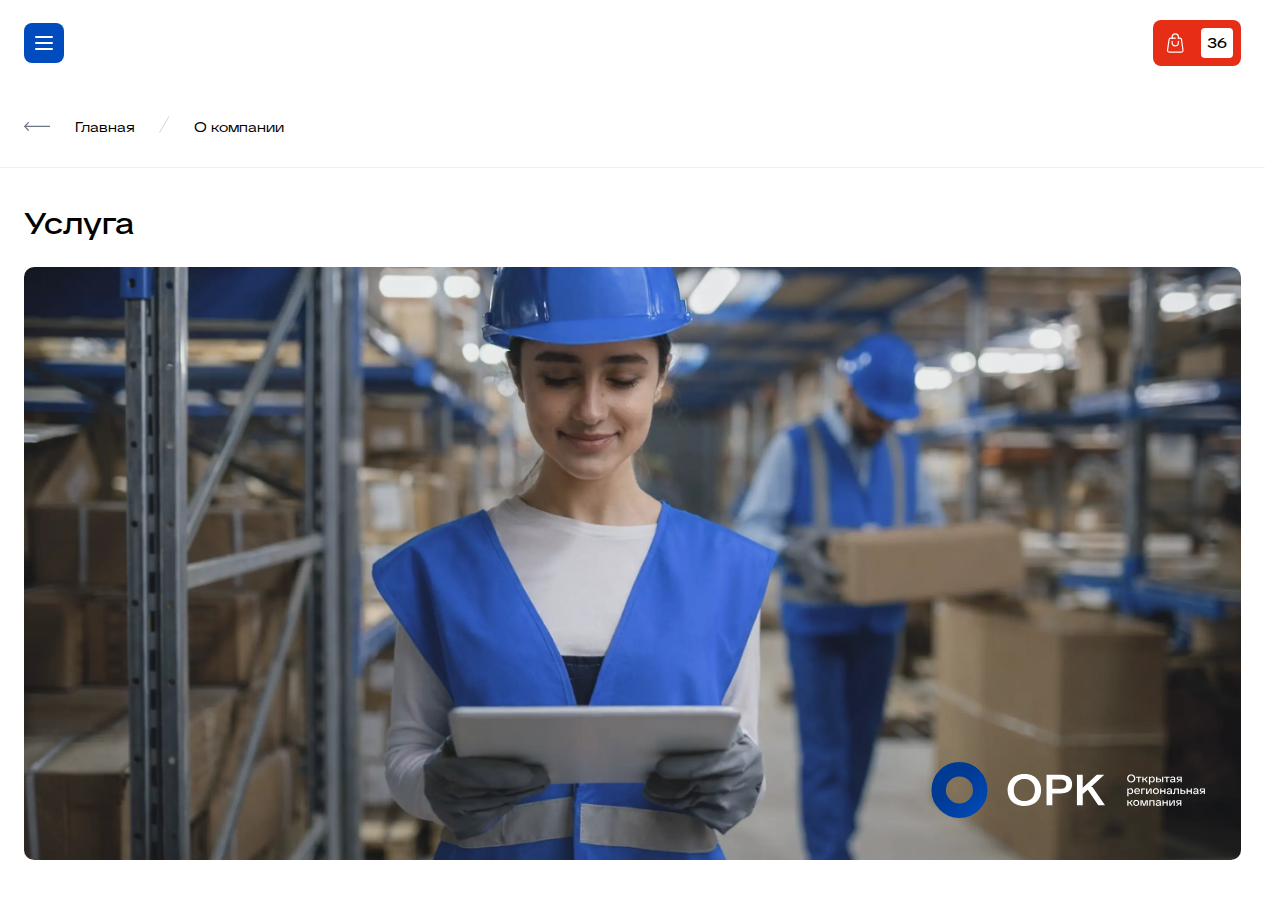
<file: single-services.html>
<!DOCTYPE html>
<html lang="ru">
<head>
	<meta charset="UTF-8">
	<meta http-equiv="X-UA-Compatible" content="IE=edge">
	<meta name="viewport" content="width=device-width, initial-scale=1.0">
	<title>ОРК</title>
	<link rel="stylesheet" href="css/style.min.css">
</head>

<body>
    <aside class="sidebar">
        <a href="/" class="sidebar__logo">
            <img src="images/logo.svg" alt="">
        </a>

        <div class="sidebar__inner">
            <div class="sidebar__body">
                <section class="sidebar__section">
                    <h3 class="sidebar__title">Такелажное оборудование</h3>
    
                    <nav class="sidebar__nav">
                        <ul class="sidebar__list">
                            <li class="sidebar__item">
                                <a href="#" class="sidebar__link">
                                    <span class="sidebar__icon">
                                        <svg width="24" height="24" viewBox="0 0 24 24" fill="none" xmlns="http://www.w3.org/2000/svg">
                                            <path d="M9.95455 19H9.5C8.39543 19 7.5 19.8954 7.5 21C7.5 22.1046 8.39543 23 9.5 23H14.5C15.6046 23 16.5 22.1046 16.5 21C16.5 19.8954 15.6046 19 14.5 19H14.0455" stroke="#6C7481" stroke-width="1.2" stroke-linecap="round"/>
                                            <rect x="4.6" y="16.4" width="8.8" height="14.8" rx="2.4" transform="rotate(-90 4.6 16.4)" stroke="#6C7481" stroke-width="1.2"/>
                                            <path d="M9.95455 5H9.5C8.39543 5 7.5 4.10457 7.5 3C7.5 1.89543 8.39543 1 9.5 1H14.5C15.6046 1 16.5 1.89543 16.5 3C16.5 4.10457 15.6046 5 14.5 5H14.0455" stroke="#6C7481" stroke-width="1.2" stroke-linecap="round"/>
                                            <path d="M7 12H17" stroke="#6C7481" stroke-width="1.2" stroke-linecap="round"/>
                                        </svg>
                                    </span>
                                    <span class="sidebar__text">Вертлюги</span>
                                </a>
                            </li>
                            
                            <li class="sidebar__item">
                                <a href="#" class="sidebar__link">
                                    <span class="sidebar__icon">
                                        <svg width="24" height="24" viewBox="0 0 24 24" fill="none" xmlns="http://www.w3.org/2000/svg">
                                            <path d="M4 22V10C4 5.58172 7.58172 2 12 2C16.4183 2 20 5.58172 20 10V22" stroke="#6C7481" stroke-width="1.2" stroke-linecap="round"/>
                                            <path d="M7 22V10C7 7.23858 9.23858 5 12 5C14.7614 5 17 7.23858 17 10V22" stroke="#6C7481" stroke-width="1.2" stroke-linecap="round"/>
                                            <path d="M1 17H3.5M7 17H15M20.5 17H23" stroke="#6C7481" stroke-width="1.2" stroke-linecap="round"/>
                                            <path d="M4 17H7M4 20H7" stroke="#6C7481" stroke-width="1.2" stroke-linecap="round"/>
                                            <path d="M17 17H20M17 20H20" stroke="#6C7481" stroke-width="1.2" stroke-linecap="round"/>
                                        </svg>
                                    </span>
                                    <span class="sidebar__text">Зажимы канатные</span>
                                </a>
                            </li>
    
                            <li class="sidebar__item">
                                <a href="#" class="sidebar__link">
                                    <span class="sidebar__icon">
                                        <svg width="24" height="24" viewBox="0 0 24 24" fill="none" xmlns="http://www.w3.org/2000/svg">
                                            <path d="M11.6022 22.1017C11.6022 22.1017 18.9767 17.0389 19.1017 9.63306C19.1017 5.4736 15.7441 2.10168 11.6022 2.10168C7.46039 2.10168 4.03257 5.4742 4.10276 9.63306C4.22775 17.0389 11.6022 22.1017 11.6022 22.1017Z" stroke="#6C7481" stroke-width="1.2" stroke-miterlimit="10" stroke-linecap="round" stroke-linejoin="round"/>
                                            <path d="M11.6021 22C11.6021 22 17.01 17.6967 17.1017 11.4017C17.1017 7.86613 14.6394 5 11.6021 5C8.56474 5 6.051 7.86663 6.10248 11.4017C6.19413 17.6967 11.6021 22 11.6021 22Z" stroke="#6C7481" stroke-width="1.2" stroke-miterlimit="10" stroke-linecap="round" stroke-linejoin="round"/>
                                        </svg>
                                    </span>
                                    <span class="sidebar__text">Коуши</span>
                                </a>
                            </li>
                        </ul>
                    </nav>
                </section>
    
                <section class="sidebar__section">
                    <h3 class="sidebar__title">Тросы, канаты, цепи</h3>
    
                    <nav class="sidebar__nav">
                        <ul class="sidebar__list">
                            <li class="sidebar__item">
                                <a href="#" class="sidebar__link">
                                    <span class="sidebar__icon">
                                        <svg width="24" height="24" viewBox="0 0 24 24" fill="none" xmlns="http://www.w3.org/2000/svg">
                                            <path d="M9.95455 19H9.5C8.39543 19 7.5 19.8954 7.5 21C7.5 22.1046 8.39543 23 9.5 23H14.5C15.6046 23 16.5 22.1046 16.5 21C16.5 19.8954 15.6046 19 14.5 19H14.0455" stroke="#6C7481" stroke-width="1.2" stroke-linecap="round"/>
                                            <rect x="4.6" y="16.4" width="8.8" height="14.8" rx="2.4" transform="rotate(-90 4.6 16.4)" stroke="#6C7481" stroke-width="1.2"/>
                                            <path d="M9.95455 5H9.5C8.39543 5 7.5 4.10457 7.5 3C7.5 1.89543 8.39543 1 9.5 1H14.5C15.6046 1 16.5 1.89543 16.5 3C16.5 4.10457 15.6046 5 14.5 5H14.0455" stroke="#6C7481" stroke-width="1.2" stroke-linecap="round"/>
                                            <path d="M7 12H17" stroke="#6C7481" stroke-width="1.2" stroke-linecap="round"/>
                                        </svg>
                                    </span>
                                    <span class="sidebar__text">Вертлюги</span>
                                </a>
                            </li>
                            
                            <li class="sidebar__item">
                                <a href="#" class="sidebar__link">
                                    <span class="sidebar__icon">
                                        <svg width="24" height="24" viewBox="0 0 24 24" fill="none" xmlns="http://www.w3.org/2000/svg">
                                            <path d="M4 22V10C4 5.58172 7.58172 2 12 2C16.4183 2 20 5.58172 20 10V22" stroke="#6C7481" stroke-width="1.2" stroke-linecap="round"/>
                                            <path d="M7 22V10C7 7.23858 9.23858 5 12 5C14.7614 5 17 7.23858 17 10V22" stroke="#6C7481" stroke-width="1.2" stroke-linecap="round"/>
                                            <path d="M1 17H3.5M7 17H15M20.5 17H23" stroke="#6C7481" stroke-width="1.2" stroke-linecap="round"/>
                                            <path d="M4 17H7M4 20H7" stroke="#6C7481" stroke-width="1.2" stroke-linecap="round"/>
                                            <path d="M17 17H20M17 20H20" stroke="#6C7481" stroke-width="1.2" stroke-linecap="round"/>
                                        </svg>
                                    </span>
                                    <span class="sidebar__text">Зажимы канатные</span>
                                </a>
                            </li>
    
                            <li class="sidebar__item">
                                <a href="#" class="sidebar__link">
                                    <span class="sidebar__icon">
                                        <svg width="24" height="24" viewBox="0 0 24 24" fill="none" xmlns="http://www.w3.org/2000/svg">
                                            <path d="M11.6022 22.1017C11.6022 22.1017 18.9767 17.0389 19.1017 9.63306C19.1017 5.4736 15.7441 2.10168 11.6022 2.10168C7.46039 2.10168 4.03257 5.4742 4.10276 9.63306C4.22775 17.0389 11.6022 22.1017 11.6022 22.1017Z" stroke="#6C7481" stroke-width="1.2" stroke-miterlimit="10" stroke-linecap="round" stroke-linejoin="round"/>
                                            <path d="M11.6021 22C11.6021 22 17.01 17.6967 17.1017 11.4017C17.1017 7.86613 14.6394 5 11.6021 5C8.56474 5 6.051 7.86663 6.10248 11.4017C6.19413 17.6967 11.6021 22 11.6021 22Z" stroke="#6C7481" stroke-width="1.2" stroke-miterlimit="10" stroke-linecap="round" stroke-linejoin="round"/>
                                        </svg>
                                    </span>
                                    <span class="sidebar__text">Коуши</span>
                                </a>
                            </li>
                        </ul>
                    </nav>
                </section>

                <section class="sidebar__section">
                    <h3 class="sidebar__title">Грузовые стропы</h3>
    
                    <nav class="sidebar__nav">
                        <ul class="sidebar__list">
                            <li class="sidebar__item">
                                <a href="#" class="sidebar__link">
                                    <span class="sidebar__icon">
                                        <svg width="24" height="24" viewBox="0 0 24 24" fill="none" xmlns="http://www.w3.org/2000/svg">
                                            <path d="M9.95455 19H9.5C8.39543 19 7.5 19.8954 7.5 21C7.5 22.1046 8.39543 23 9.5 23H14.5C15.6046 23 16.5 22.1046 16.5 21C16.5 19.8954 15.6046 19 14.5 19H14.0455" stroke="#6C7481" stroke-width="1.2" stroke-linecap="round"/>
                                            <rect x="4.6" y="16.4" width="8.8" height="14.8" rx="2.4" transform="rotate(-90 4.6 16.4)" stroke="#6C7481" stroke-width="1.2"/>
                                            <path d="M9.95455 5H9.5C8.39543 5 7.5 4.10457 7.5 3C7.5 1.89543 8.39543 1 9.5 1H14.5C15.6046 1 16.5 1.89543 16.5 3C16.5 4.10457 15.6046 5 14.5 5H14.0455" stroke="#6C7481" stroke-width="1.2" stroke-linecap="round"/>
                                            <path d="M7 12H17" stroke="#6C7481" stroke-width="1.2" stroke-linecap="round"/>
                                        </svg>
                                    </span>
                                    <span class="sidebar__text">Вертлюги</span>
                                </a>
                            </li>
                            
                            <li class="sidebar__item">
                                <a href="#" class="sidebar__link">
                                    <span class="sidebar__icon">
                                        <svg width="24" height="24" viewBox="0 0 24 24" fill="none" xmlns="http://www.w3.org/2000/svg">
                                            <path d="M4 22V10C4 5.58172 7.58172 2 12 2C16.4183 2 20 5.58172 20 10V22" stroke="#6C7481" stroke-width="1.2" stroke-linecap="round"/>
                                            <path d="M7 22V10C7 7.23858 9.23858 5 12 5C14.7614 5 17 7.23858 17 10V22" stroke="#6C7481" stroke-width="1.2" stroke-linecap="round"/>
                                            <path d="M1 17H3.5M7 17H15M20.5 17H23" stroke="#6C7481" stroke-width="1.2" stroke-linecap="round"/>
                                            <path d="M4 17H7M4 20H7" stroke="#6C7481" stroke-width="1.2" stroke-linecap="round"/>
                                            <path d="M17 17H20M17 20H20" stroke="#6C7481" stroke-width="1.2" stroke-linecap="round"/>
                                        </svg>
                                    </span>
                                    <span class="sidebar__text">Зажимы канатные</span>
                                </a>
                            </li>
    
                            <li class="sidebar__item">
                                <a href="#" class="sidebar__link">
                                    <span class="sidebar__icon">
                                        <svg width="24" height="24" viewBox="0 0 24 24" fill="none" xmlns="http://www.w3.org/2000/svg">
                                            <path d="M11.6022 22.1017C11.6022 22.1017 18.9767 17.0389 19.1017 9.63306C19.1017 5.4736 15.7441 2.10168 11.6022 2.10168C7.46039 2.10168 4.03257 5.4742 4.10276 9.63306C4.22775 17.0389 11.6022 22.1017 11.6022 22.1017Z" stroke="#6C7481" stroke-width="1.2" stroke-miterlimit="10" stroke-linecap="round" stroke-linejoin="round"/>
                                            <path d="M11.6021 22C11.6021 22 17.01 17.6967 17.1017 11.4017C17.1017 7.86613 14.6394 5 11.6021 5C8.56474 5 6.051 7.86663 6.10248 11.4017C6.19413 17.6967 11.6021 22 11.6021 22Z" stroke="#6C7481" stroke-width="1.2" stroke-miterlimit="10" stroke-linecap="round" stroke-linejoin="round"/>
                                        </svg>
                                    </span>
                                    <span class="sidebar__text">Коуши</span>
                                </a>
                            </li>
                        </ul>
                    </nav>
                </section>

                <section class="sidebar__section">
                    <h3 class="sidebar__title">Грузовые стропы</h3>
    
                    <nav class="sidebar__nav">
                        <ul class="sidebar__list">
                            <li class="sidebar__item">
                                <a href="#" class="sidebar__link">
                                    <span class="sidebar__icon">
                                        <svg width="24" height="24" viewBox="0 0 24 24" fill="none" xmlns="http://www.w3.org/2000/svg">
                                            <path d="M9.95455 19H9.5C8.39543 19 7.5 19.8954 7.5 21C7.5 22.1046 8.39543 23 9.5 23H14.5C15.6046 23 16.5 22.1046 16.5 21C16.5 19.8954 15.6046 19 14.5 19H14.0455" stroke="#6C7481" stroke-width="1.2" stroke-linecap="round"/>
                                            <rect x="4.6" y="16.4" width="8.8" height="14.8" rx="2.4" transform="rotate(-90 4.6 16.4)" stroke="#6C7481" stroke-width="1.2"/>
                                            <path d="M9.95455 5H9.5C8.39543 5 7.5 4.10457 7.5 3C7.5 1.89543 8.39543 1 9.5 1H14.5C15.6046 1 16.5 1.89543 16.5 3C16.5 4.10457 15.6046 5 14.5 5H14.0455" stroke="#6C7481" stroke-width="1.2" stroke-linecap="round"/>
                                            <path d="M7 12H17" stroke="#6C7481" stroke-width="1.2" stroke-linecap="round"/>
                                        </svg>
                                    </span>
                                    <span class="sidebar__text">Вертлюги</span>
                                </a>
                            </li>
                            
                            <li class="sidebar__item">
                                <a href="#" class="sidebar__link">
                                    <span class="sidebar__icon">
                                        <svg width="24" height="24" viewBox="0 0 24 24" fill="none" xmlns="http://www.w3.org/2000/svg">
                                            <path d="M4 22V10C4 5.58172 7.58172 2 12 2C16.4183 2 20 5.58172 20 10V22" stroke="#6C7481" stroke-width="1.2" stroke-linecap="round"/>
                                            <path d="M7 22V10C7 7.23858 9.23858 5 12 5C14.7614 5 17 7.23858 17 10V22" stroke="#6C7481" stroke-width="1.2" stroke-linecap="round"/>
                                            <path d="M1 17H3.5M7 17H15M20.5 17H23" stroke="#6C7481" stroke-width="1.2" stroke-linecap="round"/>
                                            <path d="M4 17H7M4 20H7" stroke="#6C7481" stroke-width="1.2" stroke-linecap="round"/>
                                            <path d="M17 17H20M17 20H20" stroke="#6C7481" stroke-width="1.2" stroke-linecap="round"/>
                                        </svg>
                                    </span>
                                    <span class="sidebar__text">Зажимы канатные</span>
                                </a>
                            </li>
    
                            <li class="sidebar__item">
                                <a href="#" class="sidebar__link">
                                    <span class="sidebar__icon">
                                        <svg width="24" height="24" viewBox="0 0 24 24" fill="none" xmlns="http://www.w3.org/2000/svg">
                                            <path d="M11.6022 22.1017C11.6022 22.1017 18.9767 17.0389 19.1017 9.63306C19.1017 5.4736 15.7441 2.10168 11.6022 2.10168C7.46039 2.10168 4.03257 5.4742 4.10276 9.63306C4.22775 17.0389 11.6022 22.1017 11.6022 22.1017Z" stroke="#6C7481" stroke-width="1.2" stroke-miterlimit="10" stroke-linecap="round" stroke-linejoin="round"/>
                                            <path d="M11.6021 22C11.6021 22 17.01 17.6967 17.1017 11.4017C17.1017 7.86613 14.6394 5 11.6021 5C8.56474 5 6.051 7.86663 6.10248 11.4017C6.19413 17.6967 11.6021 22 11.6021 22Z" stroke="#6C7481" stroke-width="1.2" stroke-miterlimit="10" stroke-linecap="round" stroke-linejoin="round"/>
                                        </svg>
                                    </span>
                                    <span class="sidebar__text">Коуши</span>
                                </a>
                            </li>
                        </ul>
                    </nav>
                </section>

                <section class="sidebar__section">
                    <h3 class="sidebar__title">Грузовые стропы</h3>
    
                    <nav class="sidebar__nav">
                        <ul class="sidebar__list">
                            <li class="sidebar__item">
                                <a href="#" class="sidebar__link">
                                    <span class="sidebar__icon">
                                        <svg width="24" height="24" viewBox="0 0 24 24" fill="none" xmlns="http://www.w3.org/2000/svg">
                                            <path d="M9.95455 19H9.5C8.39543 19 7.5 19.8954 7.5 21C7.5 22.1046 8.39543 23 9.5 23H14.5C15.6046 23 16.5 22.1046 16.5 21C16.5 19.8954 15.6046 19 14.5 19H14.0455" stroke="#6C7481" stroke-width="1.2" stroke-linecap="round"/>
                                            <rect x="4.6" y="16.4" width="8.8" height="14.8" rx="2.4" transform="rotate(-90 4.6 16.4)" stroke="#6C7481" stroke-width="1.2"/>
                                            <path d="M9.95455 5H9.5C8.39543 5 7.5 4.10457 7.5 3C7.5 1.89543 8.39543 1 9.5 1H14.5C15.6046 1 16.5 1.89543 16.5 3C16.5 4.10457 15.6046 5 14.5 5H14.0455" stroke="#6C7481" stroke-width="1.2" stroke-linecap="round"/>
                                            <path d="M7 12H17" stroke="#6C7481" stroke-width="1.2" stroke-linecap="round"/>
                                        </svg>
                                    </span>
                                    <span class="sidebar__text">Вертлюги</span>
                                </a>
                            </li>
                            
                            <li class="sidebar__item">
                                <a href="#" class="sidebar__link">
                                    <span class="sidebar__icon">
                                        <svg width="24" height="24" viewBox="0 0 24 24" fill="none" xmlns="http://www.w3.org/2000/svg">
                                            <path d="M4 22V10C4 5.58172 7.58172 2 12 2C16.4183 2 20 5.58172 20 10V22" stroke="#6C7481" stroke-width="1.2" stroke-linecap="round"/>
                                            <path d="M7 22V10C7 7.23858 9.23858 5 12 5C14.7614 5 17 7.23858 17 10V22" stroke="#6C7481" stroke-width="1.2" stroke-linecap="round"/>
                                            <path d="M1 17H3.5M7 17H15M20.5 17H23" stroke="#6C7481" stroke-width="1.2" stroke-linecap="round"/>
                                            <path d="M4 17H7M4 20H7" stroke="#6C7481" stroke-width="1.2" stroke-linecap="round"/>
                                            <path d="M17 17H20M17 20H20" stroke="#6C7481" stroke-width="1.2" stroke-linecap="round"/>
                                        </svg>
                                    </span>
                                    <span class="sidebar__text">Зажимы канатные</span>
                                </a>
                            </li>
    
                            <li class="sidebar__item">
                                <a href="#" class="sidebar__link">
                                    <span class="sidebar__icon">
                                        <svg width="24" height="24" viewBox="0 0 24 24" fill="none" xmlns="http://www.w3.org/2000/svg">
                                            <path d="M11.6022 22.1017C11.6022 22.1017 18.9767 17.0389 19.1017 9.63306C19.1017 5.4736 15.7441 2.10168 11.6022 2.10168C7.46039 2.10168 4.03257 5.4742 4.10276 9.63306C4.22775 17.0389 11.6022 22.1017 11.6022 22.1017Z" stroke="#6C7481" stroke-width="1.2" stroke-miterlimit="10" stroke-linecap="round" stroke-linejoin="round"/>
                                            <path d="M11.6021 22C11.6021 22 17.01 17.6967 17.1017 11.4017C17.1017 7.86613 14.6394 5 11.6021 5C8.56474 5 6.051 7.86663 6.10248 11.4017C6.19413 17.6967 11.6021 22 11.6021 22Z" stroke="#6C7481" stroke-width="1.2" stroke-miterlimit="10" stroke-linecap="round" stroke-linejoin="round"/>
                                        </svg>
                                    </span>
                                    <span class="sidebar__text">Коуши</span>
                                </a>
                            </li>
                        </ul>
                    </nav>
                </section>
            </div>
        </div>

        <button class="sidebar__btn btn">
            Заявка на консультацию
        </button>
    </aside>

    <div class="app-content">
        <header class="header">
            <div class="container">
                <div class="header__top">
                    <button type="button" class="header__menu-btn"></button>

                    <a href="/" class="header__logo">
                        <img src="images/logo.svg" alt="">
                    </a>
                    
                    <div class="header__location">
                        <div class="header__location-current">
                            Москва
                        </div>

                        <ul class="header__location-list">
                            <li>
                                Санкт-Петербург
                            </li>
                            <li>
                                Волгоград
                            </li>
                        </ul>
                    </div>

                    <a href="tel:+79998110078" class="header__call">
                        +7 (999) 811-00-78
                    </a>

                    <div class="header__email">
                        <span>
                            Отправьте заявку:
                        </span>
                        <a href="mailto:info@orcline.ru">
                            info@orcline.ru
                        </a>
                    </div>

                    <div class="header__btns">
                        <button class="header__btn">
                            Быстрый заказ
                        </button>

                        <button class="header__btn">
                            Заказать звонок
                        </button>

                        <a href="#" class="header__cart">
                            Корзина
                            <span class="header__cart-count">
                                36
                            </span>
                        </a>
                    </div>
                </div>

                <div class="header__nav">
                    <button class="header__search-btn">
                        <svg width="24" height="24" viewBox="0 0 24 24" fill="none" xmlns="http://www.w3.org/2000/svg">
                            <path d="M1.99915 10.0935C1.99915 14.5635 5.62274 18.1871 10.0926 18.1871C14.5625 18.1871 18.1861 14.5635 18.1861 10.0935C18.1861 5.62361 14.5625 2 10.0926 2C5.62274 2 1.99915 5.62361 1.99915 10.0935Z" stroke="#6C7481" stroke-width="1.2" stroke-miterlimit="10" stroke-linecap="round" stroke-linejoin="round" />
                            <path d="M22 22.0174L18.2075 18.2248" stroke="#6C7481" stroke-width="1.2" stroke-miterlimit="10" stroke-linecap="round" stroke-linejoin="round" />
                        </svg>
                    </button>

                    <a href="#" class="header__catalog">
                        Каталог
                    </a>

                    <nav>
                        <ul class="header__menu">
                            <li>
                                <a href="#">
                                    Услуги
                                </a>
                            </li>

                            <li>
                                <a href="#">
                                    Доставка и оплата
                                </a>
                            </li>

                            <li>
                                <a href="#">
                                    О компании
                                </a>
                            </li>

                            <li>
                                <a href="#">
                                    Контакты
                                </a>
                            </li>
                        </ul>
                    </nav>
                </div>
            </div>
        </header>

        <main>
            <div class="breadcrumbs">
                <div class="container">
                    <div class="breadcrumbs__nav">
                        <a href="/">
                            <svg width="27" height="9" viewBox="0 0 27 9" fill="none" xmlns="http://www.w3.org/2000/svg">
                                <path d="M25.6001 5.01838C25.9315 5.01838 26.2001 4.74975 26.2001 4.41838C26.2001 4.08701 25.9315 3.81838 25.6001 3.81838V4.41838V5.01838ZM0.175834 3.99412C-0.058481 4.22843 -0.058481 4.60833 0.175834 4.84264L3.99421 8.66102C4.22852 8.89534 4.60842 8.89534 4.84274 8.66102C5.07705 8.42671 5.07705 8.04681 4.84274 7.81249L1.44863 4.41838L4.84274 1.02427C5.07705 0.789953 5.07705 0.410055 4.84274 0.17574C4.60842 -0.0585747 4.22852 -0.0585747 3.99421 0.17574L0.175834 3.99412ZM25.6001 4.41838V3.81838H0.600098V4.41838V5.01838H25.6001V4.41838Z" fill="#6C7481"/>
                            </svg>
                            Главная
                        </a>

                        <span>
                            <svg width="11" height="17" viewBox="0 0 11 17" fill="none" xmlns="http://www.w3.org/2000/svg">
                                <rect y="16.4874" width="19.0909" height="1" transform="rotate(-59.7261 0 16.4874)" fill="#D1DAE3" />
                            </svg>
                        </span>

                        <p>
                            О компании
                        </p>
                    </div>
                </div>
            </div>

            <section class="services">
                <div class="container">
                    <div class="services__inner">
                        <h1 class="title-section">
                            Услуга
                        </h1>

                        <div class="services__img">
                            <img src="images/services.webp" alt="">
                        </div>

                        <div class="services__body">
                            <p>
                                Талрепы — это такелажные устройства, предназначенные для регулировки натяжения тросов, канатов, цепей и растяжек. Конструктивно талреп состоит из центрального корпуса с резьбой и двух наконечников с левой и правой резьбой. При вращении корпуса наконечники одновременно сближаются или расходятся, что позволяет точно изменять натяжение без демонтажа всей системы. Благодаря этому талрепы широко применяются там, где требуется аккуратная и надёжная настройка усилия.
                            </p>

                            <p>
                                Существует несколько видов талрепов, которые различаются по типу наконечников: крюк–крюк, вилка–вилка, крюк–вилка, кольцо–кольцо и другие комбинации. Выбор зависит от условий эксплуатации и требований к надёжности соединения. Например, вилочные талрепы считаются более безопасными и подходят для постоянных нагрузок, тогда как крюковые удобны для временных или быстроразъёмных соединений. Также талрепы отличаются по размеру, типу резьбы и допустимой нагрузке.
                            </p>

                            <p>
                                Талрепы применяются в строительстве, судо- и яхтостроении, сценическом и выставочном оборудовании, а также в инженерных и бытовых конструкциях. С их помощью натягивают вантовые системы, мачты, тросовые ограждения, навесы и различные металлические конструкции. В профессиональной среде талрепы ценят за точность регулировки, компактность и возможность длительной эксплуатации под нагрузкой при правильном подборе.
                            </p>

                            <p>
                                При выборе талрепа важно учитывать материал изготовления и рабочие характеристики. Оцинкованные талрепы подходят для уличных условий, нержавеющие — для влажной и агрессивной среды, а стальные без покрытия чаще используют внутри помещений. Также необходимо соблюдать запас прочности и не превышать допустимую рабочую нагрузку, так как от правильного подбора и установки талрепа напрямую зависит безопасность всей конструкции.
                            </p>
                        </div>
                    </div>
                </div>
            </section>
        </main>

        <footer class="footer">
            <div class="container">
                <div class="footer__inner">
                    <header class="footer__header">
                        <a href="/" class="footer__header-logo">
                            <img src="images/logo-white.svg" alt="">
                        </a>

                        <nav>
                            <ul class="footer__menu">
                                <li>
                                    <a href="#">
                                        Каталог
                                    </a>
                                </li>

                                <li>
                                    <a href="#">
                                        Услуги
                                    </a>
                                </li>

                                <li>
                                    <a href="#">
                                        Доставка и оплата
                                    </a>
                                </li>

                                <li>
                                    <a href="#">
                                        О компании
                                    </a>
                                </li>

                                <li>
                                    <a href="#">
                                        Контакты
                                    </a>
                                </li>
                            </ul>
                        </nav>
                    </header>

                    <div class="footer__contacts">
                        <div class="footer__call-wrapper">
                            <a href="tel:+79998110078" class="footer__call">
                                +7 (999) 811-00-78
                            </a>

                            <button class="footer__call-btn">
                                Заказать звонок
                            </button>
                        </div>

                        <a href="mailto:info@orcline.ru" class="footer__email">
                            info@orcline.ru
                        </a>
                    </div>

                    <div class="footer__info">
                        <div class="footer__address">
                            Склад: 140009, Московская область, г. Люберцы,<br>
                            дачный поселок Красково, Ново-Марусинский проезд, д.8с1
                        </div>

                        <nav>
                            <ul>
                                <li>
                                    <a href="#">
                                        Пользовательское соглашение
                                    </a>
                                </li>
                                <li>
                                    <a href="#">
                                        Политика в отношении обработки персональных данных
                                    </a>
                                </li>
                            </ul>
                        </nav>
                    </div>

                    <div class="footer__bottom">
                        <div class="footer__copyright">
                            <p>
                                © 2026 Открытая региональная компания
                            </p>
                        </div>

                        <div class="footer__mark">
                            <p>
                                Цены на сайте не являются публичной офертой, определяемой положениями ч. 2 ст. 437 Гражданского кодекса Российской Федерации. Конечная стоимость рассчитывается индивидуально, исходя из количества заказываемых товаров, их наличия на наших складах, способа и места доставки.
                            </p>
                        </div>
                    </div>
                </div>
            </div>
        </footer>
    </div>

	<script src="js/swiper-bundle.min.js"></script>
	<script src="js/main.js"></script>
</body>
</html>
</file>
<file: css/style.min.css>
:root{--primary: #004CBE;--primary-dark: #003E9B;--red: #E62D15;--red-dark: #C4210D;--black: #000000;--white: #FFFFFF;--dark: #383838;--bg-gray: #EDF1F5;--bg-gray-dark: #D5DEE6;--spacing24: 24px}@media(max-width: 600px){:root{--spacing24: 20px}}*{margin:0;padding:0;border:0}*,*:before,*:after{-moz-box-sizing:border-box;-webkit-box-sizing:border-box}:focus,:active{outline:none}a:focus,a:active{outline:none}nav,footer,header,aside{display:block}html,body{height:100%;width:100%}input,button,textarea{font-family:inherit;font-size:inherit}input::-ms-clear{display:none}input::-webkit-outer-spin-button,input::-webkit-inner-spin-button{-webkit-appearance:none;appearance:none;margin:0}button{cursor:pointer;color:inherit}button::-moz-focus-inner{padding:0;border:0}a,a:visited{text-decoration:none}a:hover{-webkit-text-decoration:0;text-decoration:0}ul li{list-style:none}ol li{list-style:none}img{width:100%;-o-object-fit:cover;object-fit:cover}h1,h2,h3,h4,h5,h6{font-size:inherit;font-weight:400}button{font-family:inherit;background-color:rgba(0,0,0,0);cursor:pointer}span{display:inline-block}a{display:inline-block;color:inherit;font-family:inherit}:root{--swiper-theme-color:#007aff}:host{display:block;margin-left:auto;margin-right:auto;position:relative;z-index:1}.swiper{display:block;list-style:none;margin-left:auto;margin-right:auto;overflow:hidden;padding:0;position:relative;z-index:1}.swiper-vertical>.swiper-wrapper{-webkit-box-orient:vertical;-webkit-box-direction:normal;-ms-flex-direction:column;flex-direction:column}.swiper-wrapper{-webkit-box-sizing:initial;box-sizing:initial;display:-webkit-box;display:-ms-flexbox;display:flex;height:100%;position:relative;-webkit-transition-property:-webkit-transform;transition-property:-webkit-transform;transition-property:transform;transition-property:transform, -webkit-transform;-webkit-transition-timing-function:var(--swiper-wrapper-transition-timing-function, initial);transition-timing-function:var(--swiper-wrapper-transition-timing-function, initial);width:100%;z-index:1}.swiper-android .swiper-slide,.swiper-ios .swiper-slide,.swiper-wrapper{-webkit-transform:translateZ(0);transform:translateZ(0)}.swiper-horizontal{-ms-touch-action:pan-y;touch-action:pan-y}.swiper-vertical{-ms-touch-action:pan-x;touch-action:pan-x}.swiper-slide{display:block;-ms-flex-negative:0;flex-shrink:0;height:100%;position:relative;-webkit-transition-property:-webkit-transform;transition-property:-webkit-transform;transition-property:transform;transition-property:transform, -webkit-transform;width:100%}.swiper-slide-invisible-blank{visibility:hidden}.swiper-autoheight,.swiper-autoheight .swiper-slide{height:auto}.swiper-autoheight .swiper-wrapper{-webkit-box-align:start;-ms-flex-align:start;align-items:flex-start;-webkit-transition-property:height,-webkit-transform;transition-property:height,-webkit-transform;transition-property:transform,height;transition-property:transform,height,-webkit-transform}.swiper-backface-hidden .swiper-slide{-webkit-backface-visibility:hidden;backface-visibility:hidden;-webkit-transform:translateZ(0);transform:translateZ(0)}.swiper-3d.swiper-css-mode .swiper-wrapper{-webkit-perspective:1200px;perspective:1200px}.swiper-3d .swiper-wrapper{-webkit-transform-style:preserve-3d;transform-style:preserve-3d}.swiper-3d{-webkit-perspective:1200px;perspective:1200px;.swiper-cube-shadow,.swiper-slide{-webkit-transform-style:preserve-3d;transform-style:preserve-3d}}.swiper-css-mode{>.swiper-wrapper{overflow:auto;scrollbar-width:none;-ms-overflow-style:none;&::-webkit-scrollbar{display:none}}>.swiper-wrapper>.swiper-slide{scroll-snap-align:start start}&.swiper-horizontal{>.swiper-wrapper{-ms-scroll-snap-type:x mandatory;scroll-snap-type:x mandatory}}&.swiper-vertical{>.swiper-wrapper{-ms-scroll-snap-type:y mandatory;scroll-snap-type:y mandatory}}&.swiper-free-mode{>.swiper-wrapper{-ms-scroll-snap-type:none;scroll-snap-type:none}>.swiper-wrapper>.swiper-slide{scroll-snap-align:none}}&.swiper-centered{>.swiper-wrapper:before{content:"";-ms-flex-negative:0;flex-shrink:0;-webkit-box-ordinal-group:10000;-ms-flex-order:9999;order:9999}>.swiper-wrapper>.swiper-slide{scroll-snap-align:center center;scroll-snap-stop:always}}&.swiper-centered.swiper-horizontal{>.swiper-wrapper>.swiper-slide:first-child{-webkit-margin-start:var(--swiper-centered-offset-before);margin-inline-start:var(--swiper-centered-offset-before)}>.swiper-wrapper:before{height:100%;min-height:1px;width:var(--swiper-centered-offset-after)}}&.swiper-centered.swiper-vertical{>.swiper-wrapper>.swiper-slide:first-child{-webkit-margin-before:var(--swiper-centered-offset-before);margin-block-start:var(--swiper-centered-offset-before)}>.swiper-wrapper:before{height:var(--swiper-centered-offset-after);min-width:1px;width:100%}}}.swiper-3d{.swiper-slide-shadow,.swiper-slide-shadow-bottom,.swiper-slide-shadow-left,.swiper-slide-shadow-right,.swiper-slide-shadow-top{height:100%;left:0;pointer-events:none;position:absolute;top:0;width:100%;z-index:10}.swiper-slide-shadow{background:rgba(0,0,0,.1490196078)}.swiper-slide-shadow-left{background-image:-webkit-gradient(linear, right top, left top, from(rgba(0, 0, 0, 0.5019607843)), to(rgba(0, 0, 0, 0)));background-image:linear-gradient(270deg, rgba(0, 0, 0, 0.5019607843), rgba(0, 0, 0, 0))}.swiper-slide-shadow-right{background-image:-webkit-gradient(linear, left top, right top, from(rgba(0, 0, 0, 0.5019607843)), to(rgba(0, 0, 0, 0)));background-image:linear-gradient(90deg, rgba(0, 0, 0, 0.5019607843), rgba(0, 0, 0, 0))}.swiper-slide-shadow-top{background-image:-webkit-gradient(linear, left bottom, left top, from(rgba(0, 0, 0, 0.5019607843)), to(rgba(0, 0, 0, 0)));background-image:linear-gradient(0deg, rgba(0, 0, 0, 0.5019607843), rgba(0, 0, 0, 0))}.swiper-slide-shadow-bottom{background-image:-webkit-gradient(linear, left top, left bottom, from(rgba(0, 0, 0, 0.5019607843)), to(rgba(0, 0, 0, 0)));background-image:linear-gradient(180deg, rgba(0, 0, 0, 0.5019607843), rgba(0, 0, 0, 0))}}.swiper-lazy-preloader{border:4px solid var(--swiper-preloader-color, var(--swiper-theme-color));border-radius:50%;border-top:4px solid rgba(0,0,0,0);-webkit-box-sizing:border-box;box-sizing:border-box;height:42px;left:50%;margin-left:-21px;margin-top:-21px;position:absolute;top:50%;-webkit-transform-origin:50%;-ms-transform-origin:50%;transform-origin:50%;width:42px;z-index:10}.swiper-watch-progress .swiper-slide-visible,.swiper:not(.swiper-watch-progress){.swiper-lazy-preloader{-webkit-animation:swiper-preloader-spin 1s linear infinite;animation:swiper-preloader-spin 1s linear infinite}}.swiper-lazy-preloader-white{--swiper-preloader-color:#fff}.swiper-lazy-preloader-black{--swiper-preloader-color:#000}@-webkit-keyframes swiper-preloader-spin{0%{-webkit-transform:rotate(0deg);transform:rotate(0deg)}to{-webkit-transform:rotate(1turn);transform:rotate(1turn)}}@keyframes swiper-preloader-spin{0%{-webkit-transform:rotate(0deg);transform:rotate(0deg)}to{-webkit-transform:rotate(1turn);transform:rotate(1turn)}}.swiper-virtual .swiper-slide{-webkit-backface-visibility:hidden;-webkit-transform:translateZ(0);transform:translateZ(0)}.swiper-virtual.swiper-css-mode{.swiper-wrapper:after{content:"";left:0;pointer-events:none;position:absolute;top:0}}.swiper-virtual.swiper-css-mode.swiper-horizontal{.swiper-wrapper:after{height:1px;width:var(--swiper-virtual-size)}}.swiper-virtual.swiper-css-mode.swiper-vertical{.swiper-wrapper:after{height:var(--swiper-virtual-size);width:1px}}:root{--swiper-navigation-size:44px}.swiper-button-next,.swiper-button-prev{-webkit-box-align:center;-ms-flex-align:center;align-items:center;color:var(--swiper-navigation-color, var(--swiper-theme-color));cursor:pointer;display:-webkit-box;display:-ms-flexbox;display:flex;height:var(--swiper-navigation-size);-webkit-box-pack:center;-ms-flex-pack:center;justify-content:center;position:absolute;width:var(--swiper-navigation-size);z-index:10;&.swiper-button-disabled{cursor:auto;opacity:.35;pointer-events:none}&.swiper-button-hidden{cursor:auto;opacity:0;pointer-events:none}.swiper-navigation-disabled &{display:none !important}svg{height:100%;-o-object-fit:contain;object-fit:contain;-webkit-transform-origin:center;-ms-transform-origin:center;transform-origin:center;width:100%;fill:currentColor;pointer-events:none}}.swiper-button-lock{display:none}.swiper-button-next,.swiper-button-prev{margin-top:calc(0px - var(--swiper-navigation-size)/2);top:var(--swiper-navigation-top-offset, 50%)}.swiper-button-prev{left:var(--swiper-navigation-sides-offset, 4px);right:auto;.swiper-navigation-icon{-webkit-transform:rotate(180deg);-ms-transform:rotate(180deg);transform:rotate(180deg)}}.swiper-button-next{left:auto;right:var(--swiper-navigation-sides-offset, 4px)}.swiper-horizontal{.swiper-button-next,.swiper-button-prev,~.swiper-button-next,~.swiper-button-prev{margin-left:0;margin-top:calc(0px - var(--swiper-navigation-size)/2);top:var(--swiper-navigation-top-offset, 50%)}&.swiper-rtl .swiper-button-next,&.swiper-rtl~.swiper-button-next,&~.swiper-button-prev,.swiper-button-prev{left:var(--swiper-navigation-sides-offset, 4px);right:auto}&.swiper-rtl .swiper-button-prev,&.swiper-rtl~.swiper-button-prev,&~.swiper-button-next,.swiper-button-next{left:auto;right:var(--swiper-navigation-sides-offset, 4px)}&.swiper-rtl .swiper-button-next,&.swiper-rtl~.swiper-button-next,&~.swiper-button-prev,.swiper-button-prev{.swiper-navigation-icon{-webkit-transform:rotate(180deg);-ms-transform:rotate(180deg);transform:rotate(180deg)}}&.swiper-rtl .swiper-button-prev,&.swiper-rtl~.swiper-button-prev{.swiper-navigation-icon{-webkit-transform:rotate(0deg);-ms-transform:rotate(0deg);transform:rotate(0deg)}}}.swiper-vertical{.swiper-button-next,.swiper-button-prev,~.swiper-button-next,~.swiper-button-prev{left:var(--swiper-navigation-top-offset, 50%);margin-left:calc(0px - var(--swiper-navigation-size)/2);margin-top:0;right:auto}.swiper-button-prev,~.swiper-button-prev{bottom:auto;top:var(--swiper-navigation-sides-offset, 4px);.swiper-navigation-icon{-webkit-transform:rotate(-90deg);-ms-transform:rotate(-90deg);transform:rotate(-90deg)}}.swiper-button-next,~.swiper-button-next{bottom:var(--swiper-navigation-sides-offset, 4px);top:auto;.swiper-navigation-icon{-webkit-transform:rotate(90deg);-ms-transform:rotate(90deg);transform:rotate(90deg)}}}.swiper-pagination{position:absolute;text-align:center;-webkit-transform:translateZ(0);transform:translateZ(0);-webkit-transition:opacity .3s;transition:opacity .3s;z-index:10;&.swiper-pagination-hidden{opacity:0}&.swiper-pagination-disabled,.swiper-pagination-disabled>&{display:none !important}}.swiper-horizontal>.swiper-pagination-bullets,.swiper-pagination-bullets.swiper-pagination-horizontal,.swiper-pagination-custom,.swiper-pagination-fraction{bottom:var(--swiper-pagination-bottom, 8px);left:0;top:var(--swiper-pagination-top, auto);width:100%}.swiper-pagination-bullets-dynamic{font-size:0;overflow:hidden;.swiper-pagination-bullet{position:relative;-webkit-transform:scale(0.33);-ms-transform:scale(0.33);transform:scale(0.33)}.swiper-pagination-bullet-active,.swiper-pagination-bullet-active-main{-webkit-transform:scale(1);-ms-transform:scale(1);transform:scale(1)}.swiper-pagination-bullet-active-prev{-webkit-transform:scale(0.66);-ms-transform:scale(0.66);transform:scale(0.66)}.swiper-pagination-bullet-active-prev-prev{-webkit-transform:scale(0.33);-ms-transform:scale(0.33);transform:scale(0.33)}.swiper-pagination-bullet-active-next{-webkit-transform:scale(0.66);-ms-transform:scale(0.66);transform:scale(0.66)}.swiper-pagination-bullet-active-next-next{-webkit-transform:scale(0.33);-ms-transform:scale(0.33);transform:scale(0.33)}}.swiper-pagination-bullet{background:var(--swiper-pagination-bullet-inactive-color, #000);border-radius:var(--swiper-pagination-bullet-border-radius, 50%);display:inline-block;height:var(--swiper-pagination-bullet-height, var(--swiper-pagination-bullet-size, 8px));opacity:var(--swiper-pagination-bullet-inactive-opacity, 0.2);width:var(--swiper-pagination-bullet-width, var(--swiper-pagination-bullet-size, 8px));button&{-webkit-appearance:none;-moz-appearance:none;appearance:none;border:none;-webkit-box-shadow:none;box-shadow:none;margin:0;padding:0}.swiper-pagination-clickable &{cursor:pointer}&:only-child{display:none !important}}.swiper-pagination-bullet-active{background:var(--swiper-pagination-color, var(--swiper-theme-color));opacity:var(--swiper-pagination-bullet-opacity, 1)}.swiper-pagination-vertical.swiper-pagination-bullets,.swiper-vertical>.swiper-pagination-bullets{left:var(--swiper-pagination-left, auto);right:var(--swiper-pagination-right, 8px);top:50%;-webkit-transform:translate3d(0, -50%, 0);transform:translate3d(0, -50%, 0);.swiper-pagination-bullet{display:block;margin:var(--swiper-pagination-bullet-vertical-gap, 6px) 0}&.swiper-pagination-bullets-dynamic{top:50%;-webkit-transform:translateY(-50%);-ms-transform:translateY(-50%);transform:translateY(-50%);width:8px;.swiper-pagination-bullet{display:inline-block;-webkit-transition:top .2s,-webkit-transform .2s;transition:top .2s,-webkit-transform .2s;transition:transform .2s,top .2s;transition:transform .2s,top .2s,-webkit-transform .2s}}}.swiper-horizontal>.swiper-pagination-bullets,.swiper-pagination-horizontal.swiper-pagination-bullets{.swiper-pagination-bullet{margin:0 var(--swiper-pagination-bullet-horizontal-gap, 4px)}&.swiper-pagination-bullets-dynamic{left:50%;-webkit-transform:translateX(-50%);-ms-transform:translateX(-50%);transform:translateX(-50%);white-space:nowrap;.swiper-pagination-bullet{-webkit-transition:left .2s,-webkit-transform .2s;transition:left .2s,-webkit-transform .2s;transition:transform .2s,left .2s;transition:transform .2s,left .2s,-webkit-transform .2s}}}.swiper-horizontal.swiper-rtl>.swiper-pagination-bullets-dynamic .swiper-pagination-bullet{-webkit-transition:right .2s,-webkit-transform .2s;transition:right .2s,-webkit-transform .2s;transition:transform .2s,right .2s;transition:transform .2s,right .2s,-webkit-transform .2s}.swiper-pagination-fraction{color:var(--swiper-pagination-fraction-color, inherit)}.swiper-pagination-progressbar{background:var(--swiper-pagination-progressbar-bg-color, rgba(0, 0, 0, 0.2509803922));position:absolute;.swiper-pagination-progressbar-fill{background:var(--swiper-pagination-color, var(--swiper-theme-color));height:100%;left:0;position:absolute;top:0;-webkit-transform:scale(0);-ms-transform:scale(0);transform:scale(0);-webkit-transform-origin:left top;-ms-transform-origin:left top;transform-origin:left top;width:100%}.swiper-rtl & .swiper-pagination-progressbar-fill{-webkit-transform-origin:right top;-ms-transform-origin:right top;transform-origin:right top}&.swiper-pagination-horizontal,&.swiper-pagination-vertical.swiper-pagination-progressbar-opposite,.swiper-horizontal>&,.swiper-vertical>&.swiper-pagination-progressbar-opposite{height:var(--swiper-pagination-progressbar-size, 4px);left:0;top:0;width:100%}&.swiper-pagination-horizontal.swiper-pagination-progressbar-opposite,&.swiper-pagination-vertical,.swiper-horizontal>&.swiper-pagination-progressbar-opposite,.swiper-vertical>&{height:100%;left:0;top:0;width:var(--swiper-pagination-progressbar-size, 4px)}}.swiper-pagination-lock{display:none}.swiper-scrollbar{background:var(--swiper-scrollbar-bg-color, rgba(0, 0, 0, 0.1019607843));border-radius:var(--swiper-scrollbar-border-radius, 10px);position:relative;-ms-touch-action:none;touch-action:none;&.swiper-scrollbar-disabled,.swiper-scrollbar-disabled>&{display:none !important}&.swiper-scrollbar-horizontal,.swiper-horizontal>&{bottom:var(--swiper-scrollbar-bottom, 4px);height:var(--swiper-scrollbar-size, 4px);left:var(--swiper-scrollbar-sides-offset, 1%);position:absolute;top:var(--swiper-scrollbar-top, auto);width:calc(100% - var(--swiper-scrollbar-sides-offset, 1%)*2);z-index:50}&.swiper-scrollbar-vertical,.swiper-vertical>&{height:calc(100% - var(--swiper-scrollbar-sides-offset, 1%)*2);left:var(--swiper-scrollbar-left, auto);position:absolute;right:var(--swiper-scrollbar-right, 4px);top:var(--swiper-scrollbar-sides-offset, 1%);width:var(--swiper-scrollbar-size, 4px);z-index:50}}.swiper-scrollbar-drag{background:var(--swiper-scrollbar-drag-bg-color, rgba(0, 0, 0, 0.5019607843));border-radius:var(--swiper-scrollbar-border-radius, 10px);height:100%;left:0;position:relative;top:0;width:100%}.swiper-scrollbar-cursor-drag{cursor:move}.swiper-scrollbar-lock{display:none}.swiper-zoom-container{-webkit-box-align:center;-ms-flex-align:center;align-items:center;display:-webkit-box;display:-ms-flexbox;display:flex;height:100%;-webkit-box-pack:center;-ms-flex-pack:center;justify-content:center;text-align:center;width:100%;>canvas,>img,>svg{max-height:100%;max-width:100%;-o-object-fit:contain;object-fit:contain}}.swiper-slide-zoomed{cursor:move;-ms-touch-action:none;touch-action:none}.swiper .swiper-notification{left:0;opacity:0;pointer-events:none;position:absolute;top:0;z-index:-1000}.swiper-free-mode>.swiper-wrapper{margin:0 auto;-webkit-transition-timing-function:ease-out;transition-timing-function:ease-out}.swiper-grid>.swiper-wrapper{-ms-flex-wrap:wrap;flex-wrap:wrap}.swiper-grid-column>.swiper-wrapper{-webkit-box-orient:vertical;-webkit-box-direction:normal;-ms-flex-direction:column;flex-direction:column;-ms-flex-wrap:wrap;flex-wrap:wrap}.swiper-fade{&.swiper-free-mode{.swiper-slide{-webkit-transition-timing-function:ease-out;transition-timing-function:ease-out}}.swiper-slide{pointer-events:none;-webkit-transition-property:opacity;transition-property:opacity;.swiper-slide{pointer-events:none}}.swiper-slide-active{pointer-events:auto;& .swiper-slide-active{pointer-events:auto}}}.swiper.swiper-cube{overflow:visible}.swiper-cube{.swiper-slide{-webkit-backface-visibility:hidden;backface-visibility:hidden;height:100%;pointer-events:none;-webkit-transform-origin:0 0;-ms-transform-origin:0 0;transform-origin:0 0;visibility:hidden;width:100%;z-index:1;.swiper-slide{pointer-events:none}}&.swiper-rtl .swiper-slide{-webkit-transform-origin:100% 0;-ms-transform-origin:100% 0;transform-origin:100% 0}.swiper-slide-active{&,& .swiper-slide-active{pointer-events:auto}}.swiper-slide-active,.swiper-slide-next,.swiper-slide-prev{pointer-events:auto;visibility:visible}.swiper-cube-shadow{bottom:0;height:100%;left:0;opacity:.6;position:absolute;width:100%;z-index:0;&:before{background:#000;bottom:0;content:"";-webkit-filter:blur(50px);filter:blur(50px);left:0;position:absolute;right:0;top:0}}}.swiper-cube{.swiper-slide-next+.swiper-slide{pointer-events:auto;visibility:visible}}.swiper-cube{.swiper-slide-shadow-cube.swiper-slide-shadow-bottom,.swiper-slide-shadow-cube.swiper-slide-shadow-left,.swiper-slide-shadow-cube.swiper-slide-shadow-right,.swiper-slide-shadow-cube.swiper-slide-shadow-top{-webkit-backface-visibility:hidden;backface-visibility:hidden;z-index:0}}.swiper.swiper-flip{overflow:visible}.swiper-flip{.swiper-slide{-webkit-backface-visibility:hidden;backface-visibility:hidden;pointer-events:none;z-index:1;.swiper-slide{pointer-events:none}}.swiper-slide-active{&,& .swiper-slide-active{pointer-events:auto}}}.swiper-flip{.swiper-slide-shadow-flip.swiper-slide-shadow-bottom,.swiper-slide-shadow-flip.swiper-slide-shadow-left,.swiper-slide-shadow-flip.swiper-slide-shadow-right,.swiper-slide-shadow-flip.swiper-slide-shadow-top{-webkit-backface-visibility:hidden;backface-visibility:hidden;z-index:0}}.swiper-creative{.swiper-slide{-webkit-backface-visibility:hidden;backface-visibility:hidden;overflow:hidden;-webkit-transition-property:opacity,height,-webkit-transform;transition-property:opacity,height,-webkit-transform;transition-property:transform,opacity,height;transition-property:transform,opacity,height,-webkit-transform}}.swiper.swiper-cards{overflow:visible}.swiper-cards{.swiper-slide{-webkit-backface-visibility:hidden;backface-visibility:hidden;overflow:hidden;-webkit-transform-origin:center bottom;-ms-transform-origin:center bottom;transform-origin:center bottom}}@font-face{font-family:"TikTok Sans";src:url("../fonts/TikTok Sans/TikTokSans_24pt_Expanded-Regular.ttf");font-weight:400;font-style:normal;font-display:swap}@font-face{font-family:"TikTok Sans";src:url("../fonts/TikTok Sans/TikTokSans_24pt_Expanded-Medium.woff2");font-weight:500;font-style:normal;font-display:swap}@font-face{font-family:"TikTok Sans";src:url("../fonts/TikTok Sans/TikTokSans_24pt_Expanded-SemiBold.woff2");font-weight:600;font-style:normal;font-display:swap}body{display:-webkit-box;display:-ms-flexbox;display:flex;height:100%;font-family:"TikTok Sans";font-size:14px}body.popup-open{overflow:hidden}html{scrollbar-gutter:stable;scroll-behavior:smooth}@media(max-width: 1000px){html{scrollbar-gutter:auto}}.app-content{overflow-y:auto;width:calc(100% - 470px);height:100%;min-height:100%;display:-webkit-box;display:-ms-flexbox;display:flex;-webkit-box-orient:vertical;-webkit-box-direction:normal;-ms-flex-direction:column;flex-direction:column;position:relative}.app-content::-webkit-scrollbar{width:5px;background:rgba(0,0,0,0)}.app-content::-webkit-scrollbar-thumb{background:#6c7481;border-radius:27px}@media(max-width: 1900px){.app-content{width:calc(100% - 350px)}}@media(max-width: 1600px){.app-content{width:calc(100% - 320px)}}@media(max-width: 1400px){.app-content{width:100%}}main{-webkit-box-flex:1;-ms-flex:1 1 auto;flex:1 1 auto}.container{width:100%;padding:0 var(--spacing24)}@media(max-width: 600px){.container{padding:0 20px}}.header{padding-top:30px;-ms-flex-negative:0;flex-shrink:0}@media(max-width: 1600px){.header{padding-top:20px}}@media(max-width: 1400px){.header{padding:20px 0}}@media(max-width: 600px){.header{padding:15px 0}}.header__top{display:-webkit-box;display:-ms-flexbox;display:flex;-webkit-box-pack:justify;-ms-flex-pack:justify;justify-content:space-between;-webkit-box-align:center;-ms-flex-align:center;align-items:center;gap:var(--spacing24);position:relative}.header__menu-btn,.header__logo{display:none}@media(max-width: 1400px){.header__menu-btn,.header__logo{display:block}}.header__menu-btn{width:40px;aspect-ratio:4/4;-ms-flex-negative:0;flex-shrink:0;background:var(--primary);border-radius:8px;position:relative;-webkit-transition:.3s ease;transition:.3s ease}@media(any-hover: hover){.header__menu-btn:hover{background:var(--primary-dark)}}@media(max-width: 600px){.header__menu-btn{width:38px}}.header__menu-btn::before{content:"";position:absolute;top:50%;left:50%;-webkit-transform:translate(-50%, -50%);-ms-transform:translate(-50%, -50%);transform:translate(-50%, -50%);width:var(--spacing24);aspect-ratio:4/4;background-image:url("../images/icons/menu.svg");background-position:center;background-repeat:no-repeat;background-size:contain}@media(max-width: 600px){.header__menu-btn::before{width:20px}}.header__logo{max-width:200px}@media(max-width: 1400px){.header__logo{position:absolute;top:50%;left:50%;-webkit-transform:translate(-50%, -50%);-ms-transform:translate(-50%, -50%);transform:translate(-50%, -50%);max-width:140px;height:calc(100% + 10px);display:-webkit-box;display:-ms-flexbox;display:flex}}@media(max-width: 600px){.header__logo{max-width:110px}}@media(max-width: 1400px){.header__logo img{display:none}}.header__logo img.mobile{display:none;-o-object-fit:contain;object-fit:contain}@media(max-width: 1400px){.header__logo img.mobile{display:block}}.header__location{position:relative}@media(max-width: 1400px){.header__location{display:none}}.header__location-current{cursor:pointer;background:var(--bg-gray);border-radius:40px;padding:10px 28px;display:-webkit-box;display:-ms-flexbox;display:flex;-webkit-box-align:center;-ms-flex-align:center;align-items:center;gap:14px}.header__location-current::before{content:"";width:var(--spacing24);aspect-ratio:4/4;background-image:url("../images/icons/location.svg");background-position:center;background-repeat:no-repeat;background-size:contain}.header__location-current::after{content:"";width:10px;height:6px;background-image:url("../images/icons/arrow-b.svg");background-position:center;background-repeat:no-repeat;background-size:contain}.header__location-list{position:absolute;z-index:100;top:calc(100% + 10px);left:0;width:100%;background:#2d2f35;border-radius:10px;padding:34px 24px;display:-webkit-box;display:-ms-flexbox;display:flex;-webkit-box-orient:vertical;-webkit-box-direction:normal;-ms-flex-direction:column;flex-direction:column;-webkit-box-align:start;-ms-flex-align:start;align-items:flex-start;gap:16px;opacity:0;pointer-events:none;-webkit-transition:.3s ease;transition:.3s ease;font-weight:500;color:var(--white)}.header__location-list.active{opacity:1;pointer-events:auto}@media(any-hover: hover){.header__location-list a:hover{text-decoration:underline}}.header__call{font-weight:500;font-size:16px;white-space:nowrap}@media(any-hover: hover){.header__call:hover{text-decoration:underline}}@media(max-width: 1400px){.header__call{display:none}}@media(max-width: 1400px){.header__email{display:none}}.header__email a{padding-bottom:2px;border-bottom:1px solid var(--primary)}.header__btns{margin-left:auto;display:-webkit-box;display:-ms-flexbox;display:flex;gap:14px}@media(max-width: 1600px){.header__btns{gap:8px}}@media(max-width: 1280px){.header__btns{margin-left:0}}.header__btn{background:var(--bg-gray);border-radius:8px;padding:13px 20px;-webkit-transition:.3s ease;transition:.3s ease}@media(any-hover: hover){.header__btn:hover{background:var(--bg-gray-dark)}}@media(max-width: 1280px){.header__btn{display:none}}@media(max-width: 1600px){.header__call-btn{padding:0;-ms-flex-negative:0;flex-shrink:0;font-size:0;width:46px;position:relative}.header__call-btn::before{content:"";position:absolute;top:50%;left:50%;-webkit-transform:translate(-50%, -50%);-ms-transform:translate(-50%, -50%);transform:translate(-50%, -50%);width:20px;aspect-ratio:4/4;background-image:url("../images/icons/call.svg");background-position:center;background-repeat:no-repeat;background-size:contain}}.header__cart{background:var(--red);padding:8px 20px;border-radius:8px;display:-webkit-box;display:-ms-flexbox;display:flex;-webkit-box-align:center;-ms-flex-align:center;align-items:center;gap:10px;-webkit-transition:.3s ease;transition:.3s ease;font-weight:500;color:var(--white)}@media(any-hover: hover){.header__cart:hover{background:var(--red-dark)}}@media(max-width: 1600px){.header__cart{font-size:0;gap:8px;padding:8px 12px}}@media(max-width: 700px){.header__cart{padding:10px;gap:0;width:38px;aspect-ratio:4/4;position:relative}}.header__cart::before{content:"";width:20px;aspect-ratio:4/4;background-image:url("../images/icons/cart.svg");background-position:center;background-repeat:no-repeat;background-size:contain}@media(max-width: 600px){.header__cart::before{position:absolute;top:50%;left:50%;-webkit-transform:translate(-50%, -50%);-ms-transform:translate(-50%, -50%);transform:translate(-50%, -50%);width:20px}}.header__cart-count{border-radius:4px;padding:6px 10px;background:var(--white);margin-right:-12px;font-weight:500;font-size:14px;color:var(--black)}@media(max-width: 1600px){.header__cart-count{padding:6px;margin-right:-4px}}@media(max-width: 700px){.header__cart-count{display:none}}.header__nav{padding:var(--spacing24) 0;display:-webkit-box;display:-ms-flexbox;display:flex;-webkit-box-align:center;-ms-flex-align:center;align-items:center;gap:46px}@media(max-width: 1600px){.header__nav{gap:var(--spacing24)}}@media(max-width: 1400px){.header__nav{display:none}}.header__search-btn{display:-webkit-box;display:-ms-flexbox;display:flex;padding-left:20px}.header__search-btn.mobile{display:none}@media(max-width: 1280px){.header__search-btn.mobile{display:-webkit-box;display:-ms-flexbox;display:flex;margin-left:auto}}@media(max-width: 1400px){.header__search-btn{padding-left:0}}.header__catalog{background:var(--primary);border-radius:8px;padding:11px 26px;display:-webkit-box;display:-ms-flexbox;display:flex;-webkit-box-pack:center;-ms-flex-pack:center;justify-content:center;-webkit-box-align:center;-ms-flex-align:center;align-items:center;gap:10px;-webkit-transition:.3s ease;transition:.3s ease;font-weight:500;font-size:16px;color:var(--white)}.header__catalog::before{content:"";width:10px;aspect-ratio:4/4;-ms-flex-negative:0;flex-shrink:0;background-image:url("../images/icons/catalog.svg");background-position:center;background-repeat:no-repeat;background-size:cover}@media(any-hover: hover){.header__catalog:hover{background:var(--primary-dark)}}@media(max-width: 1600px){.header__catalog{padding:11px 20px}}.header__menu{display:-webkit-box;display:-ms-flexbox;display:flex;gap:46px;font-weight:500;font-size:16px;white-space:nowrap}@media(max-width: 1600px){.header__menu{gap:var(--spacing24)}}@media(any-hover: hover){.header__menu a:hover{text-decoration:underline}}.footer{-ms-flex-negative:0;flex-shrink:0;padding:50px;background-image:url("../images/footer_bg.webp");background-position:top right;background-repeat:no-repeat;background-size:cover;color:var(--white);overflow:hidden}@media(max-width: 1600px){.footer{padding:50px 0px}}@media(max-width: 800px){.footer{background:#33353c}}@media(max-width: 600px){.footer{padding:40px 0}}.footer__inner{position:relative;z-index:0}.footer__header{display:-webkit-box;display:-ms-flexbox;display:flex;-webkit-box-align:center;-ms-flex-align:center;align-items:center;gap:44px}@media(max-width: 1600px){.footer__header{gap:var(--spacing24)}}@media(max-width: 1000px){.footer__header{-webkit-box-orient:vertical;-webkit-box-direction:normal;-ms-flex-direction:column;flex-direction:column;-webkit-box-align:start;-ms-flex-align:start;align-items:flex-start}}@media(max-width: 600px){.footer__header{gap:30px}}.footer__header-logo{max-width:309px}@media(max-width: 1600px){.footer__header-logo{max-width:280px}}.footer__menu{display:-webkit-box;display:-ms-flexbox;display:flex;-ms-flex-wrap:wrap;flex-wrap:wrap;gap:40px;font-weight:500;font-size:16px}@media(max-width: 1600px){.footer__menu{gap:var(--spacing24)}}@media(max-width: 1280px){.footer__menu{font-size:14px}}@media(max-width: 600px){.footer__menu{-webkit-box-orient:vertical;-webkit-box-direction:normal;-ms-flex-direction:column;flex-direction:column;-webkit-box-align:start;-ms-flex-align:start;align-items:flex-start}}@media(any-hover: hover){.footer__menu a:hover{text-decoration:underline}}.footer__contacts{margin-top:42px;display:-webkit-box;display:-ms-flexbox;display:flex;-webkit-box-align:center;-ms-flex-align:center;align-items:center;gap:36px}@media(max-width: 1600px){.footer__contacts{margin-top:30px;gap:var(--spacing24)}}@media(max-width: 600px){.footer__contacts{-webkit-box-orient:vertical;-webkit-box-direction:normal;-ms-flex-direction:column;flex-direction:column;-webkit-box-align:start;-ms-flex-align:start;align-items:flex-start;gap:20px}}.footer__call-wrapper{background:hsla(0,0%,100%,.04);border-radius:10px;padding:20px 20px 20px 40px;display:-webkit-box;display:-ms-flexbox;display:flex;-webkit-box-pack:justify;-ms-flex-pack:justify;justify-content:space-between;-webkit-box-align:center;-ms-flex-align:center;align-items:center;gap:43px}@media(max-width: 1600px){.footer__call-wrapper{padding:16px;gap:var(--spacing24)}}@media(max-width: 600px){.footer__call-wrapper{width:100%;-webkit-box-orient:vertical;-webkit-box-direction:normal;-ms-flex-direction:column;flex-direction:column;-webkit-box-align:start;-ms-flex-align:start;align-items:flex-start;gap:20px;padding:14px}}.footer__call{font-weight:500;font-size:20px;white-space:nowrap}@media(any-hover: hover){.footer__call:hover{text-decoration:underline}}@media(max-width: 1600px){.footer__call{font-size:18px}}.footer__call-btn{background:var(--primary);border-radius:6px;padding:12px 20px;-webkit-transition:.3s ease;transition:.3s ease;font-weight:500}@media(any-hover: hover){.footer__call-btn:hover{background:var(--primary-dark)}}@media(max-width: 1600px){.footer__call-btn{padding:12px 16px}}@media(max-width: 600px){.footer__call-btn{width:100%}}.footer__info{margin-top:96px;display:-webkit-box;display:-ms-flexbox;display:flex;-webkit-box-orient:vertical;-webkit-box-direction:normal;-ms-flex-direction:column;flex-direction:column;-webkit-box-align:start;-ms-flex-align:start;align-items:flex-start;gap:26px}@media(max-width: 1600px){.footer__info{margin-top:80px}}@media(max-width: 600px){.footer__info{margin-top:30px}.footer__info br{display:none}}.footer__address{opacity:.6}.footer__info nav ul{display:-webkit-box;display:-ms-flexbox;display:flex;-webkit-box-orient:vertical;-webkit-box-direction:normal;-ms-flex-direction:column;flex-direction:column;-webkit-box-align:start;-ms-flex-align:start;align-items:flex-start;gap:10px;line-height:1.1}.footer__bottom{margin-top:28px;display:-webkit-box;display:-ms-flexbox;display:flex;-webkit-box-pack:justify;-ms-flex-pack:justify;justify-content:space-between;-webkit-box-align:end;-ms-flex-align:end;align-items:flex-end;font-size:12px}@media(max-width: 1600px){.footer__bottom{margin-top:30px}}@media(max-width: 600px){.footer__bottom{-webkit-box-orient:vertical;-webkit-box-direction:normal;-ms-flex-direction:column;flex-direction:column;-webkit-box-align:start;-ms-flex-align:start;align-items:flex-start;gap:20px}}.footer__copyright{opacity:.6}.footer__mark{max-width:315px;opacity:.5;text-align:right}@media(max-width: 600px){.footer__mark{max-width:100%;text-align:left;-webkit-box-ordinal-group:0;-ms-flex-order:-1;order:-1}}.popup{background:rgba(0,0,0,.7);-webkit-backdrop-filter:blur(15px);backdrop-filter:blur(15px);position:fixed;width:100%;height:100vh;top:0;left:0;pointer-events:none;opacity:0;-webkit-transition:.2s ease;transition:.2s ease;display:-webkit-box;display:-ms-flexbox;display:flex;-webkit-box-align:center;-ms-flex-align:center;align-items:center;-webkit-box-pack:center;-ms-flex-pack:center;justify-content:center;z-index:999;padding:0 20px}.popup.active{opacity:1;pointer-events:auto}.popup__body{max-width:740px;width:100%;max-height:80vh;overflow:hidden;overflow-y:auto;padding:60px;background:var(--bg-gray);border-radius:16px;position:relative}.popup__body::-webkit-scrollbar{display:none}@media(max-width: 1600px){.popup__body{padding:40px}}@media(max-width: 600px){.popup__body{padding:40px 20px}}.popup__body .popup__close{cursor:pointer;position:absolute;top:20px;right:20px;width:22px;height:22px;background-image:url("../images/icons/close.svg");background-position:center;background-repeat:no-repeat;background-size:cover}.popup__title{margin-bottom:50px}@media(max-width: 1000px){.popup__title{margin-bottom:30px}}.popup__completed{max-width:162px;width:100%}.popup-filter__body{width:100%}.popup-filter fieldset+fieldset{margin-top:30px}@media(max-width: 600px){.popup-filter fieldset+fieldset{margin-top:20px}}.popup-filter fieldset{display:grid;grid-template-columns:repeat(2, minmax(auto, 1fr));gap:30px;-webkit-box-align:start;-ms-flex-align:start;align-items:flex-start}@media(max-width: 600px){.popup-filter fieldset{grid-template-columns:repeat(1, minmax(auto, 1fr));gap:20px}}.popup-filter fieldset h4{margin-top:8px;font-weight:400;font-size:16px}.popup-filter fieldset ul{display:-webkit-box;display:-ms-flexbox;display:flex;-ms-flex-wrap:wrap;flex-wrap:wrap;gap:8px}.popup-filter fieldset label{position:relative;display:block}.popup-filter fieldset label input{cursor:pointer;-webkit-appearance:none;-moz-appearance:none;appearance:none;position:absolute;top:0;left:0;width:100%;height:100%}.popup-filter fieldset label input:checked+span{background:var(--primary);color:var(--white)}.popup-filter fieldset label span{border-radius:4px;padding:8px 16px;border:1px solid rgba(155,168,181,.5);-webkit-transition:.3s ease;transition:.3s ease;display:-webkit-box;display:-ms-flexbox;display:flex;-webkit-box-align:center;-ms-flex-align:center;align-items:center;gap:8px}.popup-filter__btns{margin-top:50px;display:-webkit-box;display:-ms-flexbox;display:flex;-webkit-box-pack:end;-ms-flex-pack:end;justify-content:flex-end;gap:10px}@media(max-width: 1000px){.popup-filter__btns{margin-top:30px;width:100%;-webkit-box-pack:justify;-ms-flex-pack:justify;justify-content:space-between}.popup-filter__btns button{-webkit-box-flex:1;-ms-flex:1 1 auto;flex:1 1 auto}}.popup-filter__clean{background:#9ba8b5;border-radius:8px;padding:10px 24px;display:-webkit-box;display:-ms-flexbox;display:flex;-webkit-box-align:center;-ms-flex-align:center;align-items:center;-webkit-box-pack:center;-ms-flex-pack:center;justify-content:center;-webkit-transition:.3s ease;transition:.3s ease;font-weight:600;font-size:12px;text-align:center;color:var(--white)}@media(any-hover: hover){.popup-filter__clean:hover{background:#8696a6}}.popup-call__form form{width:100%;display:-webkit-box;display:-ms-flexbox;display:flex;-webkit-box-orient:vertical;-webkit-box-direction:normal;-ms-flex-direction:column;flex-direction:column;gap:16px}.popup-call__form form .input-wrapper{width:100%;position:relative}.popup-call__form form .input-wrapper input,.popup-call__form form .input-wrapper textarea{-webkit-appearance:none;-moz-appearance:none;appearance:none;width:100%;background:var(--white);border-radius:6px;padding:20px;color:var(--black)}.popup-call__form form .input-wrapper input::-webkit-input-placeholder, .popup-call__form form .input-wrapper textarea::-webkit-input-placeholder{color:inherit}.popup-call__form form .input-wrapper input::-moz-placeholder, .popup-call__form form .input-wrapper textarea::-moz-placeholder{color:inherit}.popup-call__form form .input-wrapper input:-ms-input-placeholder, .popup-call__form form .input-wrapper textarea:-ms-input-placeholder{color:inherit}.popup-call__form form .input-wrapper input::-ms-input-placeholder, .popup-call__form form .input-wrapper textarea::-ms-input-placeholder{color:inherit}.popup-call__form form .input-wrapper input::placeholder,.popup-call__form form .input-wrapper textarea::placeholder{color:inherit}.popup-call__form form .input-wrapper textarea{resize:none;min-height:150px}.popup-call__form-privacy{margin:14px 0;width:100%;display:-webkit-box;display:-ms-flexbox;display:flex;-webkit-box-orient:vertical;-webkit-box-direction:normal;-ms-flex-direction:column;flex-direction:column;-webkit-box-align:start;-ms-flex-align:start;align-items:flex-start;gap:14px}@media(max-width: 600px){.popup-call__form-privacy{gap:10px}}.popup-call__form-privacy label{display:-webkit-box;display:-ms-flexbox;display:flex;-webkit-box-align:start;-ms-flex-align:start;align-items:flex-start;gap:16px}@media(max-width: 600px){.popup-call__form-privacy label{gap:14px}}.popup-call__form-privacy label input{-webkit-appearance:none;-moz-appearance:none;appearance:none;width:25px;height:25px;-ms-flex-negative:0;flex-shrink:0;background:var(--white);border-radius:3px;position:relative}@media(max-width: 600px){.popup-call__form-privacy label input{width:20px;height:20px}}.popup-call__form-privacy label input::before{content:"";position:absolute;top:50%;left:50%;-webkit-transform:translate(-50%, -50%);-ms-transform:translate(-50%, -50%);transform:translate(-50%, -50%);width:11px;height:8px;background-image:url("../images/icons/checkbox.svg");background-position:center;background-repeat:no-repeat;background-size:contain;-webkit-transition:.2s ease;transition:.2s ease;opacity:0;pointer-events:none}.popup-call__form-privacy label input:checked::before{opacity:1}.popup-call__form-privacy label span{font-size:13px}@media(max-width: 600px){.popup-call__form-privacy label span{font-size:12px}}.popup-call__form-privacy label span a{display:inline-block;color:var(--primary)}@media(max-width: 600px){.popup-call__form-privacy label span a{display:inline}}@media(any-hover: hover){.popup-call__form-privacy label span a:hover{text-decoration:underline}}.popup-call__form-btn{max-width:267px}@media(max-width: 600px){.popup-call__form-btn{max-width:100%}}.popup-success .popup__body{display:-webkit-box;display:-ms-flexbox;display:flex;-webkit-box-orient:vertical;-webkit-box-direction:normal;-ms-flex-direction:column;flex-direction:column;-webkit-box-align:center;-ms-flex-align:center;align-items:center;gap:50px;text-align:center}@media(max-width: 1600px){.popup-success .popup__body{gap:40px}}@media(max-width: 600px){.popup-success .popup__body{gap:30px}}.popup-success .popup__title{margin:0}.popup-success__dscr{font-weight:500;font-size:16px}@media(max-width: 600px){.popup-success__dscr{font-size:14px}}.title-section{font-weight:500;font-size:32px}@media(max-width: 1400px){.title-section{font-size:30px}}@media(max-width: 1112px){.title-section{font-size:28px}}@media(max-width: 1000px){.title-section{font-size:26px}}@media(max-width: 600px){.title-section{font-size:24px}}.btn{background:var(--red);border-radius:8px;padding:20px;-webkit-transition:.3s ease;transition:.3s ease;font-weight:500;font-size:16px;text-align:center;color:var(--white)}@media(any-hover: hover){.btn:hover{background:var(--red-dark)}}@media(max-width: 1600px){.btn{padding:18px 16px;font-size:14px}}@media(max-width: 1112px){.btn{padding:16px 14px}}.swiper-button-prev,.swiper-button-next{all:unset;display:block;margin:0 !important;position:static;font-size:0;opacity:1 !important;cursor:pointer}.swiper-button-prev svg,.swiper-button-next svg{display:none}.swiper-button-prev,.swiper-button-next{min-width:109px;aspect-ratio:16/6.1;background-position:center;background-repeat:no-repeat;background-size:contain}.swiper-button-prev{background-image:url("../images/icons/promo_prev.svg")}.swiper-button-next{background-image:url("../images/icons/promo_next.svg")}.swiper-pagination{all:unset;display:-webkit-box;display:-ms-flexbox;display:flex;-webkit-box-pack:center;-ms-flex-pack:center;justify-content:center;-webkit-box-align:center;-ms-flex-align:center;align-items:center;gap:18px;min-height:22px}.swiper-pagination .swiper-pagination-bullet{opacity:1 !important;margin:0 !important;position:relative;-webkit-transition:.3s ease;transition:.3s ease;width:8px;height:8px;background:var(--bg-gray)}.swiper-pagination .swiper-pagination-bullet.swiper-pagination-bullet-active{background:var(--dark)}.swiper-pagination .swiper-pagination-bullet.swiper-pagination-bullet-active::before{content:"";position:absolute;top:50%;left:50%;-webkit-transform:translate(-50%, -50%);-ms-transform:translate(-50%, -50%);transform:translate(-50%, -50%);width:22px;aspect-ratio:4/4;border-radius:50%;border:1px solid var(--bg-gray-dark)}.sidebar{-webkit-box-flex:0;-ms-flex:0 0 470px;flex:0 0 470px;background:var(--bg-gray);padding:var(--spacing24);display:-webkit-box;display:-ms-flexbox;display:flex;-webkit-box-orient:vertical;-webkit-box-direction:normal;-ms-flex-direction:column;flex-direction:column;-webkit-box-pack:justify;-ms-flex-pack:justify;justify-content:space-between;gap:30px}@media(max-width: 1900px){.sidebar{-webkit-box-flex:0;-ms-flex:0 0 350px;flex:0 0 350px}}@media(max-width: 1600px){.sidebar{-webkit-box-flex:0;-ms-flex:0 0 320px;flex:0 0 320px}}@media(max-width: 1400px){.sidebar{display:none}}.sidebar__logo{max-width:334px;margin:0 auto}.sidebar__inner{overflow-y:auto;display:-webkit-box;display:-ms-flexbox;display:flex;-webkit-box-orient:vertical;-webkit-box-direction:normal;-ms-flex-direction:column;flex-direction:column;-webkit-box-align:center;-ms-flex-align:center;align-items:center}.sidebar__inner::-webkit-scrollbar{width:5px;background:rgba(0,0,0,0)}.sidebar__inner::-webkit-scrollbar-thumb{background:#6c7481;border-radius:27px}.sidebar__body{max-width:80%;display:-webkit-box;display:-ms-flexbox;display:flex;-webkit-box-orient:vertical;-webkit-box-direction:normal;-ms-flex-direction:column;flex-direction:column;-webkit-box-align:start;-ms-flex-align:start;align-items:flex-start;gap:50px}@media(max-width: 1600px){.sidebar__body{gap:30px}}.sidebar__section{display:-webkit-box;display:-ms-flexbox;display:flex;-webkit-box-orient:vertical;-webkit-box-direction:normal;-ms-flex-direction:column;flex-direction:column;-webkit-box-align:start;-ms-flex-align:start;align-items:flex-start;gap:50px;color:var(--dark)}@media(max-width: 1600px){.sidebar__section{gap:30px}}.sidebar__title{font-weight:500;font-size:16px}.sidebar__list{display:-webkit-box;display:-ms-flexbox;display:flex;-webkit-box-orient:vertical;-webkit-box-direction:normal;-ms-flex-direction:column;flex-direction:column;-webkit-box-align:start;-ms-flex-align:start;align-items:flex-start}.sidebar__item:first-child a{padding-top:0}.sidebar__item:last-child a{padding-bottom:0}.sidebar__link{padding:15px 0;display:-webkit-box;display:-ms-flexbox;display:flex;-webkit-box-align:center;-ms-flex-align:center;align-items:center;gap:18px}@media(max-width: 1600px){.sidebar__link{padding:10px 0}}@media(any-hover: hover){.sidebar__link:hover{text-decoration:underline}}.sidebar__icon{width:var(--spacing24);aspect-ratio:4/4;-ms-flex-negative:0;flex-shrink:0;display:-webkit-box;display:-ms-flexbox;display:flex}.sidebar__icon svg{width:100% !important;height:auto !important}.sidebar__text{font-weight:500;font-size:14px}.sidebar__btn{max-width:289px;width:100%;margin:0 auto;margin-top:20px}@media(max-width: 1600px){.sidebar__btn{margin-top:0}}@media(max-width: 1000px){.calculation-form+.about-us-front{padding-top:0}}.calculation-form{padding:80px 0 var(--spacing24) 0}@media(max-width: 1000px){.calculation-form{padding:60px 0}.calculation-form .container{padding:0}}.calculation-form.pb{padding-bottom:80px}@media(max-width: 600px){.calculation-form.pb{padding-bottom:0px}}.calculation-form__inner{max-width:1082px;width:100%;margin:0 auto}.calculation-form .title-section{margin-bottom:50px}@media(max-width: 1000px){.calculation-form .title-section{margin-left:24px;margin-bottom:30px}}@media(max-width: 600px){.calculation-form .title-section{display:none}}.calculation-form__body{background:var(--bg-gray);border-radius:16px;padding:80px;display:-webkit-box;display:-ms-flexbox;display:flex;-webkit-box-pack:justify;-ms-flex-pack:justify;justify-content:space-between;gap:50px}@media(max-width: 1600px){.calculation-form__body{padding:60px 40px;gap:30px}}@media(max-width: 1000px){.calculation-form__body{-webkit-box-orient:vertical;-webkit-box-direction:normal;-ms-flex-direction:column;flex-direction:column;border-radius:0}}@media(max-width: 600px){.calculation-form__body{padding:60px 20px}}.calculation-form__content{max-width:407px;width:100%;display:-webkit-box;display:-ms-flexbox;display:flex;-webkit-box-orient:vertical;-webkit-box-direction:normal;-ms-flex-direction:column;flex-direction:column;-webkit-box-align:start;-ms-flex-align:start;align-items:flex-start;gap:20px}@media(max-width: 1000px){.calculation-form__content{max-width:100%}}.calculation-form__title{font-weight:500;font-size:20px}@media(max-width: 600px){.calculation-form__title{font-size:24px}}.calculation-form__img{width:100%;mix-blend-mode:darken;pointer-events:none}@media(max-width: 1000px){.calculation-form__img{display:none}}.calculation-form__contacts{display:-webkit-box;display:-ms-flexbox;display:flex;-webkit-box-orient:vertical;-webkit-box-direction:normal;-ms-flex-direction:column;flex-direction:column;-webkit-box-align:start;-ms-flex-align:start;align-items:flex-start;gap:20px}.calculation-form__contacts ul{display:-webkit-box;display:-ms-flexbox;display:flex;-webkit-box-orient:vertical;-webkit-box-direction:normal;-ms-flex-direction:column;flex-direction:column;-webkit-box-align:start;-ms-flex-align:start;align-items:flex-start;gap:6px;line-height:1.1}@media(any-hover: hover){.calculation-form__contacts ul a:hover{text-decoration:underline}}.calculation-form__phone{font-weight:500;font-size:20px}@media(max-width: 600px){.calculation-form__phone{font-size:18px}}.calculation-form form{max-width:465px;width:100%;display:-webkit-box;display:-ms-flexbox;display:flex;-webkit-box-orient:vertical;-webkit-box-direction:normal;-ms-flex-direction:column;flex-direction:column;-webkit-box-align:start;-ms-flex-align:start;align-items:flex-start;gap:30px}@media(max-width: 1000px){.calculation-form form{max-width:100%}}.calculation-form__inputs{width:100%;display:-webkit-box;display:-ms-flexbox;display:flex;-webkit-box-orient:vertical;-webkit-box-direction:normal;-ms-flex-direction:column;flex-direction:column;gap:16px;-webkit-box-flex:1;-ms-flex:1 1 auto;flex:1 1 auto}.calculation-form__inputs input,.calculation-form__inputs textarea{-webkit-appearance:none;-moz-appearance:none;appearance:none;background:var(--white);border-radius:6px;padding:20px;color:var(--black)}.calculation-form__inputs input::-webkit-input-placeholder, .calculation-form__inputs textarea::-webkit-input-placeholder{color:inherit}.calculation-form__inputs input::-moz-placeholder, .calculation-form__inputs textarea::-moz-placeholder{color:inherit}.calculation-form__inputs input:-ms-input-placeholder, .calculation-form__inputs textarea:-ms-input-placeholder{color:inherit}.calculation-form__inputs input::-ms-input-placeholder, .calculation-form__inputs textarea::-ms-input-placeholder{color:inherit}.calculation-form__inputs input::placeholder,.calculation-form__inputs textarea::placeholder{color:inherit}.calculation-form__inputs textarea{resize:none;min-height:153px;-webkit-box-flex:1;-ms-flex:1 1 auto;flex:1 1 auto}.calculation-form__file{min-width:298px;background:#9ba8b5;border-radius:42px;padding:12px 30px 12px 18px;display:-webkit-box;display:-ms-flexbox;display:flex;-webkit-box-align:center;-ms-flex-align:center;align-items:center;gap:14px;position:relative}.calculation-form__file::before{content:"";width:30px;aspect-ratio:4/4;-ms-flex-negative:0;flex-shrink:0;background-image:url("../images/icons/file.svg");background-position:center;background-repeat:no-repeat;background-size:contain}.calculation-form__file{font-weight:500;color:var(--white)}@media(max-width: 600px){.calculation-form__file{max-width:100%;width:100%;-webkit-box-pack:center;-ms-flex-pack:center;justify-content:center}}.calculation-form__file input{cursor:pointer;position:absolute;z-index:10;top:0;left:0;width:100%;height:100%;opacity:0}.calculation-form__privacy{width:100%;display:-webkit-box;display:-ms-flexbox;display:flex;-webkit-box-orient:vertical;-webkit-box-direction:normal;-ms-flex-direction:column;flex-direction:column;-webkit-box-align:start;-ms-flex-align:start;align-items:flex-start;gap:14px}@media(max-width: 600px){.calculation-form__privacy{gap:10px}}.calculation-form__privacy label{display:-webkit-box;display:-ms-flexbox;display:flex;-webkit-box-align:start;-ms-flex-align:start;align-items:flex-start;gap:16px}@media(max-width: 600px){.calculation-form__privacy label{gap:14px}}.calculation-form__privacy label input{-webkit-appearance:none;-moz-appearance:none;appearance:none;width:25px;height:25px;-ms-flex-negative:0;flex-shrink:0;background:var(--white);border-radius:3px;position:relative}@media(max-width: 600px){.calculation-form__privacy label input{width:20px;height:20px}}.calculation-form__privacy label input::before{content:"";position:absolute;top:50%;left:50%;-webkit-transform:translate(-50%, -50%);-ms-transform:translate(-50%, -50%);transform:translate(-50%, -50%);width:11px;height:8px;background-image:url("../images/icons/checkbox.svg");background-position:center;background-repeat:no-repeat;background-size:contain;-webkit-transition:.2s ease;transition:.2s ease;opacity:0;pointer-events:none}.calculation-form__privacy label input:checked::before{opacity:1}.calculation-form__privacy label span{font-size:13px}@media(max-width: 600px){.calculation-form__privacy label span{font-size:12px}}.calculation-form__privacy label span a{color:var(--primary);display:inline-block}@media(max-width: 600px){.calculation-form__privacy label span a{display:inline}}@media(any-hover: hover){.calculation-form__privacy label span a:hover{text-decoration:underline}}.calculation-form form .btn{max-width:236px;width:100%}@media(max-width: 600px){.calculation-form form .btn{max-width:100%}}.breadcrumbs{padding:30px 0;border-bottom:1px solid #edf1f5}@media(max-width: 600px){.breadcrumbs{padding:20px 0}}.breadcrumbs__nav{overflow-x:auto;display:-webkit-box;display:-ms-flexbox;display:flex;-webkit-box-align:center;-ms-flex-align:center;align-items:center;gap:var(--spacing24);padding-left:20px;white-space:nowrap}.breadcrumbs__nav::-webkit-scrollbar{display:none}@media(max-width: 1400px){.breadcrumbs__nav{padding-left:0}}.breadcrumbs__nav svg{-ms-flex-negative:0;flex-shrink:0}.breadcrumbs__nav a:first-child{display:-webkit-box;display:-ms-flexbox;display:flex;-webkit-box-align:center;-ms-flex-align:center;align-items:center;gap:var(--spacing24)}@media(any-hover: hover){.breadcrumbs__nav a:hover{text-decoration:underline}}.product-item{background:rgba(237,241,245,.3);border-radius:10px;padding:20px;display:-webkit-box;display:-ms-flexbox;display:flex;-webkit-box-orient:vertical;-webkit-box-direction:normal;-ms-flex-direction:column;flex-direction:column}.product-item__img{margin-bottom:20px;display:-webkit-box;display:-ms-flexbox;display:flex;-webkit-box-align:center;-ms-flex-align:center;align-items:center;-webkit-box-pack:center;-ms-flex-pack:center;justify-content:center}.product-item__img img{max-width:290px;aspect-ratio:4/4;-o-object-fit:contain;object-fit:contain;display:block;mix-blend-mode:darken}.product-item__body{height:100%;display:-webkit-box;display:-ms-flexbox;display:flex;-webkit-box-orient:vertical;-webkit-box-direction:normal;-ms-flex-direction:column;flex-direction:column;-webkit-box-align:start;-ms-flex-align:start;align-items:flex-start}.product-item .product-code{margin-bottom:10px}.product-item__title{font-weight:40}.product-item__price{margin-top:auto;padding:20px 0;font-size:24px}.product-item__nav{width:100%;display:-webkit-box;display:-ms-flexbox;display:flex;gap:10px}.product-item__add{-webkit-box-flex:1;-ms-flex:1 1 auto;flex:1 1 auto;background:var(--primary);border-radius:5px;display:-webkit-box;display:-ms-flexbox;display:flex;-webkit-box-align:center;-ms-flex-align:center;align-items:center;-webkit-box-pack:center;-ms-flex-pack:center;justify-content:center;-webkit-transition:.3s ease;transition:.3s ease;text-align:center;color:var(--white)}@media(any-hover: hover){.product-item__add:hover{background:var(--primary-dark)}}.product-count{background:var(--bg-gray);border-radius:5px;min-height:40px;display:-webkit-box;display:-ms-flexbox;display:flex;-webkit-box-align:center;-ms-flex-align:center;align-items:center;-webkit-box-pack:justify;-ms-flex-pack:justify;justify-content:space-between}.product-count input{-webkit-appearance:none;-moz-appearance:none;appearance:none;width:40px;text-align:center;background:rgba(0,0,0,0)}.product-count button{display:-webkit-box;display:-ms-flexbox;display:flex;-webkit-box-align:center;-ms-flex-align:center;align-items:center;-webkit-box-pack:center;-ms-flex-pack:center;justify-content:center;aspect-ratio:4/4;padding:14px}.product-code{cursor:pointer;opacity:.4;display:-webkit-box;display:-ms-flexbox;display:flex;-webkit-box-align:center;-ms-flex-align:center;align-items:center;gap:4px;-webkit-transition:.2s ease;transition:.2s ease;font-weight:500;font-size:10px}.product-code.is-copied{opacity:1;-webkit-transform:scale(1.1);-ms-transform:scale(1.1);transform:scale(1.1)}.product-code svg{-ms-flex-negative:0;flex-shrink:0}.news-item__img{display:block;aspect-ratio:16/11.7;border-radius:10px;margin-bottom:var(--spacing24);-o-object-fit:cover;object-fit:cover}.news-item__body{padding:30px;padding-top:0;display:-webkit-box;display:-ms-flexbox;display:flex;-webkit-box-orient:vertical;-webkit-box-direction:normal;-ms-flex-direction:column;flex-direction:column;-webkit-box-align:start;-ms-flex-align:start;align-items:flex-start;gap:10px}@media(max-width: 1600px){.news-item__body{padding:20px;padding-top:0}}.news-item__date{opacity:.7;font-weight:500;font-size:10px;color:var(--dark)}.news-item__title{font-weight:500;font-size:24px}@media(max-width: 1600px){.news-item__title{font-size:23px}}@media(max-width: 1280px){.news-item__title{font-size:21px}}@media(max-width: 1000px){.news-item__title{font-size:20px}}.news-item__dscr{color:var(--dark)}.search-main{position:fixed;top:0;left:0;width:100%;height:100dvh;pointer-events:none;opacity:0;-webkit-transition:.2s ease;transition:.2s ease;background:rgba(0,0,0,.7);-webkit-backdrop-filter:blur(15px);backdrop-filter:blur(15px);display:-webkit-box;display:-ms-flexbox;display:flex;-webkit-box-align:start;-ms-flex-align:start;align-items:flex-start;-webkit-box-pack:center;-ms-flex-pack:center;justify-content:center;z-index:999;padding:0 20px}.search-main.active{opacity:1;pointer-events:auto}.search-main form{margin-top:80px;max-width:1082px;width:100%;display:-webkit-box;display:-ms-flexbox;display:flex;gap:10px}@media(max-width: 600px){.search-main form{margin-top:60px}}.search-main form input{-webkit-appearance:none;-moz-appearance:none;appearance:none;width:100%;background:var(--white);border-radius:6px;padding:20px;color:var(--black)}.search-main form input::-webkit-input-placeholder{color:inherit}.search-main form input::-moz-placeholder{color:inherit}.search-main form input:-ms-input-placeholder{color:inherit}.search-main form input::-ms-input-placeholder{color:inherit}.search-main form input::placeholder{color:inherit}.mobile-menu{position:fixed;z-index:999;top:0;left:0;-webkit-transform:translate(-100%, 0);-ms-transform:translate(-100%, 0);transform:translate(-100%, 0);-webkit-transition:-webkit-transform .4s ease;transition:-webkit-transform .4s ease;transition:transform .4s ease;transition:transform .4s ease, -webkit-transform .4s ease;max-width:450px;width:100%;height:100dvh;background:var(--white);padding:20px;display:-webkit-box;display:-ms-flexbox;display:flex;-webkit-box-orient:vertical;-webkit-box-direction:normal;-ms-flex-direction:column;flex-direction:column;gap:40px}.mobile-menu.active{-webkit-transform:translate(0, 0);-ms-transform:translate(0, 0);transform:translate(0, 0)}.mobile-menu__logo{max-width:130px}.mobile-menu__close{position:absolute;top:20px;right:20px;width:22px;aspect-ratio:4/4;font-size:0;background-image:url("../images/icons/close.svg");background-position:center;background-repeat:no-repeat;background-size:contain}.mobile-menu__body{display:-webkit-box;display:-ms-flexbox;display:flex;-webkit-box-orient:vertical;-webkit-box-direction:normal;-ms-flex-direction:column;flex-direction:column;-webkit-box-align:start;-ms-flex-align:start;align-items:flex-start;gap:30px}.mobile-menu__body .header__catalog{width:100%}.mobile-menu__body .header__menu{-webkit-box-orient:vertical;-webkit-box-direction:normal;-ms-flex-direction:column;flex-direction:column;-webkit-box-align:start;-ms-flex-align:start;align-items:flex-start}.mobile-menu__bottom{display:-webkit-box;display:-ms-flexbox;display:flex;-webkit-box-orient:vertical;-webkit-box-direction:normal;-ms-flex-direction:column;flex-direction:column;-webkit-box-align:start;-ms-flex-align:start;align-items:flex-start;gap:30px;margin-top:auto;padding-top:30px;border-top:1px solid #edf1f5}.mobile-menu__btns{width:100%;display:-webkit-box;display:-ms-flexbox;display:flex;-webkit-box-orient:vertical;-webkit-box-direction:normal;-ms-flex-direction:column;flex-direction:column;gap:10px}.mobile-menu__btns .header__btn{display:block}.mobile-menu__btns .header__btn:first-child{background:var(--primary);color:var(--white)}@media(any-hover: hover){.mobile-menu__btns .header__btn:first-child:hover{background:var(--primary-dark)}}.mobile-menu .header__location{display:block}.mobile-menu .header__location-list{top:auto;bottom:calc(100% + 10px)}.mobile-menu .header__call,.mobile-menu .header__email{display:block}.mobile-menu .header__call{font-size:18px}@media(max-width: 1000px){.promo .container{padding:0}}.promo .swiper{border-radius:20px}@media(max-width: 1000px){.promo .swiper{border-radius:0}}.promo .swiper-wrapper{display:-webkit-box;display:-ms-flexbox;display:flex}.promo .swiper-slide{min-height:500px;height:auto}@media(max-width: 1000px){.promo .swiper-slide{min-height:420px}}@media(max-width: 600px){.promo .swiper-slide{min-height:40dvh}}.promo__slide{border-radius:20px;background-position:center;background-repeat:no-repeat;background-size:cover;height:100%;display:-webkit-box;display:-ms-flexbox;display:flex;-webkit-box-align:center;-ms-flex-align:center;align-items:center;-webkit-box-pack:center;-ms-flex-pack:center;justify-content:center;padding:20px}@media(max-width: 1000px){.promo__slide{border-radius:0}}@media(max-width: 600px){.promo__slide{padding:40px 20px;padding-bottom:60px;-webkit-box-align:start;-ms-flex-align:start;align-items:flex-start}}.promo__slide-body{max-width:654px;width:100%;margin-left:20%;color:var(--white)}@media(max-width: 1112px){.promo__slide-body{margin-left:0}}@media(max-width: 600px){.promo__slide-body{height:100%;display:-webkit-box;display:-ms-flexbox;display:flex;-webkit-box-orient:vertical;-webkit-box-direction:normal;-ms-flex-direction:column;flex-direction:column;-webkit-box-align:start;-ms-flex-align:start;align-items:flex-start}}.promo__slide-title{font-weight:500;font-size:40px}@media(max-width: 1600px){.promo__slide-title{font-size:36px}}@media(max-width: 1112px){.promo__slide-title{font-size:32px}}@media(max-width: 1000px){.promo__slide-title{font-size:28px}}@media(max-width: 800px){.promo__slide-title{font-size:26px}}.promo__slide-dscr{margin-top:15px;font-weight:500}@media(max-width: 600px){.promo__slide-dscr{margin-top:10px}}.promo__slide-btn{margin-top:40px;max-width:240px;width:100%}@media(max-width: 600px){.promo__slide-btn{margin-top:auto;max-width:100%}}.promo__nav{position:absolute;z-index:10;right:50px;bottom:50px;display:-webkit-box;display:-ms-flexbox;display:flex;-webkit-box-align:center;-ms-flex-align:center;align-items:center;gap:18px}@media(max-width: 1600px){.promo__nav{right:40px;bottom:40px}}@media(max-width: 1000px){.promo__nav{right:20px;bottom:20px}}@media(max-width: 600px){.promo__nav{right:auto;left:50%;-webkit-transform:translate(-50%, 0);-ms-transform:translate(-50%, 0);transform:translate(-50%, 0);bottom:24px}}@media(max-width: 600px){.promo__nav .swiper-button-prev,.promo__nav .swiper-button-next{display:none}}.promo__nav .swiper-pagination .swiper-pagination-bullet{background:hsla(0,0%,100%,.5)}.promo__nav .swiper-pagination .swiper-pagination-bullet.swiper-pagination-bullet-active{background:var(--white)}.promo__nav .swiper-pagination .swiper-pagination-bullet.swiper-pagination-bullet-active::before{border-color:hsla(0,0%,100%,.2)}.catalog-front{margin-top:var(--spacing24)}.catalog-front__inner{display:grid;grid-template-columns:repeat(3, minmax(auto, 1fr));gap:var(--spacing24)}@media(max-width: 1000px){.catalog-front__inner{grid-template-columns:repeat(1, minmax(auto, 1fr))}}.catalog-front__item{background-color:#33353c;background-position:center;background-repeat:no-repeat;background-size:cover;border-radius:16px;overflow:hidden;padding:40px 50px;display:-webkit-box;display:-ms-flexbox;display:flex;-webkit-box-orient:vertical;-webkit-box-direction:normal;-ms-flex-direction:column;flex-direction:column;-webkit-box-align:start;-ms-flex-align:start;align-items:flex-start;gap:30px;color:var(--white)}@media(max-width: 1600px){.catalog-front__item{padding:30px 40px}}@media(max-width: 1112px){.catalog-front__item{padding:30px}}@media(max-width: 600px){.catalog-front__item{padding:30px 20px;gap:20px}}.catalog-front__item-title{font-weight:500;font-size:22px}@media(max-width: 600px){.catalog-front__item-title{font-size:20px}}.catalog-front__item-dscr{display:-webkit-box;display:-ms-flexbox;display:flex;-webkit-box-orient:vertical;-webkit-box-direction:normal;-ms-flex-direction:column;flex-direction:column;-webkit-box-align:start;-ms-flex-align:start;align-items:flex-start;gap:12px}.catalog-front__item-dscr p{opacity:.6}.catalog-front__item-dscr ul{display:-webkit-box;display:-ms-flexbox;display:flex;-webkit-box-orient:vertical;-webkit-box-direction:normal;-ms-flex-direction:column;flex-direction:column;-webkit-box-align:start;-ms-flex-align:start;align-items:flex-start;gap:12px}@media(max-width: 600px){.catalog-front__item-dscr ul{gap:10px}}.catalog-front__item-dscr ul a{opacity:.6;-webkit-transition:.3s ease;transition:.3s ease}@media(any-hover: hover){.catalog-front__item-dscr ul a:hover{opacity:1}}.catalog-front__item-btn{margin-top:auto;background:var(--white);border-radius:35px;padding:12px var(--spacing24);-webkit-transition:.3s ease;transition:.3s ease;color:var(--black);text-align:center}@media(any-hover: hover){.catalog-front__item-btn:hover{background:var(--red-dark);color:var(--white)}}@media(max-width: 600px){.catalog-front__item-btn{width:100%}}.services-front{padding:var(--spacing24) 0}@media(max-width: 1000px){.services-front{padding:0;padding-top:60px}}.services-front__inner{display:grid;grid-template-columns:repeat(3, minmax(auto, 1fr));gap:var(--spacing24);-webkit-box-align:center;-ms-flex-align:center;align-items:center}@media(max-width: 1000px){.services-front__inner{grid-template-columns:repeat(1, minmax(auto, 1fr))}}.services-front .title-section{text-align:center}@media(max-width: 1000px){.services-front .title-section{text-align:left}}.services-front__item{min-height:160px;background:var(--primary);border-radius:16px;padding:32px;display:-webkit-box;display:-ms-flexbox;display:flex;-webkit-box-align:center;-ms-flex-align:center;align-items:center;-webkit-box-pack:center;-ms-flex-pack:center;justify-content:center;-webkit-transition:.3s ease;transition:.3s ease;color:var(--white)}@media(any-hover: hover){.services-front__item:hover{background:var(--primary-dark)}}@media(min-width: 1920px){.services-front__item{min-height:190px}}@media(max-width: 1000px){.services-front__item{min-height:140px}}@media(max-width: 600px){.services-front__item{padding:20px}}.services-front__item-title{display:-webkit-box;display:-ms-flexbox;display:flex;-webkit-box-pack:center;-ms-flex-pack:center;justify-content:center;-webkit-box-align:center;-ms-flex-align:center;align-items:center;gap:60px;font-weight:500;font-size:18px}@media(max-width: 600px){.services-front__item-title{width:100%;-webkit-box-pack:justify;-ms-flex-pack:justify;justify-content:space-between;gap:30px}}.services-front__item-title::after{content:"";width:49px;-ms-flex-negative:0;flex-shrink:0;height:10px;background-image:url("../images/icons/arrow-catalog.svg");background-position:center;background-repeat:no-repeat;background-size:contain}.about-us-front{padding:80px 0}@media(max-width: 1000px){.about-us-front{padding:60px 0}}@media(max-width: 600px){.about-us-front .title-section br{display:none}}.about-us-front__inner{max-width:1082px;margin:0 auto;display:-webkit-box;display:-ms-flexbox;display:flex;-webkit-box-pack:center;-ms-flex-pack:center;justify-content:center;-webkit-box-align:start;-ms-flex-align:start;align-items:flex-start;gap:60px}@media(max-width: 1600px){.about-us-front__inner{gap:40px}}.about-us-front__img{max-width:183px}@media(max-width: 1600px){.about-us-front__img{max-width:160px}}@media(max-width: 1000px){.about-us-front__img{display:none}}.about-us-front__body{display:-webkit-box;display:-ms-flexbox;display:flex;-webkit-box-orient:vertical;-webkit-box-direction:normal;-ms-flex-direction:column;flex-direction:column;-webkit-box-align:start;-ms-flex-align:start;align-items:flex-start;gap:30px}@media(max-width: 600px){.about-us-front__body{gap:20px}}.about-us-front__dscr{display:-webkit-box;display:-ms-flexbox;display:flex;-webkit-box-orient:vertical;-webkit-box-direction:normal;-ms-flex-direction:column;flex-direction:column;-webkit-box-align:start;-ms-flex-align:start;align-items:flex-start;gap:30px;font-size:16px}@media(max-width: 600px){.about-us-front__dscr{font-size:14px;gap:20px}}.about-us-front__dscr h3,.about-us-front__dscr h4,.about-us-front__dscr h5,.about-us-front__dscr h6{font-weight:500;font-size:20px}@media(max-width: 600px){.about-us-front__dscr h3,.about-us-front__dscr h4,.about-us-front__dscr h5,.about-us-front__dscr h6{font-size:18px}}.about-us-front__dscr ul{display:-webkit-box;display:-ms-flexbox;display:flex;-webkit-box-orient:vertical;-webkit-box-direction:normal;-ms-flex-direction:column;flex-direction:column;-webkit-box-align:start;-ms-flex-align:start;align-items:flex-start;gap:16px}.about-us-front__dscr ul li{display:-webkit-box;display:-ms-flexbox;display:flex;-webkit-box-align:center;-ms-flex-align:center;align-items:center;gap:20px}.about-us-front__dscr ul li::before{content:"";width:14px;-ms-flex-negative:0;flex-shrink:0;aspect-ratio:4/4;background-image:url("../images/icons/check-list.svg");background-position:center;background-repeat:no-repeat;background-size:contain}.video{padding:var(--spacing24) 0}@media(max-width: 1000px){.video{padding:60px 0;padding-top:0}.video .container{padding:0}}.video__inner{padding:58px;border-radius:16px;background:#2d2f35}@media(max-width: 1600px){.video__inner{padding:40px}}@media(max-width: 1000px){.video__inner{border-radius:0}}@media(max-width: 600px){.video__inner{padding:40px 20px}}.video__wrapper{position:relative;display:-webkit-box;display:-ms-flexbox;display:flex;-webkit-box-pack:center;-ms-flex-pack:center;justify-content:center;-webkit-box-align:center;-ms-flex-align:center;align-items:center}.video video{cursor:pointer;max-width:85%;width:100%;aspect-ratio:16/7.4;-o-object-fit:cover;object-fit:cover;border-radius:20px}@media(min-width: 1920px){.video video{max-width:1300px}}@media(max-width: 1600px){.video video{max-width:100%;aspect-ratio:16/8}}@media(max-width: 600px){.video video{aspect-ratio:16/10}}.video__play{position:absolute;top:50%;left:50%;-webkit-transform:translate(-50%, -50%);-ms-transform:translate(-50%, -50%);transform:translate(-50%, -50%);width:160px;aspect-ratio:4/4;border-radius:50%;background:hsla(0,0%,100%,.51);-webkit-backdrop-filter:blur(16px);backdrop-filter:blur(16px);-webkit-transition:.3s ease;transition:.3s ease;pointer-events:none}@media(max-width: 1600px){.video__play{width:130px}}@media(max-width: 1000px){.video__play{width:120px}}@media(max-width: 600px){.video__play{width:90px}}.video__play.active{opacity:0}.video__play::before{content:"";position:absolute;top:50%;left:50%;-webkit-transform:translate(-50%, -50%);-ms-transform:translate(-50%, -50%);transform:translate(-50%, -50%);width:44px;aspect-ratio:4/4;background-image:url("../images/icons/play.svg");background-position:center;background-repeat:no-repeat;background-size:contain}@media(max-width: 600px){.video__play::before{width:36px}}.delivery{padding:80px 0}@media(max-width: 1000px){.delivery{padding:60px 0;padding-top:0}}@media(max-width: 600px){.delivery .title-section br{display:none}}.delivery__inner{max-width:1082px;margin:0 auto;display:-webkit-box;display:-ms-flexbox;display:flex;-webkit-box-pack:center;-ms-flex-pack:center;justify-content:center;-webkit-box-align:start;-ms-flex-align:start;align-items:flex-start;gap:60px}@media(max-width: 1600px){.delivery__inner{gap:40px}}.delivery__img{max-width:183px;width:100%}@media(max-width: 1600px){.delivery__img{max-width:160px}}@media(max-width: 1000px){.delivery__img{display:none}}.delivery__body{display:-webkit-box;display:-ms-flexbox;display:flex;-webkit-box-orient:vertical;-webkit-box-direction:normal;-ms-flex-direction:column;flex-direction:column;-webkit-box-align:start;-ms-flex-align:start;align-items:flex-start;gap:30px}@media(max-width: 600px){.delivery__body{gap:20px}}.delivery__dscr{display:-webkit-box;display:-ms-flexbox;display:flex;-webkit-box-orient:vertical;-webkit-box-direction:normal;-ms-flex-direction:column;flex-direction:column;-webkit-box-align:start;-ms-flex-align:start;align-items:flex-start;gap:30px;font-size:16px}@media(max-width: 600px){.delivery__dscr{font-size:14px;gap:20px}}.delivery__dscr h3,.delivery__dscr h4,.delivery__dscr h5,.delivery__dscr h6{font-weight:500;font-size:20px}@media(max-width: 600px){.delivery__dscr h3,.delivery__dscr h4,.delivery__dscr h5,.delivery__dscr h6{font-size:18px}}.delivery__dscr ul,.delivery__dscr ol{display:-webkit-box;display:-ms-flexbox;display:flex;-webkit-box-orient:vertical;-webkit-box-direction:normal;-ms-flex-direction:column;flex-direction:column;-webkit-box-align:start;-ms-flex-align:start;align-items:flex-start;gap:16px}.delivery__dscr ul li,.delivery__dscr ol li{display:-webkit-box;display:-ms-flexbox;display:flex;-webkit-box-align:center;-ms-flex-align:center;align-items:center;gap:20px}.delivery__dscr ul li::before,.delivery__dscr ol li::before{content:"";-ms-flex-negative:0;flex-shrink:0}.delivery__dscr ul li::before{width:14px;background-image:url("../images/icons/check-list.svg");background-position:center;background-repeat:no-repeat;background-size:contain}.delivery__dscr ol{counter-reset:list}.delivery__dscr ol li::before{counter-increment:list;content:"0" counter(list) ".";min-width:45px;font-size:var(--spacing24);color:var(--red)}@media(max-width: 600px){.delivery__dscr ol li::before{min-width:35px}}.delivery__btn{max-width:289px;width:100%;margin:0 auto;margin-top:20px}@media(max-width: 600px){.delivery__btn{margin-top:10px}}.advantages{padding:var(--spacing24) 0}@media(max-width: 1000px){.advantages{padding:60px 0;padding-top:0}.advantages .container{padding:0}}.advantages__inner{background:#272930;border-radius:16px;overflow:hidden;padding:110px 90px;background-image:url("../images/advantages_bg.svg");background-position:top left;background-repeat:no-repeat;background-size:contain;color:var(--white)}@media(max-width: 1600px){.advantages__inner{padding:100px 40px}}@media(max-width: 1000px){.advantages__inner{border-radius:0}}@media(max-width: 600px){.advantages__inner{padding:60px 20px}}.advantages__items{display:grid;grid-template-columns:repeat(3, minmax(auto, 1fr));gap:80px}@media(max-width: 1280px){.advantages__items{gap:60px 20px}}@media(max-width: 1000px){.advantages__items{grid-template-columns:repeat(2, minmax(auto, 1fr))}}@media(max-width: 600px){.advantages__items{grid-template-columns:repeat(1, minmax(auto, 1fr));gap:30px}}.advantages__item{display:-webkit-box;display:-ms-flexbox;display:flex;-webkit-box-align:center;-ms-flex-align:center;align-items:center;gap:26px}.advantages__item-icon{width:72px;aspect-ratio:4/4;-ms-flex-negative:0;flex-shrink:0;-webkit-backdrop-filter:blur(42.0999984741px);backdrop-filter:blur(42.0999984741px);background:#3b3f4b;border-radius:50%;display:-webkit-box;display:-ms-flexbox;display:flex;-webkit-box-align:center;-ms-flex-align:center;align-items:center;-webkit-box-pack:center;-ms-flex-pack:center;justify-content:center;position:relative}.advantages__item-icon::after{content:"";position:absolute;top:9px;right:-6px;width:26px;aspect-ratio:4/3.2;background-image:url("../images/icons/advantages_check.svg");background-position:center;background-repeat:no-repeat;background-size:contain}.advantages__item-title{max-width:254px;font-size:16px}@media(max-width: 600px){.advantages__item-title{width:100%}}.faq{padding-top:80px}@media(max-width: 1000px){.faq{padding-top:0}}.faq .title-section{margin-bottom:50px}@media(max-width: 1000px){.faq .title-section{margin-bottom:30px}}.faq__inner{max-width:1082px;margin:0 auto}.faq__items{display:-webkit-box;display:-ms-flexbox;display:flex;-webkit-box-orient:vertical;-webkit-box-direction:normal;-ms-flex-direction:column;flex-direction:column;gap:30px}@media(max-width: 600px){.faq__items{gap:20px}}.faq__item{background:var(--bg-gray);border-radius:10px;padding:40px;display:-webkit-box;display:-ms-flexbox;display:flex;-webkit-box-align:start;-ms-flex-align:start;align-items:flex-start;gap:20px}@media(max-width: 600px){.faq__item{padding:30px 20px;gap:10px;-webkit-box-orient:vertical;-webkit-box-direction:normal;-ms-flex-direction:column;flex-direction:column}}.faq__item-num{min-width:67px;-ms-flex-negative:0;flex-shrink:0;font-size:32px;color:var(--primary)}@media(max-width: 600px){.faq__item-num{font-size:28px}}.faq__item-body{display:-webkit-box;display:-ms-flexbox;display:flex;-webkit-box-orient:vertical;-webkit-box-direction:normal;-ms-flex-direction:column;flex-direction:column;-webkit-box-align:start;-ms-flex-align:start;align-items:flex-start;gap:10px}.faq__item-title{font-weight:500;font-size:20px}@media(max-width: 600px){.faq__item-title{font-size:18px}}.faq__item-dscr{opacity:.7;font-size:16px}@media(max-width: 600px){.faq__item-dscr{font-size:14px}}.catalog{padding-top:36px}.catalog__title{margin-bottom:var(--spacing24)}.catalog__categories{display:grid;grid-template-columns:repeat(3, minmax(auto, 1fr));gap:var(--spacing24)}@media(max-width: 1000px){.catalog__categories{grid-template-columns:repeat(2, minmax(auto, 1fr))}}@media(max-width: 1000px){.catalog__categories{grid-template-columns:repeat(1, minmax(auto, 1fr))}}.catalog__filter{margin-bottom:24px}.catalog__filter-body{display:-webkit-box;display:-ms-flexbox;display:flex;-webkit-box-pack:justify;-ms-flex-pack:justify;justify-content:space-between;gap:20px}.catalog__filter-btn{max-width:240px;width:100%;background:var(--bg-gray);border-radius:6px;padding:16px 20px;display:-webkit-box;display:-ms-flexbox;display:flex;-webkit-box-align:center;-ms-flex-align:center;align-items:center;-webkit-box-pack:justify;-ms-flex-pack:justify;justify-content:space-between;gap:10px;font-size:16px}.catalog__filter-item{cursor:pointer;max-width:240px;width:100%;background:var(--bg-gray);border-radius:6px;padding:10px 15px 10px 20px;position:relative;display:-webkit-box;display:-ms-flexbox;display:flex;-webkit-box-orient:vertical;-webkit-box-direction:normal;-ms-flex-direction:column;flex-direction:column;-webkit-box-align:start;-ms-flex-align:start;align-items:flex-start;position:relative}.catalog__filter-item::before{content:"";position:absolute;pointer-events:none;top:50%;right:15px;-webkit-transform:translate(0, -50%);-ms-transform:translate(0, -50%);transform:translate(0, -50%);width:13px;height:7px;background-image:url("../images/icons/select-arrow.svg");background-position:center;background-repeat:no-repeat;background-size:contain}.catalog__filter-item-name{font-size:11px;opacity:.5}.catalog__filter-item select{cursor:pointer;-webkit-appearance:none;-moz-appearance:none;appearance:none;margin-top:2px;background:rgba(0,0,0,0);font-size:16px;width:100%}.catalog__filter-item-value{margin-top:2px;max-width:90%;width:100%;overflow-x:auto;white-space:nowrap}.catalog__filter-item-value::-webkit-scrollbar{display:none}.catalog__filter-item-drop-down{position:absolute;pointer-events:none;opacity:0;-webkit-transition:.3s ease;transition:.3s ease;z-index:20;top:calc(100% + 10px);left:0;width:100%;background:var(--bg-gray);border-radius:6px;padding:20px}.catalog__filter-item-drop-down.active{pointer-events:auto;opacity:1}.catalog__filter-item-drop-down ul{display:-webkit-box;display:-ms-flexbox;display:flex;-webkit-box-orient:vertical;-webkit-box-direction:normal;-ms-flex-direction:column;flex-direction:column;-webkit-box-align:start;-ms-flex-align:start;align-items:flex-start;gap:12px}.catalog__filter-item-drop-down ul li{display:-webkit-box;display:-ms-flexbox;display:flex;-webkit-box-align:center;-ms-flex-align:center;align-items:center;gap:12px}.catalog__filter-item-drop-down ul li input{cursor:pointer;-webkit-appearance:none;-moz-appearance:none;appearance:none;width:26px;height:26px;-ms-flex-negative:0;flex-shrink:0;background:var(--white);border-radius:4px;position:relative}.catalog__filter-item-drop-down ul li input:checked::before{opacity:1}.catalog__filter-item-drop-down ul li input::before{content:"";position:absolute;top:50%;left:50%;-webkit-transform:translate(-50%, -50%);-ms-transform:translate(-50%, -50%);transform:translate(-50%, -50%);width:14px;height:9px;background-image:url("../images/icons/checkbox.svg");background-position:center;background-repeat:no-repeat;background-size:contain;-webkit-transition:.3s ease;transition:.3s ease;pointer-events:none;opacity:0}.catalog__filter-item-drop-down ul li label{cursor:pointer}.catalog__filter-item-sort{margin-left:auto}.catalog__filter-active{margin-top:12px;display:-webkit-box;display:-ms-flexbox;display:flex;-webkit-box-align:end;-ms-flex-align:end;align-items:flex-end;-webkit-box-pack:justify;-ms-flex-pack:justify;justify-content:space-between;gap:8px}@media(max-width: 600px){.catalog__filter-active{-webkit-box-orient:vertical;-webkit-box-direction:normal;-ms-flex-direction:column;flex-direction:column;-webkit-box-align:start;-ms-flex-align:start;align-items:flex-start}}.catalog__filter-active-list{display:-webkit-box;display:-ms-flexbox;display:flex;-ms-flex-wrap:wrap;flex-wrap:wrap;gap:8px}.catalog__filter-active-list li{border:1px solid rgba(155,168,181,.5);border-radius:4px;padding:6px 12px;display:-webkit-box;display:-ms-flexbox;display:flex;-webkit-box-align:center;-ms-flex-align:center;align-items:center;gap:6px}@media(max-width: 600px){.catalog__filter-active-list li{-webkit-box-flex:1;-ms-flex:1 1 auto;flex:1 1 auto}}.catalog__filter-active-list li button{display:-webkit-box;display:-ms-flexbox;display:flex}.catalog__filter-active-clean{background:#9ba8b5;border-radius:4px;padding:10px 23px;-webkit-transition:.3s ease;transition:.3s ease;font-weight:600;font-size:12px;color:var(--white)}@media(any-hover: hover){.catalog__filter-active-clean:hover{background:#8696a6}}@media(max-width: 600px){.catalog__filter-active-clean{width:100%}}.catalog__products{display:grid;grid-template-columns:repeat(4, minmax(auto, 1fr));gap:var(--spacing24)}@media(min-width: 2100px){.catalog__products{grid-template-columns:repeat(5, minmax(auto, 1fr))}}@media(max-width: 1600px){.catalog__products{grid-template-columns:repeat(3, minmax(auto, 1fr))}}@media(max-width: 1000px){.catalog__products{grid-template-columns:repeat(2, minmax(auto, 1fr))}}@media(max-width: 700px){.catalog__products{grid-template-columns:repeat(1, minmax(auto, 1fr))}}.catalog__products-add{margin-top:30px;width:100%;background:var(--bg-gray);border-radius:10px;padding:18px 10px;-webkit-transition:.3s ease;transition:.3s ease;font-weight:500;text-align:center}@media(any-hover: hover){.catalog__products-add:hover{background:var(--bg-gray-dark)}}.catalog__products-pagination{margin-top:30px;display:-webkit-box;display:-ms-flexbox;display:flex;-webkit-box-pack:center;-ms-flex-pack:center;justify-content:center;-webkit-box-align:center;-ms-flex-align:center;align-items:center;gap:30px}@media(max-width: 600px){.catalog__products-pagination{width:100%;-webkit-box-pack:justify;-ms-flex-pack:justify;justify-content:space-between;gap:20px}}.catalog__products-pagination ul{display:-webkit-box;display:-ms-flexbox;display:flex;-webkit-box-align:center;-ms-flex-align:center;align-items:center;gap:30px}@media(max-width: 600px){.catalog__products-pagination ul{gap:20px}}.catalog__products-pagination ul a{font-size:16px}@media(any-hover: hover){.catalog__products-pagination ul a:hover{text-decoration:underline}}.catalog__products-pagination ul a.current-page{color:var(--primary)}.catalog__products-pagination-prev,.catalog__products-pagination-next{font-size:0;width:50px;aspect-ratio:4/4;-ms-flex-negative:0;flex-shrink:0;background-position:center;background-repeat:no-repeat;background-size:cover}.catalog__products-pagination-prev{background-image:url("../images/icons/pagination-prev.svg")}.catalog__products-pagination-next{background-image:url("../images/icons/pagination-next.svg")}.catalog__category{background:var(--bg-gray);border-radius:10px;padding:0 20px 0 20px;display:-webkit-box;display:-ms-flexbox;display:flex;-webkit-box-align:center;-ms-flex-align:center;align-items:center;gap:20px;min-height:140px}.catalog__category-img{max-width:140px;aspect-ratio:4/4;-o-object-fit:contain;object-fit:contain;mix-blend-mode:darken}@media(max-width: 1600px){.catalog__category-img{max-width:130px}}@media(max-width: 600px){.catalog__category-img{max-width:100px}}.catalog__category-name{font-weight:400;font-size:16px}.services{padding:36px 0 80px 0}@media(max-width: 1000px){.services{padding:36px 0 60px 0}}.services .title-section{margin-bottom:var(--spacing24)}.services__img{max-width:1398px;margin:0 auto;border-radius:10px;overflow:hidden;position:relative}.services__img::before{content:"";position:absolute;bottom:42px;right:34px;width:334px;aspect-ratio:16/4.6;background-image:url("../images/logo-white.svg");background-position:center;background-repeat:no-repeat;background-size:contain}@media(max-width: 1280px){.services__img::before{bottom:30px;right:30px;width:280px}}@media(max-width: 600px){.services__img::before{bottom:10px;right:10px;width:200px}}.services__img img{display:block;aspect-ratio:16/7.8}@media(max-width: 1000px){.services__img img{aspect-ratio:16/12}}@media(max-width: 600px){.services__img img{aspect-ratio:16/16}}.services__body{padding-top:80px;max-width:1082px;margin:0 auto;display:-webkit-box;display:-ms-flexbox;display:flex;-webkit-box-orient:vertical;-webkit-box-direction:normal;-ms-flex-direction:column;flex-direction:column;-webkit-box-align:start;-ms-flex-align:start;align-items:flex-start;gap:20px;color:var(--dark)}@media(max-width: 1000px){.services__body{padding-top:60px}}.services__body a{text-decoration:underline}.services__items{max-width:1082px;margin:0 auto;margin-top:40px;display:-webkit-box;display:-ms-flexbox;display:flex;-webkit-box-orient:vertical;-webkit-box-direction:normal;-ms-flex-direction:column;flex-direction:column;-webkit-box-align:start;-ms-flex-align:start;align-items:flex-start;gap:40px}@media(max-width: 600px){.services__items{margin-top:30px}}.services__item-title{margin-bottom:40px;font-weight:500;font-size:24px}@media(max-width: 1280px){.services__item-title{font-size:21px}}@media(max-width: 1000px){.services__item-title{font-size:20px}}@media(max-width: 600px){.services__item-title{margin-bottom:30px}}.services__item-dscr{color:var(--dark)}.news{padding:36px 0 80px 0}@media(max-width: 1000px){.news{padding:36px 0 60px 0}}.news .title-section{margin-bottom:var(--spacing24)}.news__img{display:block;border-radius:10px;aspect-ratio:16/6.3}@media(max-width: 1000px){.news__img{aspect-ratio:16/8}}@media(max-width: 600px){.news__img{aspect-ratio:16/16}}.news__body{padding-top:80px;max-width:1082px;margin:0 auto}@media(max-width: 1000px){.news__body{padding-top:60px}}.news__date{opacity:.7;margin-bottom:10px;font-weight:500;font-size:10px;color:var(--dark)}.news__title{margin-bottom:60px;font-weight:500;font-size:24px}@media(max-width: 1280px){.news__title{font-size:21px}}@media(max-width: 1000px){.news__title{font-size:20px}}@media(max-width: 600px){.news__title{margin-bottom:40px}}.news__dscr{display:-webkit-box;display:-ms-flexbox;display:flex;-webkit-box-orient:vertical;-webkit-box-direction:normal;-ms-flex-direction:column;flex-direction:column;-webkit-box-align:start;-ms-flex-align:start;align-items:flex-start;gap:20px;color:var(--dark)}.news__dscr a{text-decoration:underline}.news__items{display:grid;grid-template-columns:repeat(3, minmax(auto, 1fr));gap:var(--spacing24)}@media(min-width: 2100px){.news__items{grid-template-columns:repeat(4, minmax(auto, 1fr))}}@media(max-width: 1000px){.news__items{grid-template-columns:repeat(2, minmax(auto, 1fr))}}@media(max-width: 600px){.news__items{grid-template-columns:repeat(1, minmax(auto, 1fr))}}.news__add{display:block;width:-webkit-max-content;width:-moz-max-content;width:max-content;margin:0 auto;margin-top:60px;background:#9ba8b5;border-radius:42px;padding:18px 30px;-webkit-transition:.3s ease;transition:.3s ease;font-weight:500;color:var(--white)}@media(any-hover: hover){.news__add:hover{background:#8696a6}}@media(max-width: 600px){.news__add{margin-top:40px}}.similar-news{padding-bottom:80px}@media(max-width: 1000px){.similar-news{padding-bottom:60px}}.similar-news .title-section{margin-bottom:var(--spacing24)}@media(min-width: 1000px){.similar-news__items{display:grid;grid-template-columns:repeat(3, minmax(auto, 1fr));gap:var(--spacing24)}}.similar-news .swiper-pagination{margin-top:20px;display:none}@media(max-width: 1000px){.similar-news .swiper-pagination{display:-webkit-box;display:-ms-flexbox;display:flex}}.about-us{padding:36px 0 80px 0}@media(max-width: 1000px){.about-us{padding:36px 0 60px 0}}.about-us .title-section{margin-bottom:var(--spacing24)}.about-us__img{display:block;border-radius:10px;aspect-ratio:16/6.3}@media(max-width: 1000px){.about-us__img{aspect-ratio:16/8}}@media(max-width: 600px){.about-us__img{aspect-ratio:16/16}}.about-us__body{padding-top:80px;max-width:1082px;margin:0 auto;display:-webkit-box;display:-ms-flexbox;display:flex;-webkit-box-orient:vertical;-webkit-box-direction:normal;-ms-flex-direction:column;flex-direction:column;-webkit-box-align:start;-ms-flex-align:start;align-items:flex-start;gap:20px;color:var(--dark)}.about-us__body a{text-decoration:underline}@media(max-width: 1600px){.about-us__body{padding-top:60px}}.contacts{padding:36px 0 80px 0}@media(max-width: 1000px){.contacts{padding:36px 0 0 0}}.contacts .title-section{margin-bottom:80px}@media(max-width: 1000px){.contacts .title-section{margin-bottom:60px}}@media(max-width: 600px){.contacts .title-section{margin-bottom:40px}}.contacts__inner{background:var(--bg-gray);border-radius:10px;padding:50px}@media(max-width: 1100px){.contacts__inner{padding:40px}}@media(max-width: 600px){.contacts__inner{padding:30px 20px;padding-bottom:60px;width:calc(100% + 40px);margin:0 -20px;border-radius:0}}.contacts__top{display:-webkit-box;display:-ms-flexbox;display:flex;-webkit-box-align:start;-ms-flex-align:start;align-items:flex-start;gap:80px;margin-bottom:50px}@media(max-width: 1600px){.contacts__top{-webkit-box-orient:vertical;-webkit-box-direction:normal;-ms-flex-direction:column;flex-direction:column;gap:40px}}@media(max-width: 1000px){.contacts__top{margin-bottom:30px}}@media(max-width: 600px){.contacts__top{gap:30px}}.contacts__title{font-weight:400;font-size:24px}@media(max-width: 1280px){.contacts__title{font-size:21px}}@media(max-width: 1000px){.contacts__title{font-size:20px}}.contacts__info{display:-webkit-box;display:-ms-flexbox;display:flex;-webkit-box-align:start;-ms-flex-align:start;align-items:flex-start;gap:60px}@media(max-width: 1600px){.contacts__info{width:100%;display:grid;grid-template-columns:repeat(2, minmax(auto, 1fr));gap:var(--spacing24)}}@media(max-width: 800px){.contacts__info{grid-template-columns:repeat(1, minmax(auto, 1fr))}}.contacts__info ul{font-size:16px}@media(max-width: 600px){.contacts__info ul{font-size:14px}}.contacts__items{display:grid;grid-template-columns:repeat(2, minmax(auto, 1fr));gap:var(--spacing24)}@media(max-width: 1100px){.contacts__items{grid-template-columns:repeat(1, minmax(auto, 1fr))}}.contacts__item{overflow:hidden;border-radius:8px;position:relative}.contacts__item iframe{display:block;border:none !important;width:100% !important;height:100% !important;aspect-ratio:16/13.7;-webkit-filter:invert(100%) hue-rotate(180deg) brightness(95%) contrast(90%);filter:invert(100%) hue-rotate(180deg) brightness(95%) contrast(90%)}@media(max-width: 1600px){.contacts__item iframe{aspect-ratio:16/16}}@media(max-width: 600px){.contacts__item iframe{display:none}}.contacts__item-body{position:absolute;z-index:10;top:20px;left:20px;max-width:320px;background:var(--white);border-radius:5px;padding:40px;display:-webkit-box;display:-ms-flexbox;display:flex;-webkit-box-orient:vertical;-webkit-box-direction:normal;-ms-flex-direction:column;flex-direction:column;-webkit-box-align:start;-ms-flex-align:start;align-items:flex-start;gap:20px}@media(max-width: 600px){.contacts__item-body{position:static;max-width:100%;width:100%;padding:20px}}.contacts__item-title{font-weight:400;font-size:30px}@media(max-width: 1600px){.contacts__item-title{font-size:26px}}@media(max-width: 1100px){.contacts__item-title{font-size:24px}}@media(max-width: 600px){.contacts__item-title{font-size:21px}}.contacts__item-info{display:-webkit-box;display:-ms-flexbox;display:flex;-webkit-box-orient:vertical;-webkit-box-direction:normal;-ms-flex-direction:column;flex-direction:column;-webkit-box-align:start;-ms-flex-align:start;align-items:flex-start;gap:10px}.contacts__item-info-title{font-weight:500;font-size:16px}.contacts__item-info-dscr{opacity:.7;font-weight:500}@media(any-hover: hover){.contacts__item-info-dscr a:hover{text-decoration:underline}}.product-card{padding-top:36px}.product-card .title-section{margin-bottom:var(--spacing24)}.product-card__inner{max-width:1398px;margin:0 auto;display:grid;grid-template-columns:minmax(0, 1.26fr) minmax(0, 1fr);gap:var(--spacing24)}@media(max-width: 1600px){.product-card__inner{grid-template-columns:repeat(2, minmax(0, 1fr))}}@media(max-width: 1000px){.product-card__inner{grid-template-columns:repeat(1, minmax(0, 1fr))}}.product-card__gallery{display:-webkit-box;display:-ms-flexbox;display:flex;-webkit-box-orient:vertical;-webkit-box-direction:normal;-ms-flex-direction:column;flex-direction:column;gap:var(--spacing24)}.product-card__img{-webkit-box-flex:1;-ms-flex:1 1 auto;flex:1 1 auto;display:-webkit-box;display:-ms-flexbox;display:flex;-webkit-box-align:center;-ms-flex-align:center;align-items:center;-webkit-box-pack:center;-ms-flex-pack:center;justify-content:center}.product-card__img img{aspect-ratio:16/13.3;-o-object-fit:contain;object-fit:contain;mix-blend-mode:darken;-webkit-transition:opacity .2s ease-in-out;transition:opacity .2s ease-in-out}.product-card__img img.is-switching{opacity:0}.product-card__gallery-items{overflow-x:auto;display:-webkit-box;display:-ms-flexbox;display:flex;-webkit-box-pack:center;-ms-flex-pack:center;justify-content:center;gap:var(--spacing24)}@media(max-width: 600px){.product-card__gallery-items{-webkit-box-pack:start;-ms-flex-pack:start;justify-content:flex-start}}.product-card__gallery-items::-webkit-scrollbar{display:none}.product-card__gallery-items img{cursor:pointer;width:134px;border-radius:10px;aspect-ratio:4/4;-o-object-fit:contain;object-fit:contain;mix-blend-mode:darken;background:#fafbfc}@media(max-width: 600px){.product-card__gallery-items img{-webkit-box-flex:1;-ms-flex:1 1 auto;flex:1 1 auto;width:100px}}.product-card__body{margin-bottom:calc(134px + var(--spacing24));background:var(--bg-gray);border-radius:16px;padding:30px;display:-webkit-box;display:-ms-flexbox;display:flex;-webkit-box-orient:vertical;-webkit-box-direction:normal;-ms-flex-direction:column;flex-direction:column;-webkit-box-pack:justify;-ms-flex-pack:justify;justify-content:space-between;gap:30px}@media(max-width: 1600px){.product-card__body{margin-bottom:0}}@media(max-width: 1100px){.product-card__body{padding:20px;gap:20px}}@media(max-width: 600px){.product-card__body{width:calc(100% + 40px);margin:0 -20px;border-radius:0px;padding-bottom:0}}.product-card__data{padding:30px}@media(max-width: 1100px){.product-card__data{padding:20px}}@media(max-width: 600px){.product-card__data{padding:10px 0}}.product-card__data ul{display:-webkit-box;display:-ms-flexbox;display:flex;-webkit-box-orient:vertical;-webkit-box-direction:normal;-ms-flex-direction:column;flex-direction:column;gap:12px}.product-card__data ul li{display:-webkit-box;display:-ms-flexbox;display:flex;-webkit-box-align:center;-ms-flex-align:center;align-items:center;-webkit-box-pack:justify;-ms-flex-pack:justify;justify-content:space-between;gap:20px}.product-card__data ul li .line{-webkit-box-flex:1;-ms-flex:1 1 auto;flex:1 1 auto;background:#d9d9d9;height:1px}.product-card__data ul li span:last-child{text-align:right}.product-card__bottom{padding:30px;background:#2d2f35;border-radius:6px;display:-webkit-box;display:-ms-flexbox;display:flex;-webkit-box-orient:vertical;-webkit-box-direction:normal;-ms-flex-direction:column;flex-direction:column;gap:20px;color:var(--white)}@media(max-width: 1100px){.product-card__bottom{padding:20px}}@media(max-width: 600px){.product-card__bottom{padding:30px 20px;width:calc(100% + 40px);margin:0 -20px;border-radius:0}}.product-card__price{display:-webkit-box;display:-ms-flexbox;display:flex;-webkit-box-orient:vertical;-webkit-box-direction:normal;-ms-flex-direction:column;flex-direction:column;-webkit-box-align:start;-ms-flex-align:start;align-items:flex-start}.product-card__price span{font-weight:500}.product-card__price strong{font-weight:400;font-size:48px}@media(max-width: 1600px){.product-card__price strong{font-size:40px}}@media(max-width: 1280px){.product-card__price strong{font-size:38px}}@media(max-width: 1000px){.product-card__price strong{font-size:36px}}@media(max-width: 800px){.product-card__price strong{font-size:34px}}@media(max-width: 600px){.product-card__price strong{font-size:32px}}.product-card__nav{display:-webkit-box;display:-ms-flexbox;display:flex;gap:10px}@media(max-width: 1600px){.product-card__nav{-ms-flex-wrap:wrap;flex-wrap:wrap}}.product-card__count{min-height:50px;background:var(--white);-webkit-box-flex:1;-ms-flex:1 1 auto;flex:1 1 auto}@media(max-width: 1600px){.product-card__count{-webkit-box-flex:1;-ms-flex:1 1 max;flex:1 1 max}}.product-card__add,.product-card__order-fast{border-radius:5px;padding:17px 20px;-webkit-transition:.3s ease;transition:.3s ease;font-weight:600;font-size:12px;text-align:center;color:var(--white)}@media(max-width: 1600px){.product-card__add,.product-card__order-fast{-webkit-box-flex:1;-ms-flex:1 1 calc(50% - 5px);flex:1 1 calc(50% - 5px)}}.product-card__add{background:var(--primary)}@media(any-hover: hover){.product-card__add:hover{background:var(--primary-dark)}}.product-card__order-fast{background:#505050}@media(any-hover: hover){.product-card__order-fast:hover{background:#3c3c3c}}.product-info{padding:80px 0}@media(max-width: 1000px){.product-info{padding:60px 0}}@media(max-width: 600px){.product-info{padding-top:0}}.product-info__inner{display:grid;grid-template-columns:minmax(0, 2.05fr) minmax(0, 1fr);gap:var(--spacing24)}@media(max-width: 1000px){.product-info__inner{grid-template-columns:repeat(1, minmax(0, 1fr))}}@media(max-width: 600px){.product-info__inner{gap:60px}}.product-info__tabs-wrapper{padding:80px;background:#fafbfc;border-radius:16px}@media(max-width: 1600px){.product-info__tabs-wrapper{padding:40px}}@media(max-width: 1100px){.product-info__tabs-wrapper{padding:40px 20px}}@media(max-width: 600px){.product-info__tabs-wrapper{width:calc(100% + 40px);margin:0 -20px;border-radius:0px;padding:60px 20px}}.product-info__tabs{margin-bottom:60px;display:-webkit-box;display:-ms-flexbox;display:flex;gap:60px;overflow-x:auto}.product-info__tabs::-webkit-scrollbar{display:none}@media(max-width: 1600px){.product-info__tabs{margin-bottom:40px;gap:30px}}.product-info__tab{padding-bottom:14px;border-bottom:2px solid rgba(0,0,0,0);-webkit-transition:.3s ease;transition:.3s ease;font-weight:500;font-size:18px;white-space:nowrap}.product-info__tab.active{border-color:var(--red)}@media(max-width: 1100px){.product-info__tab{font-size:16px}}.product-info__tab-content{display:none;opacity:0;-webkit-transition:.2s ease;transition:.2s ease}.product-info__tab-content.show{display:block}.product-info__tab-content.active{opacity:1}.product-info__tab-body{display:-webkit-box;display:-ms-flexbox;display:flex;-webkit-box-orient:vertical;-webkit-box-direction:normal;-ms-flex-direction:column;flex-direction:column;-webkit-box-align:start;-ms-flex-align:start;align-items:flex-start;gap:40px}@media(max-width: 1600px){.product-info__tab-body{gap:30px}}@media(max-width: 600px){.product-info__tab-body{gap:20px}}.product-info__tab-body ul{width:100%;display:-webkit-box;display:-ms-flexbox;display:flex;-webkit-box-orient:vertical;-webkit-box-direction:normal;-ms-flex-direction:column;flex-direction:column;gap:12px}.product-info__tab-body ul li{display:-webkit-box;display:-ms-flexbox;display:flex;-webkit-box-align:center;-ms-flex-align:center;align-items:center;-webkit-box-pack:justify;-ms-flex-pack:justify;justify-content:space-between;gap:20px}.product-info__tab-body ul li .line{-webkit-box-flex:1;-ms-flex:1 1 auto;flex:1 1 auto;background:#d9d9d9;height:1px}.product-info__data{padding:0 24px;display:-webkit-box;display:-ms-flexbox;display:flex;-webkit-box-orient:vertical;-webkit-box-direction:normal;-ms-flex-direction:column;flex-direction:column;gap:50px}@media(max-width: 1600px){.product-info__data{padding:0;gap:40px}}.product-info__data-item{display:-webkit-box;display:-ms-flexbox;display:flex;-webkit-box-orient:vertical;-webkit-box-direction:normal;-ms-flex-direction:column;flex-direction:column;gap:20px}.product-info__data-item-title{font-weight:500;font-size:18px}@media(max-width: 600px){.product-info__data-item-title{font-size:16px}}.product-info__data-item-body{display:-webkit-box;display:-ms-flexbox;display:flex;-webkit-box-orient:vertical;-webkit-box-direction:normal;-ms-flex-direction:column;flex-direction:column;-webkit-box-align:start;-ms-flex-align:start;align-items:flex-start;gap:12px}.product-info__data-item-body ul{width:100%;display:-webkit-box;display:-ms-flexbox;display:flex;-webkit-box-orient:vertical;-webkit-box-direction:normal;-ms-flex-direction:column;flex-direction:column;gap:12px}.product-info__data-item-body ul li{display:-webkit-box;display:-ms-flexbox;display:flex;-webkit-box-align:center;-ms-flex-align:center;align-items:center;-webkit-box-pack:justify;-ms-flex-pack:justify;justify-content:space-between;gap:20px}.product-info__data-item-body ul li .line{-webkit-box-flex:1;-ms-flex:1 1 auto;flex:1 1 auto;background:#d9d9d9;height:1px}.product-info__data-item-body a{padding-bottom:2px;border-bottom:1px solid var(--red)}.similar-products{padding-bottom:80px}@media(max-width: 1000px){.similar-products{padding-bottom:60px}}.similar-products .title-section{margin-bottom:30px}@media(min-width: 1600px){.similar-products__items{display:grid;grid-template-columns:repeat(4, minmax(auto, 1fr));gap:var(--spacing24)}}.similar-products .swiper-pagination{margin-top:20px;display:none}@media(max-width: 1600px){.similar-products .swiper-pagination{display:-webkit-box;display:-ms-flexbox;display:flex}}.cart+.similar-products{padding-top:80px}@media(max-width: 1000px){.cart+.similar-products{padding-top:60px}}.cart{padding-top:36px}.cart .title-section{margin-bottom:var(--spacing24)}.cart__inner{display:grid;grid-template-columns:minmax(0, 2.05fr) minmax(0, 1fr);-webkit-box-align:start;-ms-flex-align:start;align-items:flex-start;gap:var(--spacing24)}@media(max-width: 1600px){.cart__inner{grid-template-columns:repeat(1, minmax(auto, 1fr))}}.cart__nav{margin-bottom:var(--spacing24);display:-webkit-box;display:-ms-flexbox;display:flex;-webkit-box-align:center;-ms-flex-align:center;align-items:center;gap:50px}@media(max-width: 1600px){.cart__nav{gap:40px}}@media(max-width: 1100px){.cart__nav{gap:30px}}@media(max-width: 1000px){.cart__nav{-webkit-box-orient:vertical;-webkit-box-direction:normal;-ms-flex-direction:column;flex-direction:column;-webkit-box-align:start;-ms-flex-align:start;align-items:flex-start;gap:10px}}.cart__nav>button{display:-webkit-box;display:-ms-flexbox;display:flex;-webkit-box-align:center;-ms-flex-align:center;align-items:center;gap:10px;padding:5px 12px}.cart__nav>button svg{-ms-flex-negative:0;flex-shrink:0}.cart__nav-shared{margin-left:auto;display:-webkit-box;display:-ms-flexbox;display:flex;-webkit-box-pack:end;-ms-flex-pack:end;justify-content:flex-end;-webkit-box-align:center;-ms-flex-align:center;align-items:center;-ms-flex-wrap:wrap;flex-wrap:wrap}@media(max-width: 600px){.cart__nav-shared{-webkit-box-pack:center;-ms-flex-pack:center;justify-content:center;margin-left:0}}.cart__nav-shared>button,.cart__nav-shared>a{padding:6px 18px 6px 12px;display:-webkit-box;display:-ms-flexbox;display:flex;-webkit-box-align:center;-ms-flex-align:center;align-items:center;gap:6px;font-size:12px;color:var(--dark)}@media(max-width: 700px){.cart__nav-shared>button,.cart__nav-shared>a{padding:6px 10px 6px 10px}}.cart__nav-shared>button svg,.cart__nav-shared>a svg{-ms-flex-negative:0;flex-shrink:0}.cart__items{display:-webkit-box;display:-ms-flexbox;display:flex;-webkit-box-orient:vertical;-webkit-box-direction:normal;-ms-flex-direction:column;flex-direction:column;gap:var(--spacing24)}.cart__item{background:rgba(237,241,245,.3);border-radius:10px;padding:20px;position:relative;display:-webkit-box;display:-ms-flexbox;display:flex;-webkit-box-align:center;-ms-flex-align:center;align-items:center;-webkit-box-pack:justify;-ms-flex-pack:justify;justify-content:space-between;gap:20px}@media(max-width: 700px){.cart__item{-webkit-box-orient:vertical;-webkit-box-direction:normal;-ms-flex-direction:column;flex-direction:column;-webkit-box-align:start;-ms-flex-align:start;align-items:flex-start}}.cart__item-check{position:absolute;z-index:10;top:12px;left:12px}.cart__item-check input{cursor:pointer;-webkit-appearance:none;-moz-appearance:none;appearance:none;width:25px;height:25px;background:var(--red);border-radius:3px;position:relative}.cart__item-check input:checked::before{opacity:1}.cart__item-check input::before{content:"";position:absolute;top:50%;left:50%;-webkit-transform:translate(-50%, -50%);-ms-transform:translate(-50%, -50%);transform:translate(-50%, -50%);width:11px;height:8px;background-image:url("../images/icons/checkbox-white.svg");background-position:center;background-repeat:no-repeat;background-size:contain;pointer-events:none;opacity:0;-webkit-transition:.2s ease;transition:.2s ease}.cart__item-delete{position:absolute;z-index:10;top:12px;right:12px}.cart__item-img{max-width:120px;-o-object-fit:contain;object-fit:contain;mix-blend-mode:darken}.cart__item-body{margin-right:auto;max-width:450px;display:-webkit-box;display:-ms-flexbox;display:flex;-webkit-box-orient:vertical;-webkit-box-direction:normal;-ms-flex-direction:column;flex-direction:column;-webkit-box-align:start;-ms-flex-align:start;align-items:flex-start;gap:10px}.cart__item-title{font-weight:400}.cart__item-price{padding-right:20px;font-size:24px;white-space:nowrap}.cart__total{background:#2d2f35;border-radius:10px;padding:50px;display:-webkit-box;display:-ms-flexbox;display:flex;-webkit-box-orient:vertical;-webkit-box-direction:normal;-ms-flex-direction:column;flex-direction:column;-webkit-box-align:start;-ms-flex-align:start;align-items:flex-start;gap:30px;color:var(--white)}@media(max-width: 1600px){.cart__total{padding:40px}}@media(max-width: 1100px){.cart__total{padding:30px}}@media(max-width: 600px){.cart__total{padding:30px 20px;width:calc(100% + 40px);margin:0 -20px;border-radius:0}}.cart__total-price{display:-webkit-box;display:-ms-flexbox;display:flex;-webkit-box-orient:vertical;-webkit-box-direction:normal;-ms-flex-direction:column;flex-direction:column;-webkit-box-align:start;-ms-flex-align:start;align-items:flex-start}.cart__total-price>span{font-size:24px}@media(max-width: 1600px){.cart__total-price>span{font-size:23px}}@media(max-width: 1280px){.cart__total-price>span{font-size:21px}}@media(max-width: 1000px){.cart__total-price>span{font-size:20px}}.cart__total-price>strong{font-weight:400;font-size:56px}@media(max-width: 1600px){.cart__total-price>strong{font-size:46px}}@media(max-width: 1280px){.cart__total-price>strong{font-size:42px}}@media(max-width: 1000px){.cart__total-price>strong{font-size:38px}}@media(max-width: 600px){.cart__total-price>strong{font-size:36px}}.cart__total-form{width:100%}.cart__total-form form{width:100%;display:-webkit-box;display:-ms-flexbox;display:flex;-webkit-box-orient:vertical;-webkit-box-direction:normal;-ms-flex-direction:column;flex-direction:column;gap:16px}.cart__total-form form .input-wrapper{width:100%;position:relative}.cart__total-form form .input-wrapper input,.cart__total-form form .input-wrapper textarea{-webkit-appearance:none;-moz-appearance:none;appearance:none;width:100%;background:var(--white);border-radius:6px;padding:20px;color:var(--black)}.cart__total-form form .input-wrapper input::-webkit-input-placeholder, .cart__total-form form .input-wrapper textarea::-webkit-input-placeholder{color:inherit}.cart__total-form form .input-wrapper input::-moz-placeholder, .cart__total-form form .input-wrapper textarea::-moz-placeholder{color:inherit}.cart__total-form form .input-wrapper input:-ms-input-placeholder, .cart__total-form form .input-wrapper textarea:-ms-input-placeholder{color:inherit}.cart__total-form form .input-wrapper input::-ms-input-placeholder, .cart__total-form form .input-wrapper textarea::-ms-input-placeholder{color:inherit}.cart__total-form form .input-wrapper input::placeholder,.cart__total-form form .input-wrapper textarea::placeholder{color:inherit}.cart__total-form form .input-wrapper textarea{resize:none;min-height:150px}.cart__total-form-privacy{display:-webkit-box;display:-ms-flexbox;display:flex;-webkit-box-orient:vertical;-webkit-box-direction:normal;-ms-flex-direction:column;flex-direction:column;-webkit-box-align:start;-ms-flex-align:start;align-items:flex-start;gap:14px}.cart__total-form-privacy label{display:-webkit-box;display:-ms-flexbox;display:flex;-webkit-box-align:start;-ms-flex-align:start;align-items:flex-start;gap:10px}.cart__total-form-privacy label input{cursor:pointer;-webkit-appearance:none;-moz-appearance:none;appearance:none;width:26px;height:26px;-ms-flex-negative:0;flex-shrink:0;background:var(--white);border-radius:4px;position:relative}.cart__total-form-privacy label input:checked::before{opacity:1}.cart__total-form-privacy label input::before{content:"";position:absolute;top:50%;left:50%;-webkit-transform:translate(-50%, -50%);-ms-transform:translate(-50%, -50%);transform:translate(-50%, -50%);width:14px;height:9px;background-image:url("../images/icons/checkbox.svg");background-position:center;background-repeat:no-repeat;background-size:contain;-webkit-transition:.3s ease;transition:.3s ease;pointer-events:none;opacity:0}.cart__total-form-privacy label .label{font-weight:500;font-size:11px;color:hsla(0,0%,100%,.6)}.cart-empty{padding:36px 0 80px 0}@media(max-width: 1000px){.cart-empty{padding-bottom:60px}}.cart-empty__inner{min-height:50dvh;display:-webkit-box;display:-ms-flexbox;display:flex;-webkit-box-orient:vertical;-webkit-box-direction:normal;-ms-flex-direction:column;flex-direction:column;-webkit-box-pack:center;-ms-flex-pack:center;justify-content:center;-webkit-box-align:center;-ms-flex-align:center;align-items:center;gap:40px;text-align:center}@media(max-width: 600px){.cart-empty__inner{gap:30px}}.cart-empty__img{max-width:67px}@media(max-width: 600px){.cart-empty__img{max-width:60px}}.cart-empty__title{font-weight:400;font-size:40px}@media(max-width: 1600px){.cart-empty__title{font-size:36px}}@media(max-width: 1000px){.cart-empty__title{font-size:32px}}@media(max-width: 800px){.cart-empty__title{font-size:28px}}@media(max-width: 600px){.cart-empty__title{font-size:24px}}.cart-empty__btn{background:var(--primary);border-radius:5px;padding:17px 10px;max-width:154px;width:100%;-webkit-transition:.3s ease;transition:.3s ease;font-weight:600;text-align:center;font-size:12px;color:var(--white)}@media(any-hover: hover){.cart-empty__btn:hover{background:var(--primary-dark)}}
</file>
